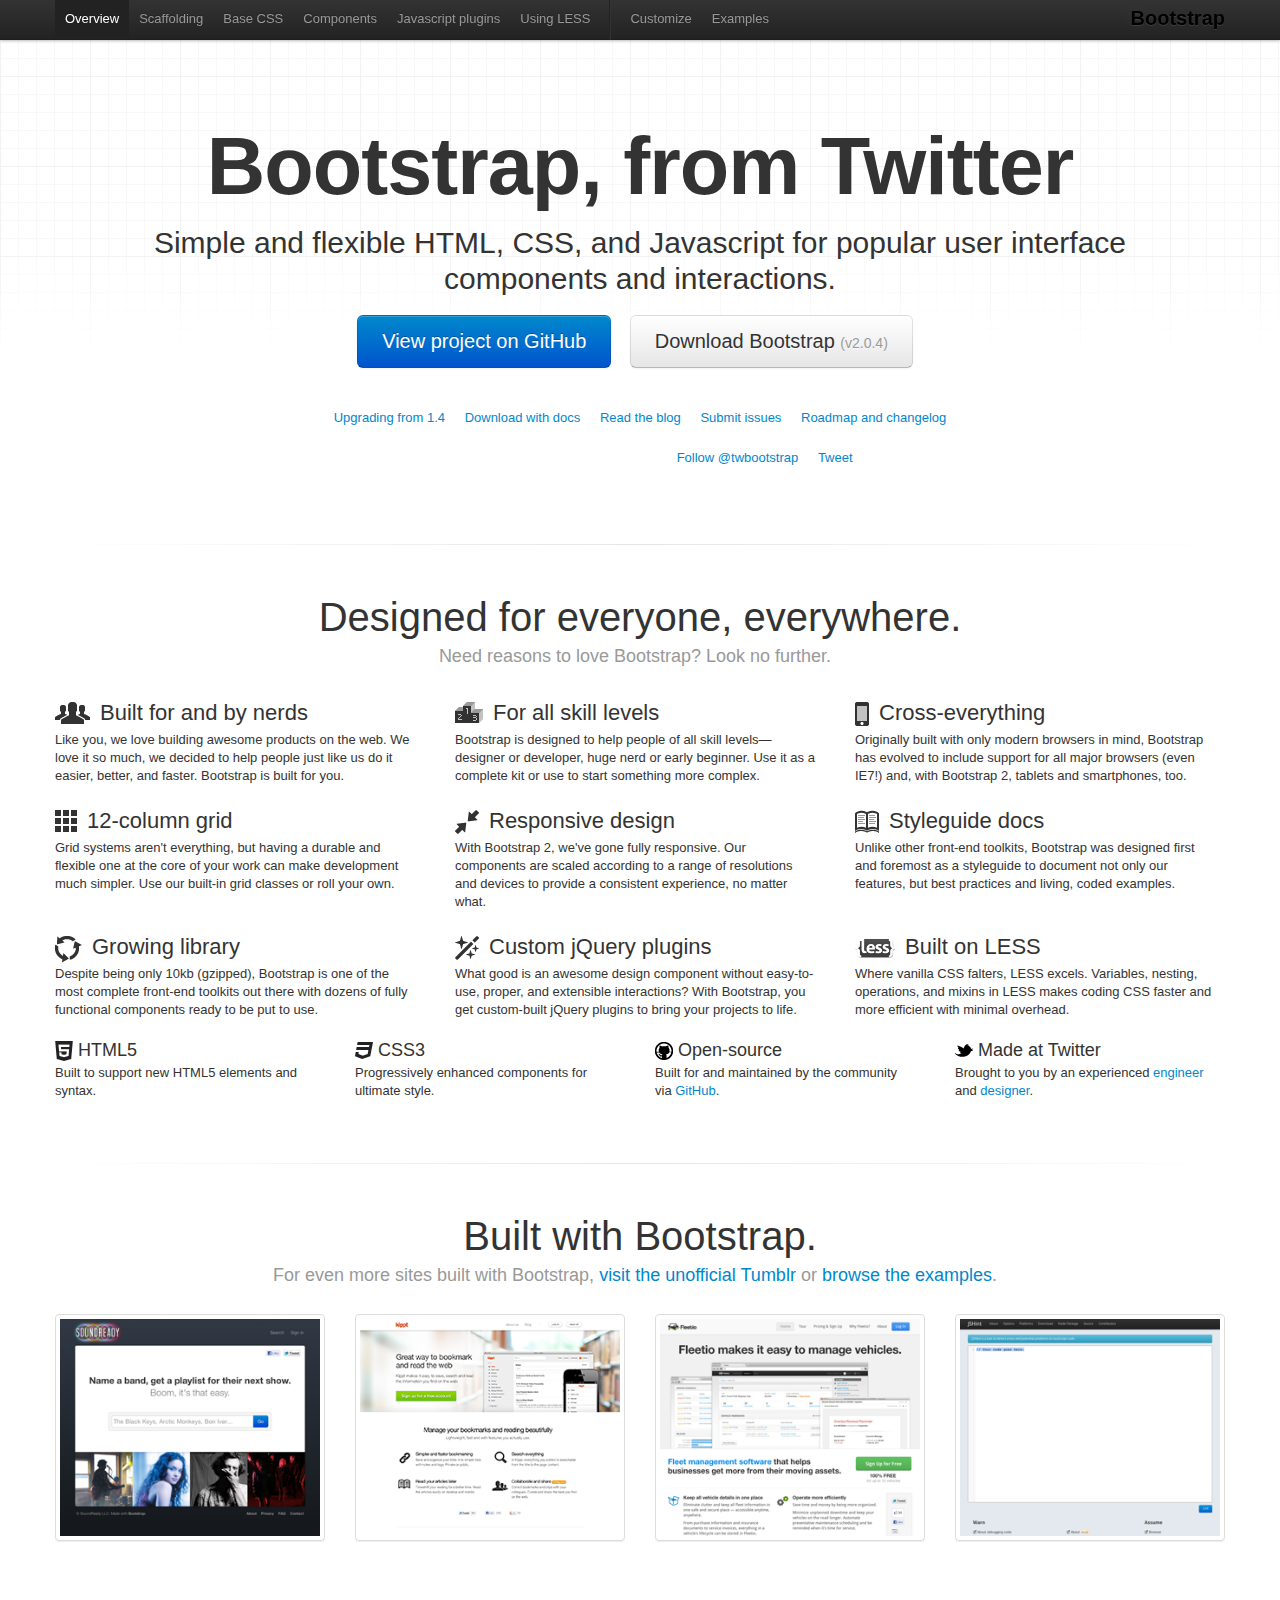
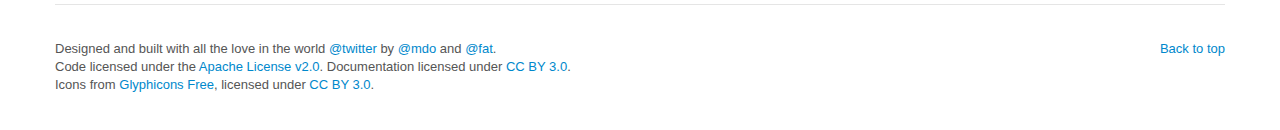
<file: bootstrap/docs/index.html>
<!DOCTYPE html>
<html lang="en">
  <head>
    <meta charset="utf-8">
    <title>Twitter Bootstrap</title>
    <meta name="viewport" content="width=device-width, initial-scale=1.0">
    <meta name="description" content="">
    <meta name="author" content="">

    <!-- Le styles -->
    <link href="assets/css/bootstrap.css" rel="stylesheet">
    <link href="assets/css/bootstrap-responsive.css" rel="stylesheet">
    <link href="assets/css/docs.css" rel="stylesheet">
    <link href="assets/js/google-code-prettify/prettify.css" rel="stylesheet">

    <!-- Le HTML5 shim, for IE6-8 support of HTML5 elements -->
    <!--[if lt IE 9]>
      <script src="http://html5shim.googlecode.com/svn/trunk/html5.js"></script>
    <![endif]-->

    <!-- Le fav and touch icons -->
    <link rel="shortcut icon" href="assets/ico/favicon.ico">
    <link rel="apple-touch-icon-precomposed" sizes="144x144" href="assets/ico/apple-touch-icon-144-precomposed.png">
    <link rel="apple-touch-icon-precomposed" sizes="114x114" href="assets/ico/apple-touch-icon-114-precomposed.png">
    <link rel="apple-touch-icon-precomposed" sizes="72x72" href="assets/ico/apple-touch-icon-72-precomposed.png">
    <link rel="apple-touch-icon-precomposed" href="assets/ico/apple-touch-icon-57-precomposed.png">

  </head>

  <body data-spy="scroll" data-target=".subnav" data-offset="50">


  <!-- Navbar
    ================================================== -->
    <div class="navbar navbar-fixed-top">
      <div class="navbar-inner">
        <div class="container">
          <button type="button"class="btn btn-navbar" data-toggle="collapse" data-target=".nav-collapse">
            <span class="icon-bar"></span>
            <span class="icon-bar"></span>
            <span class="icon-bar"></span>
          </button>
          <a class="brand" href="./index.html">Bootstrap</a>
          <div class="nav-collapse collapse">
            <ul class="nav">
              <li class="active">
                <a href="./index.html">Overview</a>
              </li>
              <li class="">
                <a href="./scaffolding.html">Scaffolding</a>
              </li>
              <li class="">
                <a href="./base-css.html">Base CSS</a>
              </li>
              <li class="">
                <a href="./components.html">Components</a>
              </li>
              <li class="">
                <a href="./javascript.html">Javascript plugins</a>
              </li>
              <li class="">
                <a href="./less.html">Using LESS</a>
              </li>
              <li class="divider-vertical"></li>
              <li class="">
                <a href="./download.html">Customize</a>
              </li>
              <li class="">
                <a href="./examples.html">Examples</a>
              </li>
            </ul>
          </div>
        </div>
      </div>
    </div>

    <div class="container">

<!-- Masthead
================================================== -->
<header class="jumbotron masthead">
  <div class="inner">
    <h1>Bootstrap, from Twitter</h1>
    <p>Simple and flexible HTML, CSS, and Javascript for popular user interface components and interactions.</p>
    <p class="download-info">
      <a href="https://github.com/twitter/bootstrap/" class="btn btn-primary btn-large" >View project on GitHub</a>
      <a href="assets/bootstrap.zip" class="btn btn-large" >Download Bootstrap <small>(v2.0.4)</small></a>
    </p>
  </div>

  <div class="bs-links">
    <ul class="quick-links">
      <li><a href="./upgrading.html">Upgrading from 1.4</a></li>
      <li><a href="https://github.com/twitter/bootstrap/zipball/master">Download with docs</a></li>
      <li><a href="http://blog.getbootstrap.com">Read the blog</a></li>
      <li><a href="https://github.com/twitter/bootstrap/issues?state=open">Submit issues</a></li>
      <li><a href="https://github.com/twitter/bootstrap/wiki">Roadmap and changelog</a></li>
    </ul>
    <ul class="quick-links">
      <li>
        <iframe class="github-btn" src="http://markdotto.github.com/github-buttons/github-btn.html?user=twitter&repo=bootstrap&type=watch&count=true" allowtransparency="true" frameborder="0" scrolling="0" width="112px" height="20px"></iframe>
      </li>
      <li>
        <iframe class="github-btn" src="http://markdotto.github.com/github-buttons/github-btn.html?user=twitter&repo=bootstrap&type=fork&count=true" allowtransparency="true" frameborder="0" scrolling="0" width="98px" height="20px"></iframe>
      </li>
      <li class="follow-btn">
        <a href="https://twitter.com/twbootstrap" class="twitter-follow-button" data-link-color="#0069D6" data-show-count="true">Follow @twbootstrap</a>
      </li>
      <li class="tweet-btn">
        <a href="https://twitter.com/share" class="twitter-share-button" data-url="http://twitter.github.com/bootstrap/" data-count="horizontal" data-via="twbootstrap" data-related="mdo:Creator of Twitter Bootstrap">Tweet</a>
      </li>
    </ul>
  </div>
</header>

<hr class="soften">

<div class="marketing">
  <h1>Designed for everyone, everywhere.</h1>
  <p class="marketing-byline">Need reasons to love Bootstrap? Look no further.</p>
  <div class="row">
    <div class="span4">
      <img class="bs-icon" src="assets/img/glyphicons/glyphicons_042_group.png">
      <h2>Built for and by nerds</h2>
      <p>Like you, we love building awesome products on the web. We love it so much, we decided to help people just like us do it easier, better, and faster. Bootstrap is built for you.</p>
    </div>
    <div class="span4">
      <img class="bs-icon" src="assets/img/glyphicons/glyphicons_079_podium.png">
      <h2>For all skill levels</h2>
      <p>Bootstrap is designed to help people of all skill levels&mdash;designer or developer, huge nerd or early beginner. Use it as a complete kit or use to start something more complex.</p>
    </div>
    <div class="span4">
      <img class="bs-icon" src="assets/img/glyphicons/glyphicons_163_iphone.png">
      <h2>Cross-everything</h2>
      <p>Originally built with only modern browsers in mind, Bootstrap has evolved to include support for all major browsers (even IE7!) and, with Bootstrap 2, tablets and smartphones, too.</p>
    </div>
  </div><!--/row-->
  <div class="row">
    <div class="span4">
      <img class="bs-icon" src="assets/img/glyphicons/glyphicons_155_show_thumbnails.png">
      <h2>12-column grid</h2>
      <p>Grid systems aren't everything, but having a durable and flexible one at the core of your work can make development much simpler. Use our built-in grid classes or roll your own.</p>
    </div>
    <div class="span4">
      <img class="bs-icon" src="assets/img/glyphicons/glyphicons_214_resize_small.png">
      <h2>Responsive design</h2>
      <p>With Bootstrap 2, we've gone fully responsive. Our components are scaled according to a range of resolutions and devices to provide a consistent experience, no matter what.</p>
    </div>
    <div class="span4">
      <img class="bs-icon" src="assets/img/glyphicons/glyphicons_266_book_open.png">
      <h2>Styleguide docs</h2>
      <p>Unlike other front-end toolkits, Bootstrap was designed first and foremost as a styleguide to document not only our features, but best practices and living, coded examples.</p>
    </div>
  </div><!--/row-->
  <div class="row">
    <div class="span4">
      <img class="bs-icon" src="assets/img/glyphicons/glyphicons_082_roundabout.png">
      <h2>Growing library</h2>
      <p>Despite being only 10kb (gzipped), Bootstrap is one of the most complete front-end toolkits out there with dozens of fully functional components ready to be put to use.</p>
    </div>
    <div class="span4">
      <img class="bs-icon" src="assets/img/glyphicons/glyphicons_009_magic.png">
      <h2>Custom jQuery plugins</h2>
      <p>What good is an awesome design component without easy-to-use, proper, and extensible interactions? With Bootstrap, you get custom-built jQuery plugins to bring your projects to life.</p>
    </div>
    <div class="span4">
      <img class="bs-icon" src="assets/img/less-small.png">
      <h2>Built on LESS</h2>
      <p>Where vanilla CSS falters, LESS excels. Variables, nesting, operations, and mixins in LESS makes coding CSS faster and more efficient with minimal overhead.</p>
    </div>
  </div><!--/row-->
  <div class="row">
    <div class="span3">
      <img class="small-bs-icon" src="assets/img/icon-html5.png">
      <h3>HTML5</h3>
      <p>Built to support new HTML5 elements and syntax.</p>
    </div>
    <div class="span3">
      <img class="small-bs-icon" src="assets/img/icon-css3.png">
      <h3>CSS3</h3>
      <p>Progressively enhanced components for ultimate style.</p>
    </div>
    <div class="span3">
      <img class="small-bs-icon" src="assets/img/icon-github.png">
      <h3>Open-source</h3>
      <p>Built for and maintained by the community via <a href="https://github.com">GitHub</a>.</p>
    </div>
    <div class="span3">
      <img class="small-bs-icon" src="assets/img/icon-twitter.png">
      <h3>Made at Twitter</h3>
      <p>Brought to you by an experienced <a href="http://twitter.com/fat">engineer</a> and <a href="http://twitter.com/mdo">designer</a>.</p>
    </div>
  </div><!--/row-->

  <hr class="soften">

  <h1>Built with Bootstrap.</h1>
  <p class="marketing-byline">For even more sites built with Bootstrap, <a href="http://builtwithbootstrap.tumblr.com/" target="_blank">visit the unofficial Tumblr</a> or <a href="./examples.html">browse the examples</a>.</p>
  <ul class="thumbnails example-sites">
    <li class="span3">
      <a class="thumbnail" href="http://soundready.fm/" target="_blank">
        <img src="assets/img/example-sites/soundready.png" alt="SoundReady.fm">
      </a>
    </li>
    <li class="span3">
      <a class="thumbnail" href="http://kippt.com/" target="_blank">
        <img src="assets/img/example-sites/kippt.png" alt="Kippt">
      </a>
    </li>
    <li class="span3">
      <a class="thumbnail" href="http://www.fleetio.com/" target="_blank">
        <img src="assets/img/example-sites/fleetio.png" alt="Fleetio">
      </a>
    </li>
    <li class="span3">
      <a class="thumbnail" href="http://www.jshint.com/" target="_blank">
        <img src="assets/img/example-sites/jshint.png" alt="JS Hint">
      </a>
    </li>
  </ul>

</div><!-- /.marketing -->

     <!-- Footer
      ================================================== -->
      <footer class="footer">
        <p class="pull-right"><a href="#">Back to top</a></p>
        <p>Designed and built with all the love in the world <a href="http://twitter.com/twitter" target="_blank">@twitter</a> by <a href="http://twitter.com/mdo" target="_blank">@mdo</a> and <a href="http://twitter.com/fat" target="_blank">@fat</a>.</p>
        <p>Code licensed under the <a href="http://www.apache.org/licenses/LICENSE-2.0" target="_blank">Apache License v2.0</a>. Documentation licensed under <a href="http://creativecommons.org/licenses/by/3.0/">CC BY 3.0</a>.</p>
        <p>Icons from <a href="http://glyphicons.com">Glyphicons Free</a>, licensed under <a href="http://creativecommons.org/licenses/by/3.0/">CC BY 3.0</a>.</p>
      </footer>

    </div><!-- /container -->



    <!-- Le javascript
    ================================================== -->
    <!-- Placed at the end of the document so the pages load faster -->
    <script type="text/javascript" src="http://platform.twitter.com/widgets.js"></script>
    <script src="assets/js/jquery.js"></script>
    <script src="assets/js/google-code-prettify/prettify.js"></script>
    <script src="assets/js/bootstrap-transition.js"></script>
    <script src="assets/js/bootstrap-alert.js"></script>
    <script src="assets/js/bootstrap-modal.js"></script>
    <script src="assets/js/bootstrap-dropdown.js"></script>
    <script src="assets/js/bootstrap-scrollspy.js"></script>
    <script src="assets/js/bootstrap-tab.js"></script>
    <script src="assets/js/bootstrap-tooltip.js"></script>
    <script src="assets/js/bootstrap-popover.js"></script>
    <script src="assets/js/bootstrap-button.js"></script>
    <script src="assets/js/bootstrap-collapse.js"></script>
    <script src="assets/js/bootstrap-carousel.js"></script>
    <script src="assets/js/bootstrap-typeahead.js"></script>
    <script src="assets/js/application.js"></script>


  </body>
</html>
</file>
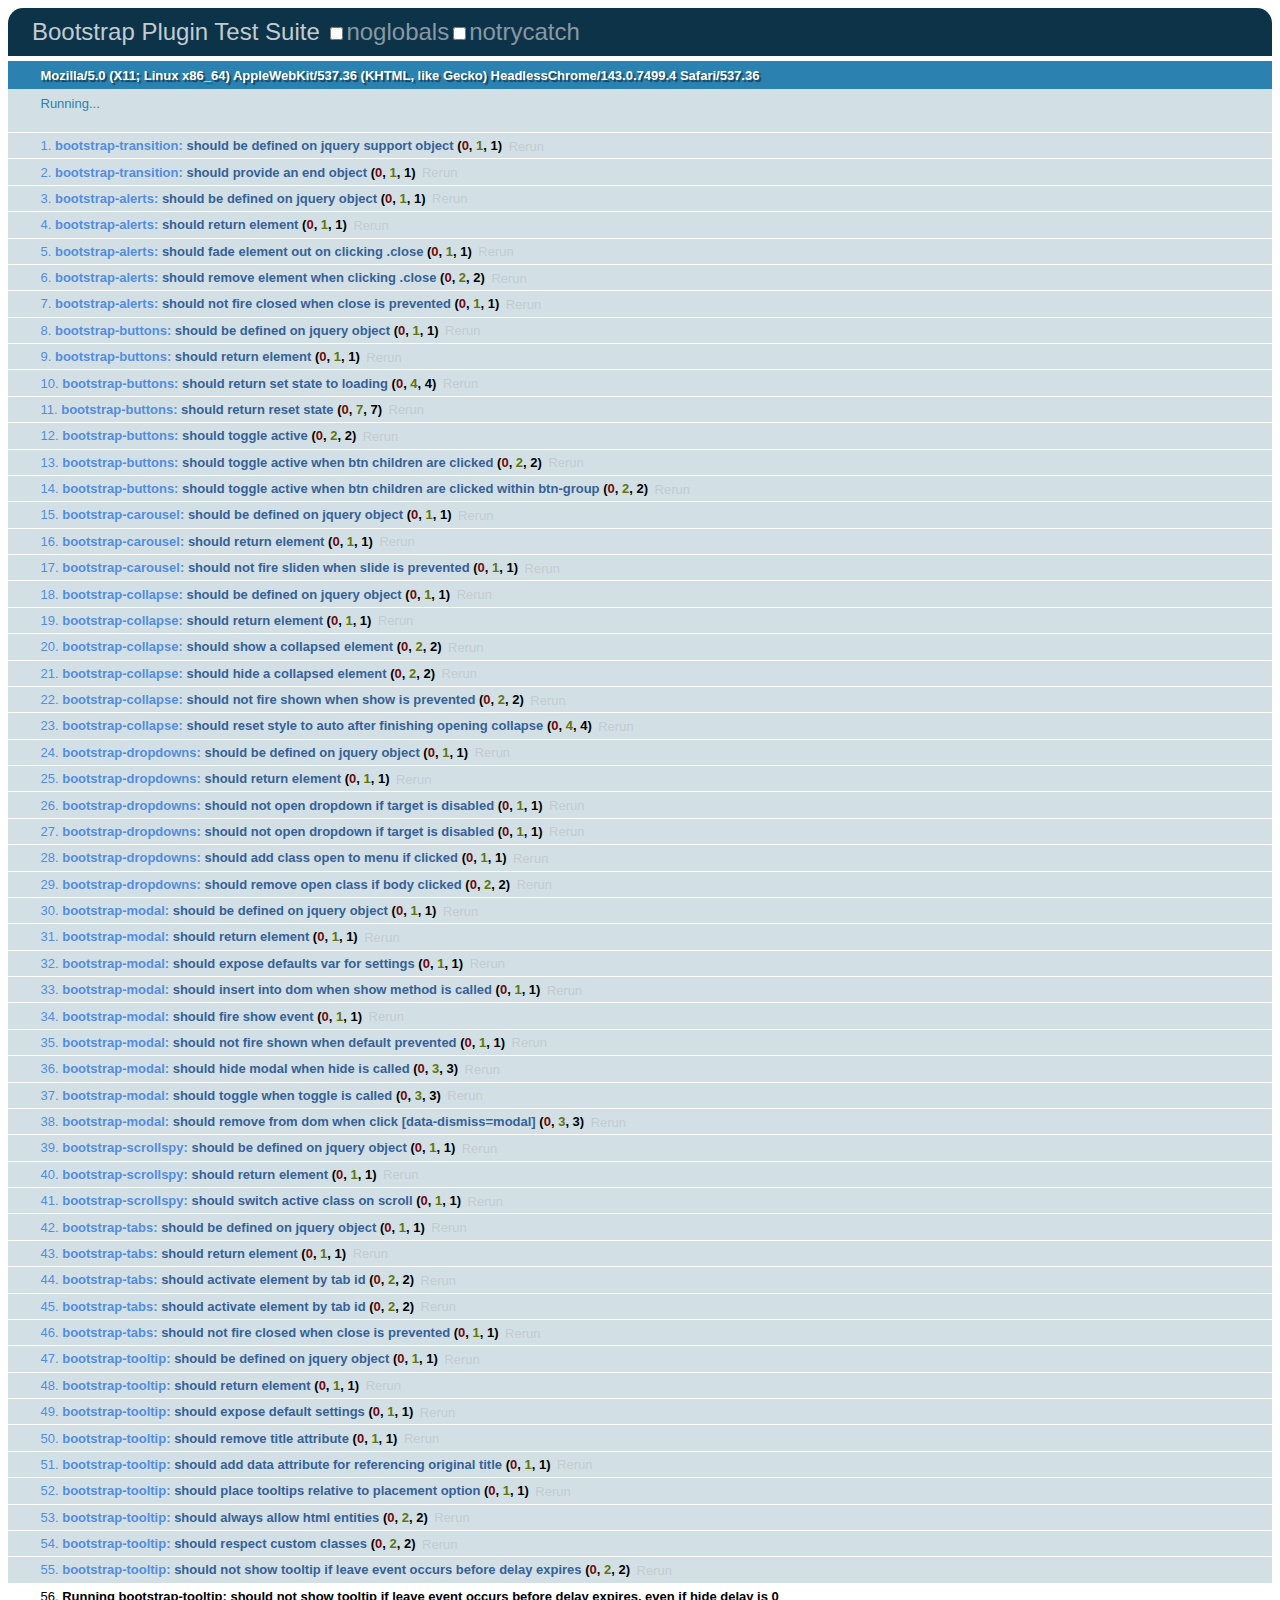
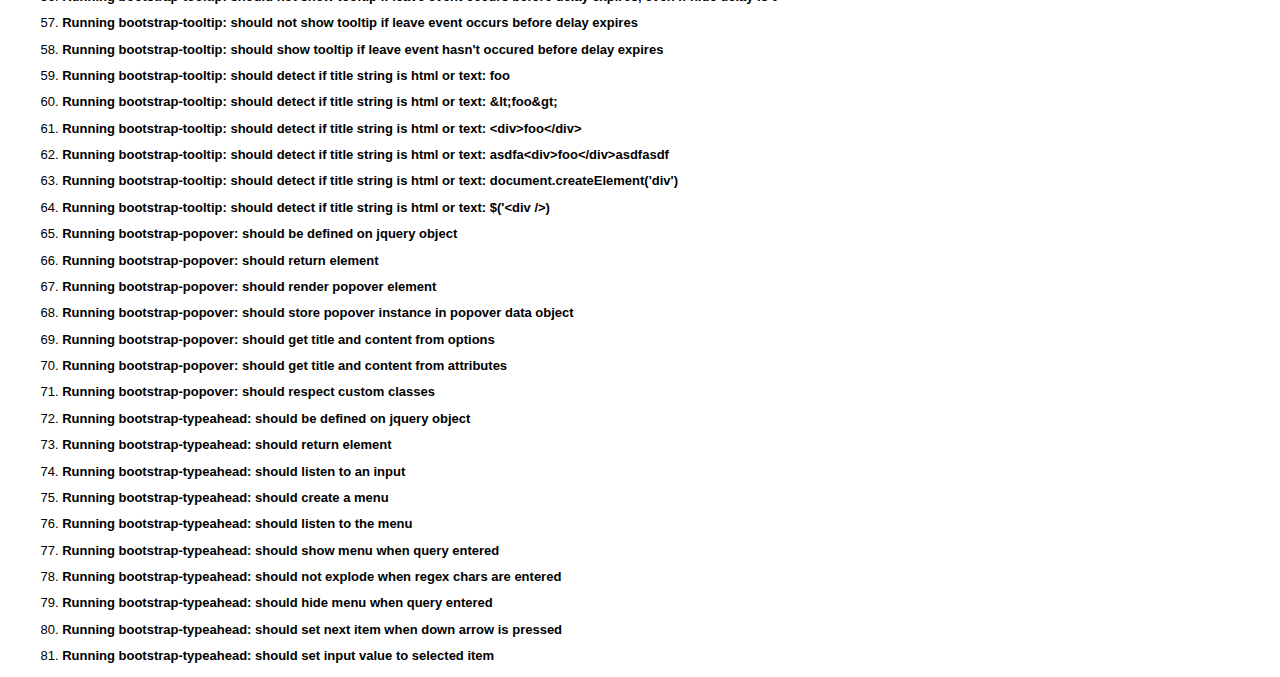
<file: bootstrap/js/tests/index.html>
<!DOCTYPE HTML>
<html>
<head>
  <title>Bootstrap Plugin Test Suite</title>

  <!-- jquery -->
  <!--<script src="http://code.jquery.com/jquery-1.7.min.js"></script>-->
  <script src="vendor/jquery.js"></script>

  <!-- qunit -->
  <link rel="stylesheet" href="vendor/qunit.css" type="text/css" media="screen" />
  <script src="vendor/qunit.js"></script>

  <!-- phantomjs logging script-->
  <script src="unit/bootstrap-phantom.js"></script>

  <!--  plugin sources -->
  <script src="../../js/bootstrap-transition.js"></script>
  <script src="../../js/bootstrap-alert.js"></script>
  <script src="../../js/bootstrap-button.js"></script>
  <script src="../../js/bootstrap-carousel.js"></script>
  <script src="../../js/bootstrap-collapse.js"></script>
  <script src="../../js/bootstrap-dropdown.js"></script>
  <script src="../../js/bootstrap-modal.js"></script>
  <script src="../../js/bootstrap-scrollspy.js"></script>
  <script src="../../js/bootstrap-tab.js"></script>
  <script src="../../js/bootstrap-tooltip.js"></script>
  <script src="../../js/bootstrap-popover.js"></script>
  <script src="../../js/bootstrap-typeahead.js"></script>

  <!-- unit tests -->
  <script src="unit/bootstrap-transition.js"></script>
  <script src="unit/bootstrap-alert.js"></script>
  <script src="unit/bootstrap-button.js"></script>
  <script src="unit/bootstrap-carousel.js"></script>
  <script src="unit/bootstrap-collapse.js"></script>
  <script src="unit/bootstrap-dropdown.js"></script>
  <script src="unit/bootstrap-modal.js"></script>
  <script src="unit/bootstrap-scrollspy.js"></script>
  <script src="unit/bootstrap-tab.js"></script>
  <script src="unit/bootstrap-tooltip.js"></script>
  <script src="unit/bootstrap-popover.js"></script>
  <script src="unit/bootstrap-typeahead.js"></script>
</head>
<body>
  <div>
    <h1 id="qunit-header">Bootstrap Plugin Test Suite</h1>
    <h2 id="qunit-banner"></h2>
    <h2 id="qunit-userAgent"></h2>
    <ol id="qunit-tests"></ol>
    <div id="qunit-fixture"></div>
  </div>
</body>
</html>
</file>
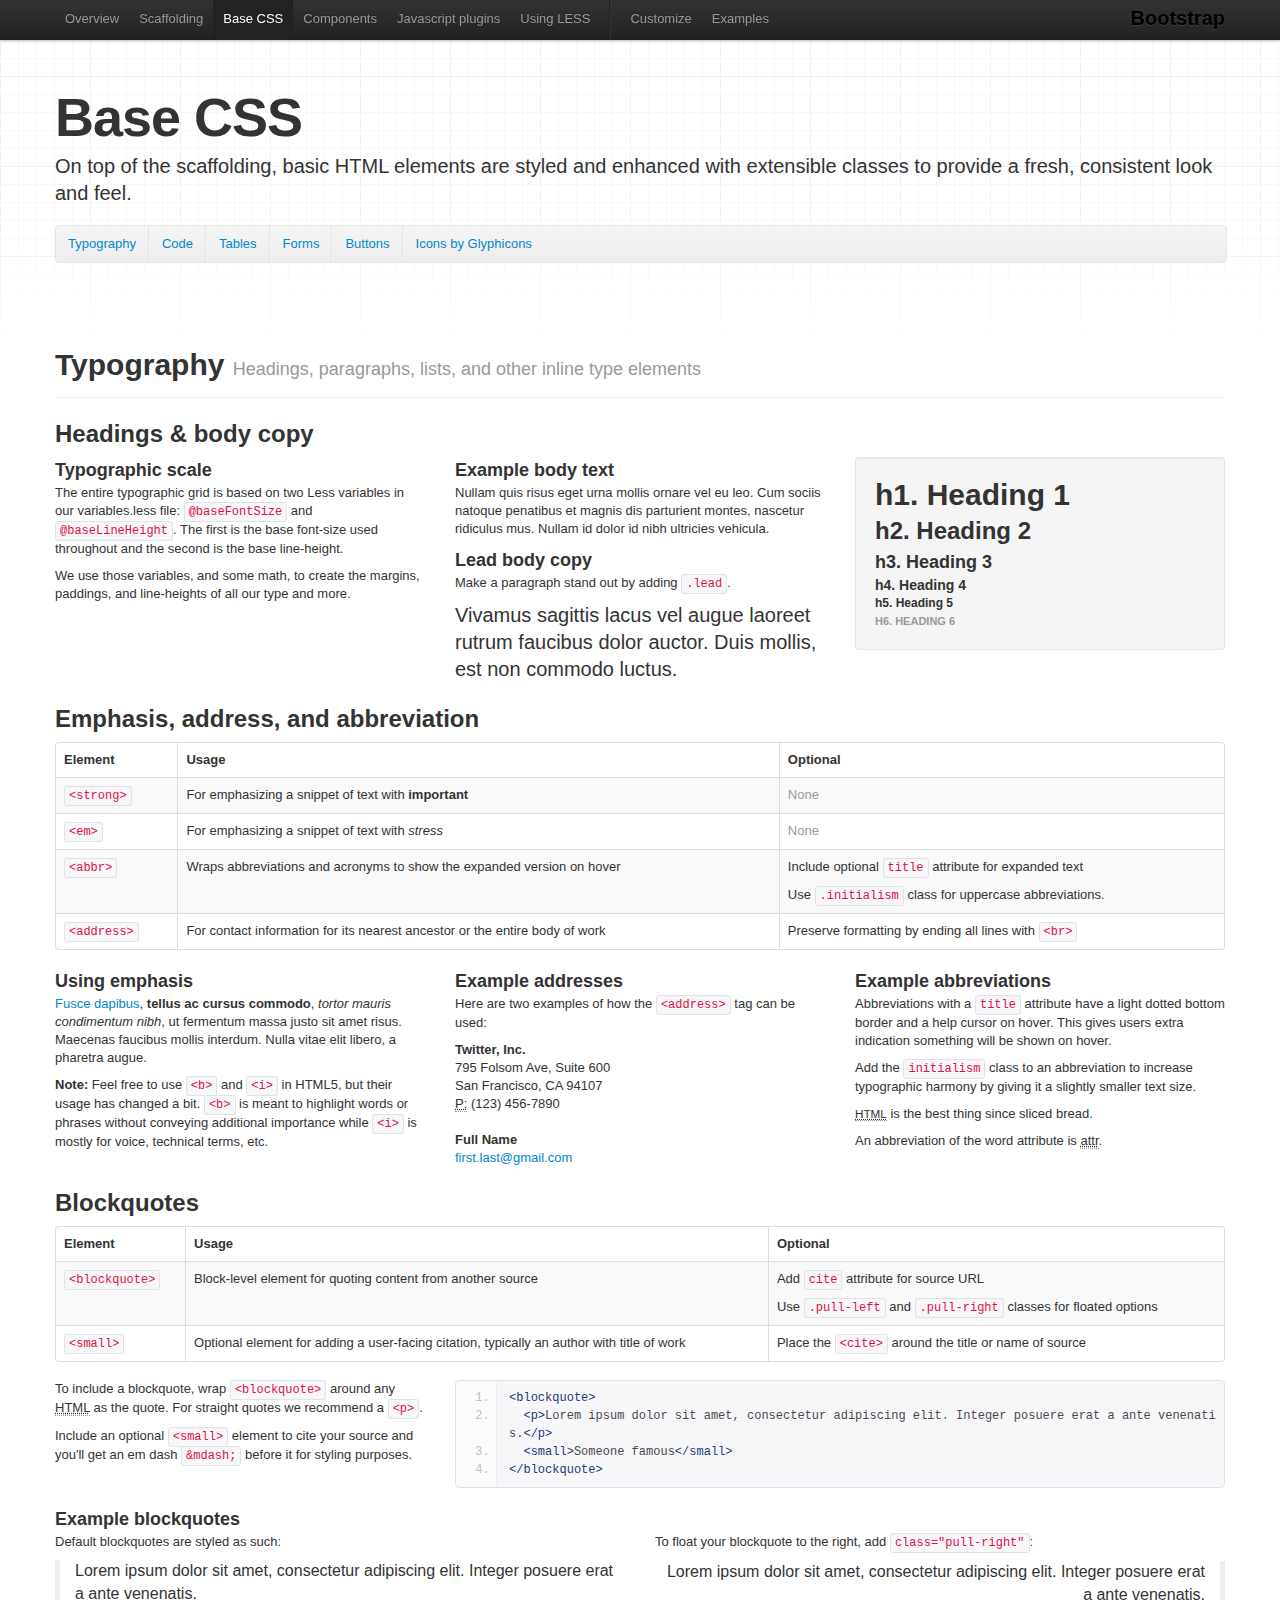
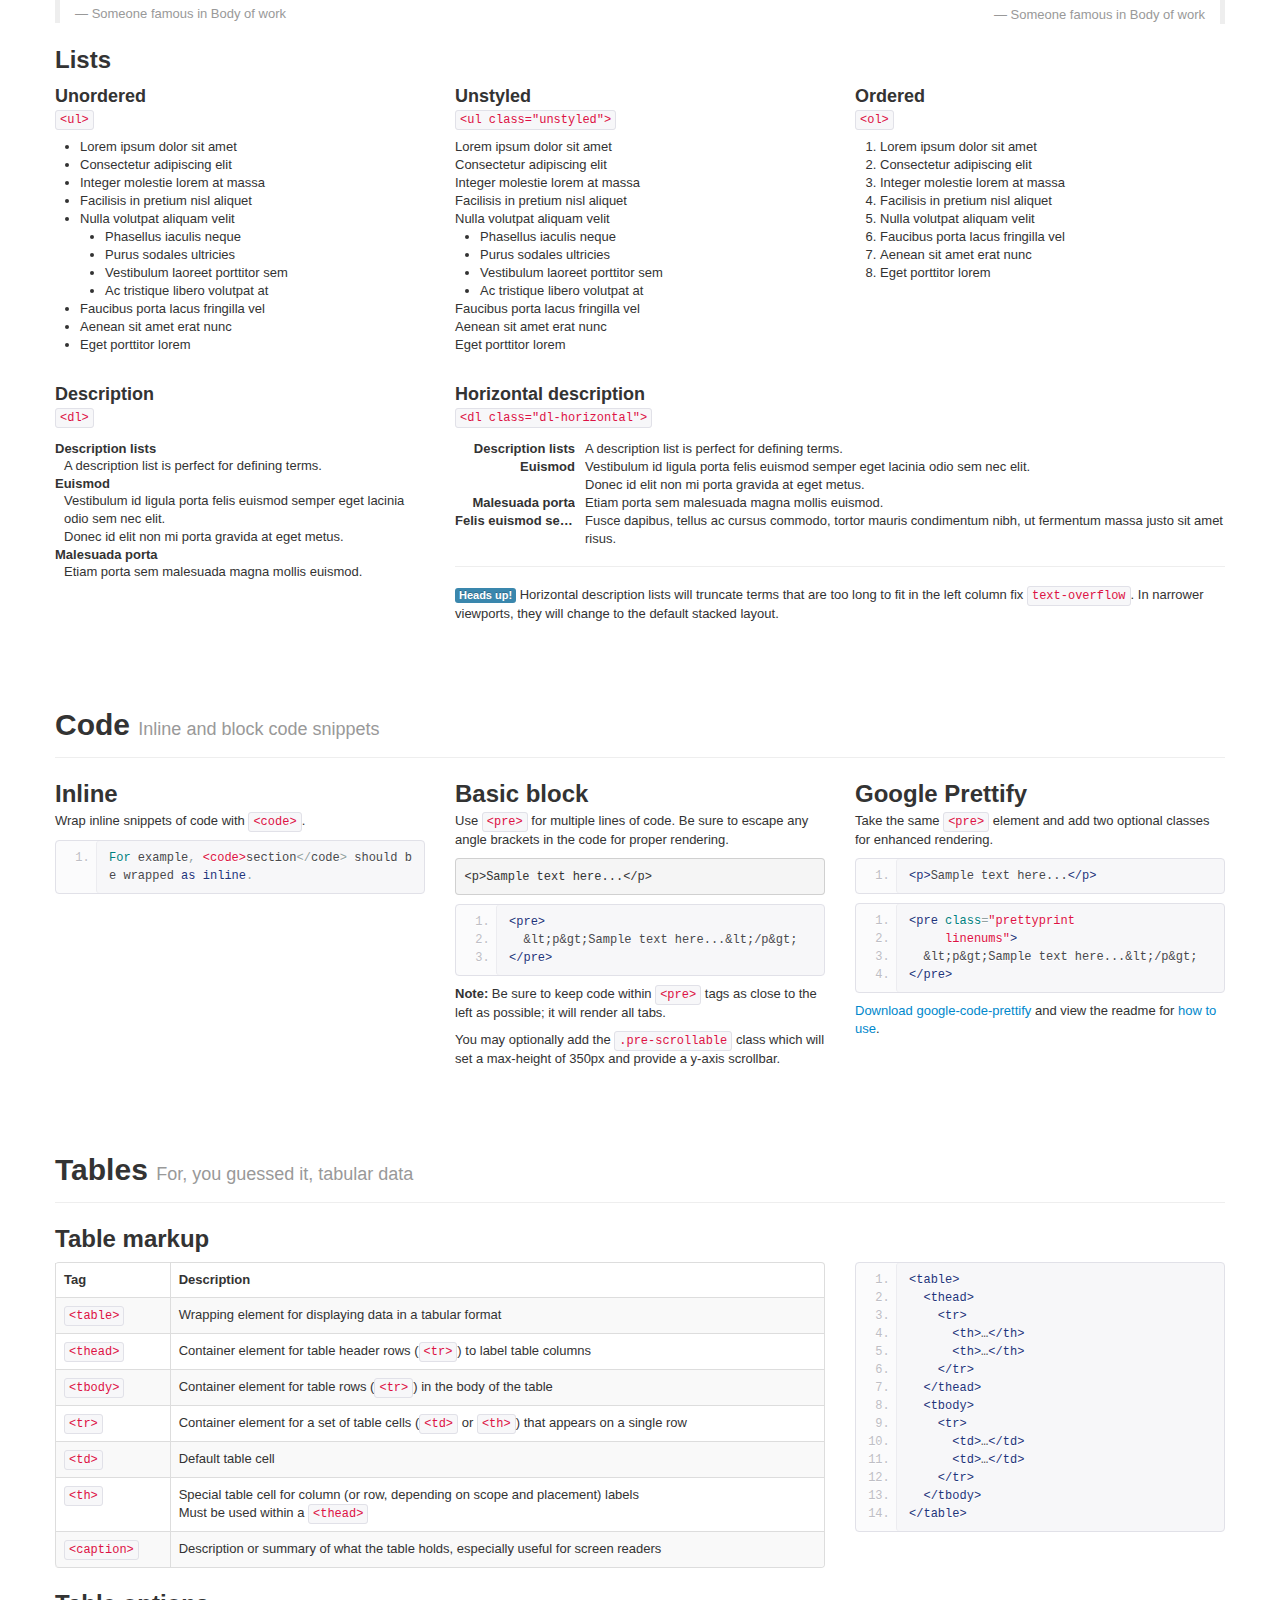
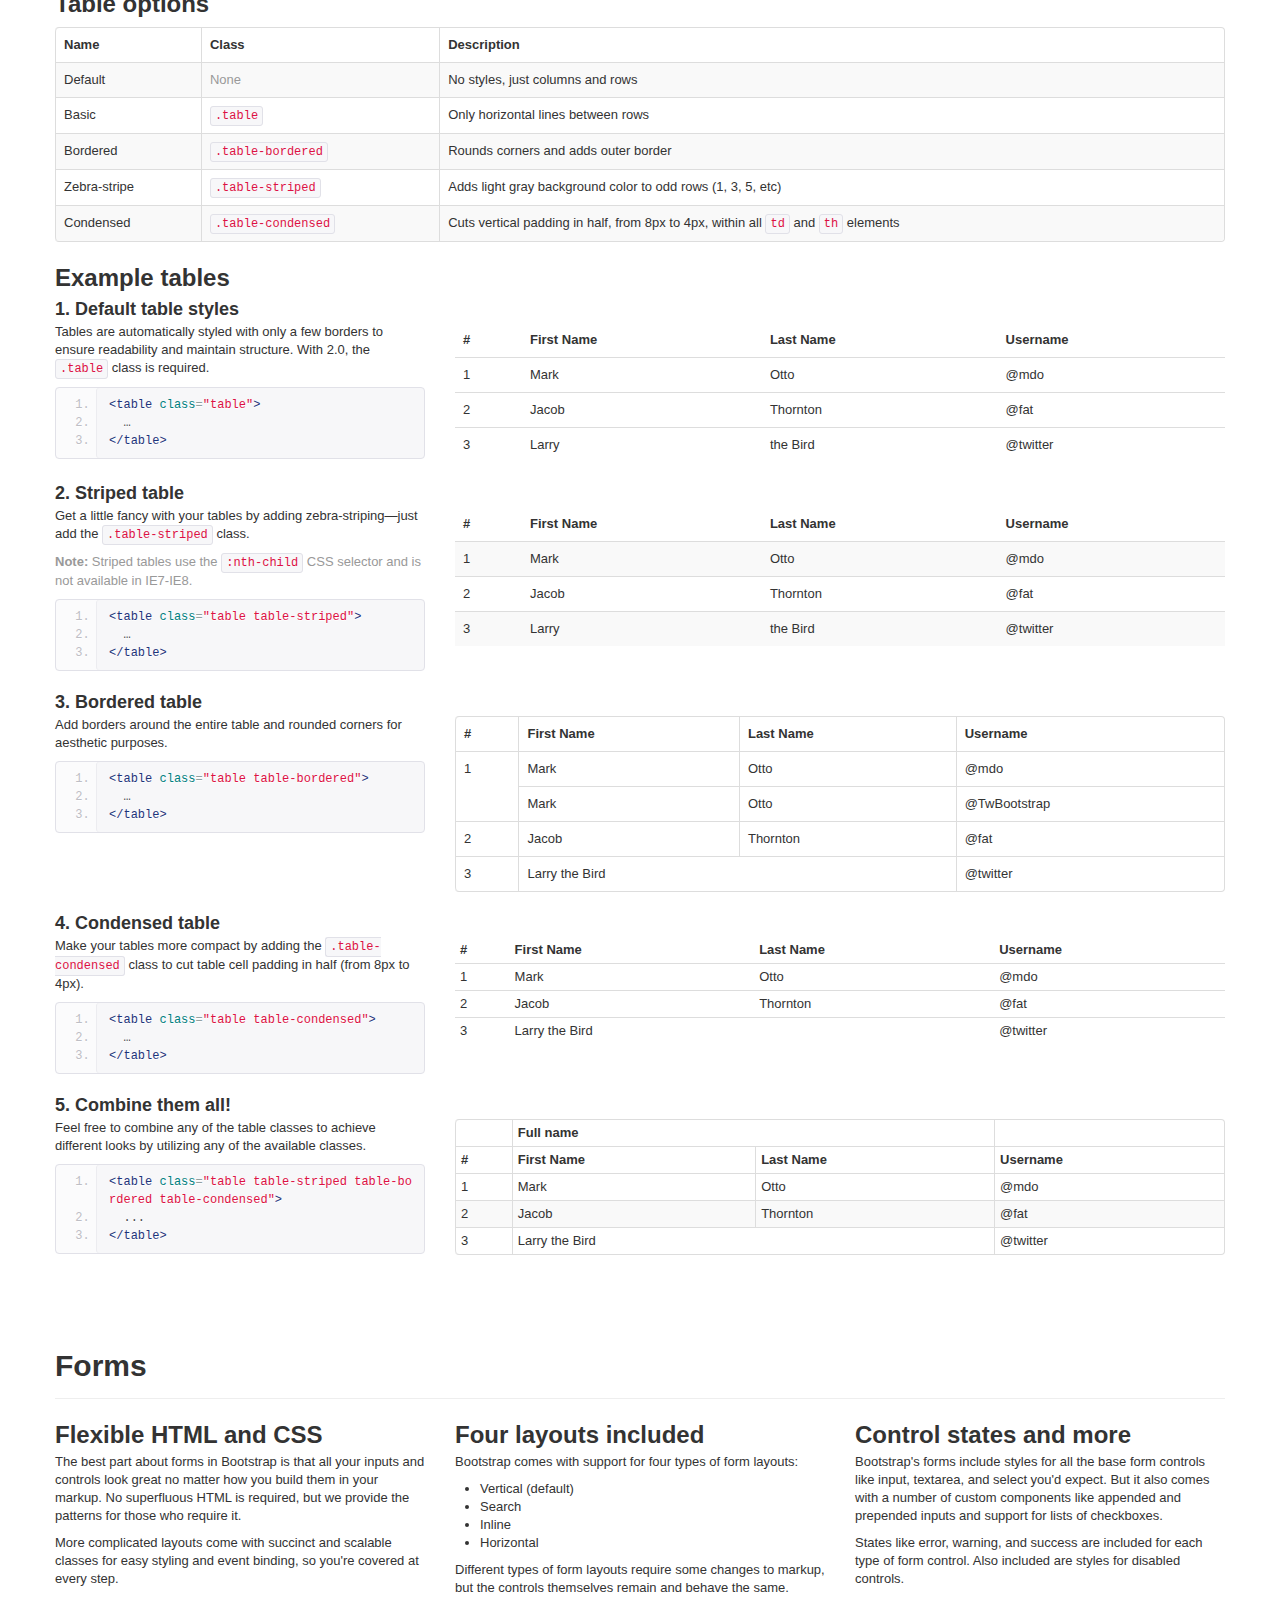
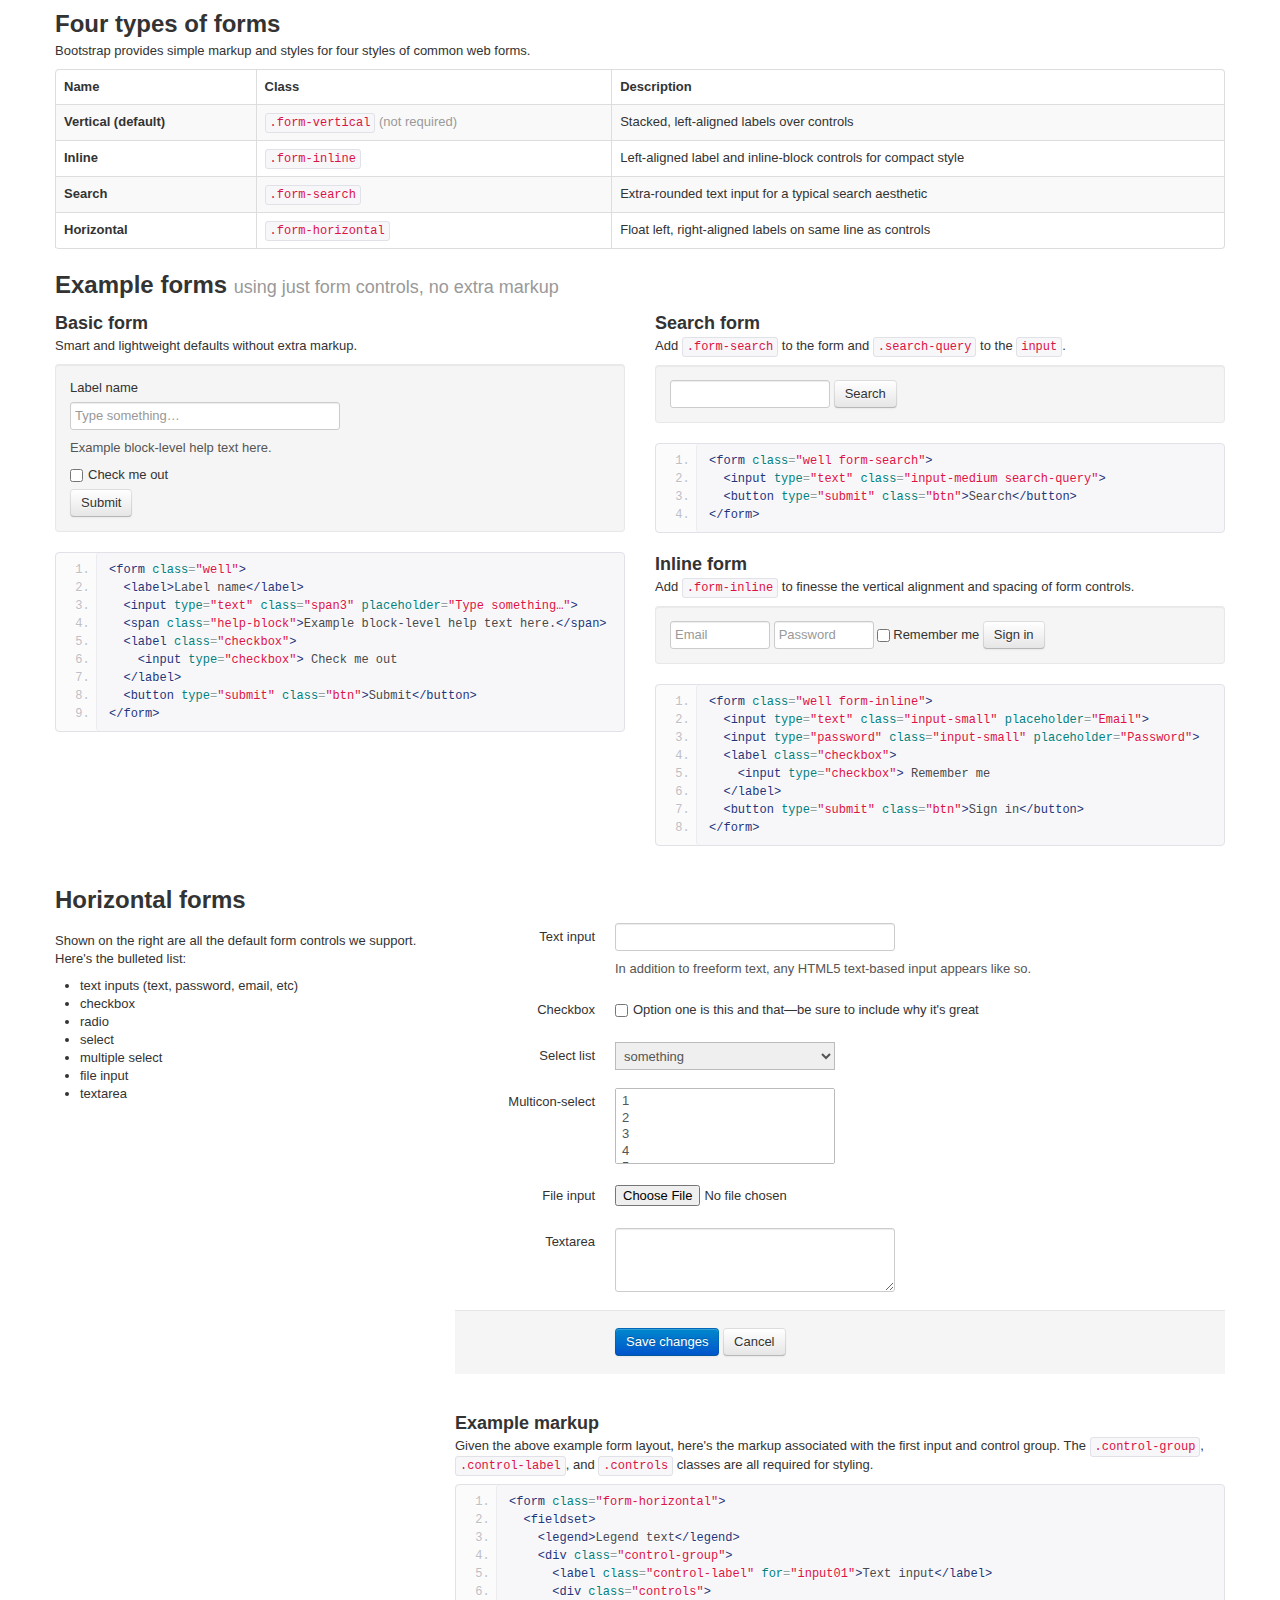
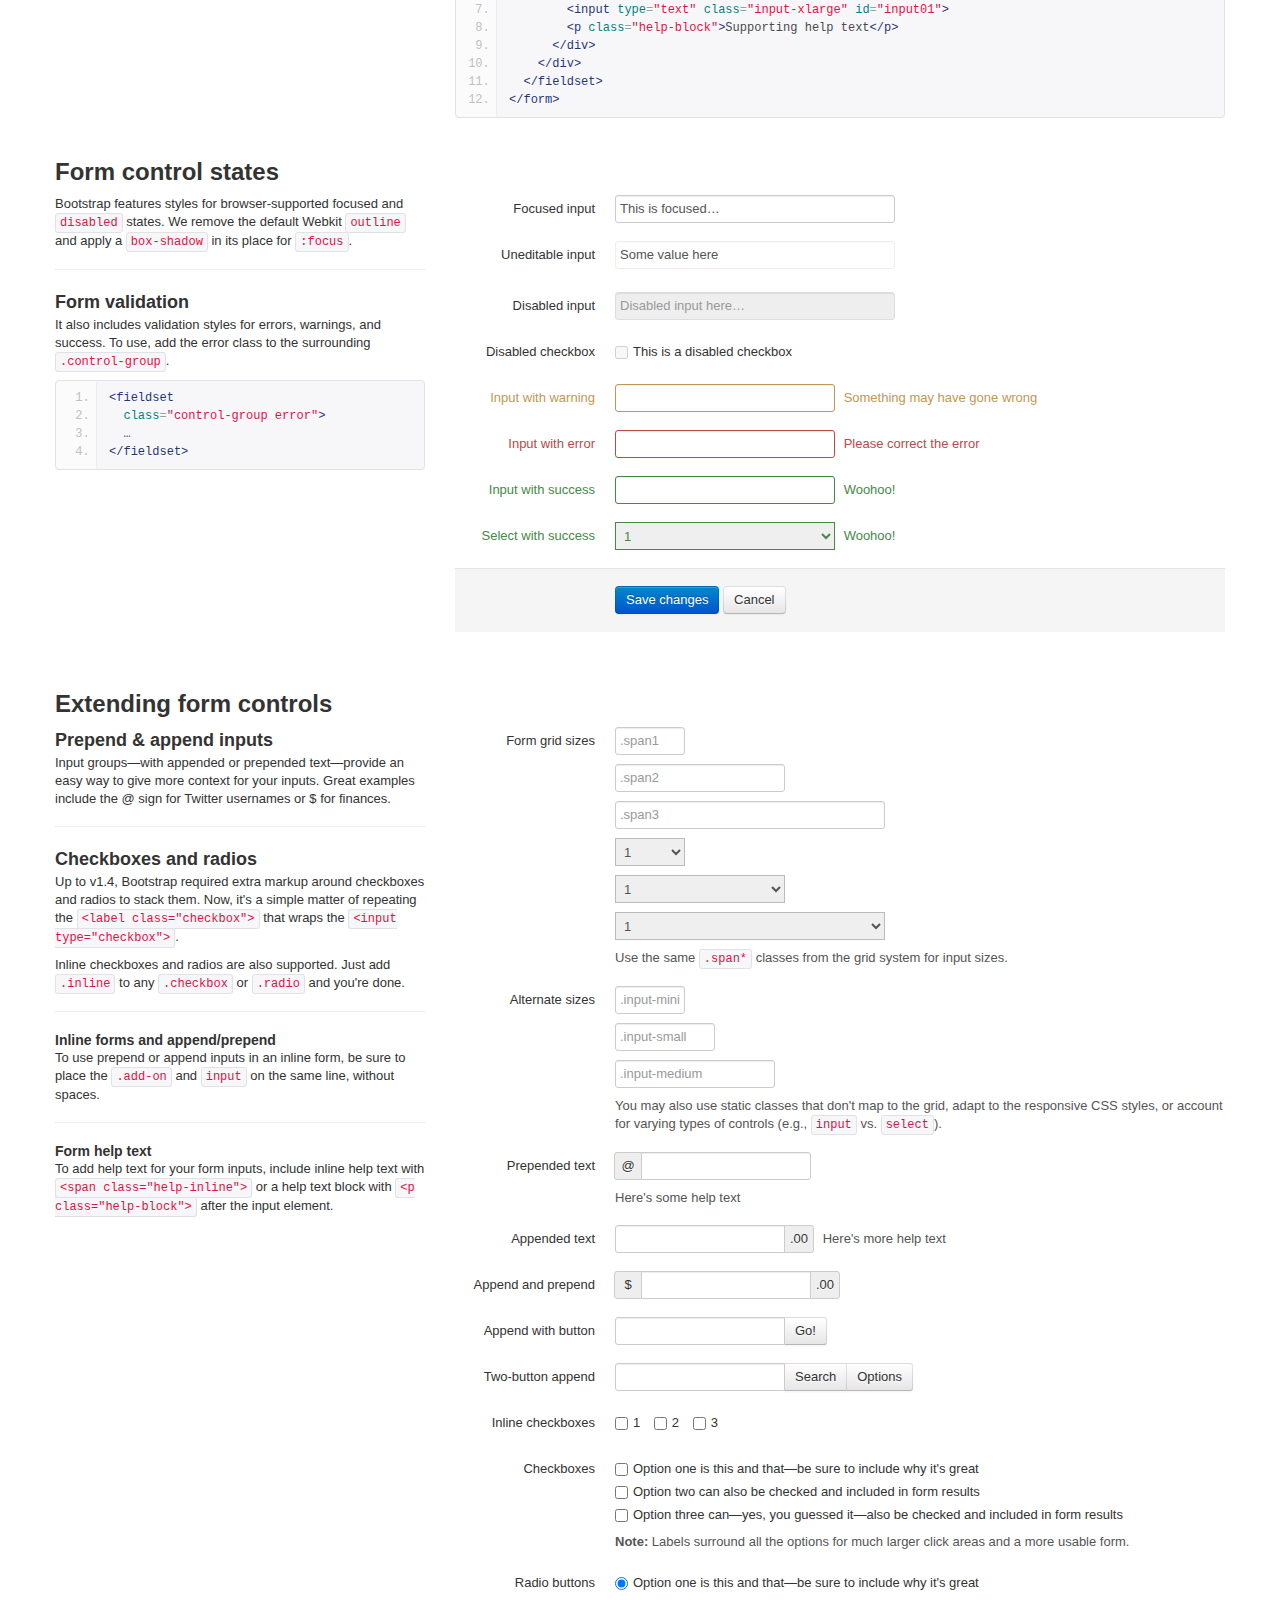
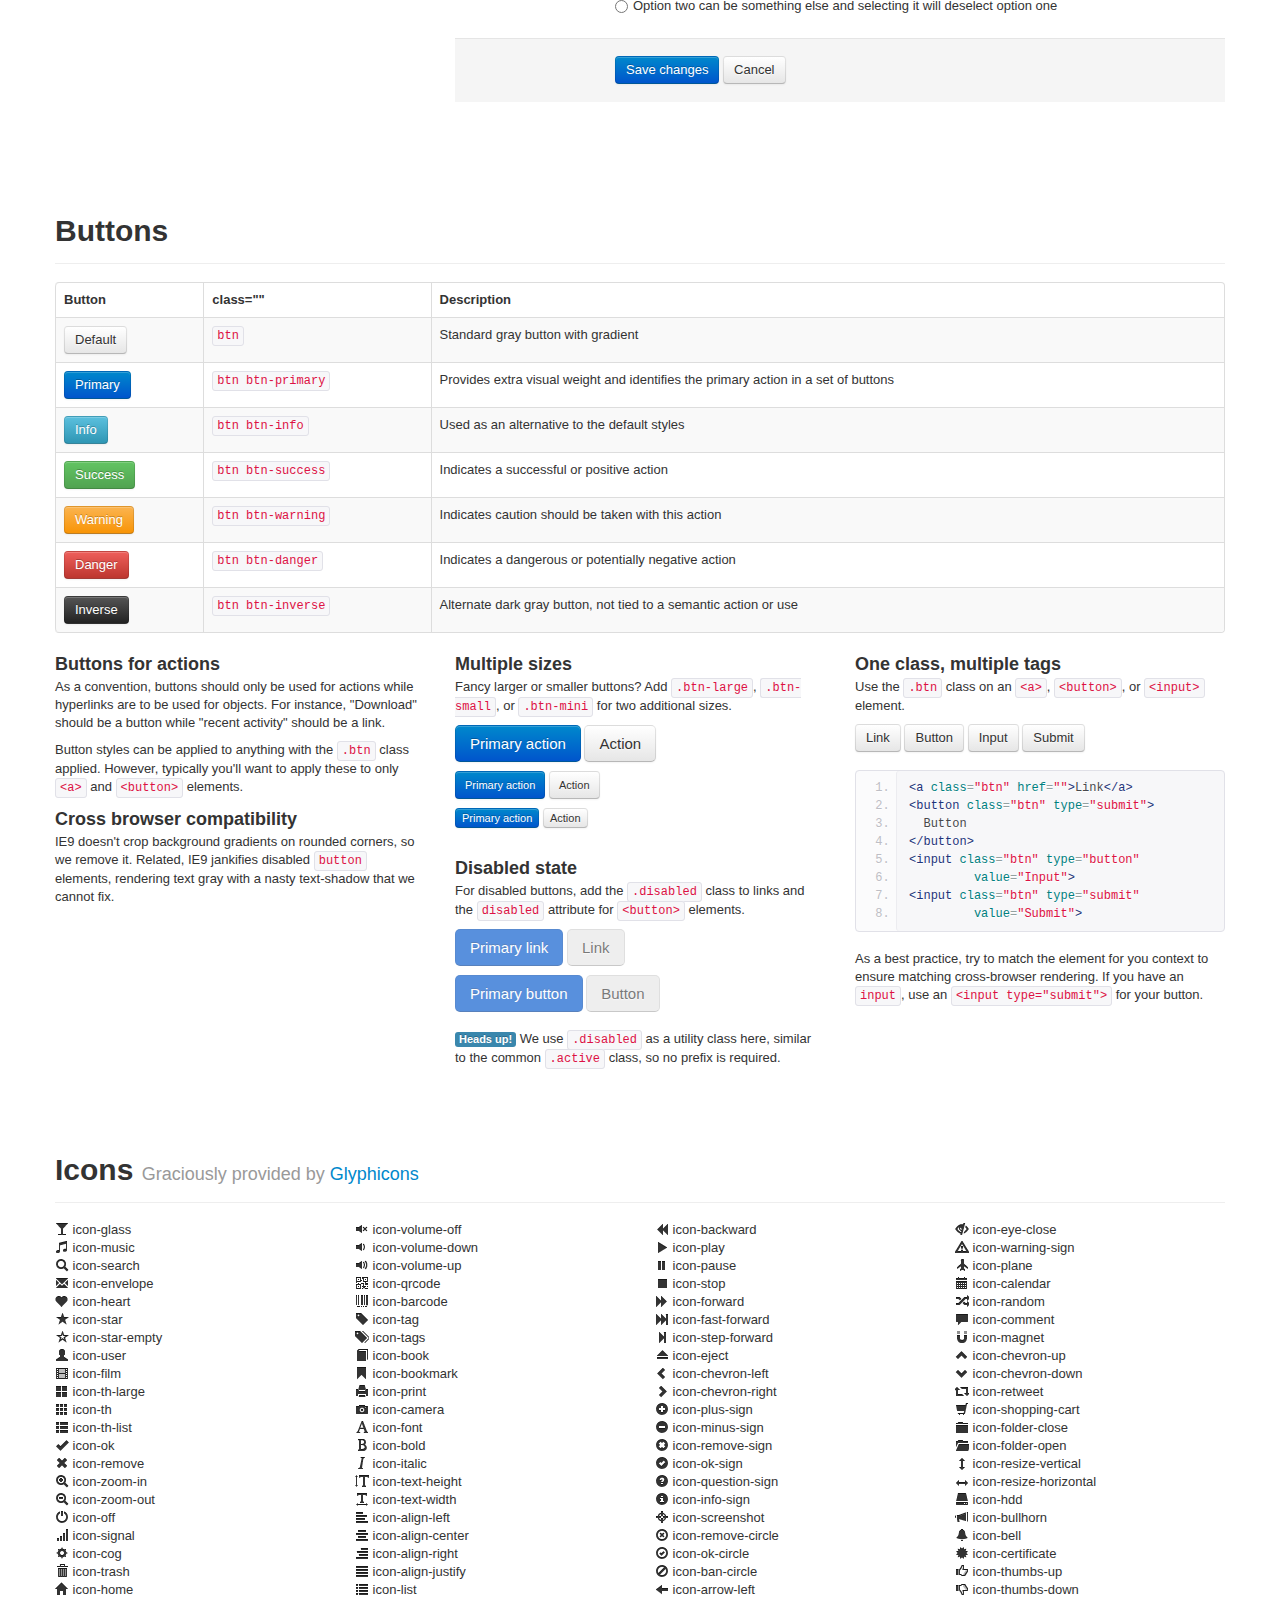
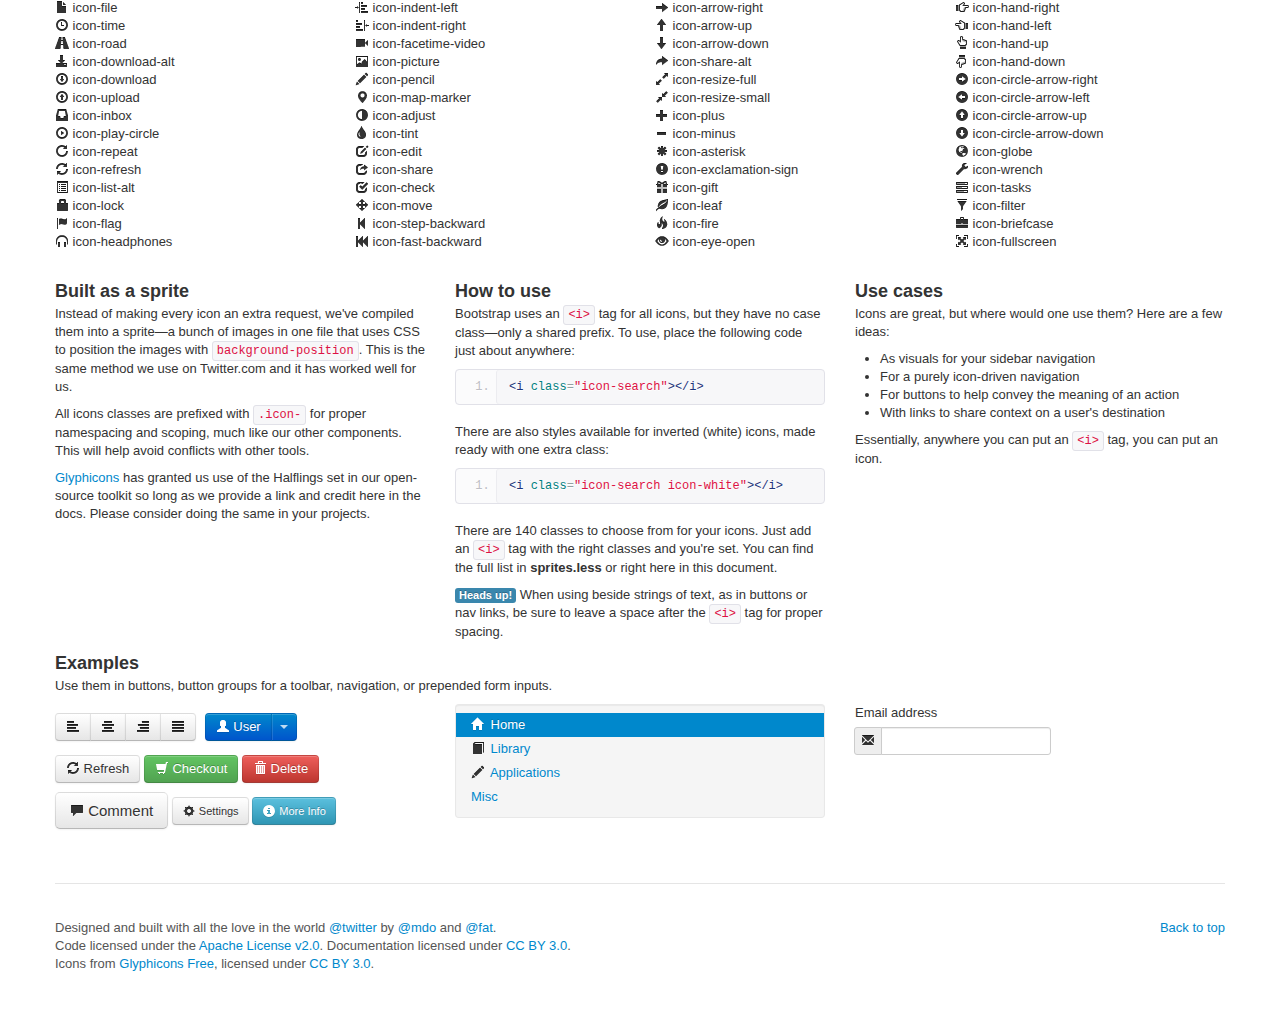
<file: bootstrap/docs/base-css.html>
<!DOCTYPE html>
<html lang="en">
  <head>
    <meta charset="utf-8">
    <title>Base · Twitter Bootstrap</title>
    <meta name="viewport" content="width=device-width, initial-scale=1.0">
    <meta name="description" content="">
    <meta name="author" content="">

    <!-- Le styles -->
    <link href="assets/css/bootstrap.css" rel="stylesheet">
    <link href="assets/css/bootstrap-responsive.css" rel="stylesheet">
    <link href="assets/css/docs.css" rel="stylesheet">
    <link href="assets/js/google-code-prettify/prettify.css" rel="stylesheet">

    <!-- Le HTML5 shim, for IE6-8 support of HTML5 elements -->
    <!--[if lt IE 9]>
      <script src="http://html5shim.googlecode.com/svn/trunk/html5.js"></script>
    <![endif]-->

    <!-- Le fav and touch icons -->
    <link rel="shortcut icon" href="assets/ico/favicon.ico">
    <link rel="apple-touch-icon-precomposed" sizes="144x144" href="assets/ico/apple-touch-icon-144-precomposed.png">
    <link rel="apple-touch-icon-precomposed" sizes="114x114" href="assets/ico/apple-touch-icon-114-precomposed.png">
    <link rel="apple-touch-icon-precomposed" sizes="72x72" href="assets/ico/apple-touch-icon-72-precomposed.png">
    <link rel="apple-touch-icon-precomposed" href="assets/ico/apple-touch-icon-57-precomposed.png">

  </head>

  <body data-spy="scroll" data-target=".subnav" data-offset="50">


  <!-- Navbar
    ================================================== -->
    <div class="navbar navbar-fixed-top">
      <div class="navbar-inner">
        <div class="container">
          <button type="button"class="btn btn-navbar" data-toggle="collapse" data-target=".nav-collapse">
            <span class="icon-bar"></span>
            <span class="icon-bar"></span>
            <span class="icon-bar"></span>
          </button>
          <a class="brand" href="./index.html">Bootstrap</a>
          <div class="nav-collapse collapse">
            <ul class="nav">
              <li class="">
                <a href="./index.html">Overview</a>
              </li>
              <li class="">
                <a href="./scaffolding.html">Scaffolding</a>
              </li>
              <li class="active">
                <a href="./base-css.html">Base CSS</a>
              </li>
              <li class="">
                <a href="./components.html">Components</a>
              </li>
              <li class="">
                <a href="./javascript.html">Javascript plugins</a>
              </li>
              <li class="">
                <a href="./less.html">Using LESS</a>
              </li>
              <li class="divider-vertical"></li>
              <li class="">
                <a href="./download.html">Customize</a>
              </li>
              <li class="">
                <a href="./examples.html">Examples</a>
              </li>
            </ul>
          </div>
        </div>
      </div>
    </div>

    <div class="container">

<!-- Masthead
================================================== -->
<header class="jumbotron subhead" id="overview">
  <h1>Base CSS</h1>
  <p class="lead">On top of the scaffolding, basic HTML elements are styled and enhanced with extensible classes to provide a fresh, consistent look and feel.</p>
  <div class="subnav">
    <ul class="nav nav-pills">
      <li><a href="#typography">Typography</a></li>
      <li><a href="#code">Code</a></li>
      <li><a href="#tables">Tables</a></li>
      <li><a href="#forms">Forms</a></li>
      <li><a href="#buttons">Buttons</a></li>
      <li><a href="#icons">Icons by Glyphicons</a></li>
    </ul>
  </div>
</header>


<!-- Typography
================================================== -->
<section id="typography">
  <div class="page-header">
    <h1>Typography <small>Headings, paragraphs, lists, and other inline type elements</small></h1>
  </div>

  <h2>Headings &amp; body copy</h2>

  <!-- Headings & Paragraph Copy -->
  <div class="row">
    <div class="span4">
      <h3>Typographic scale</h3>
      <p>The entire typographic grid is based on two Less variables in our variables.less file: <code>@baseFontSize</code> and <code>@baseLineHeight</code>. The first is the base font-size used throughout and the second is the base line-height.</p>
      <p>We use those variables, and some math, to create the margins, paddings, and line-heights of all our type and more.</p>
    </div>
    <div class="span4">
      <h3>Example body text</h3>
      <p>Nullam quis risus eget urna mollis ornare vel eu leo. Cum sociis natoque penatibus et magnis dis parturient montes, nascetur ridiculus mus. Nullam id dolor id nibh ultricies vehicula.</p>
      <h3>Lead body copy</h3>
      <p>Make a paragraph stand out by adding <code>.lead</code>.</p>
      <p class="lead">Vivamus sagittis lacus vel augue laoreet rutrum faucibus dolor auctor. Duis mollis, est non commodo luctus.</p>
    </div>
    <div class="span4">
      <div class="well">
        <h1>h1. Heading 1</h1>
        <h2>h2. Heading 2</h2>
        <h3>h3. Heading 3</h3>
        <h4>h4. Heading 4</h4>
        <h5>h5. Heading 5</h5>
        <h6>h6. Heading 6</h6>
      </div>
    </div>
  </div>

  <!-- Misc Elements -->
  <h2>Emphasis, address, and abbreviation</h2>
  <table class="table table-bordered table-striped">
    <thead>
      <tr>
        <th>Element</th>
        <th>Usage</th>
        <th>Optional</th>
      </tr>
    </thead>
    <tbody>
      <tr>
        <td>
          <code>&lt;strong&gt;</code>
        </td>
        <td>
          For emphasizing a snippet of text with <strong>important</strong>
        </td>
        <td>
          <span class="muted">None</span>
        </td>
      </tr>
      <tr>
        <td>
          <code>&lt;em&gt;</code>
        </td>
        <td>
          For emphasizing a snippet of text with <em>stress</em>
        </td>
        <td>
          <span class="muted">None</span>
        </td>
      </tr>
      <tr>
        <td>
          <code>&lt;abbr&gt;</code>
        </td>
        <td>
          Wraps abbreviations and acronyms to show the expanded version on hover
        </td>
        <td>
          <p>Include optional <code>title</code> attribute for expanded text</p>
          Use <code>.initialism</code> class for uppercase abbreviations.
        </td>
      </tr>
      <tr>
        <td>
          <code>&lt;address&gt;</code>
        </td>
        <td>
          For contact information for its nearest ancestor or the entire body of work
        </td>
        <td>
          Preserve formatting by ending all lines with <code>&lt;br&gt;</code>
        </td>
      </tr>
    </tbody>
  </table>

  <div class="row">
    <div class="span4">
      <h3>Using emphasis</h3>
      <p><a href="#">Fusce dapibus</a>, <strong>tellus ac cursus commodo</strong>, <em>tortor mauris condimentum nibh</em>, ut fermentum massa justo sit amet risus. Maecenas faucibus mollis interdum. Nulla vitae elit libero, a pharetra augue.</p>
      <p><strong>Note:</strong> Feel free to use <code>&lt;b&gt;</code> and <code>&lt;i&gt;</code> in HTML5, but their usage has changed a bit. <code>&lt;b&gt;</code> is meant to highlight words or phrases without conveying additional importance while <code>&lt;i&gt;</code> is mostly for voice, technical terms, etc.</p>
    </div>
    <div class="span4">
      <h3>Example addresses</h3>
      <p>Here are two examples of how the <code>&lt;address&gt;</code> tag can be used:</p>
      <address>
        <strong>Twitter, Inc.</strong><br>
        795 Folsom Ave, Suite 600<br>
        San Francisco, CA 94107<br>
        <abbr title="Phone">P:</abbr> (123) 456-7890
      </address>
      <address>
        <strong>Full Name</strong><br>
        <a href="mailto:#">first.last@gmail.com</a>
      </address>
    </div>
    <div class="span4">
      <h3>Example abbreviations</h3>
      <p>Abbreviations with a <code>title</code> attribute have a light dotted bottom border and a help cursor on hover. This gives users extra indication something will be shown on hover.</p>
      <p>Add the <code>initialism</code> class to an abbreviation to increase typographic harmony by giving it a slightly smaller text size.</p>
      <p><abbr title="HyperText Markup Language" class="initialism">HTML</abbr> is the best thing since sliced bread.</p>
      <p>An abbreviation of the word attribute is <abbr title="attribute">attr</abbr>.</p>
    </div>
  </div>


  <!-- Blockquotes -->
  <h2>Blockquotes</h2>
  <table class="table table-bordered table-striped">
    <thead>
      <tr>
        <th>Element</th>
        <th>Usage</th>
        <th>Optional</th>
      </tr>
    </thead>
    <tbody>
      <tr>
        <td>
          <code>&lt;blockquote&gt;</code>
        </td>
        <td>
          Block-level element for quoting content from another source
        </td>
        <td>
          <p>Add <code>cite</code> attribute for source URL</p>
          Use <code>.pull-left</code> and <code>.pull-right</code> classes for floated options
        </td>
      </tr>
      <tr>
        <td>
          <code>&lt;small&gt;</code>
        </td>
        <td>
          Optional element for adding a user-facing citation, typically an author with title of work
        </td>
        <td>
          Place the <code>&lt;cite&gt;</code> around the title or name of source
        </td>
      </tr>
    </tbody>
  </table>
  <div class="row">
    <div class="span4">
      <p>To include a blockquote, wrap <code>&lt;blockquote&gt;</code> around any <abbr title="HyperText Markup Language">HTML</abbr> as the quote. For straight quotes we recommend a <code>&lt;p&gt;</code>.</p>
      <p>Include an optional <code>&lt;small&gt;</code> element to cite your source and you'll get an em dash <code>&amp;mdash;</code> before it for styling purposes.</p>
    </div>
    <div class="span8">
<pre class="prettyprint linenums">
&lt;blockquote&gt;
  &lt;p&gt;Lorem ipsum dolor sit amet, consectetur adipiscing elit. Integer posuere erat a ante venenatis.&lt;/p&gt;
  &lt;small&gt;Someone famous&lt;/small&gt;
&lt;/blockquote&gt;
</pre>
    </div>
  </div><!--/row-->

  <h3>Example blockquotes</h3>
  <div class="row">
    <div class="span6">
      <p>Default blockquotes are styled as such:</p>
      <blockquote>
        <p>Lorem ipsum dolor sit amet, consectetur adipiscing elit. Integer posuere erat a ante venenatis.</p>
        <small>Someone famous in <cite title="">Body of work</cite></small>
      </blockquote>
    </div>
    <div class="span6">
      <p>To float your blockquote to the right, add <code>class="pull-right"</code>:</p>
      <blockquote class="pull-right">
        <p>Lorem ipsum dolor sit amet, consectetur adipiscing elit. Integer posuere erat a ante venenatis.</p>
        <small>Someone famous in <cite title="">Body of work</cite></small>
      </blockquote>
    </div>
  </div>


  <!-- Lists -->
  <h2>Lists</h2>
  <div class="row">
    <div class="span4">
      <h3>Unordered</h3>
      <p><code>&lt;ul&gt;</code></p>
      <ul>
        <li>Lorem ipsum dolor sit amet</li>
        <li>Consectetur adipiscing elit</li>
        <li>Integer molestie lorem at massa</li>
        <li>Facilisis in pretium nisl aliquet</li>
        <li>Nulla volutpat aliquam velit
          <ul>
            <li>Phasellus iaculis neque</li>
            <li>Purus sodales ultricies</li>
            <li>Vestibulum laoreet porttitor sem</li>
            <li>Ac tristique libero volutpat at</li>
          </ul>
        </li>
        <li>Faucibus porta lacus fringilla vel</li>
        <li>Aenean sit amet erat nunc</li>
        <li>Eget porttitor lorem</li>
      </ul>
    </div>
    <div class="span4">
      <h3>Unstyled</h3>
      <p><code>&lt;ul class="unstyled"&gt;</code></p>
      <ul class="unstyled">
        <li>Lorem ipsum dolor sit amet</li>
        <li>Consectetur adipiscing elit</li>
        <li>Integer molestie lorem at massa</li>
        <li>Facilisis in pretium nisl aliquet</li>
        <li>Nulla volutpat aliquam velit
          <ul>
            <li>Phasellus iaculis neque</li>
            <li>Purus sodales ultricies</li>
            <li>Vestibulum laoreet porttitor sem</li>
            <li>Ac tristique libero volutpat at</li>
          </ul>
        </li>
        <li>Faucibus porta lacus fringilla vel</li>
        <li>Aenean sit amet erat nunc</li>
        <li>Eget porttitor lorem</li>
      </ul>
    </div>
    <div class="span4">
      <h3>Ordered</h3>
      <p><code>&lt;ol&gt;</code></p>
      <ol>
        <li>Lorem ipsum dolor sit amet</li>
        <li>Consectetur adipiscing elit</li>
        <li>Integer molestie lorem at massa</li>
        <li>Facilisis in pretium nisl aliquet</li>
        <li>Nulla volutpat aliquam velit</li>
        <li>Faucibus porta lacus fringilla vel</li>
        <li>Aenean sit amet erat nunc</li>
        <li>Eget porttitor lorem</li>
      </ol>
    </div>
  </div><!-- /row -->
  <br>
  <div class="row">
    <div class="span4">
      <h3>Description</h3>
      <p><code>&lt;dl&gt;</code></p>
      <dl>
        <dt>Description lists</dt>
        <dd>A description list is perfect for defining terms.</dd>
        <dt>Euismod</dt>
        <dd>Vestibulum id ligula porta felis euismod semper eget lacinia odio sem nec elit.</dd>
        <dd>Donec id elit non mi porta gravida at eget metus.</dd>
        <dt>Malesuada porta</dt>
        <dd>Etiam porta sem malesuada magna mollis euismod.</dd>
      </dl>
    </div>
    <div class="span8">
      <h3>Horizontal description</h3>
      <p><code>&lt;dl class="dl-horizontal"&gt;</code></p>
      <dl class="dl-horizontal">
        <dt>Description lists</dt>
        <dd>A description list is perfect for defining terms.</dd>
        <dt>Euismod</dt>
        <dd>Vestibulum id ligula porta felis euismod semper eget lacinia odio sem nec elit.</dd>
        <dd>Donec id elit non mi porta gravida at eget metus.</dd>
        <dt>Malesuada porta</dt>
        <dd>Etiam porta sem malesuada magna mollis euismod.</dd>
        <dt>Felis euismod semper eget lacinia</dt>
        <dd>Fusce dapibus, tellus ac cursus commodo, tortor mauris condimentum nibh, ut fermentum massa justo sit amet risus.</dd>
      </dl>
      <hr>
      <p>
        <span class="label label-info">Heads up!</span>
        Horizontal description lists will truncate terms that are too long to fit in the left column fix <code>text-overflow</code>. In narrower viewports, they will change to the default stacked layout.
      </p>
    </div>
  </div><!-- /row -->
</section>



<!-- Code
================================================== -->
<section id="code">
  <div class="page-header">
    <h1>Code <small>Inline and block code snippets</small></h1>
  </div>
  <div class="row">
    <div class="span4">
      <h2>Inline</h2>
      <p>Wrap inline snippets of code with <code>&lt;code&gt;</code>.</p>
<pre class="prettyprint linenums">
For example, &lt;code&gt;section&lt;/code&gt; should be wrapped as inline.
</pre>
    </div><!--/span-->
    <div class="span4">
      <h2>Basic block</h2>
      <p>Use <code>&lt;pre&gt;</code> for multiple lines of code. Be sure to escape any angle brackets in the code for proper rendering.</p>
<pre>
&lt;p&gt;Sample text here...&lt;/p&gt;
</pre>
<pre class="prettyprint linenums" style="margin-bottom: 9px;">
&lt;pre&gt;
  &amp;lt;p&amp;gt;Sample text here...&amp;lt;/p&amp;gt;
&lt;/pre&gt;
</pre>
      <p><strong>Note:</strong> Be sure to keep code within <code>&lt;pre&gt;</code> tags as close to the left as possible; it will render all tabs.</p>
      <p>You may optionally add the <code>.pre-scrollable</code> class which will set a max-height of 350px and provide a y-axis scrollbar.</p>
    </div><!--/span-->
    <div class="span4">
      <h2>Google Prettify</h2>
      <p>Take the same <code>&lt;pre&gt;</code> element and add two optional classes for enhanced rendering.</p>
<pre class="prettyprint linenums" style="margin-bottom: 9px;">
&lt;p&gt;Sample text here...&lt;/p&gt;
</pre>
<pre class="prettyprint linenums" style="margin-bottom: 9px;">
&lt;pre class="prettyprint
     linenums"&gt;
  &amp;lt;p&amp;gt;Sample text here...&amp;lt;/p&amp;gt;
&lt;/pre&gt;
</pre>
      <p><a href="http://code.google.com/p/google-code-prettify/">Download google-code-prettify</a> and view the readme for <a href="http://google-code-prettify.googlecode.com/svn/trunk/README.html">how to use</a>.</p>
    </div><!--/span-->
  </div><!--/row-->
</section>



<!-- Tables
================================================== -->
<section id="tables">
  <div class="page-header">
    <h1>Tables <small>For, you guessed it, tabular data</small></h1>
  </div>

  <h2>Table markup</h2>
  <div class="row">
    <div class="span8">
      <table class="table table-bordered table-striped">
        <colgroup>
          <col class="span1">
          <col class="span7">
        </colgroup>
        <thead>
          <tr>
            <th>Tag</th>
            <th>Description</th>
          </tr>
        </thead>
        <tbody>
          <tr>
            <td>
              <code>&lt;table&gt;</code>
            </td>
            <td>
              Wrapping element for displaying data in a tabular format
            </td>
          </tr>
          <tr>
            <td>
              <code>&lt;thead&gt;</code>
            </td>
            <td>
              Container element for table header rows (<code>&lt;tr&gt;</code>) to label table columns
            </td>
          </tr>
          <tr>
            <td>
              <code>&lt;tbody&gt;</code>
            </td>
            <td>
              Container element for table rows (<code>&lt;tr&gt;</code>) in the body of the table
            </td>
          </tr>
          <tr>
            <td>
              <code>&lt;tr&gt;</code>
            </td>
            <td>
              Container element for a set of table cells (<code>&lt;td&gt;</code> or <code>&lt;th&gt;</code>) that appears on a single row
            </td>
          </tr>
          <tr>
            <td>
              <code>&lt;td&gt;</code>
            </td>
            <td>
              Default table cell
            </td>
          </tr>
          <tr>
            <td>
              <code>&lt;th&gt;</code>
            </td>
            <td>
              Special table cell for column (or row, depending on scope and placement) labels<br>
              Must be used within a <code>&lt;thead&gt;</code>
            </td>
          </tr>
          <tr>
            <td>
              <code>&lt;caption&gt;</code>
            </td>
            <td>
              Description or summary of what the table holds, especially useful for screen readers
            </td>
          </tr>
        </tbody>
      </table>
    </div>
    <div class="span4">
<pre class="prettyprint linenums">
&lt;table&gt;
  &lt;thead&gt;
    &lt;tr&gt;
      &lt;th&gt;…&lt;/th&gt;
      &lt;th&gt;…&lt;/th&gt;
    &lt;/tr&gt;
  &lt;/thead&gt;
  &lt;tbody&gt;
    &lt;tr&gt;
      &lt;td&gt;…&lt;/td&gt;
      &lt;td&gt;…&lt;/td&gt;
    &lt;/tr&gt;
  &lt;/tbody&gt;
&lt;/table&gt;
</pre>
    </div>
  </div>

  <h2>Table options</h2>
  <table class="table table-bordered table-striped">
  <thead>
      <tr>
        <th>Name</th>
        <th>Class</th>
        <th>Description</th>
      </tr>
    </thead>
    <tbody>
      <tr>
        <td>Default</td>
        <td class="muted">None</td>
        <td>No styles, just columns and rows</td>
      </tr>
      <tr>
        <td>Basic</td>
        <td>
          <code>.table</code>
        </td>
        <td>Only horizontal lines between rows</td>
      </tr>
      <tr>
        <td>Bordered</td>
        <td>
          <code>.table-bordered</code>
        </td>
        <td>Rounds corners and adds outer border</td>
      </tr>
      <tr>
        <td>Zebra-stripe</td>
        <td>
          <code>.table-striped</code>
        </td>
        <td>Adds light gray background color to odd rows (1, 3, 5, etc)</td>
      </tr>
      <tr>
        <td>Condensed</td>
        <td>
          <code>.table-condensed</code>
        </td>
        <td>Cuts vertical padding in half, from 8px to 4px, within all <code>td</code> and <code>th</code> elements</td>
      </tr>
    </tbody>
  </table>


  <h2>Example tables</h2>

  <h3>1. Default table styles</h3>
  <div class="row">
    <div class="span4">
      <p>Tables are automatically styled with only a few borders to ensure readability and maintain structure. With 2.0, the <code>.table</code> class is required.</p>
<pre class="prettyprint linenums">
&lt;table class="table"&gt;
  …
&lt;/table&gt;</pre>
    </div>
    <div class="span8">
      <table class="table">
        <thead>
          <tr>
            <th>#</th>
            <th>First Name</th>
            <th>Last Name</th>
            <th>Username</th>
          </tr>
        </thead>
        <tbody>
          <tr>
            <td>1</td>
            <td>Mark</td>
            <td>Otto</td>
            <td>@mdo</td>
          </tr>
          <tr>
            <td>2</td>
            <td>Jacob</td>
            <td>Thornton</td>
            <td>@fat</td>
          </tr>
          <tr>
            <td>3</td>
            <td>Larry</td>
            <td>the Bird</td>
            <td>@twitter</td>
          </tr>
        </tbody>
      </table>
    </div>
  </div>


  <h3>2. Striped table</h3>
  <div class="row">
    <div class="span4">
      <p>Get a little fancy with your tables by adding zebra-striping&mdash;just add the <code>.table-striped</code> class.</p>
      <p class="muted"><strong>Note:</strong> Striped tables use the <code>:nth-child</code> CSS selector and is not available in IE7-IE8.</p>
<pre class="prettyprint linenums" style="margin-bottom: 18px;">
&lt;table class="table table-striped"&gt;
  …
&lt;/table&gt;</pre>
    </div>
    <div class="span8">
      <table class="table table-striped">
        <thead>
          <tr>
            <th>#</th>
            <th>First Name</th>
            <th>Last Name</th>
            <th>Username</th>
          </tr>
        </thead>
        <tbody>
          <tr>
            <td>1</td>
            <td>Mark</td>
            <td>Otto</td>
            <td>@mdo</td>
          </tr>
          <tr>
            <td>2</td>
            <td>Jacob</td>
            <td>Thornton</td>
            <td>@fat</td>
          </tr>
          <tr>
            <td>3</td>
            <td>Larry</td>
            <td>the Bird</td>
            <td>@twitter</td>
          </tr>
        </tbody>
      </table>
    </div>
  </div>


  <h3>3. Bordered table</h3>
  <div class="row">
    <div class="span4">
      <p>Add borders around the entire table and rounded corners for aesthetic purposes.</p>
<pre class="prettyprint linenums">
&lt;table class="table table-bordered"&gt;
  …
&lt;/table&gt;</pre>
    </div>
    <div class="span8">
      <table class="table table-bordered">
        <thead>
          <tr>
            <th>#</th>
            <th>First Name</th>
            <th>Last Name</th>
            <th>Username</th>
          </tr>
        </thead>
        <tbody>
          <tr>
            <td rowspan="2">1</td>
            <td>Mark</td>
            <td>Otto</td>
            <td>@mdo</td>
          </tr>
          <tr>
            <td>Mark</td>
            <td>Otto</td>
            <td>@TwBootstrap</td>
          </tr>
          <tr>
            <td>2</td>
            <td>Jacob</td>
            <td>Thornton</td>
            <td>@fat</td>
          </tr>
          <tr>
            <td>3</td>
            <td colspan="2">Larry the Bird</td>
            <td>@twitter</td>
          </tr>
        </tbody>
      </table>
    </div>
  </div>


  <h3>4. Condensed table</h3>
  <div class="row">
    <div class="span4">
      <p>Make your tables more compact by adding the <code>.table-condensed</code> class to cut table cell padding in half (from 8px to 4px).</p>
<pre class="prettyprint linenums" style="margin-bottom: 18px;">
&lt;table class="table table-condensed"&gt;
  …
&lt;/table&gt;</pre>
    </div>
    <div class="span8">
      <table class="table table-condensed">
        <thead>
          <tr>
            <th>#</th>
            <th>First Name</th>
            <th>Last Name</th>
            <th>Username</th>
          </tr>
        </thead>
        <tbody>
          <tr>
            <td>1</td>
            <td>Mark</td>
            <td>Otto</td>
            <td>@mdo</td>
          </tr>
          <tr>
            <td>2</td>
            <td>Jacob</td>
            <td>Thornton</td>
            <td>@fat</td>
          </tr>
          <tr>
            <td>3</td>
            <td colspan="2">Larry the Bird</td>
            <td>@twitter</td>
          </tr>
        </tbody>
      </table>
    </div>
  </div>



  <h3>5. Combine them all!</h3>
  <div class="row">
    <div class="span4">
      <p>Feel free to combine any of the table classes to achieve different looks by utilizing any of the available classes.</p>
<pre class="prettyprint linenums" style="margin-bottom: 18px;">
&lt;table class="table table-striped table-bordered table-condensed"&gt;
  ...
&lt;/table&gt;</pre>
    </div>
    <div class="span8">
      <table class="table table-striped table-bordered table-condensed">
        <thead>
          <tr>
            <th></th>
            <th colspan="2">Full name</th>
            <th></th>
          </tr>
          <tr>
            <th>#</th>
            <th>First Name</th>
            <th>Last Name</th>
            <th>Username</th>
          </tr>
        </thead>
        <tbody>
          <tr>
          <tr>
            <td>1</td>
            <td>Mark</td>
            <td>Otto</td>
            <td>@mdo</td>
          </tr>
          <tr>
            <td>2</td>
            <td>Jacob</td>
            <td>Thornton</td>
            <td>@fat</td>
          </tr>
          <tr>
            <td>3</td>
            <td colspan="2">Larry the Bird</td>
            <td>@twitter</td>
          </tr>
        </tbody>
      </table>
    </div>
  </div>
</section>



<!-- Forms
================================================== -->
<section id="forms">
  <div class="page-header">
    <h1>Forms</h1>
  </div>
  <div class="row">
    <div class="span4">
      <h2>Flexible HTML and CSS</h2>
      <p>The best part about forms in Bootstrap is that all your inputs and controls look great no matter how you build them in your markup. No superfluous HTML is required, but we provide the patterns for those who require it.</p>
      <p>More complicated layouts come with succinct and scalable classes for easy styling and event binding, so you're covered at every step.</p>
    </div>
    <div class="span4">
      <h2>Four layouts included</h2>
      <p>Bootstrap comes with support for four types of form layouts:</p>
      <ul>
        <li>Vertical (default)</li>
        <li>Search</li>
        <li>Inline</li>
        <li>Horizontal</li>
      </ul>
      <p>Different types of form layouts require some changes to markup, but the controls themselves remain and behave the same.</p>
    </div>
    <div class="span4">
      <h2>Control states and more</h2>
      <p>Bootstrap's forms include styles for all the base form controls like input, textarea, and select you'd expect. But it also comes with a number of custom components like appended and prepended inputs and support for lists of checkboxes.</p>
      <p>States like error, warning, and success are included for each type of form control. Also included are styles for disabled controls.</p>
    </div>
  </div>

  <h2>Four types of forms</h2>
  <p>Bootstrap provides simple markup and styles for four styles of common web forms.</p>
  <table class="table table-bordered table-striped">
    <thead>
      <tr>
        <th>Name</th>
        <th>Class</th>
        <th>Description</th>
      </tr>
    </thead>
    <tbody>
      <tr>
        <th>Vertical (default)</th>
        <td><code>.form-vertical</code> <span class="muted">(not required)</span></td>
        <td>Stacked, left-aligned labels over controls</td>
      </tr>
      <tr>
        <th>Inline</th>
        <td><code>.form-inline</code></td>
        <td>Left-aligned label and inline-block controls for compact style</td>
      </tr>
      <tr>
        <th>Search</th>
        <td><code>.form-search</code></td>
        <td>Extra-rounded text input for a typical search aesthetic</td>
      </tr>
      <tr>
        <th>Horizontal</th>
        <td><code>.form-horizontal</code></td>
        <td>Float left, right-aligned labels on same line as controls</td>
      </tr>
    </tbody>
  </table>


  <h2>Example forms <small>using just form controls, no extra markup</small></h2>
  <div class="row">
    <div class="span6">
      <h3>Basic form</h3>
      <p>Smart and lightweight defaults without extra markup.</p>
      <form class="well">
        <label>Label name</label>
        <input type="text" class="span3" placeholder="Type something…">
        <p class="help-block">Example block-level help text here.</p>
        <label class="checkbox">
          <input type="checkbox"> Check me out
        </label>
        <button type="submit" class="btn">Submit</button>
      </form>
<pre class="prettyprint linenums">
&lt;form class="well"&gt;
  &lt;label&gt;Label name&lt;/label&gt;
  &lt;input type="text" class="span3" placeholder="Type something…"&gt;
  &lt;span class="help-block"&gt;Example block-level help text here.&lt;/span&gt;
  &lt;label class="checkbox"&gt;
    &lt;input type="checkbox"&gt; Check me out
  &lt;/label&gt;
  &lt;button type="submit" class="btn"&gt;Submit&lt;/button&gt;
&lt;/form&gt;
</pre>
  </div>
  <div class="span6">
    <h3>Search form</h3>
    <p>Add <code>.form-search</code> to the form and <code>.search-query</code> to the <code>input</code>.</p>
    <form class="well form-search">
      <input type="text" class="input-medium search-query">
      <button type="submit" class="btn">Search</button>
    </form>
<pre class="prettyprint linenums">
&lt;form class="well form-search"&gt;
  &lt;input type="text" class="input-medium search-query"&gt;
  &lt;button type="submit" class="btn"&gt;Search&lt;/button&gt;
&lt;/form&gt;
</pre>

      <h3>Inline form</h3>
      <p>Add <code>.form-inline</code> to finesse the vertical alignment and spacing of form controls.</p>
      <form class="well form-inline">
        <input type="text" class="input-small" placeholder="Email">
        <input type="password" class="input-small" placeholder="Password">
        <label class="checkbox">
          <input type="checkbox"> Remember me
        </label>
        <button type="submit" class="btn">Sign in</button>
      </form>
<pre class="prettyprint linenums">
&lt;form class="well form-inline"&gt;
  &lt;input type="text" class="input-small" placeholder="Email"&gt;
  &lt;input type="password" class="input-small" placeholder="Password"&gt;
  &lt;label class="checkbox"&gt;
    &lt;input type="checkbox"&gt; Remember me
  &lt;/label&gt;
  &lt;button type="submit" class="btn"&gt;Sign in&lt;/button&gt;
&lt;/form&gt;
</pre>
    </div><!-- /.span -->
  </div><!-- /row -->

  <br>

  <h2>Horizontal forms</h2>
  <div class="row">
    <div class="span4">
      <p></p>
      <p>Shown on the right are all the default form controls we support. Here's the bulleted list:</p>
      <ul>
        <li>text inputs (text, password, email, etc)</li>
        <li>checkbox</li>
        <li>radio</li>
        <li>select</li>
        <li>multiple select</li>
        <li>file input</li>
        <li>textarea</li>
      </ul>
    </div><!-- /.span -->
    <div class="span8">
      <form class="form-horizontal">
        <fieldset>
          <div class="control-group">
            <label class="control-label" for="input01">Text input</label>
            <div class="controls">
              <input type="text" class="input-xlarge" id="input01">
              <p class="help-block">In addition to freeform text, any HTML5 text-based input appears like so.</p>
            </div>
          </div>
          <div class="control-group">
            <label class="control-label" for="optionsCheckbox">Checkbox</label>
            <div class="controls">
              <label class="checkbox">
                <input type="checkbox" id="optionsCheckbox" value="option1">
                Option one is this and that&mdash;be sure to include why it's great
              </label>
            </div>
          </div>
          <div class="control-group">
            <label class="control-label" for="select01">Select list</label>
            <div class="controls">
              <select id="select01">
                <option>something</option>
                <option>2</option>
                <option>3</option>
                <option>4</option>
                <option>5</option>
              </select>
            </div>
          </div>
          <div class="control-group">
            <label class="control-label" for="multiSelect">Multicon-select</label>
            <div class="controls">
              <select multiple="multiple" id="multiSelect">
                <option>1</option>
                <option>2</option>
                <option>3</option>
                <option>4</option>
                <option>5</option>
              </select>
            </div>
          </div>
          <div class="control-group">
            <label class="control-label" for="fileInput">File input</label>
            <div class="controls">
              <input class="input-file" id="fileInput" type="file">
            </div>
          </div>
          <div class="control-group">
            <label class="control-label" for="textarea">Textarea</label>
            <div class="controls">
              <textarea class="input-xlarge" id="textarea" rows="3"></textarea>
            </div>
          </div>
          <div class="form-actions">
            <button type="submit" class="btn btn-primary">Save changes</button>
            <button class="btn">Cancel</button>
          </div>
        </fieldset>
      </form>
      <h3>Example markup</h3>
      <p>Given the above example form layout, here's the markup associated with the first input and control group. The <code>.control-group</code>, <code>.control-label</code>, and <code>.controls</code> classes are all required for styling.</p>
<pre class="prettyprint linenums">
&lt;form class="form-horizontal"&gt;
  &lt;fieldset&gt;
    &lt;legend&gt;Legend text&lt;/legend&gt;
    &lt;div class="control-group"&gt;
      &lt;label class="control-label" for="input01"&gt;Text input&lt;/label&gt;
      &lt;div class="controls"&gt;
        &lt;input type="text" class="input-xlarge" id="input01"&gt;
        &lt;p class="help-block"&gt;Supporting help text&lt;/p&gt;
      &lt;/div&gt;
    &lt;/div&gt;
  &lt;/fieldset&gt;
&lt;/form&gt;
</pre>
    </div>
  </div>

  <br>

  <h2>Form control states</h2>
  <div class="row">
    <div class="span4">
      <p>Bootstrap features styles for browser-supported focused and <code>disabled</code> states. We remove the default Webkit <code>outline</code> and apply a <code>box-shadow</code> in its place for <code>:focus</code>.</p>
      <hr>
      <h3>Form validation</h3>
      <p>It also includes validation styles for errors, warnings, and success. To use, add the error class to the surrounding <code>.control-group</code>.</p>
<pre class="prettyprint linenums">
&lt;fieldset
  class="control-group error"&gt;
  …
&lt;/fieldset&gt;
</pre>
    </div>
    <div class="span8">
      <form class="form-horizontal">
        <fieldset>
          <div class="control-group">
            <label class="control-label" for="focusedInput">Focused input</label>
            <div class="controls">
              <input class="input-xlarge focused" id="focusedInput" type="text" value="This is focused…">
            </div>
          </div>
          <div class="control-group">
            <label class="control-label">Uneditable input</label>
            <div class="controls">
              <span class="input-xlarge uneditable-input">Some value here</span>
            </div>
          </div>
          <div class="control-group">
            <label class="control-label" for="disabledInput">Disabled input</label>
            <div class="controls">
              <input class="input-xlarge disabled" id="disabledInput" type="text" placeholder="Disabled input here…" disabled>
            </div>
          </div>
          <div class="control-group">
            <label class="control-label" for="optionsCheckbox2">Disabled checkbox</label>
            <div class="controls">
              <label class="checkbox">
                <input type="checkbox" id="optionsCheckbox2" value="option1" disabled>
                This is a disabled checkbox
              </label>
            </div>
          </div>
          <div class="control-group warning">
            <label class="control-label" for="inputWarning">Input with warning</label>
            <div class="controls">
              <input type="text" id="inputWarning">
              <span class="help-inline">Something may have gone wrong</span>
            </div>
          </div>
          <div class="control-group error">
            <label class="control-label" for="inputError">Input with error</label>
            <div class="controls">
              <input type="text" id="inputError">
              <span class="help-inline">Please correct the error</span>
            </div>
          </div>
          <div class="control-group success">
            <label class="control-label" for="inputSuccess">Input with success</label>
            <div class="controls">
              <input type="text" id="inputSuccess">
              <span class="help-inline">Woohoo!</span>
            </div>
          </div>
          <div class="control-group success">
            <label class="control-label" for="selectError">Select with success</label>
            <div class="controls">
              <select id="selectError">
                <option>1</option>
                <option>2</option>
                <option>3</option>
                <option>4</option>
                <option>5</option>
              </select>
              <span class="help-inline">Woohoo!</span>
            </div>
          </div>
          <div class="form-actions">
            <button type="submit" class="btn btn-primary">Save changes</button>
            <button class="btn">Cancel</button>
          </div>
        </fieldset>
      </form>
    </div>
  </div>

  <br>

  <h2>Extending form controls</h2>
  <div class="row">
    <div class="span4">
      <h3>Prepend &amp; append inputs</h3>
      <p>Input groups&mdash;with appended or prepended text&mdash;provide an easy way to give more context for your inputs. Great examples include the @ sign for Twitter usernames or $ for finances.</p>
      <hr>
      <h3>Checkboxes and radios</h3>
      <p>Up to v1.4, Bootstrap required extra markup around checkboxes and radios to stack them. Now, it's a simple matter of repeating the <code>&lt;label class="checkbox"&gt;</code> that wraps the <code>&lt;input type="checkbox"&gt;</code>.</p>
      <p>Inline checkboxes and radios are also supported. Just add <code>.inline</code> to any <code>.checkbox</code> or <code>.radio</code> and you're done.</p>
      <hr>
      <h4>Inline forms and append/prepend</h4>
      <p>To use prepend or append inputs in an inline form, be sure to place the <code>.add-on</code> and <code>input</code> on the same line, without spaces.</p>
      <hr>
      <h4>Form help text</h4>
      <p>To add help text for your form inputs, include inline help text with <code>&lt;span class="help-inline"&gt;</code> or a help text block with <code>&lt;p class="help-block"&gt;</code> after the input element.</p>
    </div>
    <div class="span8">
      <form class="form-horizontal">
        <fieldset>
          <div class="control-group">
            <label class="control-label">Form grid sizes</label>
            <div class="controls docs-input-sizes">
              <input class="span1" type="text" placeholder=".span1">
              <input class="span2" type="text" placeholder=".span2">
              <input class="span3" type="text" placeholder=".span3">
              <select class="span1">
                <option>1</option>
                <option>2</option>
                <option>3</option>
                <option>4</option>
                <option>5</option>
              </select>
              <select class="span2">
                <option>1</option>
                <option>2</option>
                <option>3</option>
                <option>4</option>
                <option>5</option>
              </select>
              <select class="span3">
                <option>1</option>
                <option>2</option>
                <option>3</option>
                <option>4</option>
                <option>5</option>
              </select>
              <p class="help-block">Use the same <code>.span*</code> classes from the grid system for input sizes.</p>
            </div>
          </div>
          <div class="control-group">
            <label class="control-label">Alternate sizes</label>
            <div class="controls docs-input-sizes">
              <input class="input-mini" type="text" placeholder=".input-mini">
              <input class="input-small" type="text" placeholder=".input-small">
              <input class="input-medium" type="text" placeholder=".input-medium">
              <p class="help-block">You may also use static classes that don't map to the grid, adapt to the responsive CSS styles, or account for varying types of controls (e.g., <code>input</code> vs. <code>select</code>).</p>
            </div>
          </div>
          <div class="control-group">
            <label class="control-label" for="prependedInput">Prepended text</label>
            <div class="controls">
              <div class="input-prepend">
                <span class="add-on">@</span><input class="span2" id="prependedInput" size="16" type="text">
              </div>
              <p class="help-block">Here's some help text</p>
            </div>
          </div>
          <div class="control-group">
            <label class="control-label" for="appendedInput">Appended text</label>
            <div class="controls">
              <div class="input-append">
                <input class="span2" id="appendedInput" size="16" type="text"><span class="add-on">.00</span>
              </div>
              <span class="help-inline">Here's more help text</span>
            </div>
          </div>
          <div class="control-group">
            <label class="control-label" for="appendedPrependedInput">Append and prepend</label>
            <div class="controls">
              <div class="input-prepend input-append">
                <span class="add-on">$</span><input class="span2" id="appendedPrependedInput" size="16" type="text"><span class="add-on">.00</span>
              </div>
            </div>
          </div>
          <div class="control-group">
            <label class="control-label" for="appendedInputButton">Append with button</label>
            <div class="controls">
              <div class="input-append">
                <input class="span2" id="appendedInputButton" size="16" type="text"><button class="btn" type="button">Go!</button>
              </div>
            </div>
          </div>
          <div class="control-group">
            <label class="control-label" for="appendedInputButtons">Two-button append</label>
            <div class="controls">
              <div class="input-append">
                <input class="span2" id="appendedInputButtons" size="16" type="text"><button class="btn" type="button">Search</button><button class="btn" type="button">Options</button>
              </div>
            </div>
          </div>
          <div class="control-group">
            <label class="control-label" for="inlineCheckboxes">Inline checkboxes</label>
            <div class="controls">
              <label class="checkbox inline">
                <input type="checkbox" id="inlineCheckbox1" value="option1"> 1
              </label>
              <label class="checkbox inline">
                <input type="checkbox" id="inlineCheckbox2" value="option2"> 2
              </label>
              <label class="checkbox inline">
                <input type="checkbox" id="inlineCheckbox3" value="option3"> 3
              </label>
            </div>
          </div>
          <div class="control-group">
            <label class="control-label" for="optionsCheckboxList">Checkboxes</label>
            <div class="controls">
              <label class="checkbox">
                <input type="checkbox" name="optionsCheckboxList1" value="option1">
                Option one is this and that&mdash;be sure to include why it's great
              </label>
              <label class="checkbox">
                <input type="checkbox" name="optionsCheckboxList2" value="option2">
                Option two can also be checked and included in form results
              </label>
              <label class="checkbox">
                <input type="checkbox" name="optionsCheckboxList3" value="option3">
                Option three can&mdash;yes, you guessed it&mdash;also be checked and included in form results
              </label>
              <p class="help-block"><strong>Note:</strong> Labels surround all the options for much larger click areas and a more usable form.</p>
            </div>
          </div>
          <div class="control-group">
            <label class="control-label">Radio buttons</label>
            <div class="controls">
              <label class="radio">
                <input type="radio" name="optionsRadios" id="optionsRadios1" value="option1" checked>
                Option one is this and that&mdash;be sure to include why it's great
              </label>
              <label class="radio">
                <input type="radio" name="optionsRadios" id="optionsRadios2" value="option2">
                Option two can be something else and selecting it will deselect option one
              </label>
            </div>
          </div>
          <div class="form-actions">
            <button type="submit" class="btn btn-primary">Save changes</button>
            <button class="btn">Cancel</button>
          </div>
        </fieldset>
      </form>
    </div>
  </div><!-- /row -->
</section>



<!-- Buttons
================================================== -->
<section id="buttons">
  <div class="page-header">
    <h1>Buttons</h1>
  </div>
  <table class="table table-bordered table-striped">
    <thead>
      <tr>
        <th>Button</th>
        <th>class=""</th>
        <th>Description</th>
      </tr>
    </thead>
    <tbody>
      <tr>
        <td><button class="btn" href="#">Default</button></td>
        <td><code>btn</code></td>
        <td>Standard gray button with gradient</td>
      </tr>
      <tr>
        <td><button class="btn btn-primary" href="#">Primary</button></td>
        <td><code>btn btn-primary</code></td>
        <td>Provides extra visual weight and identifies the primary action in a set of buttons</td>
      </tr>
      <tr>
        <td><button class="btn btn-info" href="#">Info</button></td>
        <td><code>btn btn-info</code></td>
        <td>Used as an alternative to the default styles</td>
      </tr>
      <tr>
        <td><button class="btn btn-success" href="#">Success</button></td>
        <td><code>btn btn-success</code></td>
        <td>Indicates a successful or positive action</td>
      </tr>
      <tr>
        <td><button class="btn btn-warning" href="#">Warning</button></td>
        <td><code>btn btn-warning</code></td>
        <td>Indicates caution should be taken with this action</td>
      </tr>
      <tr>
        <td><button class="btn btn-danger" href="#">Danger</button></td>
        <td><code>btn btn-danger</code></td>
        <td>Indicates a dangerous or potentially negative action</td>
      </tr>
      <tr>
        <td><button class="btn btn-inverse" href="#">Inverse</button></td>
        <td><code>btn btn-inverse</code></td>
        <td>Alternate dark gray button, not tied to a semantic action or use</td>
      </tr>
    </tbody>
  </table>

  <div class="row">
    <div class="span4">
      <h3>Buttons for actions</h3>
      <p>As a convention, buttons should only be used for actions while hyperlinks are to be used for objects. For instance, "Download" should be a button while "recent activity" should be a link.</p>
      <p>Button styles can be applied to anything with the <code>.btn</code> class applied. However, typically you'll want to apply these to only <code>&lt;a&gt;</code> and <code>&lt;button&gt;</code> elements.</p>
      <h3>Cross browser compatibility</h3>
      <p>IE9 doesn't crop background gradients on rounded corners, so we remove it. Related, IE9 jankifies disabled <code>button</code> elements, rendering text gray with a nasty text-shadow that we cannot fix.</p>
    </div>
    <div class="span4">
      <h3>Multiple sizes</h3>
      <p>Fancy larger or smaller buttons? Add <code>.btn-large</code>, <code>.btn-small</code>, or <code>.btn-mini</code> for two additional sizes.</p>
      <p>
        <button class="btn btn-large btn-primary">Primary action</button>
        <button class="btn btn-large">Action</button>
      </p>
      <p>
        <button class="btn btn-small btn-primary">Primary action</button>
        <button class="btn btn-small">Action</button>
      </p>
      <p>
        <button class="btn btn-mini btn-primary">Primary action</button>
        <button class="btn btn-mini">Action</button>
      </p>
      <br>
      <h3>Disabled state</h3>
      <p>For disabled buttons, add the <code>.disabled</code> class to links and the <code>disabled</code> attribute for <code>&lt;button&gt;</code> elements.</p>
      <p>
        <a href="#" class="btn btn-large btn-primary disabled">Primary link</a>
        <a href="#" class="btn btn-large disabled">Link</a>
      </p>
      <p style="margin-bottom: 18px;">
        <button class="btn btn-large btn-primary disabled" disabled="disabled">Primary button</button>
        <button class="btn btn-large" disabled>Button</button>
      </p>
      <p>
        <span class="label label-info">Heads up!</span>
        We use <code>.disabled</code> as a utility class here, similar to the common <code>.active</code> class, so no prefix is required.
      </p>
    </div>
    <div class="span4">
      <h3>One class, multiple tags</h3>
      <p>Use the <code>.btn</code> class on an <code>&lt;a&gt;</code>, <code>&lt;button&gt;</code>, or <code>&lt;input&gt;</code> element.</p>
<form>
<a class="btn" href="">Link</a>
<button class="btn" type="submit">Button</button>
<input class="btn" type="button" value="Input">
<input class="btn" type="submit" value="Submit">
</form>
<pre class="prettyprint linenums">
&lt;a class="btn" href=""&gt;Link&lt;/a&gt;
&lt;button class="btn" type="submit"&gt;
  Button
&lt;/button&gt;
&lt;input class="btn" type="button"
         value="Input"&gt;
&lt;input class="btn" type="submit"
         value="Submit"&gt;
</pre>
      <p>As a best practice, try to match the element for you context to ensure matching cross-browser rendering. If you have an <code>input</code>, use an <code>&lt;input type="submit"&gt;</code> for your button.</p>
    </div>
  </div>
</section>



<!-- Icons
================================================== -->
<section id="icons">
  <div class="page-header">
    <h1>Icons <small>Graciously provided by <a href="http://glyphicons.com" target="_blank">Glyphicons</a></small></h1>
  </div>
  <div class="row">
    <div class="span3">
      <ul class="the-icons">
        <li><i class="icon-glass"></i> icon-glass</li>
        <li><i class="icon-music"></i> icon-music</li>
        <li><i class="icon-search"></i> icon-search</li>
        <li><i class="icon-envelope"></i> icon-envelope</li>
        <li><i class="icon-heart"></i> icon-heart</li>
        <li><i class="icon-star"></i> icon-star</li>
        <li><i class="icon-star-empty"></i> icon-star-empty</li>
        <li><i class="icon-user"></i> icon-user</li>
        <li><i class="icon-film"></i> icon-film</li>
        <li><i class="icon-th-large"></i> icon-th-large</li>
        <li><i class="icon-th"></i> icon-th</li>
        <li><i class="icon-th-list"></i> icon-th-list</li>
        <li><i class="icon-ok"></i> icon-ok</li>
        <li><i class="icon-remove"></i> icon-remove</li>
        <li><i class="icon-zoom-in"></i> icon-zoom-in</li>
        <li><i class="icon-zoom-out"></i> icon-zoom-out</li>
        <li><i class="icon-off"></i> icon-off</li>
        <li><i class="icon-signal"></i> icon-signal</li>
        <li><i class="icon-cog"></i> icon-cog</li>
        <li><i class="icon-trash"></i> icon-trash</li>
        <li><i class="icon-home"></i> icon-home</li>
        <li><i class="icon-file"></i> icon-file</li>
        <li><i class="icon-time"></i> icon-time</li>
        <li><i class="icon-road"></i> icon-road</li>
        <li><i class="icon-download-alt"></i> icon-download-alt</li>
        <li><i class="icon-download"></i> icon-download</li>
        <li><i class="icon-upload"></i> icon-upload</li>
        <li><i class="icon-inbox"></i> icon-inbox</li>
        <li><i class="icon-play-circle"></i> icon-play-circle</li>
        <li><i class="icon-repeat"></i> icon-repeat</li>
        <li><i class="icon-refresh"></i> icon-refresh</li>
        <li><i class="icon-list-alt"></i> icon-list-alt</li>
        <li><i class="icon-lock"></i> icon-lock</li>
        <li><i class="icon-flag"></i> icon-flag</li>
        <li><i class="icon-headphones"></i> icon-headphones</li>
      </ul>
    </div>
    <div class="span3">
      <ul class="the-icons">
        <li><i class="icon-volume-off"></i> icon-volume-off</li>
        <li><i class="icon-volume-down"></i> icon-volume-down</li>
        <li><i class="icon-volume-up"></i> icon-volume-up</li>
        <li><i class="icon-qrcode"></i> icon-qrcode</li>
        <li><i class="icon-barcode"></i> icon-barcode</li>
        <li><i class="icon-tag"></i> icon-tag</li>
        <li><i class="icon-tags"></i> icon-tags</li>
        <li><i class="icon-book"></i> icon-book</li>
        <li><i class="icon-bookmark"></i> icon-bookmark</li>
        <li><i class="icon-print"></i> icon-print</li>
        <li><i class="icon-camera"></i> icon-camera</li>
        <li><i class="icon-font"></i> icon-font</li>
        <li><i class="icon-bold"></i> icon-bold</li>
        <li><i class="icon-italic"></i> icon-italic</li>
        <li><i class="icon-text-height"></i> icon-text-height</li>
        <li><i class="icon-text-width"></i> icon-text-width</li>
        <li><i class="icon-align-left"></i> icon-align-left</li>
        <li><i class="icon-align-center"></i> icon-align-center</li>
        <li><i class="icon-align-right"></i> icon-align-right</li>
        <li><i class="icon-align-justify"></i> icon-align-justify</li>
        <li><i class="icon-list"></i> icon-list</li>
        <li><i class="icon-indent-left"></i> icon-indent-left</li>
        <li><i class="icon-indent-right"></i> icon-indent-right</li>
        <li><i class="icon-facetime-video"></i> icon-facetime-video</li>
        <li><i class="icon-picture"></i> icon-picture</li>
        <li><i class="icon-pencil"></i> icon-pencil</li>
        <li><i class="icon-map-marker"></i> icon-map-marker</li>
        <li><i class="icon-adjust"></i> icon-adjust</li>
        <li><i class="icon-tint"></i> icon-tint</li>
        <li><i class="icon-edit"></i> icon-edit</li>
        <li><i class="icon-share"></i> icon-share</li>
        <li><i class="icon-check"></i> icon-check</li>
        <li><i class="icon-move"></i> icon-move</li>
        <li><i class="icon-step-backward"></i> icon-step-backward</li>
        <li><i class="icon-fast-backward"></i> icon-fast-backward</li>
      </ul>
    </div>
    <div class="span3">
      <ul class="the-icons">
        <li><i class="icon-backward"></i> icon-backward</li>
        <li><i class="icon-play"></i> icon-play</li>
        <li><i class="icon-pause"></i> icon-pause</li>
        <li><i class="icon-stop"></i> icon-stop</li>
        <li><i class="icon-forward"></i> icon-forward</li>
        <li><i class="icon-fast-forward"></i> icon-fast-forward</li>
        <li><i class="icon-step-forward"></i> icon-step-forward</li>
        <li><i class="icon-eject"></i> icon-eject</li>
        <li><i class="icon-chevron-left"></i> icon-chevron-left</li>
        <li><i class="icon-chevron-right"></i> icon-chevron-right</li>
        <li><i class="icon-plus-sign"></i> icon-plus-sign</li>
        <li><i class="icon-minus-sign"></i> icon-minus-sign</li>
        <li><i class="icon-remove-sign"></i> icon-remove-sign</li>
        <li><i class="icon-ok-sign"></i> icon-ok-sign</li>
        <li><i class="icon-question-sign"></i> icon-question-sign</li>
        <li><i class="icon-info-sign"></i> icon-info-sign</li>
        <li><i class="icon-screenshot"></i> icon-screenshot</li>
        <li><i class="icon-remove-circle"></i> icon-remove-circle</li>
        <li><i class="icon-ok-circle"></i> icon-ok-circle</li>
        <li><i class="icon-ban-circle"></i> icon-ban-circle</li>
        <li><i class="icon-arrow-left"></i> icon-arrow-left</li>
        <li><i class="icon-arrow-right"></i> icon-arrow-right</li>
        <li><i class="icon-arrow-up"></i> icon-arrow-up</li>
        <li><i class="icon-arrow-down"></i> icon-arrow-down</li>
        <li><i class="icon-share-alt"></i> icon-share-alt</li>
        <li><i class="icon-resize-full"></i> icon-resize-full</li>
        <li><i class="icon-resize-small"></i> icon-resize-small</li>
        <li><i class="icon-plus"></i> icon-plus</li>
        <li><i class="icon-minus"></i> icon-minus</li>
        <li><i class="icon-asterisk"></i> icon-asterisk</li>
        <li><i class="icon-exclamation-sign"></i> icon-exclamation-sign</li>
        <li><i class="icon-gift"></i> icon-gift</li>
        <li><i class="icon-leaf"></i> icon-leaf</li>
        <li><i class="icon-fire"></i> icon-fire</li>
        <li><i class="icon-eye-open"></i> icon-eye-open</li>
      </ul>
    </div>
    <div class="span3">
      <ul class="the-icons">
        <li><i class="icon-eye-close"></i> icon-eye-close</li>
        <li><i class="icon-warning-sign"></i> icon-warning-sign</li>
        <li><i class="icon-plane"></i> icon-plane</li>
        <li><i class="icon-calendar"></i> icon-calendar</li>
        <li><i class="icon-random"></i> icon-random</li>
        <li><i class="icon-comment"></i> icon-comment</li>
        <li><i class="icon-magnet"></i> icon-magnet</li>
        <li><i class="icon-chevron-up"></i> icon-chevron-up</li>
        <li><i class="icon-chevron-down"></i> icon-chevron-down</li>
        <li><i class="icon-retweet"></i> icon-retweet</li>
        <li><i class="icon-shopping-cart"></i> icon-shopping-cart</li>
        <li><i class="icon-folder-close"></i> icon-folder-close</li>
        <li><i class="icon-folder-open"></i> icon-folder-open</li>
        <li><i class="icon-resize-vertical"></i> icon-resize-vertical</li>
        <li><i class="icon-resize-horizontal"></i> icon-resize-horizontal</li>
        <li><i class="icon-hdd"></i> icon-hdd</li>
        <li><i class="icon-bullhorn"></i> icon-bullhorn</li>
        <li><i class="icon-bell"></i> icon-bell</li>
        <li><i class="icon-certificate"></i> icon-certificate</li>
        <li><i class="icon-thumbs-up"></i> icon-thumbs-up</li>
        <li><i class="icon-thumbs-down"></i> icon-thumbs-down</li>
        <li><i class="icon-hand-right"></i> icon-hand-right</li>
        <li><i class="icon-hand-left"></i> icon-hand-left</li>
        <li><i class="icon-hand-up"></i> icon-hand-up</li>
        <li><i class="icon-hand-down"></i> icon-hand-down</li>
        <li><i class="icon-circle-arrow-right"></i> icon-circle-arrow-right</li>
        <li><i class="icon-circle-arrow-left"></i> icon-circle-arrow-left</li>
        <li><i class="icon-circle-arrow-up"></i> icon-circle-arrow-up</li>
        <li><i class="icon-circle-arrow-down"></i> icon-circle-arrow-down</li>
        <li><i class="icon-globe"></i> icon-globe</li>
        <li><i class="icon-wrench"></i> icon-wrench</li>
        <li><i class="icon-tasks"></i> icon-tasks</li>
        <li><i class="icon-filter"></i> icon-filter</li>
        <li><i class="icon-briefcase"></i> icon-briefcase</li>
        <li><i class="icon-fullscreen"></i> icon-fullscreen</li>
      </ul>
    </div>
  </div>

  <br>

  <div class="row">
    <div class="span4">
      <h3>Built as a sprite</h3>
      <p>Instead of making every icon an extra request, we've compiled them into a sprite&mdash;a bunch of images in one file that uses CSS to position the images with <code>background-position</code>. This is the same method we use on Twitter.com and it has worked well for us.</p>
      <p>All icons classes are prefixed with <code>.icon-</code> for proper namespacing and scoping, much like our other components. This will help avoid conflicts with other tools.</p>
      <p><a href="http://glyphicons.com" target="_blank">Glyphicons</a> has granted us use of the Halflings set in our open-source toolkit so long as we provide a link and credit here in the docs. Please consider doing the same in your projects.</p>
    </div>
    <div class="span4">
      <h3>How to use</h3>
      <p>Bootstrap uses an <code>&lt;i&gt;</code> tag for all icons, but they have no case class&mdash;only a shared prefix. To use, place the following code just about anywhere:</p>
<pre class="prettyprint linenums">
&lt;i class="icon-search"&gt;&lt;/i&gt;
</pre>
      <p>There are also styles available for inverted (white) icons, made ready with one extra class:</p>
<pre class="prettyprint linenums">
&lt;i class="icon-search icon-white"&gt;&lt;/i&gt;
</pre>
      <p>There are 140 classes to choose from for your icons. Just add an <code>&lt;i&gt;</code> tag with the right classes and you're set. You can find the full list in <strong>sprites.less</strong> or right here in this document.</p>
      <p>
        <span class="label label-info">Heads up!</span>
        When using beside strings of text, as in buttons or nav links, be sure to leave a space after the <code>&lt;i&gt;</code> tag for proper spacing.
      </p>
    </div>
    <div class="span4">
      <h3>Use cases</h3>
      <p>Icons are great, but where would one use them? Here are a few ideas:</p>
      <ul>
        <li>As visuals for your sidebar navigation</li>
        <li>For a purely icon-driven navigation</li>
        <li>For buttons to help convey the meaning of an action</li>
        <li>With links to share context on a user's destination</li>
      </ul>
      <p>Essentially, anywhere you can put an <code>&lt;i&gt;</code> tag, you can put an icon.</p>
    </div>
  </div>

  <h3>Examples</h3>
  <p>Use them in buttons, button groups for a toolbar, navigation, or prepended form inputs.</p>
  <div class="row">
    <div class="span4">
      <div class="btn-toolbar" style="margin-bottom: 9px">
        <div class="btn-group">
          <a class="btn" href="#"><i class="icon-align-left"></i></a>
          <a class="btn" href="#"><i class="icon-align-center"></i></a>
          <a class="btn" href="#"><i class="icon-align-right"></i></a>
          <a class="btn" href="#"><i class="icon-align-justify"></i></a>
        </div>
        <div class="btn-group">
          <a class="btn btn-primary" href="#"><i class="icon-user icon-white"></i> User</a>
          <a class="btn btn-primary dropdown-toggle" data-toggle="dropdown" href="#"><span class="caret"></span></a>
          <ul class="dropdown-menu">
            <li><a href="#"><i class="icon-pencil"></i> Edit</a></li>
            <li><a href="#"><i class="icon-trash"></i> Delete</a></li>
            <li><a href="#"><i class="icon-ban-circle"></i> Ban</a></li>
            <li class="divider"></li>
            <li><a href="#"><i class="i"></i> Make admin</a></li>
          </ul>
        </div>
      </div>
      <p>
        <a class="btn" href="#"><i class="icon-refresh"></i> Refresh</a>
        <a class="btn btn-success" href="#"><i class="icon-shopping-cart icon-white"></i> Checkout</a>
        <a class="btn btn-danger" href="#"><i class="icon-trash icon-white"></i> Delete</a>
      </p>
      <p>
        <a class="btn btn-large" href="#"><i class="icon-comment"></i> Comment</a>
        <a class="btn btn-small" href="#"><i class="icon-cog"></i> Settings</a>
        <a class="btn btn-small btn-info" href="#"><i class="icon-info-sign icon-white"></i> More Info</a>
      </p>
    </div>
    <div class="span4">
      <div class="well" style="padding: 8px 0;">
        <ul class="nav nav-list">
          <li class="active"><a href="#"><i class="icon-home icon-white"></i> Home</a></li>
          <li><a href="#"><i class="icon-book"></i> Library</a></li>
          <li><a href="#"><i class="icon-pencil"></i> Applications</a></li>
          <li><a href="#"><i class="i"></i> Misc</a></li>
        </ul>
      </div> <!-- /well -->
    </div>
    <div class="span4">
      <form>
        <div class="control-group">
          <label class="control-label" for="inputIcon">Email address</label>
          <div class="controls">
            <div class="input-prepend">
              <span class="add-on"><i class="icon-envelope"></i></span><input class="span2" id="inputIcon" type="text">
            </div>
          </div>
        </div>
      </form>
    </div>
  </div>
</section>


     <!-- Footer
      ================================================== -->
      <footer class="footer">
        <p class="pull-right"><a href="#">Back to top</a></p>
        <p>Designed and built with all the love in the world <a href="http://twitter.com/twitter" target="_blank">@twitter</a> by <a href="http://twitter.com/mdo" target="_blank">@mdo</a> and <a href="http://twitter.com/fat" target="_blank">@fat</a>.</p>
        <p>Code licensed under the <a href="http://www.apache.org/licenses/LICENSE-2.0" target="_blank">Apache License v2.0</a>. Documentation licensed under <a href="http://creativecommons.org/licenses/by/3.0/">CC BY 3.0</a>.</p>
        <p>Icons from <a href="http://glyphicons.com">Glyphicons Free</a>, licensed under <a href="http://creativecommons.org/licenses/by/3.0/">CC BY 3.0</a>.</p>
      </footer>

    </div><!-- /container -->



    <!-- Le javascript
    ================================================== -->
    <!-- Placed at the end of the document so the pages load faster -->
    <script type="text/javascript" src="http://platform.twitter.com/widgets.js"></script>
    <script src="assets/js/jquery.js"></script>
    <script src="assets/js/google-code-prettify/prettify.js"></script>
    <script src="assets/js/bootstrap-transition.js"></script>
    <script src="assets/js/bootstrap-alert.js"></script>
    <script src="assets/js/bootstrap-modal.js"></script>
    <script src="assets/js/bootstrap-dropdown.js"></script>
    <script src="assets/js/bootstrap-scrollspy.js"></script>
    <script src="assets/js/bootstrap-tab.js"></script>
    <script src="assets/js/bootstrap-tooltip.js"></script>
    <script src="assets/js/bootstrap-popover.js"></script>
    <script src="assets/js/bootstrap-button.js"></script>
    <script src="assets/js/bootstrap-collapse.js"></script>
    <script src="assets/js/bootstrap-carousel.js"></script>
    <script src="assets/js/bootstrap-typeahead.js"></script>
    <script src="assets/js/application.js"></script>


  </body>
</html>
</file>
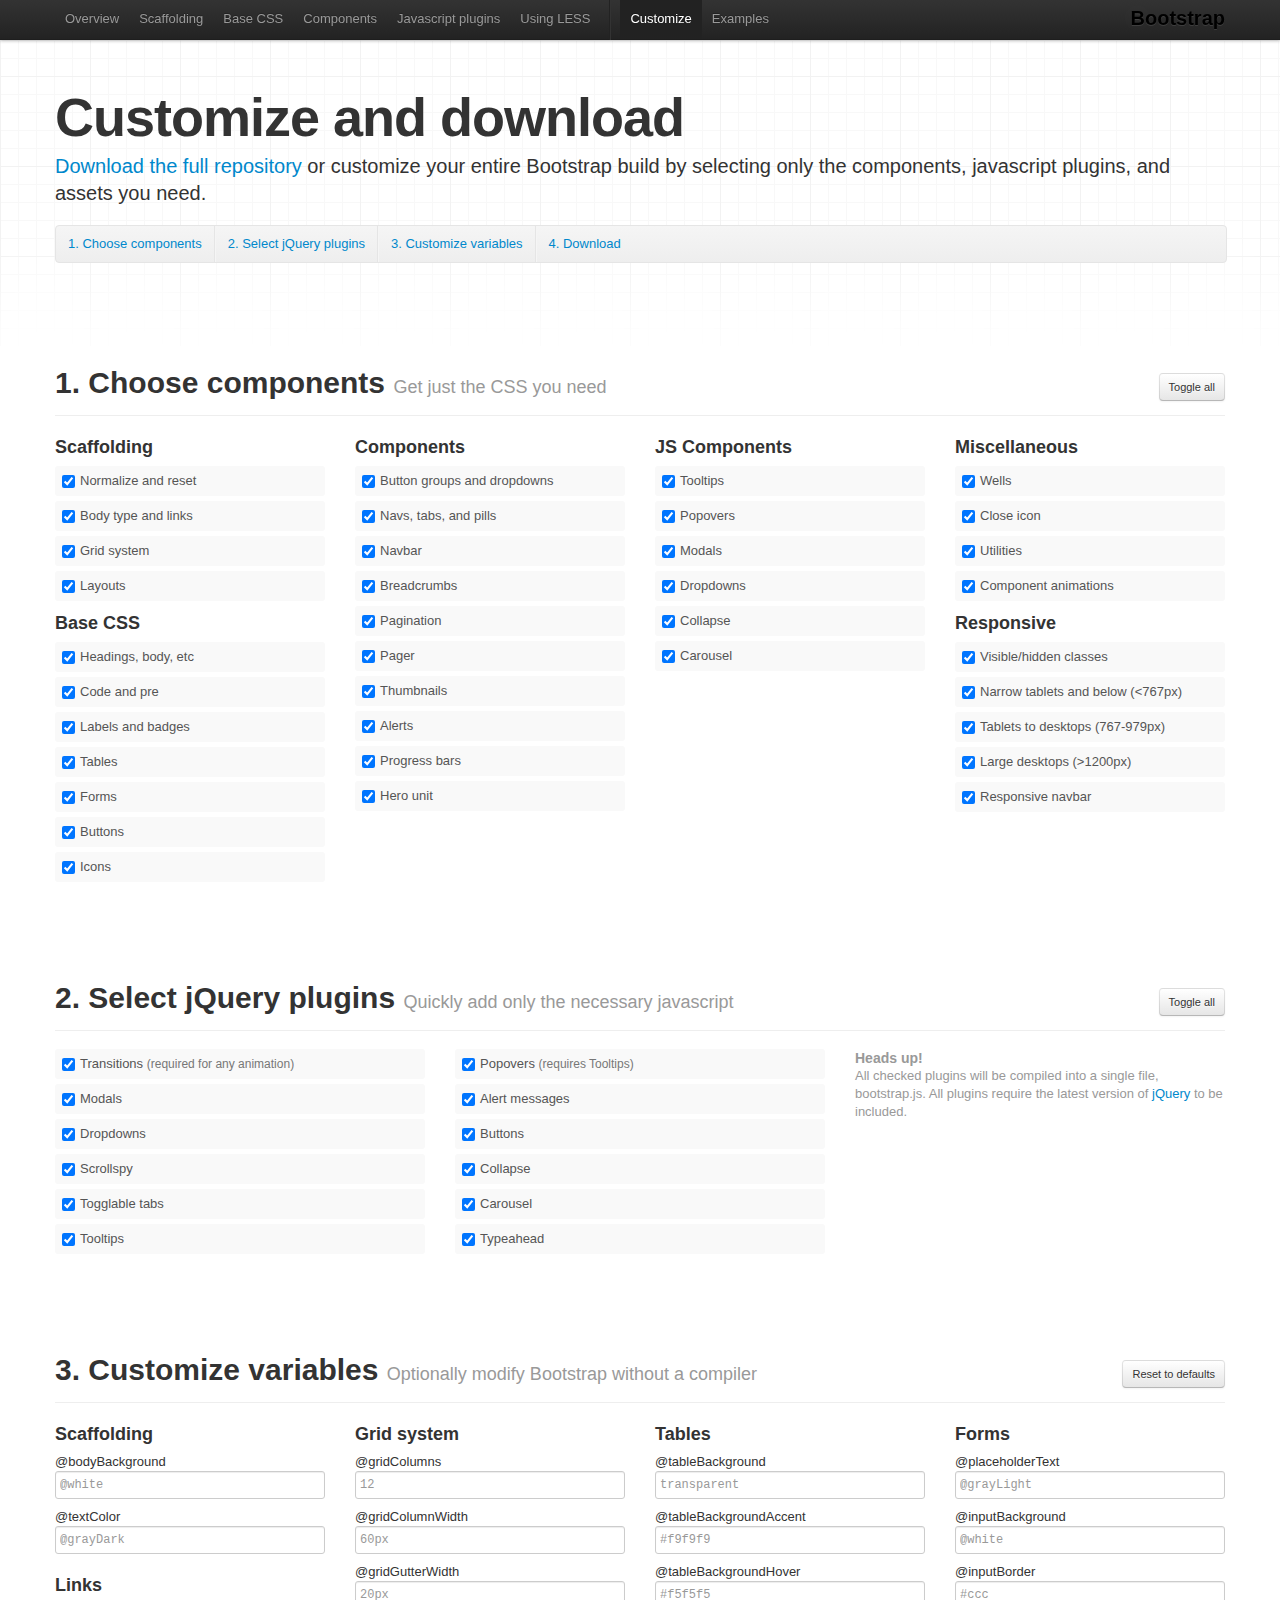
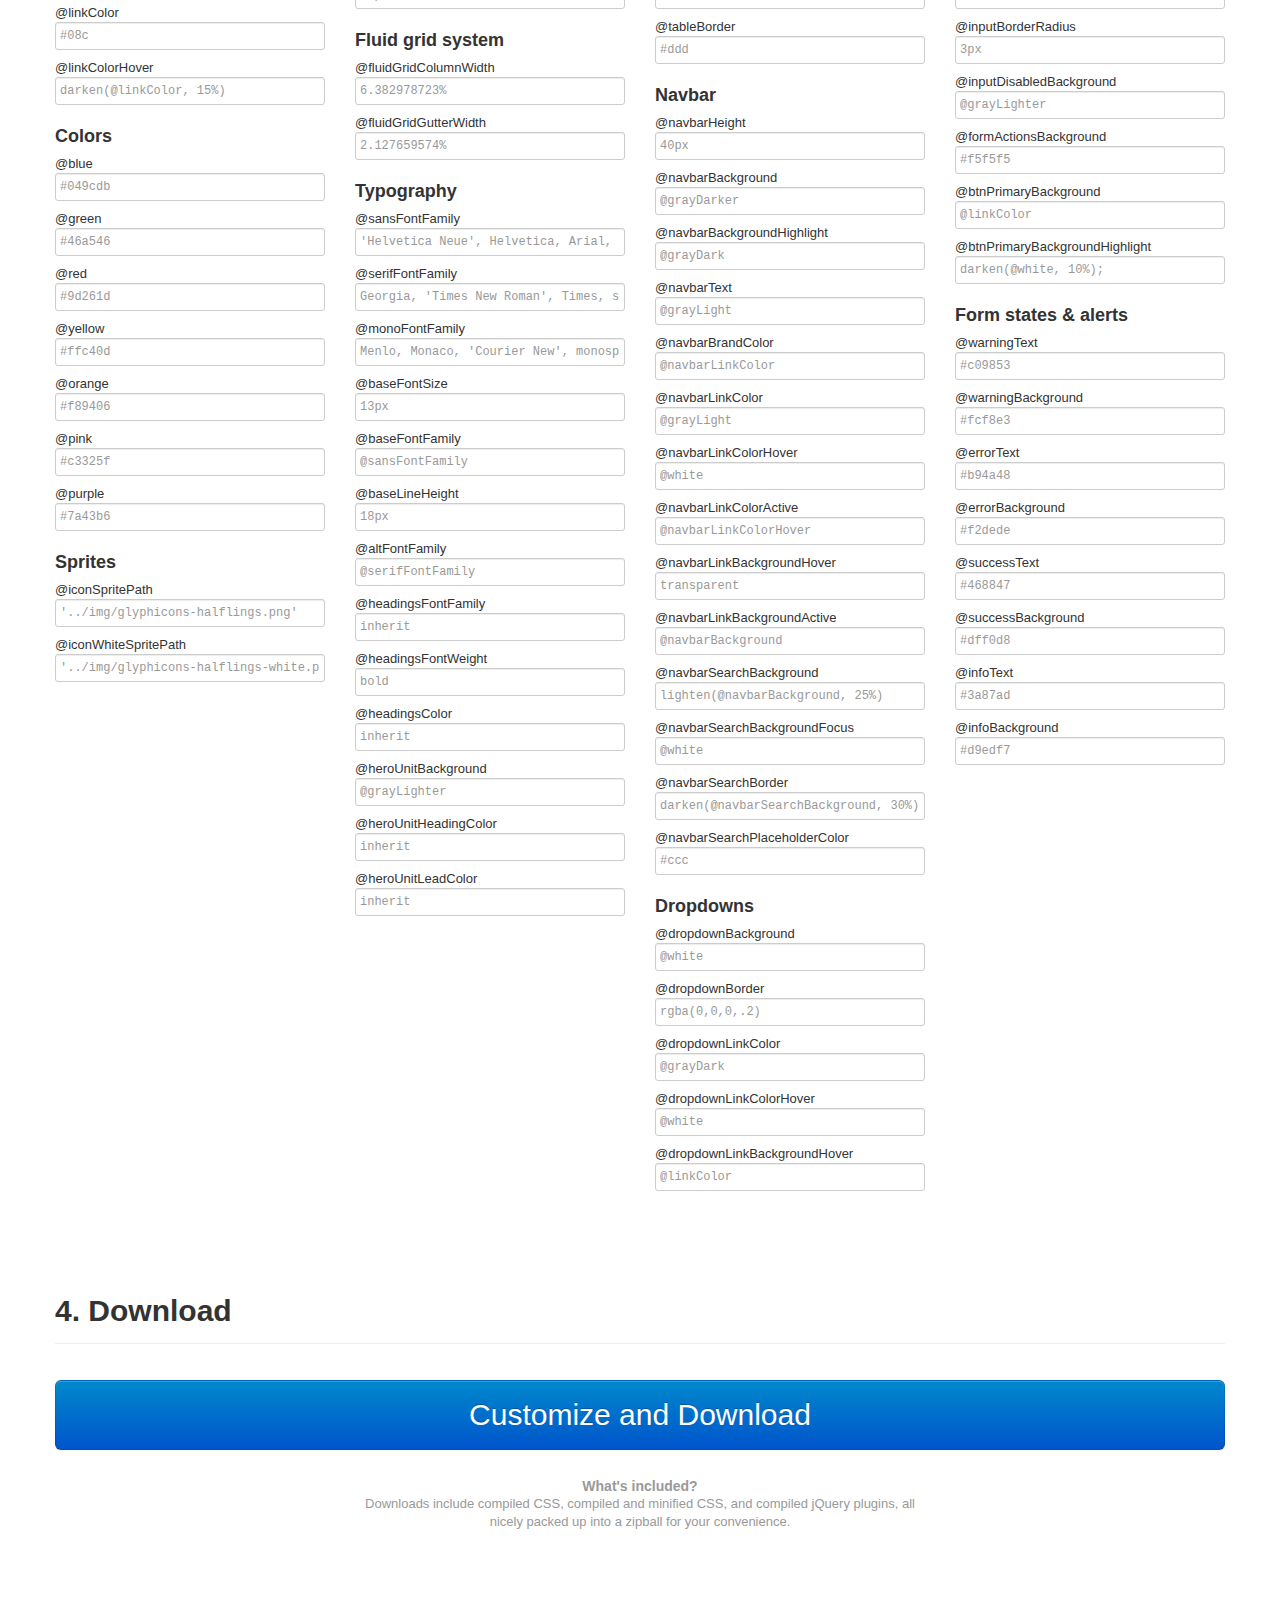
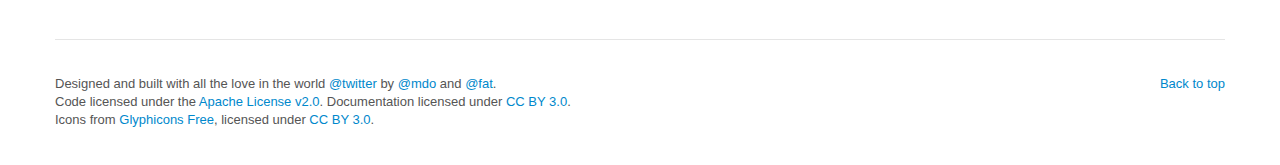
<file: bootstrap/docs/download.html>
<!DOCTYPE html>
<html lang="en">
  <head>
    <meta charset="utf-8">
    <title>Download · Twitter Bootstrap</title>
    <meta name="viewport" content="width=device-width, initial-scale=1.0">
    <meta name="description" content="">
    <meta name="author" content="">

    <!-- Le styles -->
    <link href="assets/css/bootstrap.css" rel="stylesheet">
    <link href="assets/css/bootstrap-responsive.css" rel="stylesheet">
    <link href="assets/css/docs.css" rel="stylesheet">
    <link href="assets/js/google-code-prettify/prettify.css" rel="stylesheet">

    <!-- Le HTML5 shim, for IE6-8 support of HTML5 elements -->
    <!--[if lt IE 9]>
      <script src="http://html5shim.googlecode.com/svn/trunk/html5.js"></script>
    <![endif]-->

    <!-- Le fav and touch icons -->
    <link rel="shortcut icon" href="assets/ico/favicon.ico">
    <link rel="apple-touch-icon-precomposed" sizes="144x144" href="assets/ico/apple-touch-icon-144-precomposed.png">
    <link rel="apple-touch-icon-precomposed" sizes="114x114" href="assets/ico/apple-touch-icon-114-precomposed.png">
    <link rel="apple-touch-icon-precomposed" sizes="72x72" href="assets/ico/apple-touch-icon-72-precomposed.png">
    <link rel="apple-touch-icon-precomposed" href="assets/ico/apple-touch-icon-57-precomposed.png">

  </head>

  <body data-spy="scroll" data-target=".subnav" data-offset="50">


  <!-- Navbar
    ================================================== -->
    <div class="navbar navbar-fixed-top">
      <div class="navbar-inner">
        <div class="container">
          <button type="button"class="btn btn-navbar" data-toggle="collapse" data-target=".nav-collapse">
            <span class="icon-bar"></span>
            <span class="icon-bar"></span>
            <span class="icon-bar"></span>
          </button>
          <a class="brand" href="./index.html">Bootstrap</a>
          <div class="nav-collapse collapse">
            <ul class="nav">
              <li class="">
                <a href="./index.html">Overview</a>
              </li>
              <li class="">
                <a href="./scaffolding.html">Scaffolding</a>
              </li>
              <li class="">
                <a href="./base-css.html">Base CSS</a>
              </li>
              <li class="">
                <a href="./components.html">Components</a>
              </li>
              <li class="">
                <a href="./javascript.html">Javascript plugins</a>
              </li>
              <li class="">
                <a href="./less.html">Using LESS</a>
              </li>
              <li class="divider-vertical"></li>
              <li class="active">
                <a href="./download.html">Customize</a>
              </li>
              <li class="">
                <a href="./examples.html">Examples</a>
              </li>
            </ul>
          </div>
        </div>
      </div>
    </div>

    <div class="container">

<!-- Masthead
================================================== -->
<header class="jumbotron subhead" id="overview">
  <h1>Customize and download</h1>
  <p class="lead"><a href="https://github.com/twitter/bootstrap/zipball/master">Download the full repository</a> or customize your entire Bootstrap build by selecting only the components, javascript plugins, and assets you need.</p>
  <div class="subnav">
    <ul class="nav nav-pills">
      <li><a href="#components">1. Choose components</a></li>
      <li><a href="#plugins">2. Select jQuery plugins</a></li>
      <li><a href="#variables">3. Customize variables</a></li>
      <li><a href="#download">4. Download</a></li>
    </ul>
  </div>
</header>

<section class="download" id="components">
  <div class="page-header">
    <a class="btn btn-small pull-right toggle-all" href="#">Toggle all</a>
    <h1>
      1. Choose components
      <small>Get just the CSS you need</small>
    </h1>
  </div>
  <div class="row download-builder">
    <div class="span3">
      <h3>Scaffolding</h3>
      <label class="checkbox"><input checked="checked" type="checkbox" value="reset.less"> Normalize and reset</label>
      <label class="checkbox"><input checked="checked" type="checkbox" value="scaffolding.less"> Body type and links</label>
      <label class="checkbox"><input checked="checked" type="checkbox" value="grid.less"> Grid system</label>
      <label class="checkbox"><input checked="checked" type="checkbox" value="layouts.less"> Layouts</label>
      <h3>Base CSS</h3>
      <label class="checkbox"><input checked="checked" type="checkbox" value="type.less"> Headings, body, etc</label>
      <label class="checkbox"><input checked="checked" type="checkbox" value="code.less"> Code and pre</label>
      <label class="checkbox"><input checked="checked" type="checkbox" value="labels-badges.less"> Labels and badges</label>
      <label class="checkbox"><input checked="checked" type="checkbox" value="tables.less"> Tables</label>
      <label class="checkbox"><input checked="checked" type="checkbox" value="forms.less"> Forms</label>
      <label class="checkbox"><input checked="checked" type="checkbox" value="buttons.less"> Buttons</label>
      <label class="checkbox"><input checked="checked" type="checkbox" value="sprites.less"> Icons</label>
    </div><!-- /span -->
    <div class="span3">
      <h3>Components</h3>
      <label class="checkbox"><input checked="checked" type="checkbox" value="button-groups.less"> Button groups and dropdowns</label>
      <label class="checkbox"><input checked="checked" type="checkbox" value="navs.less"> Navs, tabs, and pills</label>
      <label class="checkbox"><input checked="checked" type="checkbox" value="navbar.less"> Navbar</label>
      <label class="checkbox"><input checked="checked" type="checkbox" value="breadcrumbs.less"> Breadcrumbs</label>
      <label class="checkbox"><input checked="checked" type="checkbox" value="pagination.less"> Pagination</label>
      <label class="checkbox"><input checked="checked" type="checkbox" value="pager.less"> Pager</label>
      <label class="checkbox"><input checked="checked" type="checkbox" value="thumbnails.less"> Thumbnails</label>
      <label class="checkbox"><input checked="checked" type="checkbox" value="alerts.less"> Alerts</label>
      <label class="checkbox"><input checked="checked" type="checkbox" value="progress-bars.less"> Progress bars</label>
      <label class="checkbox"><input checked="checked" type="checkbox" value="hero-unit.less"> Hero unit</label>
    </div><!-- /span -->
    <div class="span3">
      <h3>JS Components</h3>
      <label class="checkbox"><input checked="checked" type="checkbox" value="tooltip.less"> Tooltips</label>
      <label class="checkbox"><input checked="checked" type="checkbox" value="popovers.less"> Popovers</label>
      <label class="checkbox"><input checked="checked" type="checkbox" value="modals.less"> Modals</label>
      <label class="checkbox"><input checked="checked" type="checkbox" value="dropdowns.less"> Dropdowns</label>
      <label class="checkbox"><input checked="checked" type="checkbox" value="accordion.less"> Collapse</label>
      <label class="checkbox"><input checked="checked" type="checkbox" value="carousel.less"> Carousel</label>
    </div><!-- /span -->
    <div class="span3">
      <h3>Miscellaneous</h3>
      <label class="checkbox"><input checked="checked" type="checkbox" value="wells.less"> Wells</label>
      <label class="checkbox"><input checked="checked" type="checkbox" value="close.less"> Close icon</label>
      <label class="checkbox"><input checked="checked" type="checkbox" value="utilities.less"> Utilities</label>
      <label class="checkbox"><input checked="checked" type="checkbox" value="component-animations.less"> Component animations</label>
      <h3>Responsive</h3>
      <label class="checkbox"><input checked="checked" type="checkbox" value="responsive-utilities.less"> Visible/hidden classes</label>
      <label class="checkbox"><input checked="checked" type="checkbox" value="responsive-767px-max.less"> Narrow tablets and below (<767px)</label>
      <label class="checkbox"><input checked="checked" type="checkbox" value="responsive-768px-979px.less"> Tablets to desktops (767-979px)</label>
      <label class="checkbox"><input checked="checked" type="checkbox" value="responsive-1200px-min.less"> Large desktops (>1200px)</label>
      <label class="checkbox"><input checked="checked" type="checkbox" value="responsive-navbar.less"> Responsive navbar</label>
    </div><!-- /span -->
  </div><!-- /row -->
</section>

<section class="download" id="plugins">
  <div class="page-header">
    <a class="btn btn-small pull-right toggle-all" href="#">Toggle all</a>
    <h1>
      2. Select jQuery plugins
      <small>Quickly add only the necessary javascript</small>
    </h1>
  </div>
  <div class="row download-builder">
    <div class="span4">
      <label class="checkbox">
        <input type="checkbox" checked="true" value="bootstrap-transition.js">
        Transitions <small>(required for any animation)</small>
      </label>
      <label class="checkbox">
        <input type="checkbox" checked="true" value="bootstrap-modal.js">
        Modals
      </label>
      <label class="checkbox">
        <input type="checkbox" checked="true" value="bootstrap-dropdown.js">
        Dropdowns
      </label>
      <label class="checkbox">
        <input type="checkbox" checked="true" value="bootstrap-scrollspy.js">
        Scrollspy
      </label>
      <label class="checkbox">
        <input type="checkbox" checked="true" value="bootstrap-tab.js">
        Togglable tabs
      </label>
      <label class="checkbox">
        <input type="checkbox" checked="true" value="bootstrap-tooltip.js">
        Tooltips
      </label>
    </div><!-- /span -->
    <div class="span4">
      <label class="checkbox">
        <input type="checkbox" checked="true" value="bootstrap-popover.js">
        Popovers <small>(requires Tooltips)</small>
      </label>
      <label class="checkbox">
        <input type="checkbox" checked="true" value="bootstrap-alert.js">
        Alert messages
      </label>
      <label class="checkbox">
        <input type="checkbox" checked="true" value="bootstrap-button.js">
        Buttons
      </label>
      <label class="checkbox">
        <input type="checkbox" checked="true" value="bootstrap-collapse.js">
        Collapse
      </label>
      <label class="checkbox">
        <input type="checkbox" checked="true" value="bootstrap-carousel.js">
        Carousel
      </label>
      <label class="checkbox">
        <input type="checkbox" checked="true" value="bootstrap-typeahead.js">
        Typeahead
      </label>
    </div><!-- /span -->
    <div class="span4">
      <h4 class="muted">Heads up!</h4>
      <p class="muted">All checked plugins will be compiled into a single file, bootstrap.js. All plugins require the latest version of <a href="http://jquery.com/" target="_blank">jQuery</a> to be included.</p>
    </div><!-- /span -->
  </div><!-- /row -->
</section>


<section class="download" id="variables">
  <div class="page-header">
    <a class="btn btn-small pull-right toggle-all" href="#">Reset to defaults</a>
    <h1>
      3. Customize variables
      <small>Optionally modify Bootstrap without a compiler</small>
    </h1>
  </div>
  <div class="row download-builder">
    <div class="span3">
      <h3>Scaffolding</h3>
      <label>@bodyBackground</label>
      <input type="text" class="span3" placeholder="@white">
      <label>@textColor</label>
      <input type="text" class="span3" placeholder="@grayDark">

      <h3>Links</h3>
      <label>@linkColor</label>
      <input type="text" class="span3" placeholder="#08c">
      <label>@linkColorHover</label>
      <input type="text" class="span3" placeholder="darken(@linkColor, 15%)">
      <h3>Colors</h3>
      <label>@blue</label>
      <input type="text" class="span3" placeholder="#049cdb">
      <label>@green</label>
      <input type="text" class="span3" placeholder="#46a546">
      <label>@red</label>
      <input type="text" class="span3" placeholder="#9d261d">
      <label>@yellow</label>
      <input type="text" class="span3" placeholder="#ffc40d">
      <label>@orange</label>
      <input type="text" class="span3" placeholder="#f89406">
      <label>@pink</label>
      <input type="text" class="span3" placeholder="#c3325f">
      <label>@purple</label>
      <input type="text" class="span3" placeholder="#7a43b6">

      <h3>Sprites</h3>
      <label>@iconSpritePath</label>
      <input type="text" class="span3" placeholder="'../img/glyphicons-halflings.png'">
      <label>@iconWhiteSpritePath</label>
      <input type="text" class="span3" placeholder="'../img/glyphicons-halflings-white.png'">

    </div><!-- /span -->
    <div class="span3">
      <h3>Grid system</h3>
      <label>@gridColumns</label>
      <input type="text" class="span3" placeholder="12">
      <label>@gridColumnWidth</label>
      <input type="text" class="span3" placeholder="60px">
      <label>@gridGutterWidth</label>
      <input type="text" class="span3" placeholder="20px">
      <h3>Fluid grid system</h3>
      <label>@fluidGridColumnWidth</label>
      <input type="text" class="span3" placeholder="6.382978723%">
      <label>@fluidGridGutterWidth</label>
      <input type="text" class="span3" placeholder="2.127659574%">

      <h3>Typography</h3>
      <label>@sansFontFamily</label>
      <input type="text" class="span3" placeholder="'Helvetica Neue', Helvetica, Arial, sans-serif">
      <label>@serifFontFamily</label>
      <input type="text" class="span3" placeholder="Georgia, 'Times New Roman', Times, serif">
      <label>@monoFontFamily</label>
      <input type="text" class="span3" placeholder="Menlo, Monaco, 'Courier New', monospace">
      <label>@baseFontSize</label>
      <input type="text" class="span3" placeholder="13px">
      <label>@baseFontFamily</label>
      <input type="text" class="span3" placeholder="@sansFontFamily">
      <label>@baseLineHeight</label>
      <input type="text" class="span3" placeholder="18px">
      <label>@altFontFamily</label>
      <input type="text" class="span3" placeholder="@serifFontFamily">
      <label>@headingsFontFamily</label>
      <input type="text" class="span3" placeholder="inherit">
      <label>@headingsFontWeight</label>
      <input type="text" class="span3" placeholder="bold">
      <label>@headingsColor</label>
      <input type="text" class="span3" placeholder="inherit">
      <label>@heroUnitBackground</label>
      <input type="text" class="span3" placeholder="@grayLighter">
      <label>@heroUnitHeadingColor</label>
      <input type="text" class="span3" placeholder="inherit">
      <label>@heroUnitLeadColor</label>
      <input type="text" class="span3" placeholder="inherit">
    </div><!-- /span -->
    <div class="span3">
      <h3>Tables</h3>
      <label>@tableBackground</label>
      <input type="text" class="span3" placeholder="transparent">
      <label>@tableBackgroundAccent</label>
      <input type="text" class="span3" placeholder="#f9f9f9">
      <label>@tableBackgroundHover</label>
      <input type="text" class="span3" placeholder="#f5f5f5">
      <label>@tableBorder</label>
      <input type="text" class="span3" placeholder="#ddd">

      <h3>Navbar</h3>
      <label>@navbarHeight</label>
      <input type="text" class="span3" placeholder="40px">
      <label>@navbarBackground</label>
      <input type="text" class="span3" placeholder="@grayDarker">
      <label>@navbarBackgroundHighlight</label>
      <input type="text" class="span3" placeholder="@grayDark">
      <label>@navbarText</label>
      <input type="text" class="span3" placeholder="@grayLight">
      <label>@navbarBrandColor</label>
      <input type="text" class="span3" placeholder="@navbarLinkColor">
      <label>@navbarLinkColor</label>
      <input type="text" class="span3" placeholder="@grayLight">
      <label>@navbarLinkColorHover</label>
      <input type="text" class="span3" placeholder="@white">
      <label>@navbarLinkColorActive</label>
      <input type="text" class="span3" placeholder="@navbarLinkColorHover">
      <label>@navbarLinkBackgroundHover</label>
      <input type="text" class="span3" placeholder="transparent">
      <label>@navbarLinkBackgroundActive</label>
      <input type="text" class="span3" placeholder="@navbarBackground">
      <label>@navbarSearchBackground</label>
      <input type="text" class="span3" placeholder="lighten(@navbarBackground, 25%)">
      <label>@navbarSearchBackgroundFocus</label>
      <input type="text" class="span3" placeholder="@white">
      <label>@navbarSearchBorder</label>
      <input type="text" class="span3" placeholder="darken(@navbarSearchBackground, 30%)">
      <label>@navbarSearchPlaceholderColor</label>
      <input type="text" class="span3" placeholder="#ccc">

      <h3>Dropdowns</h3>
      <label>@dropdownBackground</label>
      <input type="text" class="span3" placeholder="@white">
      <label>@dropdownBorder</label>
      <input type="text" class="span3" placeholder="rgba(0,0,0,.2)">
      <label>@dropdownLinkColor</label>
      <input type="text" class="span3" placeholder="@grayDark">
      <label>@dropdownLinkColorHover</label>
      <input type="text" class="span3" placeholder="@white">
      <label>@dropdownLinkBackgroundHover</label>
      <input type="text" class="span3" placeholder="@linkColor">
    </div><!-- /span -->
    <div class="span3">
      <h3>Forms</h3>
      <label>@placeholderText</label>
      <input type="text" class="span3" placeholder="@grayLight">
      <label>@inputBackground</label>
      <input type="text" class="span3" placeholder="@white">
      <label>@inputBorder</label>
      <input type="text" class="span3" placeholder="#ccc">
      <label>@inputBorderRadius</label>
      <input type="text" class="span3" placeholder="3px">
      <label>@inputDisabledBackground</label>
      <input type="text" class="span3" placeholder="@grayLighter">
      <label>@formActionsBackground</label>
      <input type="text" class="span3" placeholder="#f5f5f5">

      <label>@btnPrimaryBackground</label>
      <input type="text" class="span3" placeholder="@linkColor">
      <label>@btnPrimaryBackgroundHighlight</label>
      <input type="text" class="span3" placeholder="darken(@white, 10%);">

      <h3>Form states &amp; alerts</h3>
      <label>@warningText</label>
      <input type="text" class="span3" placeholder="#c09853">
      <label>@warningBackground</label>
      <input type="text" class="span3" placeholder="#fcf8e3">
      <label>@errorText</label>
      <input type="text" class="span3" placeholder="#b94a48">
      <label>@errorBackground</label>
      <input type="text" class="span3" placeholder="#f2dede">
      <label>@successText</label>
      <input type="text" class="span3" placeholder="#468847">
      <label>@successBackground</label>
      <input type="text" class="span3" placeholder="#dff0d8">
      <label>@infoText</label>
      <input type="text" class="span3" placeholder="#3a87ad">
      <label>@infoBackground</label>
      <input type="text" class="span3" placeholder="#d9edf7">
    </div><!-- /span -->
  </div><!-- /row -->
</section>

<section class="download" id="download">
  <div class="page-header">
    <h1>
      4. Download
    </h1>
  </div>
  <div class="download-btn">
    <a class="btn btn-primary" href="#" >Customize and Download</a>
    <h4>What's included?</h4>
    <p>Downloads include compiled CSS, compiled and minified CSS, and compiled jQuery plugins, all nicely packed up into a zipball for your convenience.</p>
  </div>
</section><!-- /download -->


     <!-- Footer
      ================================================== -->
      <footer class="footer">
        <p class="pull-right"><a href="#">Back to top</a></p>
        <p>Designed and built with all the love in the world <a href="http://twitter.com/twitter" target="_blank">@twitter</a> by <a href="http://twitter.com/mdo" target="_blank">@mdo</a> and <a href="http://twitter.com/fat" target="_blank">@fat</a>.</p>
        <p>Code licensed under the <a href="http://www.apache.org/licenses/LICENSE-2.0" target="_blank">Apache License v2.0</a>. Documentation licensed under <a href="http://creativecommons.org/licenses/by/3.0/">CC BY 3.0</a>.</p>
        <p>Icons from <a href="http://glyphicons.com">Glyphicons Free</a>, licensed under <a href="http://creativecommons.org/licenses/by/3.0/">CC BY 3.0</a>.</p>
      </footer>

    </div><!-- /container -->



    <!-- Le javascript
    ================================================== -->
    <!-- Placed at the end of the document so the pages load faster -->
    <script type="text/javascript" src="http://platform.twitter.com/widgets.js"></script>
    <script src="assets/js/jquery.js"></script>
    <script src="assets/js/google-code-prettify/prettify.js"></script>
    <script src="assets/js/bootstrap-transition.js"></script>
    <script src="assets/js/bootstrap-alert.js"></script>
    <script src="assets/js/bootstrap-modal.js"></script>
    <script src="assets/js/bootstrap-dropdown.js"></script>
    <script src="assets/js/bootstrap-scrollspy.js"></script>
    <script src="assets/js/bootstrap-tab.js"></script>
    <script src="assets/js/bootstrap-tooltip.js"></script>
    <script src="assets/js/bootstrap-popover.js"></script>
    <script src="assets/js/bootstrap-button.js"></script>
    <script src="assets/js/bootstrap-collapse.js"></script>
    <script src="assets/js/bootstrap-carousel.js"></script>
    <script src="assets/js/bootstrap-typeahead.js"></script>
    <script src="assets/js/application.js"></script>


  </body>
</html>
</file>
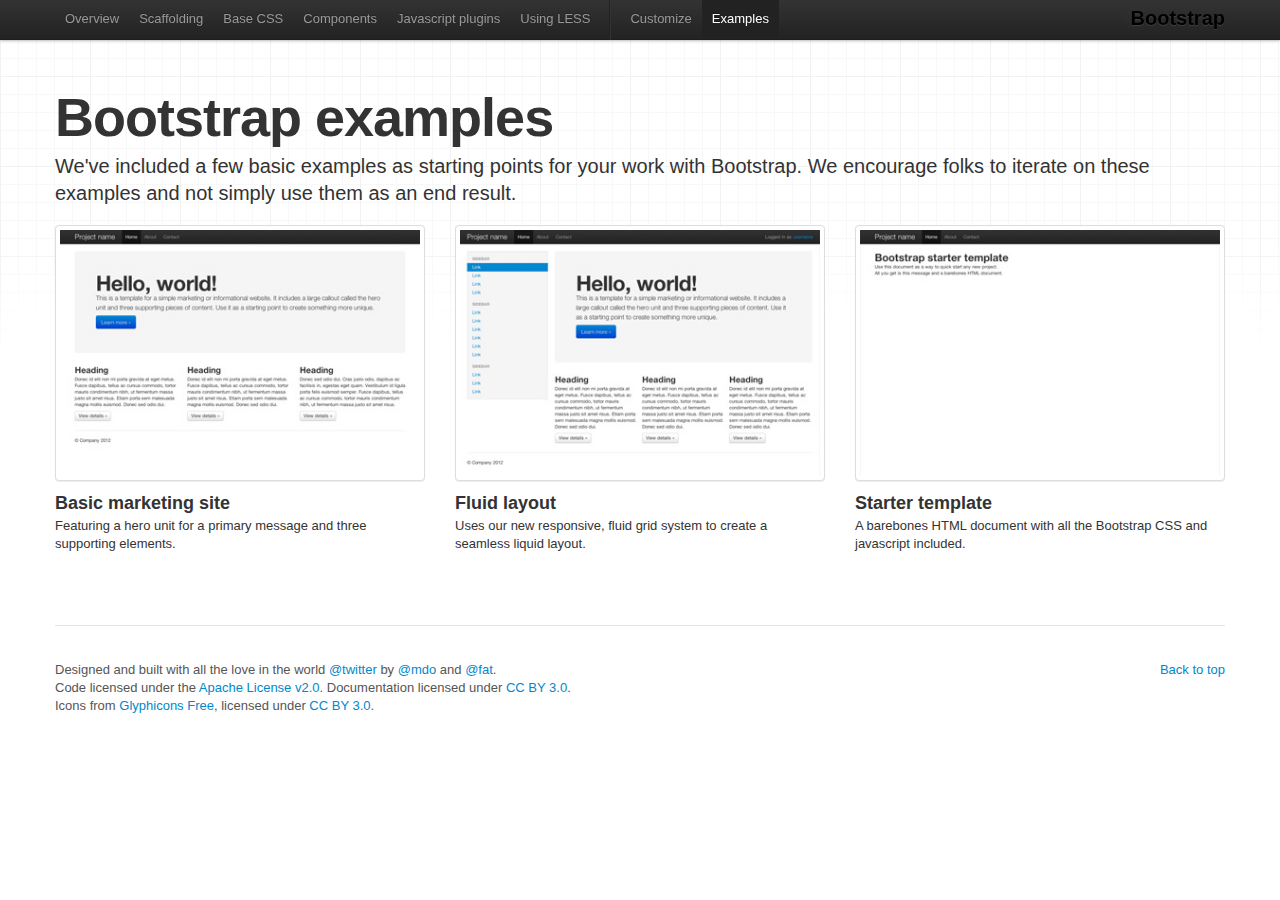
<file: bootstrap/docs/examples.html>
<!DOCTYPE html>
<html lang="en">
  <head>
    <meta charset="utf-8">
    <title>Examples · Twitter Bootstrap</title>
    <meta name="viewport" content="width=device-width, initial-scale=1.0">
    <meta name="description" content="">
    <meta name="author" content="">

    <!-- Le styles -->
    <link href="assets/css/bootstrap.css" rel="stylesheet">
    <link href="assets/css/bootstrap-responsive.css" rel="stylesheet">
    <link href="assets/css/docs.css" rel="stylesheet">
    <link href="assets/js/google-code-prettify/prettify.css" rel="stylesheet">

    <!-- Le HTML5 shim, for IE6-8 support of HTML5 elements -->
    <!--[if lt IE 9]>
      <script src="http://html5shim.googlecode.com/svn/trunk/html5.js"></script>
    <![endif]-->

    <!-- Le fav and touch icons -->
    <link rel="shortcut icon" href="assets/ico/favicon.ico">
    <link rel="apple-touch-icon-precomposed" sizes="144x144" href="assets/ico/apple-touch-icon-144-precomposed.png">
    <link rel="apple-touch-icon-precomposed" sizes="114x114" href="assets/ico/apple-touch-icon-114-precomposed.png">
    <link rel="apple-touch-icon-precomposed" sizes="72x72" href="assets/ico/apple-touch-icon-72-precomposed.png">
    <link rel="apple-touch-icon-precomposed" href="assets/ico/apple-touch-icon-57-precomposed.png">

  </head>

  <body data-spy="scroll" data-target=".subnav" data-offset="50">


  <!-- Navbar
    ================================================== -->
    <div class="navbar navbar-fixed-top">
      <div class="navbar-inner">
        <div class="container">
          <button type="button"class="btn btn-navbar" data-toggle="collapse" data-target=".nav-collapse">
            <span class="icon-bar"></span>
            <span class="icon-bar"></span>
            <span class="icon-bar"></span>
          </button>
          <a class="brand" href="./index.html">Bootstrap</a>
          <div class="nav-collapse collapse">
            <ul class="nav">
              <li class="">
                <a href="./index.html">Overview</a>
              </li>
              <li class="">
                <a href="./scaffolding.html">Scaffolding</a>
              </li>
              <li class="">
                <a href="./base-css.html">Base CSS</a>
              </li>
              <li class="">
                <a href="./components.html">Components</a>
              </li>
              <li class="">
                <a href="./javascript.html">Javascript plugins</a>
              </li>
              <li class="">
                <a href="./less.html">Using LESS</a>
              </li>
              <li class="divider-vertical"></li>
              <li class="">
                <a href="./download.html">Customize</a>
              </li>
              <li class="active">
                <a href="./examples.html">Examples</a>
              </li>
            </ul>
          </div>
        </div>
      </div>
    </div>

    <div class="container">

<!-- Masthead
================================================== -->
<header class="jumbotron subhead" id="overview">
  <h1>Bootstrap examples</h1>
  <p class="lead">We've included a few basic examples as starting points for your work with Bootstrap. We encourage folks to iterate on these examples and not simply use them as an end result.</p>
</header>


<ul class="thumbnails bootstrap-examples">
  <li class="span4">
    <a class="thumbnail" href="examples/hero.html">
      <img src="assets/img/examples/bootstrap-example-hero.jpg" alt="">
    </a>
    <h3>Basic marketing site</h3>
    <p>Featuring a hero unit for a primary message and three supporting elements.</p>
  </li>
  <li class="span4">
    <a class="thumbnail" href="examples/fluid.html">
      <img src="assets/img/examples/bootstrap-example-fluid.jpg" alt="">
    </a>
    <h3>Fluid layout</h3>
    <p>Uses our new responsive, fluid grid system to create a seamless liquid layout.</p>
  </li>
  <li class="span4">
    <a class="thumbnail" href="examples/starter-template.html">
      <img src="assets/img/examples/bootstrap-example-starter.jpg" alt="">
    </a>
    <h3>Starter template</h3>
    <p>A barebones HTML document with all the Bootstrap CSS and javascript included.</p>
  </li>
</ul>


     <!-- Footer
      ================================================== -->
      <footer class="footer">
        <p class="pull-right"><a href="#">Back to top</a></p>
        <p>Designed and built with all the love in the world <a href="http://twitter.com/twitter" target="_blank">@twitter</a> by <a href="http://twitter.com/mdo" target="_blank">@mdo</a> and <a href="http://twitter.com/fat" target="_blank">@fat</a>.</p>
        <p>Code licensed under the <a href="http://www.apache.org/licenses/LICENSE-2.0" target="_blank">Apache License v2.0</a>. Documentation licensed under <a href="http://creativecommons.org/licenses/by/3.0/">CC BY 3.0</a>.</p>
        <p>Icons from <a href="http://glyphicons.com">Glyphicons Free</a>, licensed under <a href="http://creativecommons.org/licenses/by/3.0/">CC BY 3.0</a>.</p>
      </footer>

    </div><!-- /container -->



    <!-- Le javascript
    ================================================== -->
    <!-- Placed at the end of the document so the pages load faster -->
    <script type="text/javascript" src="http://platform.twitter.com/widgets.js"></script>
    <script src="assets/js/jquery.js"></script>
    <script src="assets/js/google-code-prettify/prettify.js"></script>
    <script src="assets/js/bootstrap-transition.js"></script>
    <script src="assets/js/bootstrap-alert.js"></script>
    <script src="assets/js/bootstrap-modal.js"></script>
    <script src="assets/js/bootstrap-dropdown.js"></script>
    <script src="assets/js/bootstrap-scrollspy.js"></script>
    <script src="assets/js/bootstrap-tab.js"></script>
    <script src="assets/js/bootstrap-tooltip.js"></script>
    <script src="assets/js/bootstrap-popover.js"></script>
    <script src="assets/js/bootstrap-button.js"></script>
    <script src="assets/js/bootstrap-collapse.js"></script>
    <script src="assets/js/bootstrap-carousel.js"></script>
    <script src="assets/js/bootstrap-typeahead.js"></script>
    <script src="assets/js/application.js"></script>


  </body>
</html>
</file>
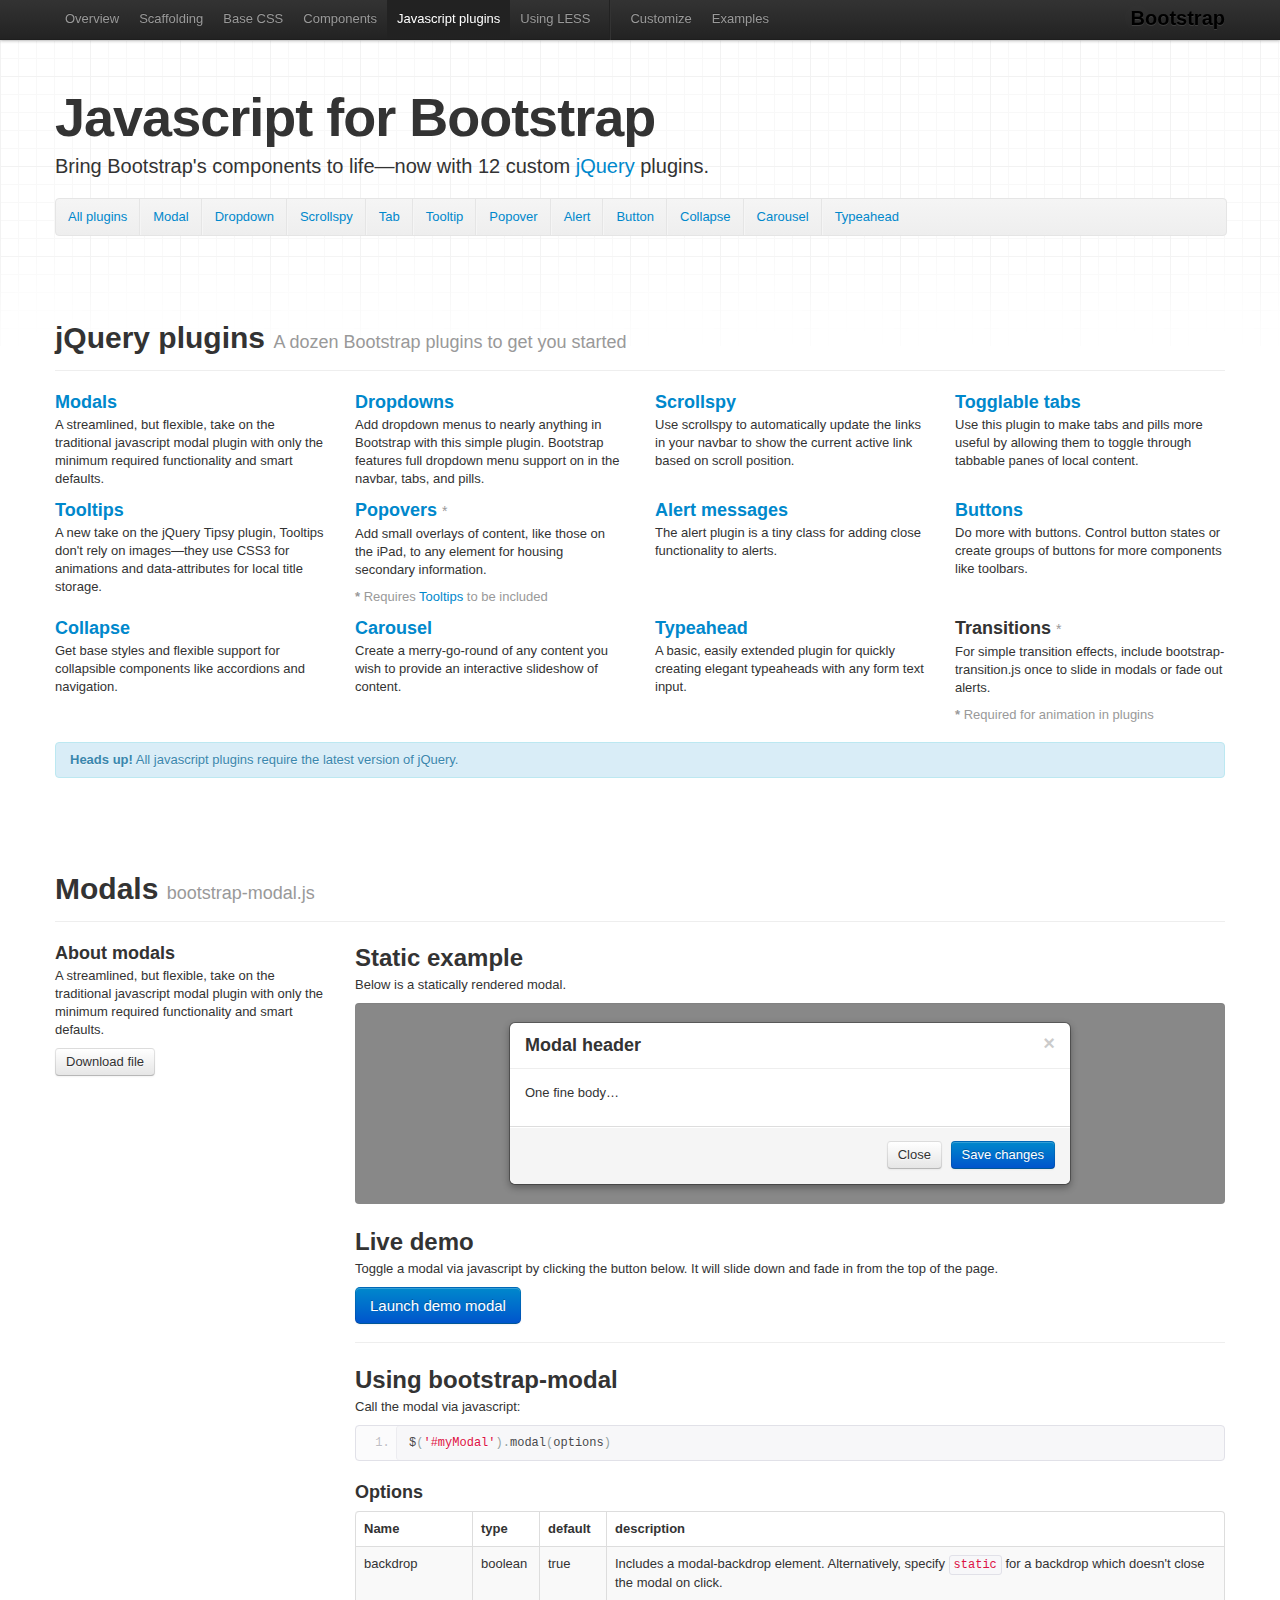
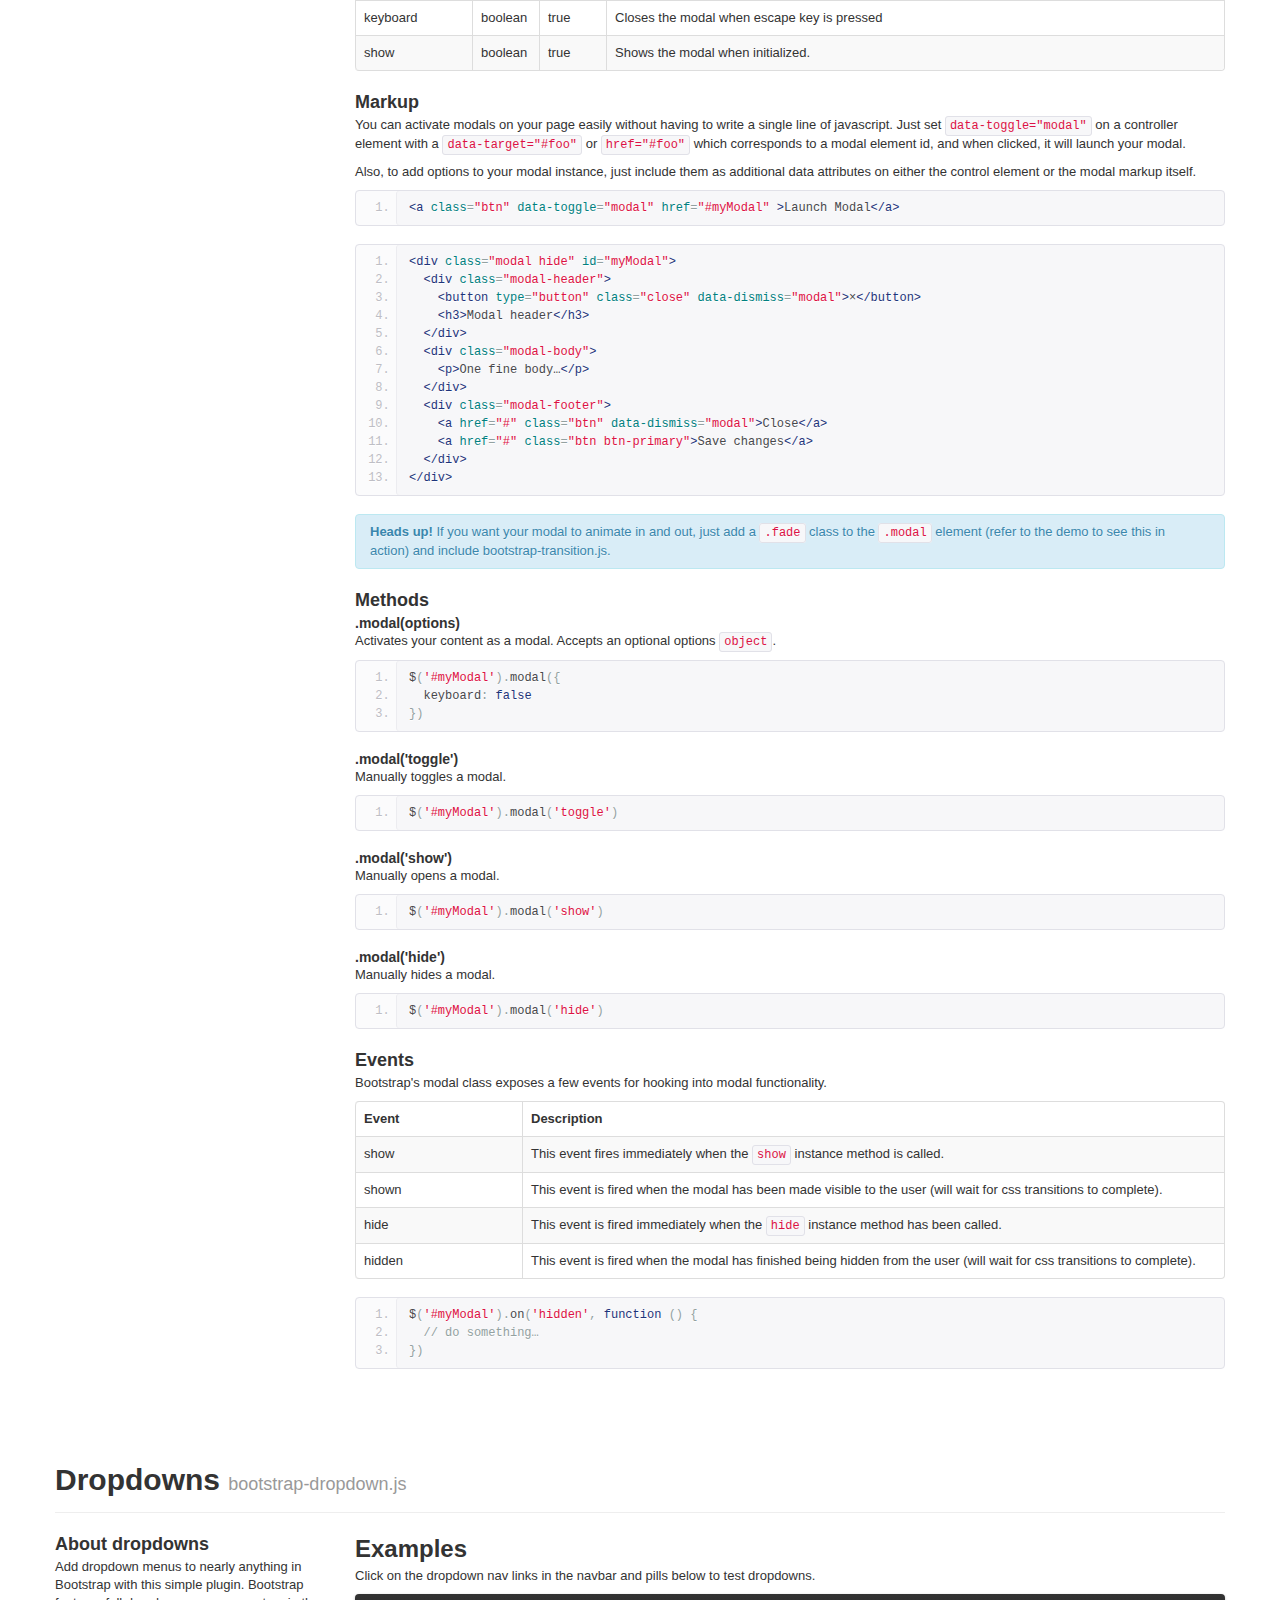
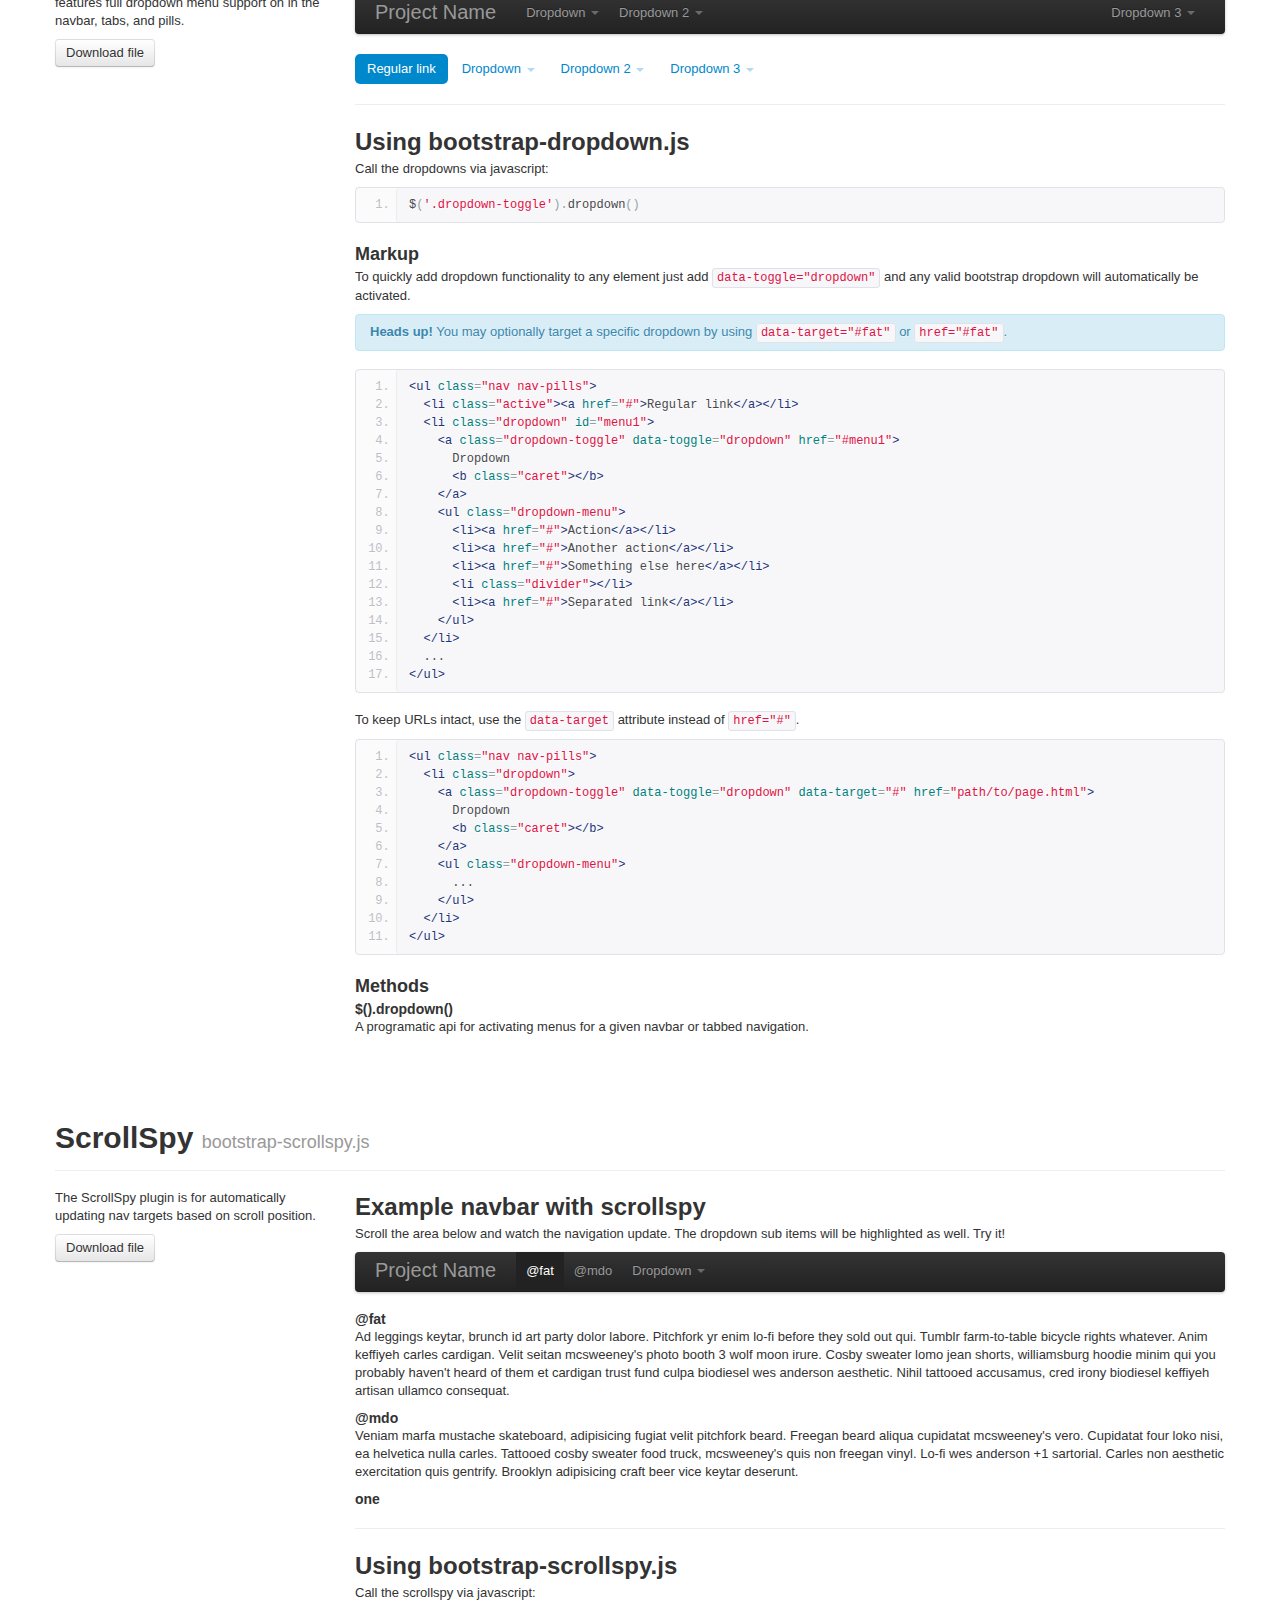
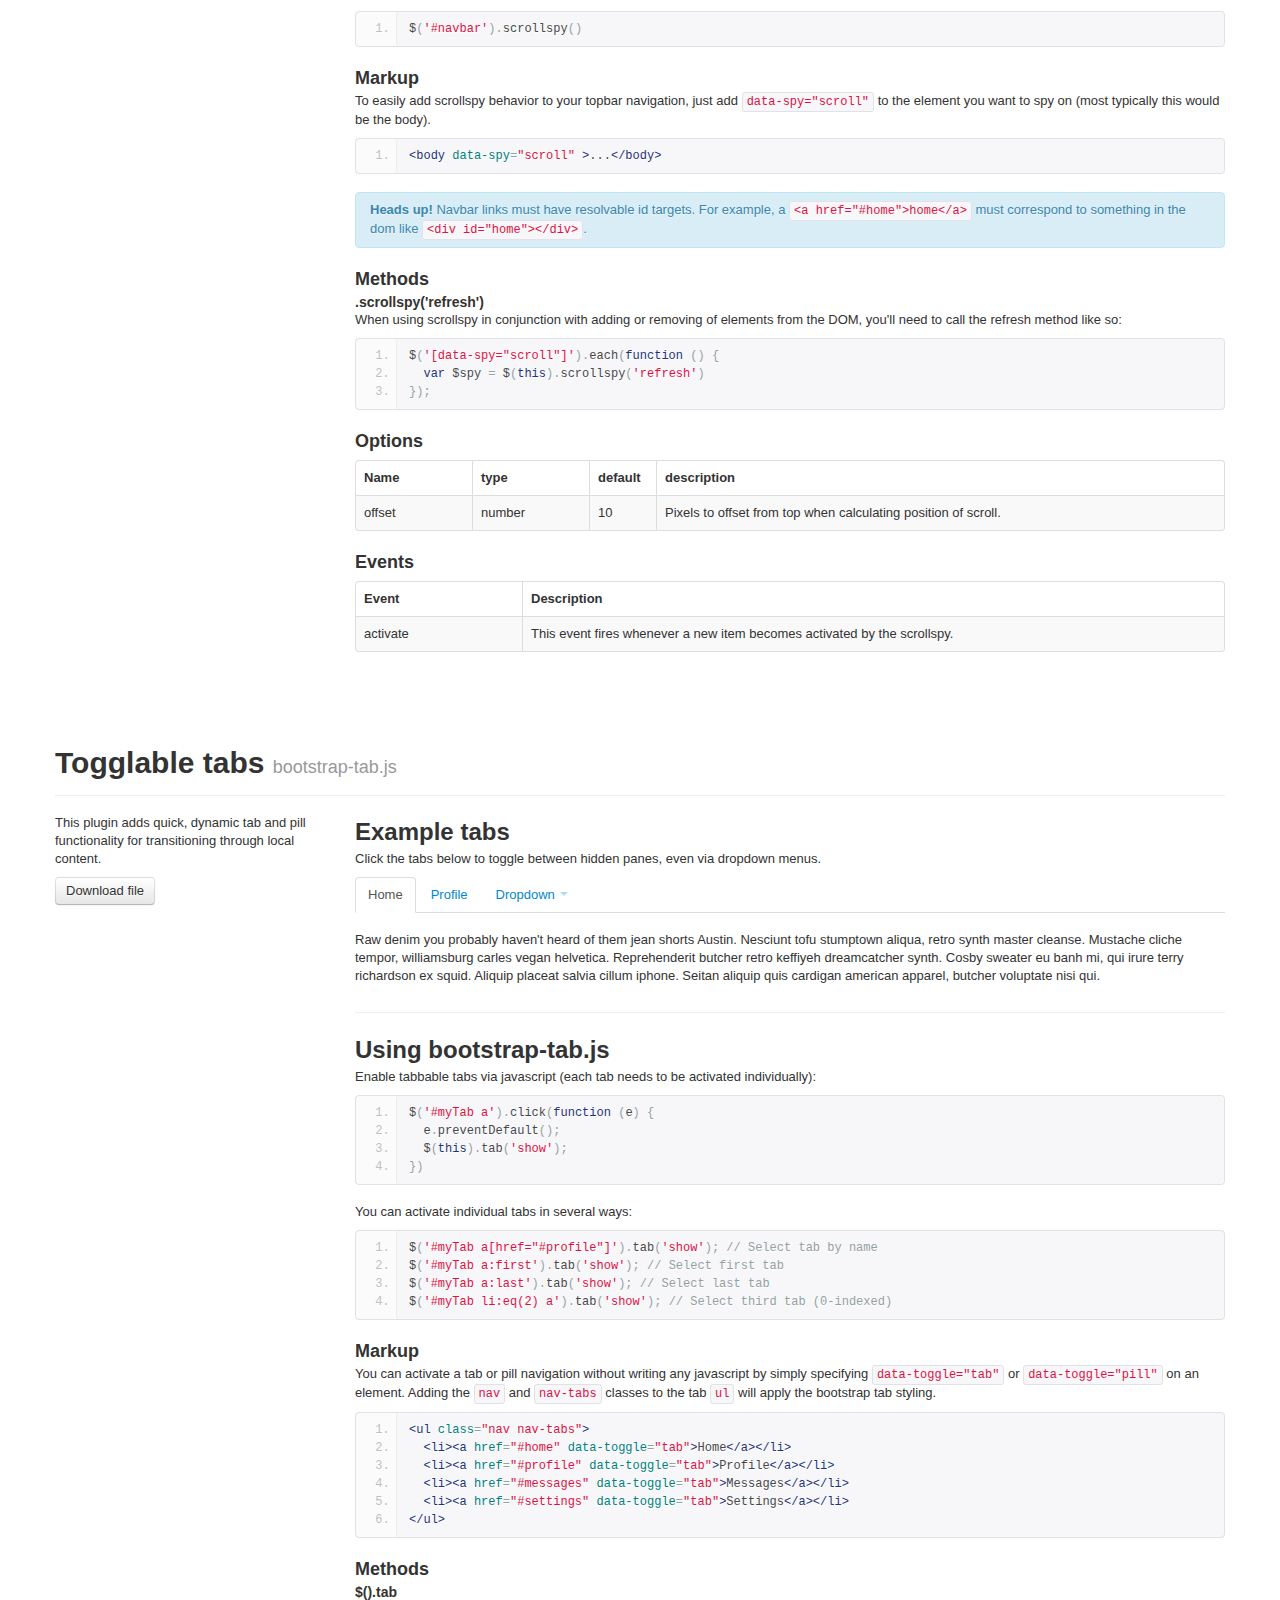
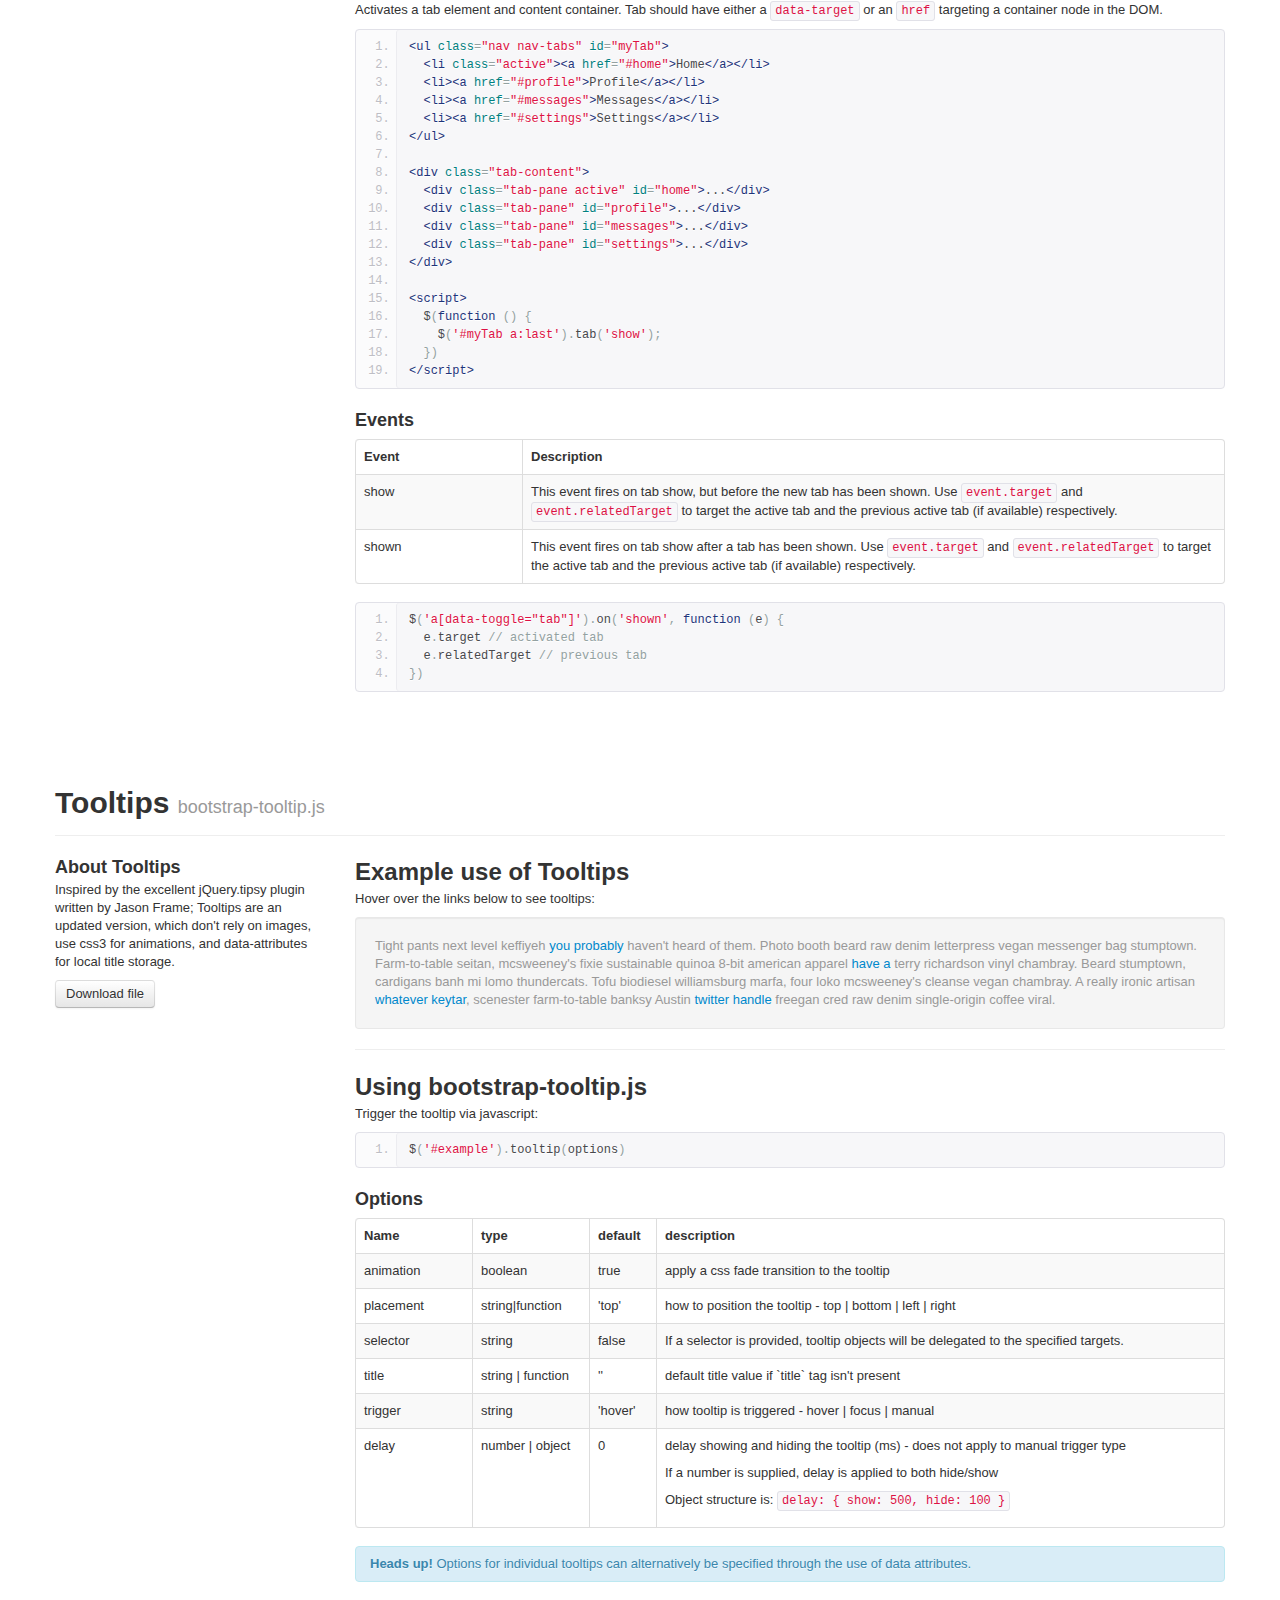
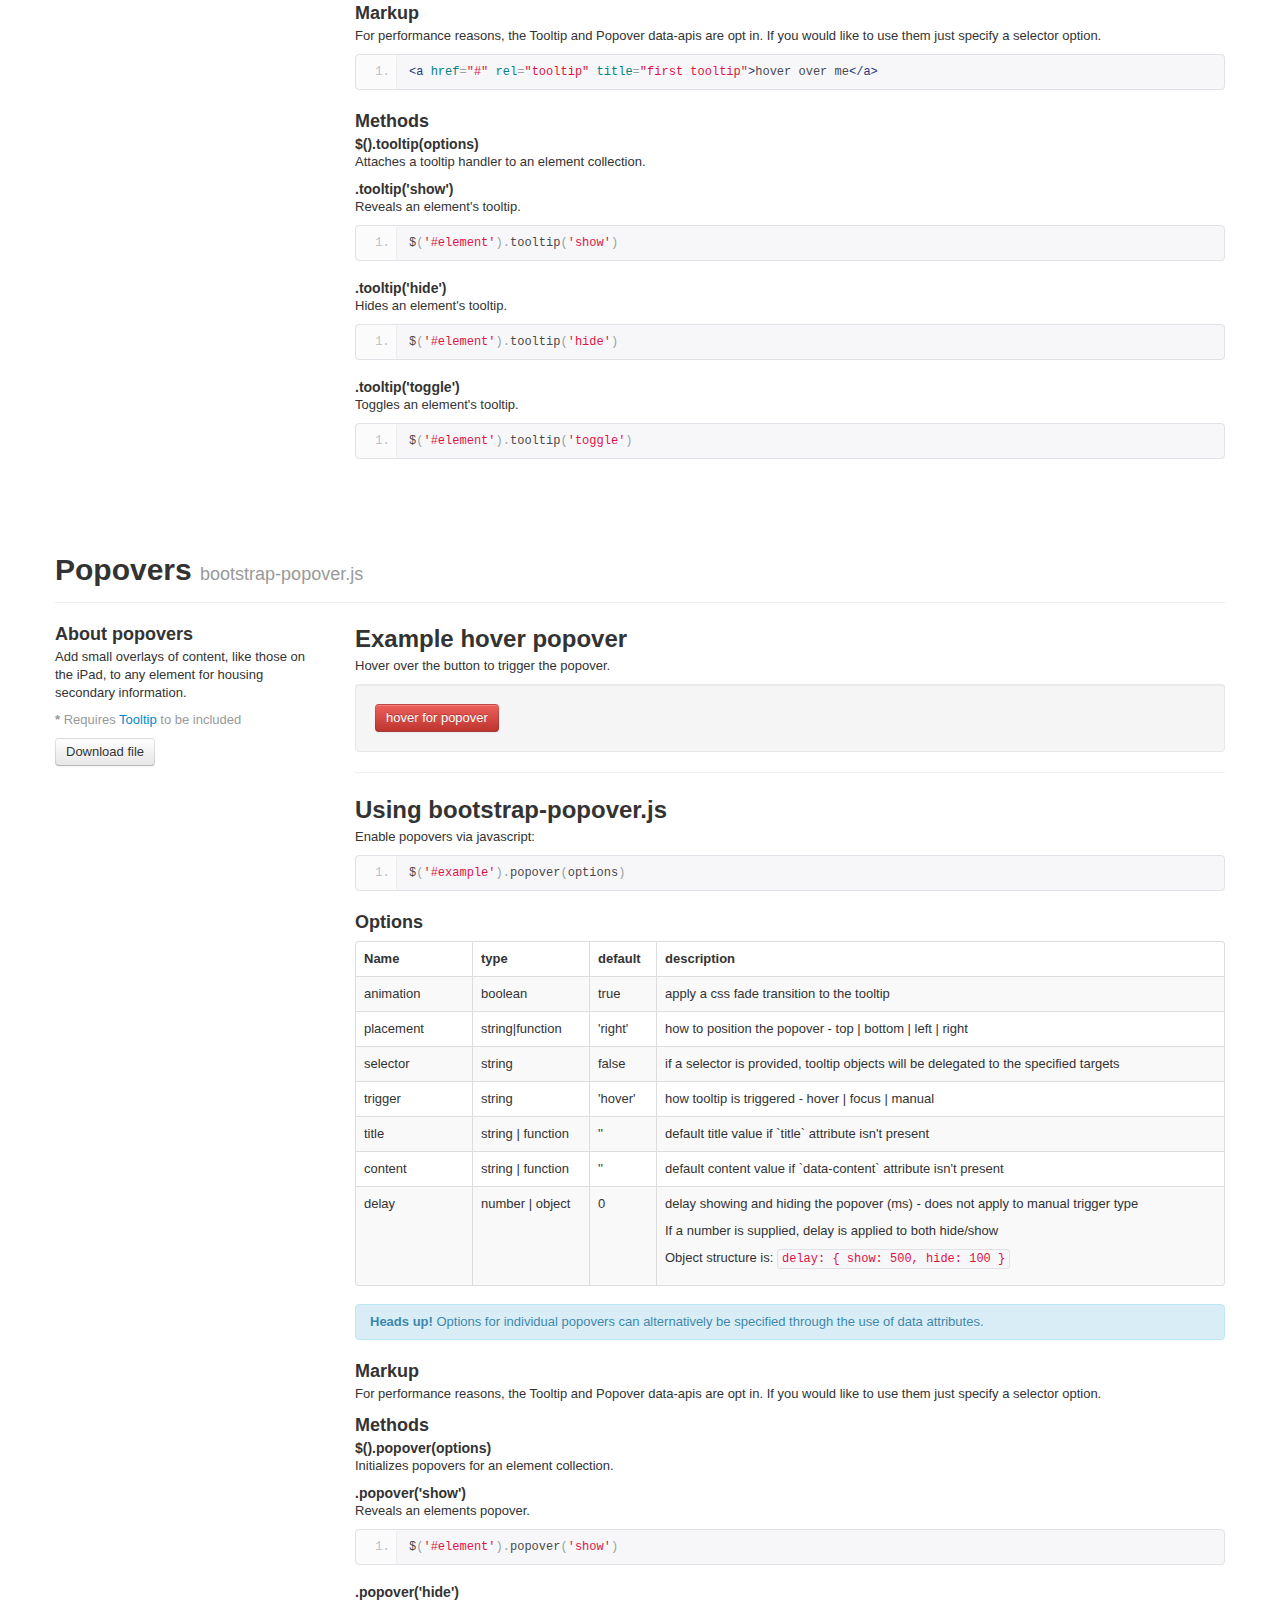
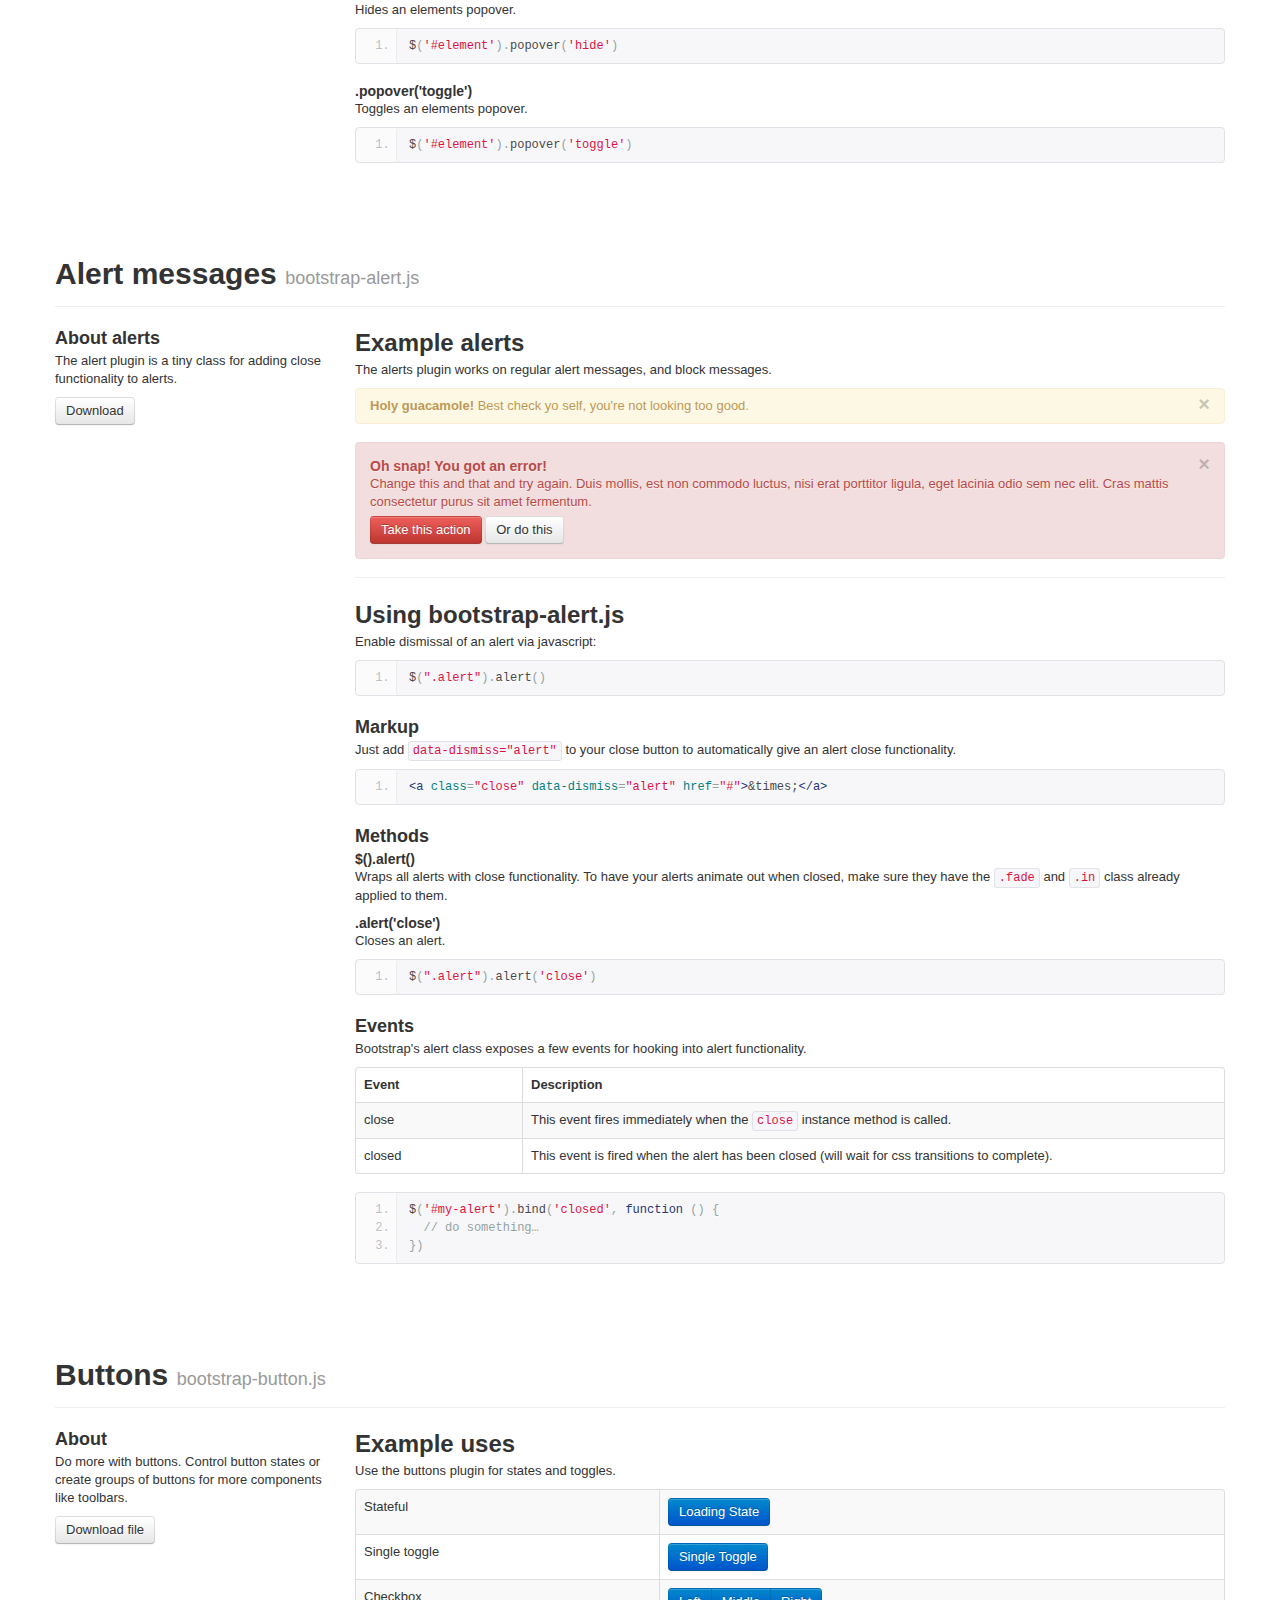
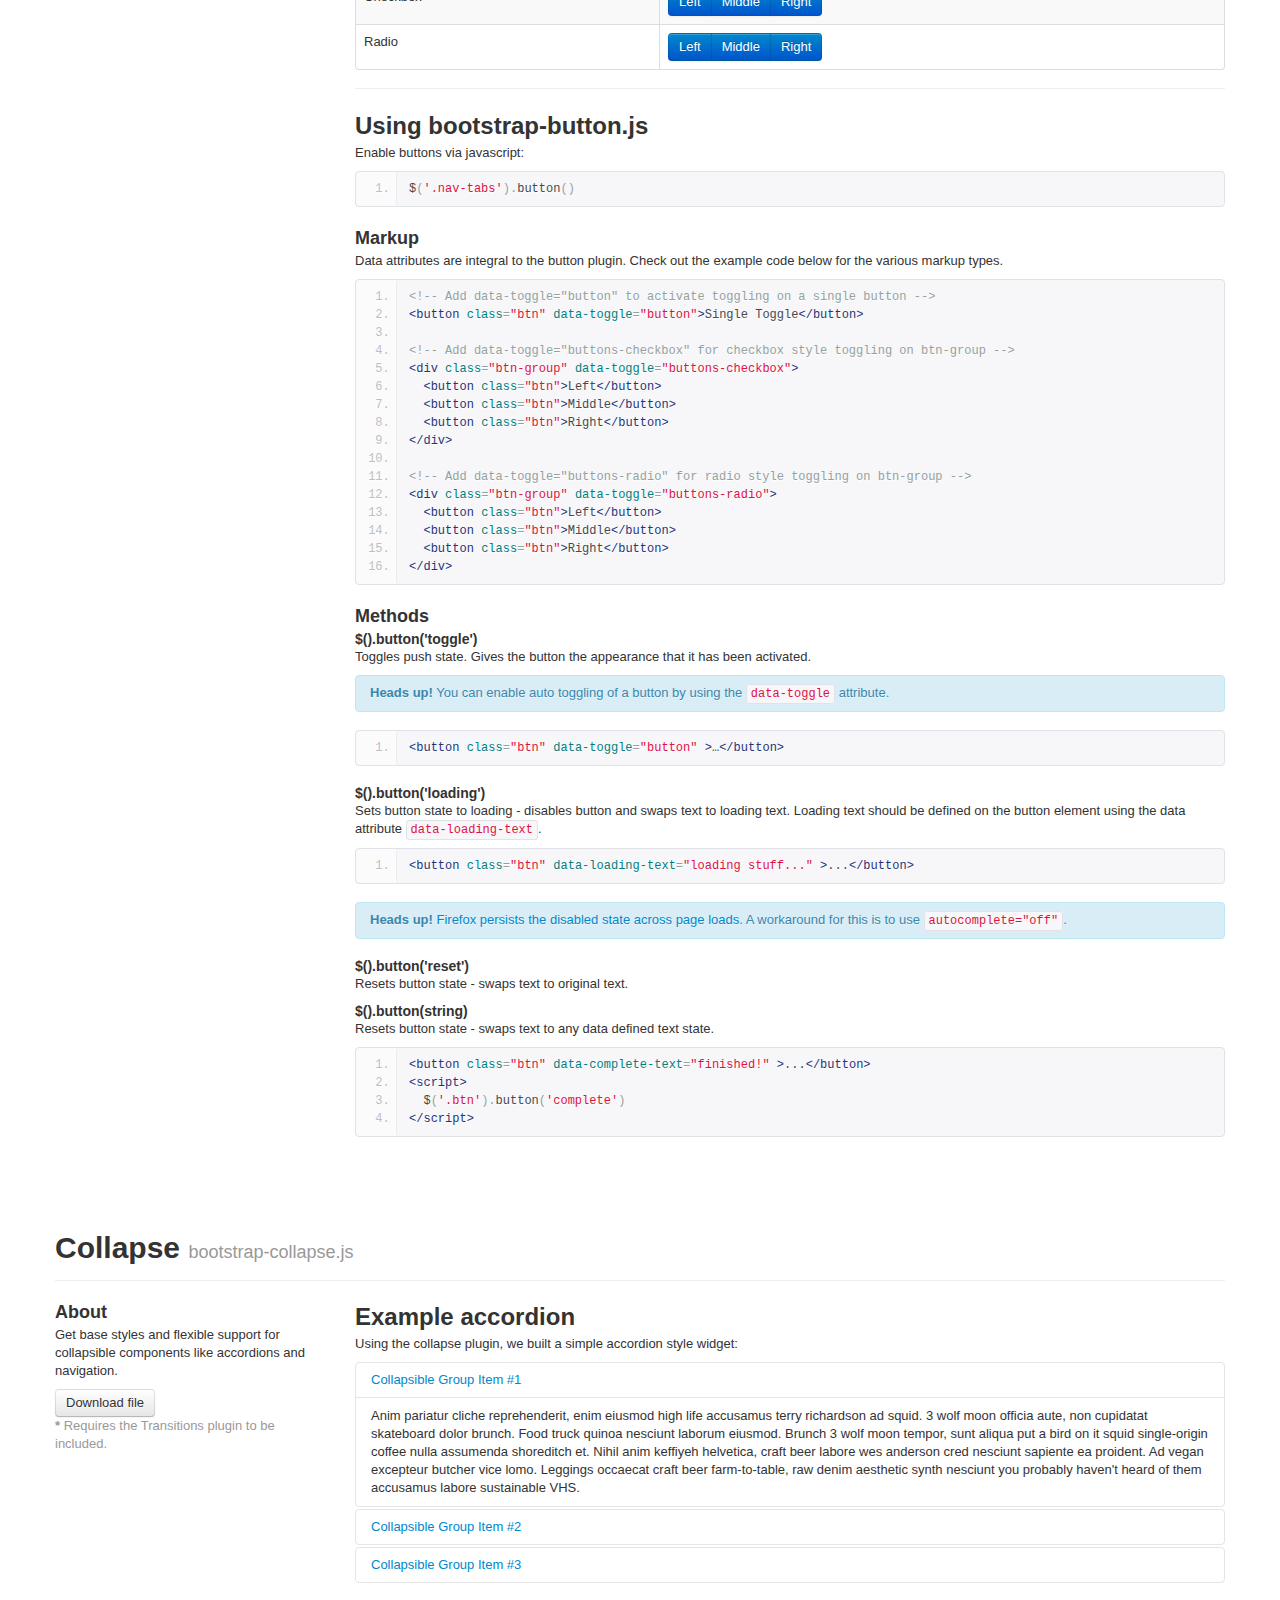
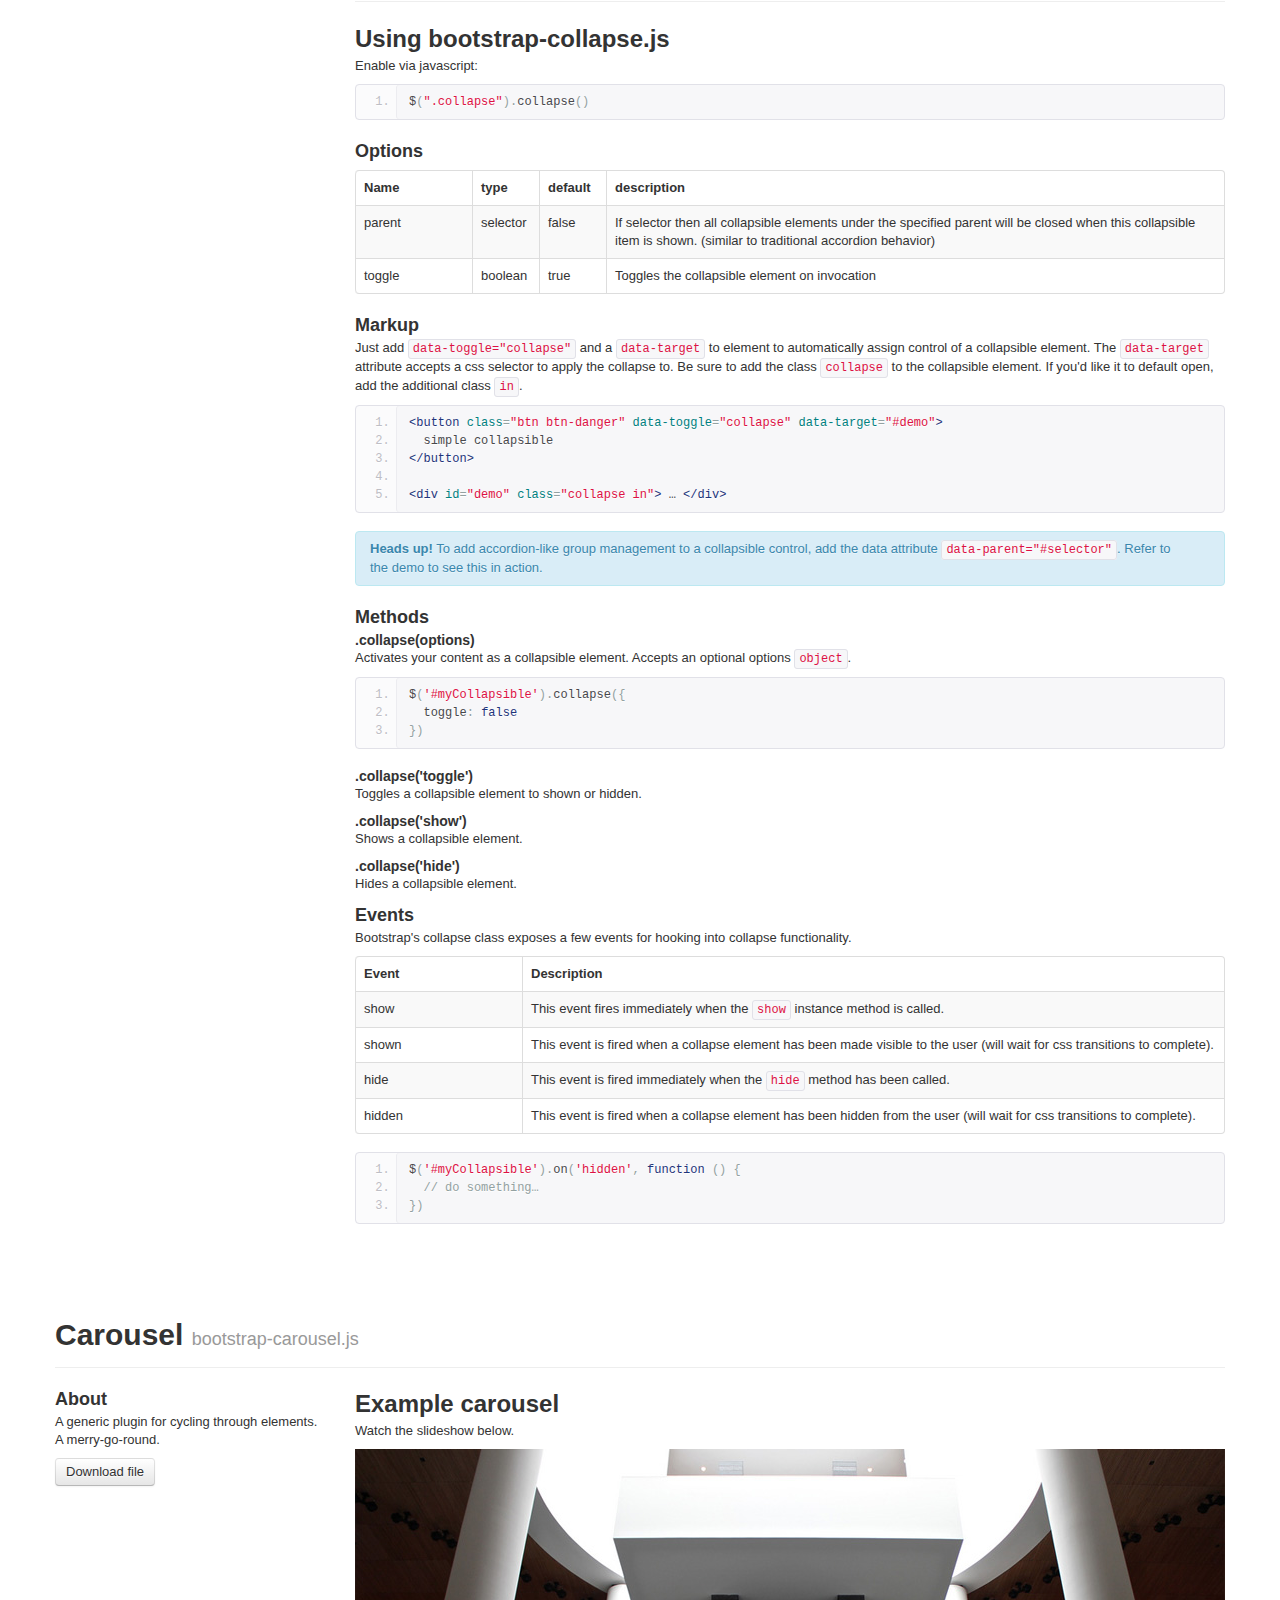
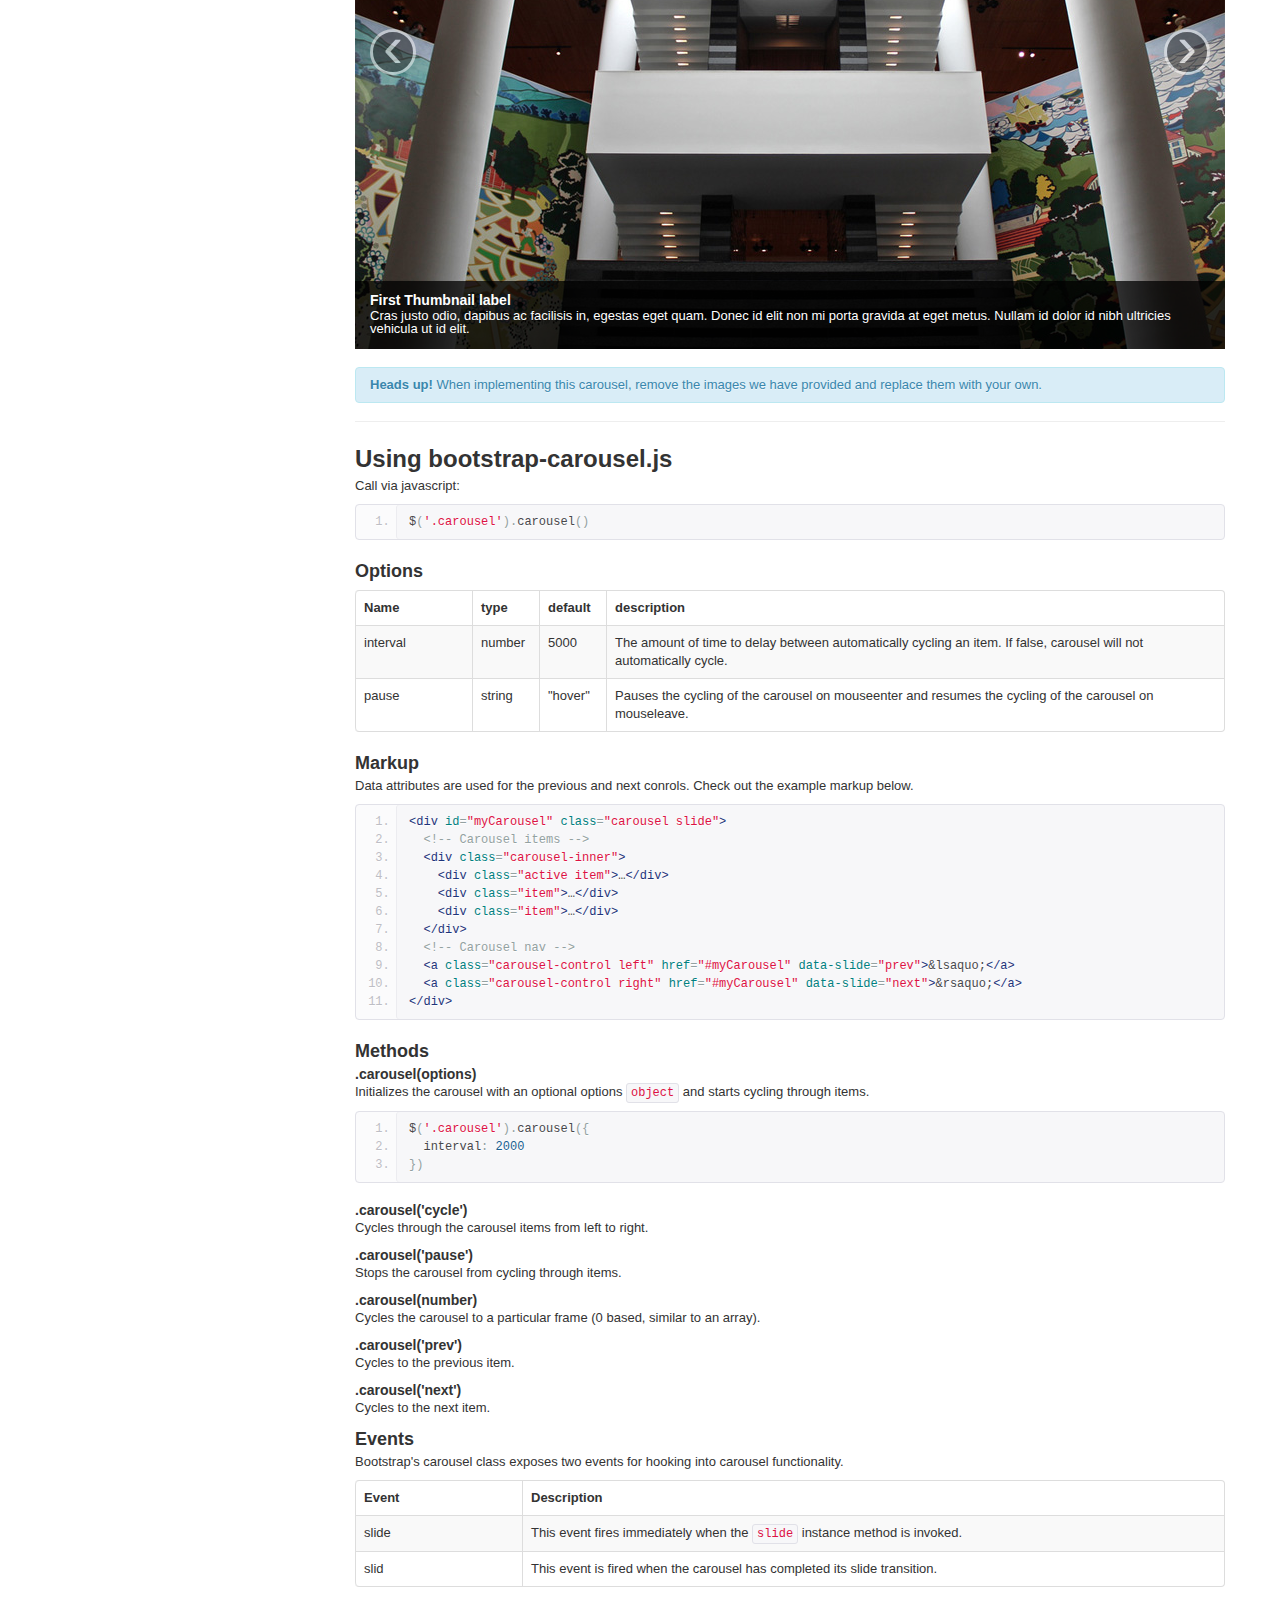
<file: bootstrap/docs/javascript.html>
<!DOCTYPE html>
<html lang="en">
  <head>
    <meta charset="utf-8">
    <title>Javascript · Twitter Bootstrap</title>
    <meta name="viewport" content="width=device-width, initial-scale=1.0">
    <meta name="description" content="">
    <meta name="author" content="">

    <!-- Le styles -->
    <link href="assets/css/bootstrap.css" rel="stylesheet">
    <link href="assets/css/bootstrap-responsive.css" rel="stylesheet">
    <link href="assets/css/docs.css" rel="stylesheet">
    <link href="assets/js/google-code-prettify/prettify.css" rel="stylesheet">

    <!-- Le HTML5 shim, for IE6-8 support of HTML5 elements -->
    <!--[if lt IE 9]>
      <script src="http://html5shim.googlecode.com/svn/trunk/html5.js"></script>
    <![endif]-->

    <!-- Le fav and touch icons -->
    <link rel="shortcut icon" href="assets/ico/favicon.ico">
    <link rel="apple-touch-icon-precomposed" sizes="144x144" href="assets/ico/apple-touch-icon-144-precomposed.png">
    <link rel="apple-touch-icon-precomposed" sizes="114x114" href="assets/ico/apple-touch-icon-114-precomposed.png">
    <link rel="apple-touch-icon-precomposed" sizes="72x72" href="assets/ico/apple-touch-icon-72-precomposed.png">
    <link rel="apple-touch-icon-precomposed" href="assets/ico/apple-touch-icon-57-precomposed.png">

  </head>

  <body data-spy="scroll" data-target=".subnav" data-offset="50">


  <!-- Navbar
    ================================================== -->
    <div class="navbar navbar-fixed-top">
      <div class="navbar-inner">
        <div class="container">
          <button type="button"class="btn btn-navbar" data-toggle="collapse" data-target=".nav-collapse">
            <span class="icon-bar"></span>
            <span class="icon-bar"></span>
            <span class="icon-bar"></span>
          </button>
          <a class="brand" href="./index.html">Bootstrap</a>
          <div class="nav-collapse collapse">
            <ul class="nav">
              <li class="">
                <a href="./index.html">Overview</a>
              </li>
              <li class="">
                <a href="./scaffolding.html">Scaffolding</a>
              </li>
              <li class="">
                <a href="./base-css.html">Base CSS</a>
              </li>
              <li class="">
                <a href="./components.html">Components</a>
              </li>
              <li class="active">
                <a href="./javascript.html">Javascript plugins</a>
              </li>
              <li class="">
                <a href="./less.html">Using LESS</a>
              </li>
              <li class="divider-vertical"></li>
              <li class="">
                <a href="./download.html">Customize</a>
              </li>
              <li class="">
                <a href="./examples.html">Examples</a>
              </li>
            </ul>
          </div>
        </div>
      </div>
    </div>

    <div class="container">

      <!-- Masthead
      ================================================== -->
      <header class="jumbotron subhead" id="overview">
        <h1>Javascript for Bootstrap</h1>
        <p class="lead">Bring Bootstrap's components to life&mdash;now with 12 custom <a href="http://jquery.com/" target="_blank">jQuery</a> plugins.
        <div class="subnav">
          <ul class="nav nav-pills">
            <li><a href="#javascript">All plugins</a></li>
            <li><a href="#modals">Modal</a></li>
            <li><a href="#dropdowns">Dropdown</a></li>
            <li><a href="#scrollspy">Scrollspy</a></li>
            <li><a href="#tabs">Tab</a></li>
            <li><a href="#tooltips">Tooltip</a></li>
            <li><a href="#popovers">Popover</a></li>
            <li><a href="#alerts">Alert</a></li>
            <li><a href="#buttons">Button</a></li>
            <li><a href="#collapse">Collapse</a></li>
            <li><a href="#carousel">Carousel</a></li>
            <li><a href="#typeahead">Typeahead</a></li>
          </ul>
        </div>
      </header>


      <!-- Using Javascript w/ Bootstrap
      ================================================== -->
      <section id="javascript">
        <div class="page-header">
          <h1>jQuery plugins <small>A dozen Bootstrap plugins to get you started</small></h1>
        </div>
      <div class="row">
        <div class="span3">
          <h3><a href="./javascript.html#modals">Modals</a></h3>
          <p>A streamlined, but flexible, take on the traditional javascript modal plugin with only the minimum required functionality and smart defaults.</p>
        </div>
        <div class="span3">
          <h3><a href="./javascript.html#dropdowns">Dropdowns</a></h3>
          <p>Add dropdown menus to nearly anything in Bootstrap with this simple plugin. Bootstrap features full dropdown menu support on in the navbar, tabs, and pills.</p>
        </div>
        <div class="span3">
          <h3><a href="./javascript.html#scrollspy">Scrollspy</a></h3>
          <p>Use scrollspy to automatically update the links in your navbar to show the current active link based on scroll position.</p>
        </div>
        <div class="span3">
          <h3><a href="./javascript.html#tabs">Togglable tabs</a></h3>
          <p>Use this plugin to make tabs and pills more useful by allowing them to toggle through tabbable panes of local content.</p>
        </div>
      </div> <!-- /row -->
      <div class="row">
        <div class="span3">
          <h3><a href="./javascript.html#tooltips">Tooltips</a></h3>
          <p>A new take on the jQuery Tipsy plugin, Tooltips don't rely on images&mdash;they use CSS3 for animations and data-attributes for local title storage.</p>
        </div>
        <div class="span3">
          <h3><a href="./javascript.html#popovers">Popovers</a> <small class="muted">*</small></h3>
          <p>Add small overlays of content, like those on the iPad, to any element for housing secondary information.</p>
          <p class="muted"><strong>*</strong> Requires <a href="#tooltips">Tooltips</a> to be included</p>
        </div>
        <div class="span3">
          <h3><a href="./javascript.html#alerts">Alert messages</a></h3>
          <p>The alert plugin is a tiny class for adding close functionality to alerts.</p>
        </div>
        <div class="span3">
          <h3><a href="./javascript.html#buttons">Buttons</a></h3>
          <p>Do more with buttons. Control button states or create groups of buttons for more components like toolbars.</p>
        </div>
      </div> <!-- /row -->
      <div class="row" style="margin-bottom: 9px;">
        <div class="span3">
          <h3><a href="./javascript.html#collapse">Collapse</a></h3>
          <p>Get base styles and flexible support for collapsible components like accordions and navigation.</p>
        </div>
        <div class="span3">
          <h3><a href="./javascript.html#carousel">Carousel</a></h3>
          <p>Create a merry-go-round of any content you wish to provide an interactive slideshow of content.</p>
        </div>
        <div class="span3">
          <h3><a href="./javascript.html#typeahead">Typeahead</a></h3>
          <p>A basic, easily extended plugin for quickly creating elegant typeaheads with any form text input.</p>
        </div>
        <div class="span3">
          <h3>Transitions <small class="muted">*</small></h3>
          <p>For simple transition effects, include bootstrap-transition.js once to slide in modals or fade out alerts.</p>
          <p class="muted"><strong>*</strong> Required for animation in plugins</p>
        </div>
      </div> <!-- /row -->
      <div class="alert alert-info"><strong>Heads up!</strong> All javascript plugins require the latest version of jQuery.</div>
    </section>



    <!-- Modal
    ================================================== -->
    <section id="modals">
      <div class="page-header">
        <h1>Modals <small>bootstrap-modal.js</small></h1>
      </div>
      <div class="row">
        <div class="span3 columns">
          <h3>About modals</h3>
          <p>A streamlined, but flexible, take on the traditional javascript modal plugin with only the minimum required functionality and smart defaults.</p>
          <a href="assets/js/bootstrap-modal.js" target="_blank" class="btn">Download file</a>
        </div>
        <div class="span9 columns">
          <h2>Static example</h2>
          <p>Below is a statically rendered modal.</p>
          <div class="well modal-example" style="background-color: #888; border: none;">
            <div class="modal" style="position: relative; top: auto; left: auto; margin: 0 auto; z-index: 1; max-width: 100%;">
              <div class="modal-header">
                <button type="button" class="close" data-dismiss="modal">&times;</button>
                <h3>Modal header</h3>
              </div>
              <div class="modal-body">
                <p>One fine body…</p>
              </div>
              <div class="modal-footer">
                <a href="#" class="btn">Close</a>
                <a href="#" class="btn btn-primary">Save changes</a>
              </div>
            </div>
          </div> <!-- /well -->

          <h2>Live demo</h2>
          <p>Toggle a modal via javascript by clicking the button below. It will slide down and fade in from the top of the page.</p>
          <!-- sample modal content -->
          <div id="myModal" class="modal hide fade">
            <div class="modal-header">
              <button type="button" class="close" data-dismiss="modal">&times;</button>
              <h3>Modal Heading</h3>
            </div>
            <div class="modal-body">
              <h4>Text in a modal</h4>
              <p>Duis mollis, est non commodo luctus, nisi erat porttitor ligula, eget lacinia odio sem.</p>

              <h4>Popover in a modal</h4>
              <p>This <a href="#" class="btn popover-test" title="A Title" data-content="And here's some amazing content. It's very engaging. right?">button</a> should trigger a popover on hover.</p>

              <h4>Tooltips in a modal</h4>
              <p><a href="#" class="tooltip-test" title="Tooltip">This link</a> and <a href="#" class="tooltip-test" title="Tooltip">that link</a> should have tooltips on hover.</p>

              <hr>

              <h4>Overflowing text to show optional scrollbar</h4>
              <p>We set a fixed <code>max-height</code> on the <code>.modal-body</code>. Watch it overflow with all this extra lorem ipsum text we've included.</p>
              <p>Cras mattis consectetur purus sit amet fermentum. Cras justo odio, dapibus ac facilisis in, egestas eget quam. Morbi leo risus, porta ac consectetur ac, vestibulum at eros.</p>
              <p>Praesent commodo cursus magna, vel scelerisque nisl consectetur et. Vivamus sagittis lacus vel augue laoreet rutrum faucibus dolor auctor.</p>
              <p>Aenean lacinia bibendum nulla sed consectetur. Praesent commodo cursus magna, vel scelerisque nisl consectetur et. Donec sed odio dui. Donec ullamcorper nulla non metus auctor fringilla.</p>
              <p>Cras mattis consectetur purus sit amet fermentum. Cras justo odio, dapibus ac facilisis in, egestas eget quam. Morbi leo risus, porta ac consectetur ac, vestibulum at eros.</p>
              <p>Praesent commodo cursus magna, vel scelerisque nisl consectetur et. Vivamus sagittis lacus vel augue laoreet rutrum faucibus dolor auctor.</p>
              <p>Aenean lacinia bibendum nulla sed consectetur. Praesent commodo cursus magna, vel scelerisque nisl consectetur et. Donec sed odio dui. Donec ullamcorper nulla non metus auctor fringilla.</p>
            </div>
            <div class="modal-footer">
              <a href="#" class="btn" data-dismiss="modal" >Close</a>
              <a href="#" class="btn btn-primary">Save changes</a>
            </div>
          </div>
          <a data-toggle="modal" href="#myModal" class="btn btn-primary btn-large">Launch demo modal</a>

          <hr>

          <h2>Using bootstrap-modal</h2>
          <p>Call the modal via javascript:</p>
          <pre class="prettyprint linenums">$('#myModal').modal(options)</pre>
          <h3>Options</h3>
          <table class="table table-bordered table-striped">
            <thead>
             <tr>
               <th style="width: 100px;">Name</th>
               <th style="width: 50px;">type</th>
               <th style="width: 50px;">default</th>
               <th>description</th>
             </tr>
            </thead>
            <tbody>
             <tr>
               <td>backdrop</td>
               <td>boolean</td>
               <td>true</td>
               <td>Includes a modal-backdrop element. Alternatively, specify <code>static</code> for a backdrop which doesn't close the modal on click.</td>
             </tr>
             <tr>
               <td>keyboard</td>
               <td>boolean</td>
               <td>true</td>
               <td>Closes the modal when escape key is pressed</td>
             </tr>
             <tr>
               <td>show</td>
               <td>boolean</td>
               <td>true</td>
               <td>Shows the modal when initialized.</td>
             </tr>
            </tbody>
          </table>
          <h3>Markup</h3>
          <p>You can activate modals on your page easily without having to write a single line of javascript. Just set <code>data-toggle="modal"</code> on a controller element with a <code>data-target="#foo"</code> or <code>href="#foo"</code> which corresponds to a modal element id, and when clicked, it will launch your modal.</p>
          <p>Also, to add options to your modal instance, just include them as additional data attributes on either the control element or the modal markup itself.</p>
<pre class="prettyprint linenums">
&lt;a class="btn" data-toggle="modal" href="#myModal" &gt;Launch Modal&lt;/a&gt;
</pre>

<pre class="prettyprint linenums">
&lt;div class="modal hide" id="myModal"&gt;
  &lt;div class="modal-header"&gt;
    &lt;button type="button" class="close" data-dismiss="modal"&gt;&times;&lt;/button&gt;
    &lt;h3&gt;Modal header&lt;/h3&gt;
  &lt;/div&gt;
  &lt;div class="modal-body"&gt;
    &lt;p&gt;One fine body…&lt;/p&gt;
  &lt;/div&gt;
  &lt;div class="modal-footer"&gt;
    &lt;a href="#" class="btn" data-dismiss="modal"&gt;Close&lt;/a&gt;
    &lt;a href="#" class="btn btn-primary"&gt;Save changes&lt;/a&gt;
  &lt;/div&gt;
&lt;/div&gt;
</pre>
          <div class="alert alert-info">
            <strong>Heads up!</strong> If you want your modal to animate in and out, just add a <code>.fade</code> class to the <code>.modal</code> element (refer to the demo to see this in action) and include bootstrap-transition.js.
          </div>
          <h3>Methods</h3>
          <h4>.modal(options)</h4>
          <p>Activates your content as a modal. Accepts an optional options <code>object</code>.</p>
<pre class="prettyprint linenums">
$('#myModal').modal({
  keyboard: false
})</pre>
          <h4>.modal('toggle')</h4>
          <p>Manually toggles a modal.</p>
          <pre class="prettyprint linenums">$('#myModal').modal('toggle')</pre>
          <h4>.modal('show')</h4>
          <p>Manually opens a modal.</p>
          <pre class="prettyprint linenums">$('#myModal').modal('show')</pre>
          <h4>.modal('hide')</h4>
          <p>Manually hides a modal.</p>
          <pre class="prettyprint linenums">$('#myModal').modal('hide')</pre>
          <h3>Events</h3>
          <p>Bootstrap's modal class exposes a few events for hooking into modal functionality.</p>
          <table class="table table-bordered table-striped">
            <thead>
             <tr>
               <th style="width: 150px;">Event</th>
               <th>Description</th>
             </tr>
            </thead>
            <tbody>
             <tr>
               <td>show</td>
               <td>This event fires immediately when the <code>show</code> instance method is called.</td>
             </tr>
             <tr>
               <td>shown</td>
               <td>This event is fired when the modal has been made visible to the user (will wait for css transitions to complete).</td>
             </tr>
             <tr>
               <td>hide</td>
               <td>This event is fired immediately when the <code>hide</code> instance method has been called.</td>
             </tr>
             <tr>
               <td>hidden</td>
               <td>This event is fired when the modal has finished being hidden from the user (will wait for css transitions to complete).</td>
             </tr>
            </tbody>
          </table>

<pre class="prettyprint linenums">
$('#myModal').on('hidden', function () {
  // do something…
})</pre>
        </div>
      </div>
    </section>



    <!-- Dropdown
    ================================================== -->
    <section id="dropdowns">
      <div class="page-header">
        <h1>Dropdowns <small>bootstrap-dropdown.js</small></h1>
      </div>
      <div class="row">
        <div class="span3 columns">
          <h3>About dropdowns</h3>
          <p>Add dropdown menus to nearly anything in Bootstrap with this simple plugin. Bootstrap features full dropdown menu support on in the navbar, tabs, and pills.</p>
          <a href="assets/js/bootstrap-dropdown.js" target="_blank" class="btn">Download file</a>
        </div>
        <div class="span9 columns">
          <h2>Examples</h2>
          <p>Click on the dropdown nav links in the navbar and pills below to test dropdowns.</p>
          <div id="navbar-example" class="navbar navbar-static">
            <div class="navbar-inner">
              <div class="container" style="width: auto;">
                <a class="brand" href="#">Project Name</a>
                <ul class="nav">
                  <li class="dropdown">
                    <a href="#" class="dropdown-toggle" data-toggle="dropdown">Dropdown <b class="caret"></b></a>
                    <ul class="dropdown-menu">
                      <li><a href="#">Action</a></li>
                      <li><a href="#">Another action</a></li>
                      <li><a href="#">Something else here</a></li>
                      <li class="divider"></li>
                      <li><a href="#">Separated link</a></li>
                    </ul>
                  </li>
                  <li class="dropdown">
                    <a href="#" class="dropdown-toggle" data-toggle="dropdown">Dropdown 2 <b class="caret"></b></a>
                    <ul class="dropdown-menu">
                      <li><a href="#">Action</a></li>
                      <li><a href="#">Another action</a></li>
                      <li><a href="#">Something else here</a></li>
                      <li class="divider"></li>
                      <li><a href="#">Separated link</a></li>
                    </ul>
                  </li>
                </ul>
                <ul class="nav pull-right">
                  <li id="fat-menu" class="dropdown">
                    <a href="#" class="dropdown-toggle" data-toggle="dropdown">Dropdown 3 <b class="caret"></b></a>
                    <ul class="dropdown-menu">
                      <li><a href="#">Action</a></li>
                      <li><a href="#">Another action</a></li>
                      <li><a href="#">Something else here</a></li>
                      <li class="divider"></li>
                      <li><a href="#">Separated link</a></li>
                    </ul>
                  </li>
                </ul>
              </div>
            </div>
          </div> <!-- /navbar-example -->

          <ul class="nav nav-pills">
            <li class="active"><a href="#">Regular link</a></li>
            <li class="dropdown">
              <a class="dropdown-toggle" data-toggle="dropdown" href="#">Dropdown <b class="caret"></b></a>
              <ul id="menu1" class="dropdown-menu">
                <li><a href="#">Action</a></li>
                <li><a href="#">Another action</a></li>
                <li><a href="#">Something else here</a></li>
                <li class="divider"></li>
                <li><a href="#">Separated link</a></li>
              </ul>
            </li>
            <li class="dropdown">
              <a class="dropdown-toggle" data-toggle="dropdown" href="#">Dropdown 2 <b class="caret"></b></a>
              <ul id="menu2" class="dropdown-menu">
                <li><a href="#">Action</a></li>
                <li><a href="#">Another action</a></li>
                <li><a href="#">Something else here</a></li>
                <li class="divider"></li>
                <li><a href="#">Separated link</a></li>
              </ul>
            </li>
            <li class="dropdown">
              <a class="dropdown-toggle" data-toggle="dropdown" href="#">Dropdown 3 <b class="caret"></b></a>
              <ul id="menu3" class="dropdown-menu">
                <li><a href="#">Action</a></li>
                <li><a href="#">Another action</a></li>
                <li><a href="#">Something else here</a></li>
                <li class="divider"></li>
                <li><a href="#">Separated link</a></li>
              </ul>
            </li>
          </ul> <!-- /tabs -->

          <hr>

          <h2>Using bootstrap-dropdown.js</h2>
          <p>Call the dropdowns via javascript:</p>
          <pre class="prettyprint linenums">$('.dropdown-toggle').dropdown()</pre>
          <h3>Markup</h3>
          <p>To quickly add dropdown functionality to any element just add <code>data-toggle="dropdown"</code> and any valid bootstrap dropdown will automatically be activated.</p>
          <div class="alert alert-info">
            <strong>Heads up!</strong> You may optionally target a specific dropdown by using <code>data-target="#fat"</code> or <code>href="#fat"</code>.
          </div>

<pre class="prettyprint linenums">
&lt;ul class="nav nav-pills"&gt;
  &lt;li class="active"&gt;&lt;a href="#"&gt;Regular link&lt;/a&gt;&lt;/li&gt;
  &lt;li class="dropdown" id="menu1"&gt;
    &lt;a class="dropdown-toggle" data-toggle="dropdown" href="#menu1"&gt;
      Dropdown
      &lt;b class="caret"&gt;&lt;/b&gt;
    &lt;/a&gt;
    &lt;ul class="dropdown-menu"&gt;
      &lt;li&gt;&lt;a href="#"&gt;Action&lt;/a&gt;&lt;/li&gt;
      &lt;li&gt;&lt;a href="#"&gt;Another action&lt;/a&gt;&lt;/li&gt;
      &lt;li&gt;&lt;a href="#"&gt;Something else here&lt;/a&gt;&lt;/li&gt;
      &lt;li class="divider"&gt;&lt;/li&gt;
      &lt;li&gt;&lt;a href="#"&gt;Separated link&lt;/a&gt;&lt;/li&gt;
    &lt;/ul&gt;
  &lt;/li&gt;
  ...
&lt;/ul&gt;</pre>
          <p>To keep URLs intact, use the <code>data-target</code> attribute instead of <code>href="#"</code>.</p>
<pre class="prettyprint linenums">
&lt;ul class="nav nav-pills"&gt;
  &lt;li class="dropdown"&gt;
    &lt;a class="dropdown-toggle" data-toggle="dropdown" data-target="#" href="path/to/page.html"&gt;
      Dropdown
      &lt;b class="caret"&gt;&lt;/b&gt;
    &lt;/a&gt;
    &lt;ul class="dropdown-menu"&gt;
      ...
    &lt;/ul&gt;
  &lt;/li&gt;
&lt;/ul&gt;
</pre>
          <h3>Methods</h3>
          <h4>$().dropdown()</h4>
          <p>A programatic api for activating menus for a given navbar or tabbed navigation.</p>
        </div>
      </div>
    </section>



   <!-- ScrollSpy
    ================================================== -->
    <section id="scrollspy">
      <div class="page-header">
        <h1>ScrollSpy <small>bootstrap-scrollspy.js</small></h1>
      </div>
      <div class="row">
        <div class="span3 columns">
          <p>The ScrollSpy plugin is for automatically updating nav targets based on scroll position.</p>
          <a href="assets/js/bootstrap-scrollspy.js" target="_blank" class="btn">Download file</a>
        </div>
        <div class="span9 columns">
          <h2>Example navbar with scrollspy</h2>
          <p>Scroll the area below and watch the navigation update. The dropdown sub items will be highlighted as well. Try it!</p>
          <div id="navbarExample" class="navbar navbar-static">
            <div class="navbar-inner">
              <div class="container" style="width: auto;">
                <a class="brand" href="#">Project Name</a>
                <ul class="nav">
                  <li><a href="#fat">@fat</a></li>
                  <li><a href="#mdo">@mdo</a></li>
                  <li class="dropdown">
                    <a href="#" class="dropdown-toggle" data-toggle="dropdown">Dropdown <b class="caret"></b></a>
                    <ul class="dropdown-menu">
                      <li><a href="#one">one</a></li>
                      <li><a href="#two">two</a></li>
                      <li class="divider"></li>
                      <li><a href="#three">three</a></li>
                    </ul>
                  </li>
                </ul>
              </div>
            </div>
          </div>
          <div data-spy="scroll" data-target="#navbarExample" data-offset="0" class="scrollspy-example">
            <h4 id="fat">@fat</h4>
            <p>
            Ad leggings keytar, brunch id art party dolor labore. Pitchfork yr enim lo-fi before they sold out qui. Tumblr farm-to-table bicycle rights whatever. Anim keffiyeh carles cardigan. Velit seitan mcsweeney's photo booth 3 wolf moon irure. Cosby sweater lomo jean shorts, williamsburg hoodie minim qui you probably haven't heard of them et cardigan trust fund culpa biodiesel wes anderson aesthetic. Nihil tattooed accusamus, cred irony biodiesel keffiyeh artisan ullamco consequat.
            </p>
            <h4 id="mdo">@mdo</h4>
            <p>
            Veniam marfa mustache skateboard, adipisicing fugiat velit pitchfork beard. Freegan beard aliqua cupidatat mcsweeney's vero. Cupidatat four loko nisi, ea helvetica nulla carles. Tattooed cosby sweater food truck, mcsweeney's quis non freegan vinyl. Lo-fi wes anderson +1 sartorial. Carles non aesthetic exercitation quis gentrify. Brooklyn adipisicing craft beer vice keytar deserunt.
            </p>
            <h4 id="one">one</h4>
            <p>
            Occaecat commodo aliqua delectus. Fap craft beer deserunt skateboard ea. Lomo bicycle rights adipisicing banh mi, velit ea sunt next level locavore single-origin coffee in magna veniam. High life id vinyl, echo park consequat quis aliquip banh mi pitchfork. Vero VHS est adipisicing. Consectetur nisi DIY minim messenger bag. Cred ex in, sustainable delectus consectetur fanny pack iphone.
            </p>
            <h4 id="two">two</h4>
            <p>
            In incididunt echo park, officia deserunt mcsweeney's proident master cleanse thundercats sapiente veniam. Excepteur VHS elit, proident shoreditch +1 biodiesel laborum craft beer. Single-origin coffee wayfarers irure four loko, cupidatat terry richardson master cleanse. Assumenda you probably haven't heard of them art party fanny pack, tattooed nulla cardigan tempor ad. Proident wolf nesciunt sartorial keffiyeh eu banh mi sustainable. Elit wolf voluptate, lo-fi ea portland before they sold out four loko. Locavore enim nostrud mlkshk brooklyn nesciunt.
            </p>
            <h4 id="three">three</h4>
            <p>
            Ad leggings keytar, brunch id art party dolor labore. Pitchfork yr enim lo-fi before they sold out qui. Tumblr farm-to-table bicycle rights whatever. Anim keffiyeh carles cardigan. Velit seitan mcsweeney's photo booth 3 wolf moon irure. Cosby sweater lomo jean shorts, williamsburg hoodie minim qui you probably haven't heard of them et cardigan trust fund culpa biodiesel wes anderson aesthetic. Nihil tattooed accusamus, cred irony biodiesel keffiyeh artisan ullamco consequat.
            </p>
            <p>Keytar twee blog, culpa messenger bag marfa whatever delectus food truck. Sapiente synth id assumenda. Locavore sed helvetica cliche irony, thundercats you probably haven't heard of them consequat hoodie gluten-free lo-fi fap aliquip. Labore elit placeat before they sold out, terry richardson proident brunch nesciunt quis cosby sweater pariatur keffiyeh ut helvetica artisan. Cardigan craft beer seitan readymade velit. VHS chambray laboris tempor veniam. Anim mollit minim commodo ullamco thundercats.
            </p>
          </div>
          <hr>
          <h2>Using bootstrap-scrollspy.js</h2>
          <p>Call the scrollspy via javascript:</p>
          <pre class="prettyprint linenums">$('#navbar').scrollspy()</pre>
          <h3>Markup</h3>
          <p>To easily add scrollspy behavior to your topbar navigation, just add <code>data-spy="scroll"</code> to the element you want to spy on (most typically this would be the body).</p>
          <pre class="prettyprint linenums">&lt;body data-spy="scroll" &gt;...&lt;/body&gt;</pre>
          <div class="alert alert-info">
            <strong>Heads up!</strong>
            Navbar links must have resolvable id targets. For example, a <code>&lt;a href="#home"&gt;home&lt;/a&gt;</code> must correspond to something in the dom like <code>&lt;div id="home"&gt;&lt;/div&gt;</code>.
          </div>
          <h3>Methods</h3>
          <h4>.scrollspy('refresh')</h4>
          <p>When using scrollspy in conjunction with adding or removing of elements from the DOM, you'll need to call the refresh method like so:</p>
<pre class="prettyprint linenums">
$('[data-spy="scroll"]').each(function () {
  var $spy = $(this).scrollspy('refresh')
});
</pre>
          <h3>Options</h3>
          <table class="table table-bordered table-striped">
            <thead>
             <tr>
               <th style="width: 100px;">Name</th>
               <th style="width: 100px;">type</th>
               <th style="width: 50px;">default</th>
               <th>description</th>
             </tr>
            </thead>
            <tbody>
             <tr>
               <td>offset</td>
               <td>number</td>
               <td>10</td>
               <td>Pixels to offset from top when calculating position of scroll.</td>
             </tr>
            </tbody>
          </table>
           <h3>Events</h3>
          <table class="table table-bordered table-striped">
            <thead>
             <tr>
               <th style="width: 150px;">Event</th>
               <th>Description</th>
             </tr>
            </thead>
            <tbody>
             <tr>
               <td>activate</td>
               <td>This event fires whenever a new item becomes activated by the scrollspy.</td>
            </tr>
            </tbody>
          </table>
        </div>
      </div>
    </section>



    <!-- Tabs
    ================================================== -->
    <section id="tabs">
      <div class="page-header">
        <h1>Togglable tabs <small>bootstrap-tab.js</small></h1>
      </div>
      <div class="row">
        <div class="span3 columns">
          <p>This plugin adds quick, dynamic tab and pill functionality for transitioning through local content.</p>
          <a href="assets/js/bootstrap-tab.js" target="_blank" class="btn">Download file</a>
        </div>
        <div class="span9 columns">
          <h2>Example tabs</h2>
          <p>Click the tabs below to toggle between hidden panes, even via dropdown menus.</p>
          <ul id="myTab" class="nav nav-tabs">
            <li class="active"><a href="#home" data-toggle="tab">Home</a></li>
            <li><a href="#profile" data-toggle="tab">Profile</a></li>
            <li class="dropdown">
              <a href="#" class="dropdown-toggle" data-toggle="dropdown">Dropdown <b class="caret"></b></a>
              <ul class="dropdown-menu">
                <li><a href="#dropdown1" data-toggle="tab">@fat</a></li>
                <li><a href="#dropdown2" data-toggle="tab">@mdo</a></li>
              </ul>
            </li>
          </ul>
          <div id="myTabContent" class="tab-content">
            <div class="tab-pane fade in active" id="home">
              <p>Raw denim you probably haven't heard of them jean shorts Austin. Nesciunt tofu stumptown aliqua, retro synth master cleanse. Mustache cliche tempor, williamsburg carles vegan helvetica. Reprehenderit butcher retro keffiyeh dreamcatcher synth. Cosby sweater eu banh mi, qui irure terry richardson ex squid. Aliquip placeat salvia cillum iphone. Seitan aliquip quis cardigan american apparel, butcher voluptate nisi qui.</p>
            </div>
            <div class="tab-pane fade" id="profile">
              <p>Food truck fixie locavore, accusamus mcsweeney's marfa nulla single-origin coffee squid. Exercitation +1 labore velit, blog sartorial PBR leggings next level wes anderson artisan four loko farm-to-table craft beer twee. Qui photo booth letterpress, commodo enim craft beer mlkshk aliquip jean shorts ullamco ad vinyl cillum PBR. Homo nostrud organic, assumenda labore aesthetic magna delectus mollit. Keytar helvetica VHS salvia yr, vero magna velit sapiente labore stumptown. Vegan fanny pack odio cillum wes anderson 8-bit, sustainable jean shorts beard ut DIY ethical culpa terry richardson biodiesel. Art party scenester stumptown, tumblr butcher vero sint qui sapiente accusamus tattooed echo park.</p>
            </div>
            <div class="tab-pane fade" id="dropdown1">
              <p>Etsy mixtape wayfarers, ethical wes anderson tofu before they sold out mcsweeney's organic lomo retro fanny pack lo-fi farm-to-table readymade. Messenger bag gentrify pitchfork tattooed craft beer, iphone skateboard locavore carles etsy salvia banksy hoodie helvetica. DIY synth PBR banksy irony. Leggings gentrify squid 8-bit cred pitchfork. Williamsburg banh mi whatever gluten-free, carles pitchfork biodiesel fixie etsy retro mlkshk vice blog. Scenester cred you probably haven't heard of them, vinyl craft beer blog stumptown. Pitchfork sustainable tofu synth chambray yr.</p>
            </div>
            <div class="tab-pane fade" id="dropdown2">
              <p>Trust fund seitan letterpress, keytar raw denim keffiyeh etsy art party before they sold out master cleanse gluten-free squid scenester freegan cosby sweater. Fanny pack portland seitan DIY, art party locavore wolf cliche high life echo park Austin. Cred vinyl keffiyeh DIY salvia PBR, banh mi before they sold out farm-to-table VHS viral locavore cosby sweater. Lomo wolf viral, mustache readymade thundercats keffiyeh craft beer marfa ethical. Wolf salvia freegan, sartorial keffiyeh echo park vegan.</p>
            </div>
          </div>
          <hr>
          <h2>Using bootstrap-tab.js</h2>
          <p>Enable tabbable tabs via javascript (each tab needs to be activated individually):</p>
          <pre class="prettyprint linenums">
$('#myTab a').click(function (e) {
  e.preventDefault();
  $(this).tab('show');
})</pre>
          <p>You can activate individual tabs in several ways:</p>
<pre class="prettyprint linenums">
$('#myTab a[href="#profile"]').tab('show'); // Select tab by name
$('#myTab a:first').tab('show'); // Select first tab
$('#myTab a:last').tab('show'); // Select last tab
$('#myTab li:eq(2) a').tab('show'); // Select third tab (0-indexed)
</pre>
          <h3>Markup</h3>
          <p>You can activate a tab or pill navigation without writing any javascript by simply specifying <code>data-toggle="tab"</code> or <code>data-toggle="pill"</code> on an element. Adding the <code>nav</code> and <code>nav-tabs</code> classes to the tab <code>ul</code> will apply the bootstrap tab styling.</p>
<pre class="prettyprint linenums">
&lt;ul class="nav nav-tabs"&gt;
  &lt;li&gt;&lt;a href="#home" data-toggle="tab"&gt;Home&lt;/a&gt;&lt;/li&gt;
  &lt;li&gt;&lt;a href="#profile" data-toggle="tab"&gt;Profile&lt;/a&gt;&lt;/li&gt;
  &lt;li&gt;&lt;a href="#messages" data-toggle="tab"&gt;Messages&lt;/a&gt;&lt;/li&gt;
  &lt;li&gt;&lt;a href="#settings" data-toggle="tab"&gt;Settings&lt;/a&gt;&lt;/li&gt;
&lt;/ul&gt;</pre>
          <h3>Methods</h3>
          <h4>$().tab</h4>
          <p>
            Activates a tab element and content container. Tab should have either a <code>data-target</code> or an <code>href</code> targeting a container node in the DOM.
          </p>
<pre class="prettyprint linenums">
&lt;ul class="nav nav-tabs" id="myTab"&gt;
  &lt;li class="active"&gt;&lt;a href="#home"&gt;Home&lt;/a&gt;&lt;/li&gt;
  &lt;li&gt;&lt;a href="#profile"&gt;Profile&lt;/a&gt;&lt;/li&gt;
  &lt;li&gt;&lt;a href="#messages"&gt;Messages&lt;/a&gt;&lt;/li&gt;
  &lt;li&gt;&lt;a href="#settings"&gt;Settings&lt;/a&gt;&lt;/li&gt;
&lt;/ul&gt;

&lt;div class="tab-content"&gt;
  &lt;div class="tab-pane active" id="home"&gt;...&lt;/div&gt;
  &lt;div class="tab-pane" id="profile"&gt;...&lt;/div&gt;
  &lt;div class="tab-pane" id="messages"&gt;...&lt;/div&gt;
  &lt;div class="tab-pane" id="settings"&gt;...&lt;/div&gt;
&lt;/div&gt;

&lt;script&gt;
  $(function () {
    $('#myTab a:last').tab('show');
  })
&lt;/script&gt;</pre>
          <h3>Events</h3>
          <table class="table table-bordered table-striped">
            <thead>
             <tr>
               <th style="width: 150px;">Event</th>
               <th>Description</th>
             </tr>
            </thead>
            <tbody>
             <tr>
               <td>show</td>
               <td>This event fires on tab show, but before the new tab has been shown. Use <code>event.target</code> and <code>event.relatedTarget</code> to target the active tab and the previous active tab (if available) respectively.</td>
            </tr>
            <tr>
               <td>shown</td>
               <td>This event fires on tab show after a tab has been shown. Use <code>event.target</code> and <code>event.relatedTarget</code> to target the active tab and the previous active tab (if available) respectively.</td>
             </tr>
            </tbody>
          </table>

          <pre class="prettyprint linenums">
$('a[data-toggle="tab"]').on('shown', function (e) {
  e.target // activated tab
  e.relatedTarget // previous tab
})</pre>
       </div>
      </div>
    </section>


    <!-- Tooltips
    ================================================== -->
    <section id="tooltips">
      <div class="page-header">
        <h1>Tooltips <small>bootstrap-tooltip.js</small></h1>
      </div>
      <div class="row">
        <div class="span3 columns">
          <h3>About Tooltips</h3>
          <p>Inspired by the excellent jQuery.tipsy plugin written by Jason Frame; Tooltips are an updated version, which don't rely on images, use css3 for animations, and data-attributes for local title storage.</p>
          <a href="assets/js/bootstrap-tooltip.js" target="_blank" class="btn">Download file</a>
        </div>
        <div class="span9 columns">
          <h2>Example use of Tooltips</h2>
          <p>Hover over the links below to see tooltips:</p>
          <div class="tooltip-demo well">
            <p class="muted" style="margin-bottom: 0;">Tight pants next level keffiyeh <a href="#" rel="tooltip" title="first tooltip">you probably</a> haven't heard of them. Photo booth beard raw denim letterpress vegan messenger bag stumptown. Farm-to-table seitan, mcsweeney's fixie sustainable quinoa 8-bit american apparel <a href="#" rel="tooltip" title="Another tooltip">have a</a> terry richardson vinyl chambray. Beard stumptown, cardigans banh mi lomo thundercats. Tofu biodiesel williamsburg marfa, four loko mcsweeney's cleanse vegan chambray. A really ironic artisan <a href="#" rel="tooltip" title="Another one here too">whatever keytar</a>, scenester farm-to-table banksy Austin <a href="#" rel="tooltip" title="The last tip!">twitter handle</a> freegan cred raw denim single-origin coffee viral.
            </p>
          </div>
          <hr>
          <h2>Using bootstrap-tooltip.js</h2>
          <p>Trigger the tooltip via javascript:</p>
          <pre class="prettyprint linenums">$('#example').tooltip(options)</pre>
          <h3>Options</h3>
          <table class="table table-bordered table-striped">
            <thead>
             <tr>
               <th style="width: 100px;">Name</th>
               <th style="width: 100px;">type</th>
               <th style="width: 50px;">default</th>
               <th>description</th>
             </tr>
            </thead>
            <tbody>
             <tr>
               <td>animation</td>
               <td>boolean</td>
               <td>true</td>
               <td>apply a css fade transition to the tooltip</td>
             </tr>
             <tr>
               <td>placement</td>
               <td>string|function</td>
               <td>'top'</td>
               <td>how to position the tooltip - top | bottom | left | right</td>
             </tr>
             <tr>
               <td>selector</td>
               <td>string</td>
               <td>false</td>
               <td>If a selector is provided, tooltip objects will be delegated to the specified targets.</td>
             </tr>
             <tr>
               <td>title</td>
               <td>string | function</td>
               <td>''</td>
               <td>default title value if `title` tag isn't present</td>
             </tr>
             <tr>
               <td>trigger</td>
               <td>string</td>
               <td>'hover'</td>
               <td>how tooltip is triggered - hover | focus | manual</td>
             </tr>
             <tr>
               <td>delay</td>
               <td>number | object</td>
               <td>0</td>
               <td>
                <p>delay showing and hiding the tooltip (ms) - does not apply to manual trigger type</p>
                <p>If a number is supplied, delay is applied to both hide/show</p>
                <p>Object structure is: <code>delay: { show: 500, hide: 100 }</code></p>
               </td>
             </tr>
            </tbody>
          </table>
          <div class="alert alert-info">
            <strong>Heads up!</strong>
            Options for individual tooltips can alternatively be specified through the use of data attributes.
          </div>
          <h3>Markup</h3>
          <p>For performance reasons, the Tooltip and Popover data-apis are opt in. If you would like to use them just specify a selector option.</p>
<pre class="prettyprint linenums">
&lt;a href="#" rel="tooltip" title="first tooltip"&gt;hover over me&lt;/a&gt;
</pre>
          <h3>Methods</h3>
          <h4>$().tooltip(options)</h4>
          <p>Attaches a tooltip handler to an element collection.</p>
          <h4>.tooltip('show')</h4>
          <p>Reveals an element's tooltip.</p>
          <pre class="prettyprint linenums">$('#element').tooltip('show')</pre>
          <h4>.tooltip('hide')</h4>
          <p>Hides an element's tooltip.</p>
          <pre class="prettyprint linenums">$('#element').tooltip('hide')</pre>
          <h4>.tooltip('toggle')</h4>
          <p>Toggles an element's tooltip.</p>
          <pre class="prettyprint linenums">$('#element').tooltip('toggle')</pre>
        </div>
      </div>
    </section>



    <!-- Popovers
    ================================================== -->
    <section id="popovers">
      <div class="page-header">
        <h1>Popovers <small>bootstrap-popover.js</small></h1>
      </div>
      <div class="row">
        <div class="span3 columns">
          <h3>About popovers</h3>
          <p>Add small overlays of content, like those on the iPad, to any element for housing secondary information.</p>
          <p class="muted"><strong>*</strong> Requires <a href="#tooltips">Tooltip</a> to be included</p>
          <a href="assets/js/bootstrap-popover.js" target="_blank" class="btn">Download file</a>
        </div>
        <div class="span9 columns">
          <h2>Example hover popover</h2>
          <p>Hover over the button to trigger the popover.</p>
          <div class="well">
            <a href="#" class="btn btn-danger" rel="popover" title="A Title" data-content="And here's some amazing content. It's very engaging. right?">hover for popover</a>
          </div>
          <hr>
          <h2>Using bootstrap-popover.js</h2>
          <p>Enable popovers via javascript:</p>
          <pre class="prettyprint linenums">$('#example').popover(options)</pre>
          <h3>Options</h3>
          <table class="table table-bordered table-striped">
            <thead>
             <tr>
               <th style="width: 100px;">Name</th>
               <th style="width: 100px;">type</th>
               <th style="width: 50px;">default</th>
               <th>description</th>
             </tr>
            </thead>
            <tbody>
             <tr>
               <td>animation</td>
               <td>boolean</td>
               <td>true</td>
               <td>apply a css fade transition to the tooltip</td>
             </tr>
             <tr>
               <td>placement</td>
               <td>string|function</td>
               <td>'right'</td>
               <td>how to position the popover - top | bottom | left | right</td>
             </tr>
             <tr>
               <td>selector</td>
               <td>string</td>
               <td>false</td>
               <td>if a selector is provided, tooltip objects will be delegated to the specified targets</td>
             </tr>
             <tr>
               <td>trigger</td>
               <td>string</td>
               <td>'hover'</td>
               <td>how tooltip is triggered - hover | focus | manual</td>
             </tr>
             <tr>
               <td>title</td>
               <td>string | function</td>
               <td>''</td>
               <td>default title value if `title` attribute isn't present</td>
             </tr>
             <tr>
               <td>content</td>
               <td>string | function</td>
               <td>''</td>
               <td>default content value if `data-content` attribute isn't present</td>
             </tr>
             <tr>
               <td>delay</td>
               <td>number | object</td>
               <td>0</td>
               <td>
                <p>delay showing and hiding the popover (ms) - does not apply to manual trigger type</p>
                <p>If a number is supplied, delay is applied to both hide/show</p>
                <p>Object structure is: <code>delay: { show: 500, hide: 100 }</code></p>
               </td>
             </tr>
            </tbody>
          </table>
          <div class="alert alert-info">
            <strong>Heads up!</strong>
            Options for individual popovers can alternatively be specified through the use of data attributes.
          </div>
          <h3>Markup</h3>
          <p>
          For performance reasons, the Tooltip and Popover data-apis are opt in. If you would like to use them just specify a selector option.
          </p>
          <h3>Methods</h3>
          <h4>$().popover(options)</h4>
          <p>Initializes popovers for an element collection.</p>
          <h4>.popover('show')</h4>
          <p>Reveals an elements popover.</p>
          <pre class="prettyprint linenums">$('#element').popover('show')</pre>
          <h4>.popover('hide')</h4>
          <p>Hides an elements popover.</p>
          <pre class="prettyprint linenums">$('#element').popover('hide')</pre>
          <h4>.popover('toggle')</h4>
          <p>Toggles an elements popover.</p>
          <pre class="prettyprint linenums">$('#element').popover('toggle')</pre>
        </div>
      </div>
    </section>



    <!-- Alert
    ================================================== -->
    <section id="alerts">
      <div class="page-header">
        <h1>Alert messages <small>bootstrap-alert.js</small></h1>
      </div>
      <div class="row">
        <div class="span3 columns">
          <h3>About alerts</h3>
          <p>The alert plugin is a tiny class for adding close functionality to alerts.</p>
          <a href="assets/js/bootstrap-alert.js" target="_blank" class="btn">Download</a>
        </div>
        <div class="span9 columns">
          <h2>Example alerts</h2>
          <p>The alerts plugin works on regular alert messages, and block messages.</p>
          <div class="alert fade in">
            <button type="button" class="close" data-dismiss="alert">&times;</button>
            <strong>Holy guacamole!</strong> Best check yo self, you're not looking too good.
          </div>
          <div class="alert alert-block alert-error fade in">
            <button type="button" class="close" data-dismiss="alert">&times;</button>
            <h4 class="alert-heading">Oh snap! You got an error!</h4>
            <p>Change this and that and try again. Duis mollis, est non commodo luctus, nisi erat porttitor ligula, eget lacinia odio sem nec elit. Cras mattis consectetur purus sit amet fermentum.</p>
            <p>
              <a class="btn btn-danger" href="#">Take this action</a> <a class="btn" href="#">Or do this</a>
            </p>
          </div>
          <hr>
          <h2>Using bootstrap-alert.js</h2>
          <p>Enable dismissal of an alert via javascript:</p>
          <pre class="prettyprint linenums">$(".alert").alert()</pre>
          <h3>Markup</h3>
          <p>Just add <code>data-dismiss="alert"</code> to your close button to automatically give an alert close functionality.</p>
          <pre class="prettyprint linenums">&lt;a class="close" data-dismiss="alert" href="#"&gt;&amp;times;&lt;/a&gt;</pre>
          <h3>Methods</h3>
          <h4>$().alert()</h4>
          <p>Wraps all alerts with close functionality. To have your alerts animate out when closed, make sure they have the <code>.fade</code> and <code>.in</code> class already applied to them.</p>
          <h4>.alert('close')</h4>
          <p>Closes an alert.</p>
          <pre class="prettyprint linenums">$(".alert").alert('close')</pre>
          <h3>Events</h3>
          <p>Bootstrap's alert class exposes a few events for hooking into alert functionality.</p>
          <table class="table table-bordered table-striped">
            <thead>
             <tr>
               <th style="width: 150px;">Event</th>
               <th>Description</th>
             </tr>
            </thead>
            <tbody>
             <tr>
               <td>close</td>
               <td>This event fires immediately when the <code>close</code> instance method is called.</td>
             </tr>
             <tr>
               <td>closed</td>
               <td>This event is fired when the alert has been closed (will wait for css transitions to complete).</td>
             </tr>
            </tbody>
          </table>
<pre class="prettyprint linenums">
$('#my-alert').bind('closed', function () {
  // do something…
})</pre>
        </div>
      </div>
    </section>



    <!-- Buttons
    ================================================== -->
    <section id="buttons">
      <div class="page-header">
        <h1>Buttons <small>bootstrap-button.js</small></h1>
      </div>
      <div class="row">
        <div class="span3 columns">
          <h3>About</h3>
          <p>Do more with buttons. Control button states or create groups of buttons for more components like toolbars.</p>
          <a href="assets/js/bootstrap-button.js" target="_blank" class="btn">Download file</a>
        </div>
        <div class="span9 columns">
          <h2>Example uses</h2>
          <p>Use the buttons plugin for states and toggles.</p>
          <table class="table table-bordered table-striped">
            <tbody>
             <tr>
               <td>Stateful</td>
               <td>
                  <button id="fat-btn" data-loading-text="loading..." class="btn btn-primary">
                    Loading State
                  </button>
                </td>
             </tr>
             <tr>
               <td>Single toggle</td>
               <td>
                  <button class="btn btn-primary" data-toggle="button">Single Toggle</button>
                </td>
             </tr>
             <tr>
               <td>Checkbox</td>
               <td>
                  <div class="btn-group" data-toggle="buttons-checkbox">
                    <button class="btn btn-primary">Left</button>
                    <button class="btn btn-primary">Middle</button>
                    <button class="btn btn-primary">Right</button>
                  </div>
               </td>
             </tr>
             <tr>
               <td>Radio</td>
               <td>
                  <div class="btn-group" data-toggle="buttons-radio">
                    <button class="btn btn-primary">Left</button>
                    <button class="btn btn-primary">Middle</button>
                    <button class="btn btn-primary">Right</button>
                  </div>
               </td>
             </tr>
            </tbody>
          </table>
          <hr>
          <h2>Using bootstrap-button.js</h2>
          <p>Enable buttons via javascript:</p>
          <pre class="prettyprint linenums">$('.nav-tabs').button()</pre>
            <h3>Markup</h3>
          <p>Data attributes are integral to the button plugin. Check out the example code below for the various markup types.</p>
<pre class="prettyprint linenums">
&lt;!-- Add data-toggle="button" to activate toggling on a single button --&gt;
&lt;button class="btn" data-toggle="button"&gt;Single Toggle&lt;/button&gt;

&lt;!-- Add data-toggle="buttons-checkbox" for checkbox style toggling on btn-group --&gt;
&lt;div class="btn-group" data-toggle="buttons-checkbox"&gt;
  &lt;button class="btn"&gt;Left&lt;/button&gt;
  &lt;button class="btn"&gt;Middle&lt;/button&gt;
  &lt;button class="btn"&gt;Right&lt;/button&gt;
&lt;/div&gt;

&lt;!-- Add data-toggle="buttons-radio" for radio style toggling on btn-group --&gt;
&lt;div class="btn-group" data-toggle="buttons-radio"&gt;
  &lt;button class="btn"&gt;Left&lt;/button&gt;
  &lt;button class="btn"&gt;Middle&lt;/button&gt;
  &lt;button class="btn"&gt;Right&lt;/button&gt;
&lt;/div&gt;
</pre>
          <h3>Methods</h3>
          <h4>$().button('toggle')</h4>
          <p>Toggles push state. Gives the button the appearance that it has been activated.</p>
          <div class="alert alert-info">
            <strong>Heads up!</strong>
            You can enable auto toggling of a button by using the <code>data-toggle</code> attribute.
          </div>
          <pre class="prettyprint linenums">&lt;button class="btn" data-toggle="button" &gt;…&lt;/button&gt;</pre>
          <h4>$().button('loading')</h4>
          <p>Sets button state to loading - disables button and swaps text to loading text. Loading text should be defined on the button element using the data attribute <code>data-loading-text</code>.
          </p>
          <pre class="prettyprint linenums">&lt;button class="btn" data-loading-text="loading stuff..." &gt;...&lt;/button&gt;</pre>
          <div class="alert alert-info">
            <strong>Heads up!</strong>
            <a href="https://github.com/twitter/bootstrap/issues/793">Firefox persists the disabled state across page loads</a>. A workaround for this is to use <code>autocomplete="off"</code>.
          </div>
          <h4>$().button('reset')</h4>
          <p>Resets button state - swaps text to original text.</p>
          <h4>$().button(string)</h4>
          <p>Resets button state - swaps text to any data defined text state.</p>
<pre class="prettyprint linenums">&lt;button class="btn" data-complete-text="finished!" &gt;...&lt;/button&gt;
&lt;script&gt;
  $('.btn').button('complete')
&lt;/script&gt;</pre>
        </div>
      </div>
    </section>



    <!-- Collapse
    ================================================== -->
    <section id="collapse">
      <div class="page-header">
        <h1>Collapse <small>bootstrap-collapse.js</small></h1>
      </div>
      <div class="row">
        <div class="span3 columns">
          <h3>About</h3>
          <p>Get base styles and flexible support for collapsible components like accordions and navigation.</p>
          <a href="assets/js/bootstrap-collapse.js" target="_blank" class="btn">Download file</a>
          <p class="muted"><strong>*</strong> Requires the Transitions plugin to be included.</p>
       </div>
        <div class="span9 columns">
          <h2>Example accordion</h2>
          <p>Using the collapse plugin, we built a simple accordion style widget:</p>

          <div class="accordion" id="accordion2">
            <div class="accordion-group">
              <div class="accordion-heading">
                <a class="accordion-toggle" data-toggle="collapse" data-parent="#accordion2" href="#collapseOne">
                  Collapsible Group Item #1
                </a>
              </div>
              <div id="collapseOne" class="accordion-body collapse in">
                <div class="accordion-inner">
                  Anim pariatur cliche reprehenderit, enim eiusmod high life accusamus terry richardson ad squid. 3 wolf moon officia aute, non cupidatat skateboard dolor brunch. Food truck quinoa nesciunt laborum eiusmod. Brunch 3 wolf moon tempor, sunt aliqua put a bird on it squid single-origin coffee nulla assumenda shoreditch et. Nihil anim keffiyeh helvetica, craft beer labore wes anderson cred nesciunt sapiente ea proident. Ad vegan excepteur butcher vice lomo. Leggings occaecat craft beer farm-to-table, raw denim aesthetic synth nesciunt you probably haven't heard of them accusamus labore sustainable VHS.
                </div>
              </div>
            </div>
            <div class="accordion-group">
              <div class="accordion-heading">
                <a class="accordion-toggle" data-toggle="collapse" data-parent="#accordion2" href="#collapseTwo">
                  Collapsible Group Item #2
                </a>
              </div>
              <div id="collapseTwo" class="accordion-body collapse">
                <div class="accordion-inner">
                  Anim pariatur cliche reprehenderit, enim eiusmod high life accusamus terry richardson ad squid. 3 wolf moon officia aute, non cupidatat skateboard dolor brunch. Food truck quinoa nesciunt laborum eiusmod. Brunch 3 wolf moon tempor, sunt aliqua put a bird on it squid single-origin coffee nulla assumenda shoreditch et. Nihil anim keffiyeh helvetica, craft beer labore wes anderson cred nesciunt sapiente ea proident. Ad vegan excepteur butcher vice lomo. Leggings occaecat craft beer farm-to-table, raw denim aesthetic synth nesciunt you probably haven't heard of them accusamus labore sustainable VHS.
                </div>
              </div>
            </div>
            <div class="accordion-group">
              <div class="accordion-heading">
                <a class="accordion-toggle" data-toggle="collapse" data-parent="#accordion2" href="#collapseThree">
                  Collapsible Group Item #3
                </a>
              </div>
              <div id="collapseThree" class="accordion-body collapse">
                <div class="accordion-inner">
                  Anim pariatur cliche reprehenderit, enim eiusmod high life accusamus terry richardson ad squid. 3 wolf moon officia aute, non cupidatat skateboard dolor brunch. Food truck quinoa nesciunt laborum eiusmod. Brunch 3 wolf moon tempor, sunt aliqua put a bird on it squid single-origin coffee nulla assumenda shoreditch et. Nihil anim keffiyeh helvetica, craft beer labore wes anderson cred nesciunt sapiente ea proident. Ad vegan excepteur butcher vice lomo. Leggings occaecat craft beer farm-to-table, raw denim aesthetic synth nesciunt you probably haven't heard of them accusamus labore sustainable VHS.
                </div>
              </div>
            </div>
          </div>


          <hr>
          <h2>Using bootstrap-collapse.js</h2>
          <p>Enable via javascript:</p>
          <pre class="prettyprint linenums">$(".collapse").collapse()</pre>
          <h3>Options</h3>
          <table class="table table-bordered table-striped">
            <thead>
             <tr>
               <th style="width: 100px;">Name</th>
               <th style="width: 50px;">type</th>
               <th style="width: 50px;">default</th>
               <th>description</th>
             </tr>
            </thead>
            <tbody>
             <tr>
               <td>parent</td>
               <td>selector</td>
               <td>false</td>
               <td>If selector then all collapsible elements under the specified parent will be closed when this collapsible item is shown. (similar to traditional accordion behavior)</td>
             </tr>
             <tr>
               <td>toggle</td>
               <td>boolean</td>
               <td>true</td>
               <td>Toggles the collapsible element on invocation</td>
             </tr>
            </tbody>
          </table>
          <h3>Markup</h3>
          <p>Just add <code>data-toggle="collapse"</code> and a <code>data-target</code> to element to automatically assign control of a collapsible element. The <code>data-target</code> attribute accepts a css selector to apply the collapse to. Be sure to add the class <code>collapse</code> to the collapsible element. If you'd like it to default open, add the additional class <code>in</code>.</p>
          <pre class="prettyprint linenums">
&lt;button class="btn btn-danger" data-toggle="collapse" data-target="#demo"&gt;
  simple collapsible
&lt;/button&gt;

&lt;div id="demo" class="collapse in"&gt; … &lt;/div&gt;</pre>
          <div class="alert alert-info">
            <strong>Heads up!</strong>
            To add accordion-like group management to a collapsible control, add the data attribute <code>data-parent="#selector"</code>. Refer to the demo to see this in action.
          </div>
          <h3>Methods</h3>
          <h4>.collapse(options)</h4>
          <p>Activates your content as a collapsible element. Accepts an optional options <code>object</code>.
<pre class="prettyprint linenums">
$('#myCollapsible').collapse({
  toggle: false
})</pre>
          <h4>.collapse('toggle')</h4>
          <p>Toggles a collapsible element to shown or hidden.</p>
          <h4>.collapse('show')</h4>
          <p>Shows a collapsible element.</p>
          <h4>.collapse('hide')</h4>
          <p>Hides a collapsible element.</p>
          <h3>Events</h3>
          <p>
            Bootstrap's collapse class exposes a few events for hooking into collapse functionality.
          </p>
          <table class="table table-bordered table-striped">
            <thead>
             <tr>
               <th style="width: 150px;">Event</th>
               <th>Description</th>
             </tr>
            </thead>
            <tbody>
             <tr>
               <td>show</td>
               <td>This event fires immediately when the <code>show</code> instance method is called.</td>
             </tr>
             <tr>
               <td>shown</td>
               <td>This event is fired when a collapse element has been made visible to the user (will wait for css transitions to complete).</td>
             </tr>
             <tr>
               <td>hide</td>
               <td>
                This event is fired immediately when the <code>hide</code> method has been called.
               </td>
             </tr>
             <tr>
               <td>hidden</td>
               <td>This event is fired when a collapse element has been hidden from the user (will wait for css transitions to complete).</td>
             </tr>
            </tbody>
          </table>

<pre class="prettyprint linenums">
$('#myCollapsible').on('hidden', function () {
  // do something…
})</pre>
        </div>
      </div>
    </section>



     <!-- Carousel
    ================================================== -->
    <section id="carousel">
      <div class="page-header">
        <h1>Carousel <small>bootstrap-carousel.js</small></h1>
      </div>
      <div class="row">
        <div class="span3 columns">
          <h3>About</h3>
          <p>A generic plugin for cycling through elements. A merry-go-round.</p>
          <a href="assets/js/bootstrap-carousel.js" target="_blank" class="btn">Download file</a>
        </div>
        <div class="span9 columns">
          <h2>Example carousel</h2>
          <p>Watch the slideshow below.</p>
          <div id="myCarousel" class="carousel slide">
            <div class="carousel-inner">
              <div class="item active">
                <img src="assets/img/bootstrap-mdo-sfmoma-01.jpg" alt="">
                <div class="carousel-caption">
                  <h4>First Thumbnail label</h4>
                  <p>Cras justo odio, dapibus ac facilisis in, egestas eget quam. Donec id elit non mi porta gravida at eget metus. Nullam id dolor id nibh ultricies vehicula ut id elit.</p>
                </div>
              </div>
              <div class="item">
                <img src="assets/img/bootstrap-mdo-sfmoma-02.jpg" alt="">
                <div class="carousel-caption">
                  <h4>Second Thumbnail label</h4>
                  <p>Cras justo odio, dapibus ac facilisis in, egestas eget quam. Donec id elit non mi porta gravida at eget metus. Nullam id dolor id nibh ultricies vehicula ut id elit.</p>
                </div>
              </div>
              <div class="item">
                <img src="assets/img/bootstrap-mdo-sfmoma-03.jpg" alt="">
                <div class="carousel-caption">
                  <h4>Third Thumbnail label</h4>
                  <p>Cras justo odio, dapibus ac facilisis in, egestas eget quam. Donec id elit non mi porta gravida at eget metus. Nullam id dolor id nibh ultricies vehicula ut id elit.</p>
                </div>
              </div>
            </div>
            <a class="left carousel-control" href="#myCarousel" data-slide="prev">&lsaquo;</a>
            <a class="right carousel-control" href="#myCarousel" data-slide="next">&rsaquo;</a>
          </div>
          <div class="alert alert-info">
            <strong>Heads up!</strong>
            When implementing this carousel, remove the images we have provided and replace them with your own.
          </div>
          <hr>
          <h2>Using bootstrap-carousel.js</h2>
          <p>Call via javascript:</p>
          <pre class="prettyprint linenums">$('.carousel').carousel()</pre>
          <h3>Options</h3>
          <table class="table table-bordered table-striped">
            <thead>
             <tr>
               <th style="width: 100px;">Name</th>
               <th style="width: 50px;">type</th>
               <th style="width: 50px;">default</th>
               <th>description</th>
             </tr>
            </thead>
            <tbody>
             <tr>
               <td>interval</td>
               <td>number</td>
               <td>5000</td>
               <td>The amount of time to delay between automatically cycling an item. If false, carousel will not automatically cycle.</td>
             </tr>
             <tr>
               <td>pause</td>
               <td>string</td>
               <td>"hover"</td>
               <td>Pauses the cycling of the carousel on mouseenter and resumes the cycling of the carousel on mouseleave.</td>
             </tr>
            </tbody>
          </table>
          <h3>Markup</h3>
          <p>Data attributes are used for the previous and next conrols. Check out the example markup below.</p>
<pre class="prettyprint linenums">
&lt;div id="myCarousel" class="carousel slide"&gt;
  &lt;!-- Carousel items --&gt;
  &lt;div class="carousel-inner"&gt;
    &lt;div class="active item"&gt;…&lt;/div&gt;
    &lt;div class="item"&gt;…&lt;/div&gt;
    &lt;div class="item"&gt;…&lt;/div&gt;
  &lt;/div&gt;
  &lt;!-- Carousel nav --&gt;
  &lt;a class="carousel-control left" href="#myCarousel" data-slide="prev"&gt;&amp;lsaquo;&lt;/a&gt;
  &lt;a class="carousel-control right" href="#myCarousel" data-slide="next"&gt;&amp;rsaquo;&lt;/a&gt;
&lt;/div&gt;
</pre>
          <h3>Methods</h3>
          <h4>.carousel(options)</h4>
          <p>Initializes the carousel with an optional options <code>object</code> and starts cycling through items.</p>
<pre class="prettyprint linenums">
$('.carousel').carousel({
  interval: 2000
})
</pre>
          <h4>.carousel('cycle')</h4>
          <p>Cycles through the carousel items from left to right.</p>
          <h4>.carousel('pause')</h4>
          <p>Stops the carousel from cycling through items.</p>
          <h4>.carousel(number)</h4>
          <p>Cycles the carousel to a particular frame (0 based, similar to an array).</p>
          <h4>.carousel('prev')</h4>
          <p>Cycles to the previous item.</p>
          <h4>.carousel('next')</h4>
          <p>Cycles to the next item.</p>
          <h3>Events</h3>
          <p>Bootstrap's carousel class exposes two events for hooking into carousel functionality.</p>
          <table class="table table-bordered table-striped">
            <thead>
             <tr>
               <th style="width: 150px;">Event</th>
               <th>Description</th>
             </tr>
            </thead>
            <tbody>
             <tr>
               <td>slide</td>
               <td>This event fires immediately when the <code>slide</code> instance method is invoked.</td>
             </tr>
             <tr>
               <td>slid</td>
               <td>This event is fired when the carousel has completed its slide transition.</td>
             </tr>
            </tbody>
          </table>
        </div>
      </div>
    </section>



    <!-- Typeahead
    ================================================== -->
    <section id="typeahead">
      <div class="page-header">
        <h1>Typeahead <small>bootstrap-typeahead.js</small></h1>
      </div>
      <div class="row">
        <div class="span3 columns">
          <h3>About</h3>
          <p>A basic, easily extended plugin for quickly creating elegant typeaheads with any form text input.</p>
          <a href="assets/js/bootstrap-typeahead.js" target="_blank" class="btn">Download file</a>
        </div>
        <div class="span9 columns">
          <h2>Example</h2>
          <p>Start typing in the field below to show the typeahead results.</p>
          <div class="well">
            <input type="text" class="span3" style="margin: 0 auto;" data-provide="typeahead" data-items="4" data-source='["Alabama","Alaska","Arizona","Arkansas","California","Colorado","Connecticut","Delaware","Florida","Georgia","Hawaii","Idaho","Illinois","Indiana","Iowa","Kansas","Kentucky","Louisiana","Maine","Maryland","Massachusetts","Michigan","Minnesota","Mississippi","Missouri","Montana","Nebraska","Nevada","New Hampshire","New Jersey","New Mexico","New York","North Dakota","North Carolina","Ohio","Oklahoma","Oregon","Pennsylvania","Rhode Island","South Carolina","South Dakota","Tennessee","Texas","Utah","Vermont","Virginia","Washington","West Virginia","Wisconsin","Wyoming"]'>
          </div>
          <hr>
          <h2>Using bootstrap-typeahead.js</h2>
          <p>Call the typeahead via javascript:</p>
          <pre class="prettyprint linenums">$('.typeahead').typeahead()</pre>
          <h3>Options</h3>
          <table class="table table-bordered table-striped">
            <thead>
             <tr>
               <th style="width: 100px;">Name</th>
               <th style="width: 50px;">type</th>
               <th style="width: 100px;">default</th>
               <th>description</th>
             </tr>
            </thead>
            <tbody>
              <tr>
               <td>source</td>
               <td>array</td>
               <td>[ ]</td>
               <td>The data source to query against.</td>
             </tr>
             <tr>
               <td>items</td>
               <td>number</td>
               <td>8</td>
               <td>The max number of items to display in the dropdown.</td>
             </tr>
             <tr>
               <td>matcher</td>
               <td>function</td>
               <td>case insensitive</td>
               <td>The method used to determine if a query matches an item. Accepts a single argument, the <code>item</code> against which to test the query. Access the current query with <code>this.query</code>. Return a boolean <code>true</code> if query is a match.</td>
             </tr>
             <tr>
               <td>sorter</td>
               <td>function</td>
               <td>exact match,<br> case sensitive,<br> case insensitive</td>
               <td>Method used to sort autocomplete results. Accepts a single argument <code>items</code> and has the scope of the typeahead instance. Reference the current query with <code>this.query</code>.</td>
             </tr>
             <tr>
               <td>highlighter</td>
               <td>function</td>
               <td>highlights all default matches</td>
               <td>Method used to highlight autocomplete results. Accepts a single argument <code>item</code> and has the scope of the typeahead instance. Should return html.</td>
             </tr>
            </tbody>
          </table>

          <h3>Markup</h3>
          <p>Add data attributes to register an element with typeahead functionality.</p>
<pre class="prettyprint linenums">
&lt;input type="text" data-provide="typeahead"&gt;
</pre>
          <h3>Methods</h3>
          <h4>.typeahead(options)</h4>
          <p>Initializes an input with a typeahead.</p>
        </div>
      </div>
    </section>

     <!-- Footer
      ================================================== -->
      <footer class="footer">
        <p class="pull-right"><a href="#">Back to top</a></p>
        <p>Designed and built with all the love in the world <a href="http://twitter.com/twitter" target="_blank">@twitter</a> by <a href="http://twitter.com/mdo" target="_blank">@mdo</a> and <a href="http://twitter.com/fat" target="_blank">@fat</a>.</p>
        <p>Code licensed under the <a href="http://www.apache.org/licenses/LICENSE-2.0" target="_blank">Apache License v2.0</a>. Documentation licensed under <a href="http://creativecommons.org/licenses/by/3.0/">CC BY 3.0</a>.</p>
        <p>Icons from <a href="http://glyphicons.com">Glyphicons Free</a>, licensed under <a href="http://creativecommons.org/licenses/by/3.0/">CC BY 3.0</a>.</p>
      </footer>

    </div><!-- /container -->



    <!-- Le javascript
    ================================================== -->
    <!-- Placed at the end of the document so the pages load faster -->
    <script type="text/javascript" src="http://platform.twitter.com/widgets.js"></script>
    <script src="assets/js/jquery.js"></script>
    <script src="assets/js/google-code-prettify/prettify.js"></script>
    <script src="assets/js/bootstrap-transition.js"></script>
    <script src="assets/js/bootstrap-alert.js"></script>
    <script src="assets/js/bootstrap-modal.js"></script>
    <script src="assets/js/bootstrap-dropdown.js"></script>
    <script src="assets/js/bootstrap-scrollspy.js"></script>
    <script src="assets/js/bootstrap-tab.js"></script>
    <script src="assets/js/bootstrap-tooltip.js"></script>
    <script src="assets/js/bootstrap-popover.js"></script>
    <script src="assets/js/bootstrap-button.js"></script>
    <script src="assets/js/bootstrap-collapse.js"></script>
    <script src="assets/js/bootstrap-carousel.js"></script>
    <script src="assets/js/bootstrap-typeahead.js"></script>
    <script src="assets/js/application.js"></script>


  </body>
</html>
</file>
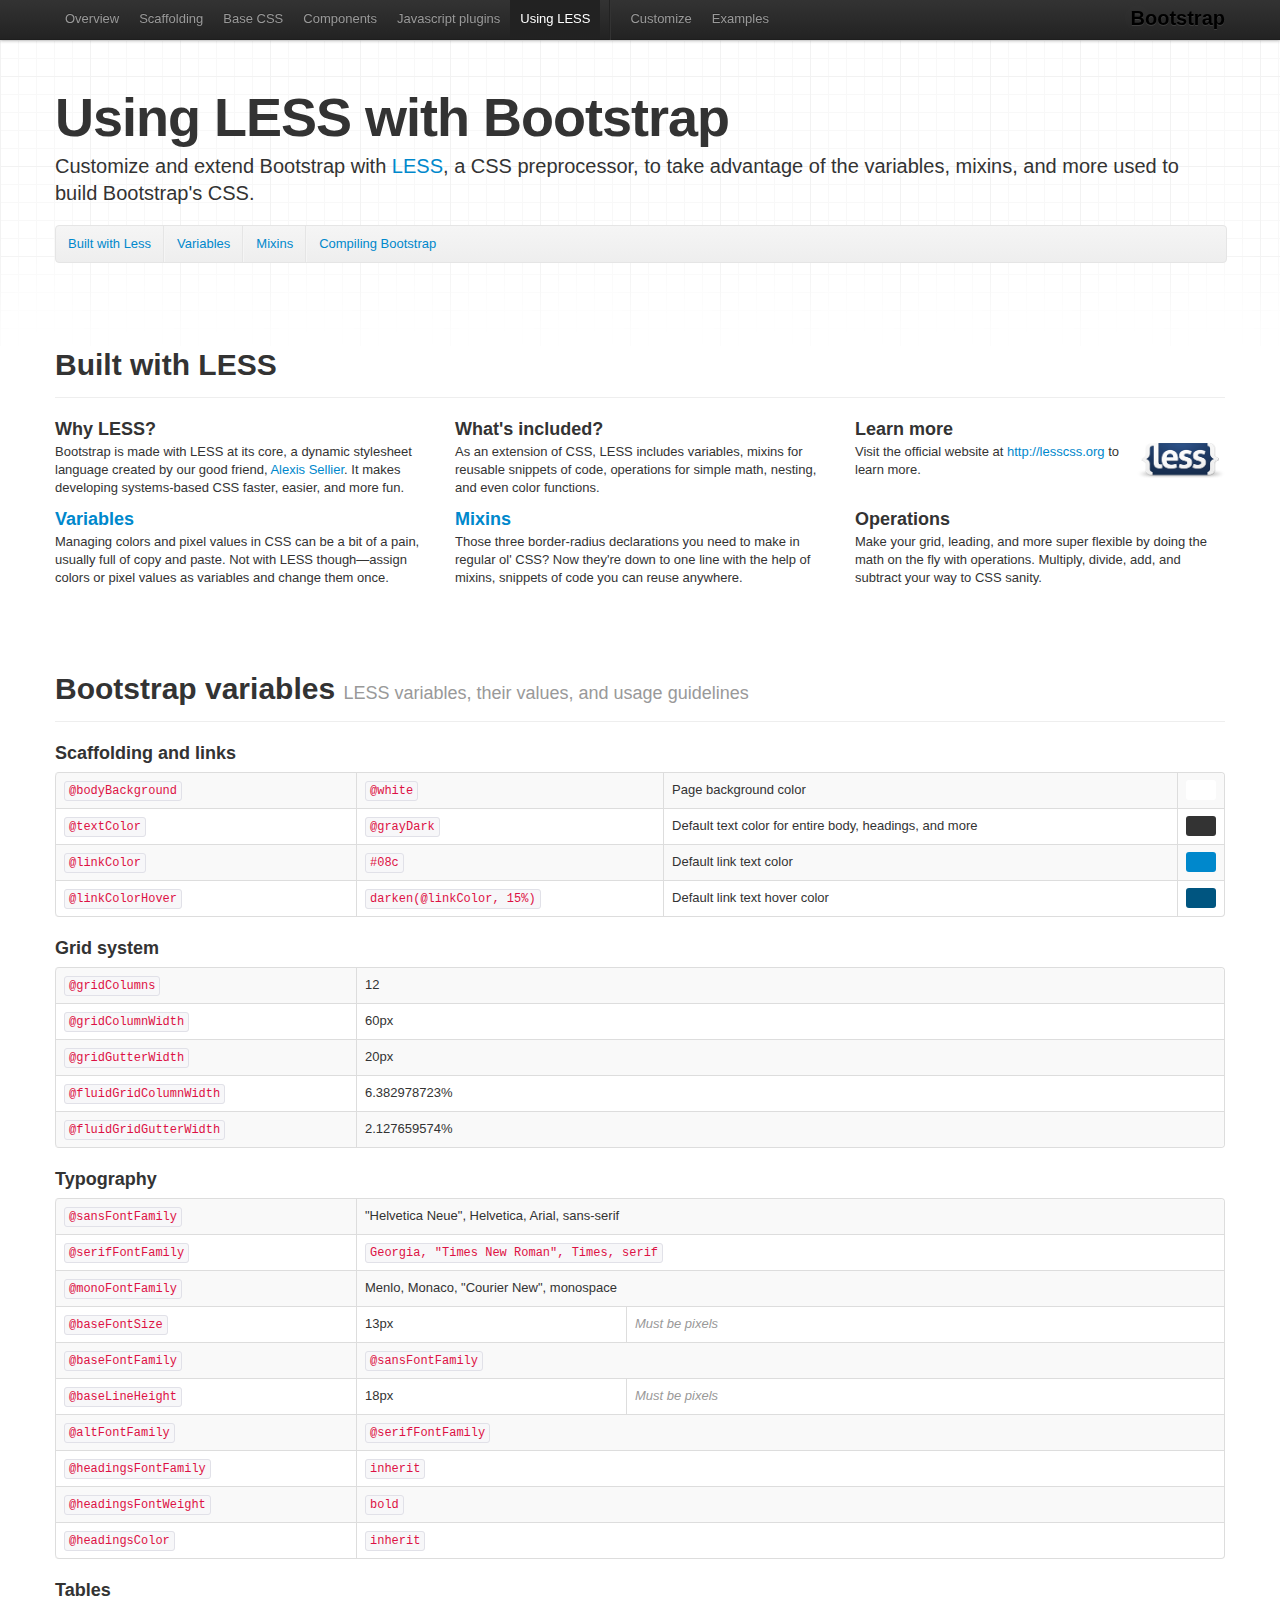
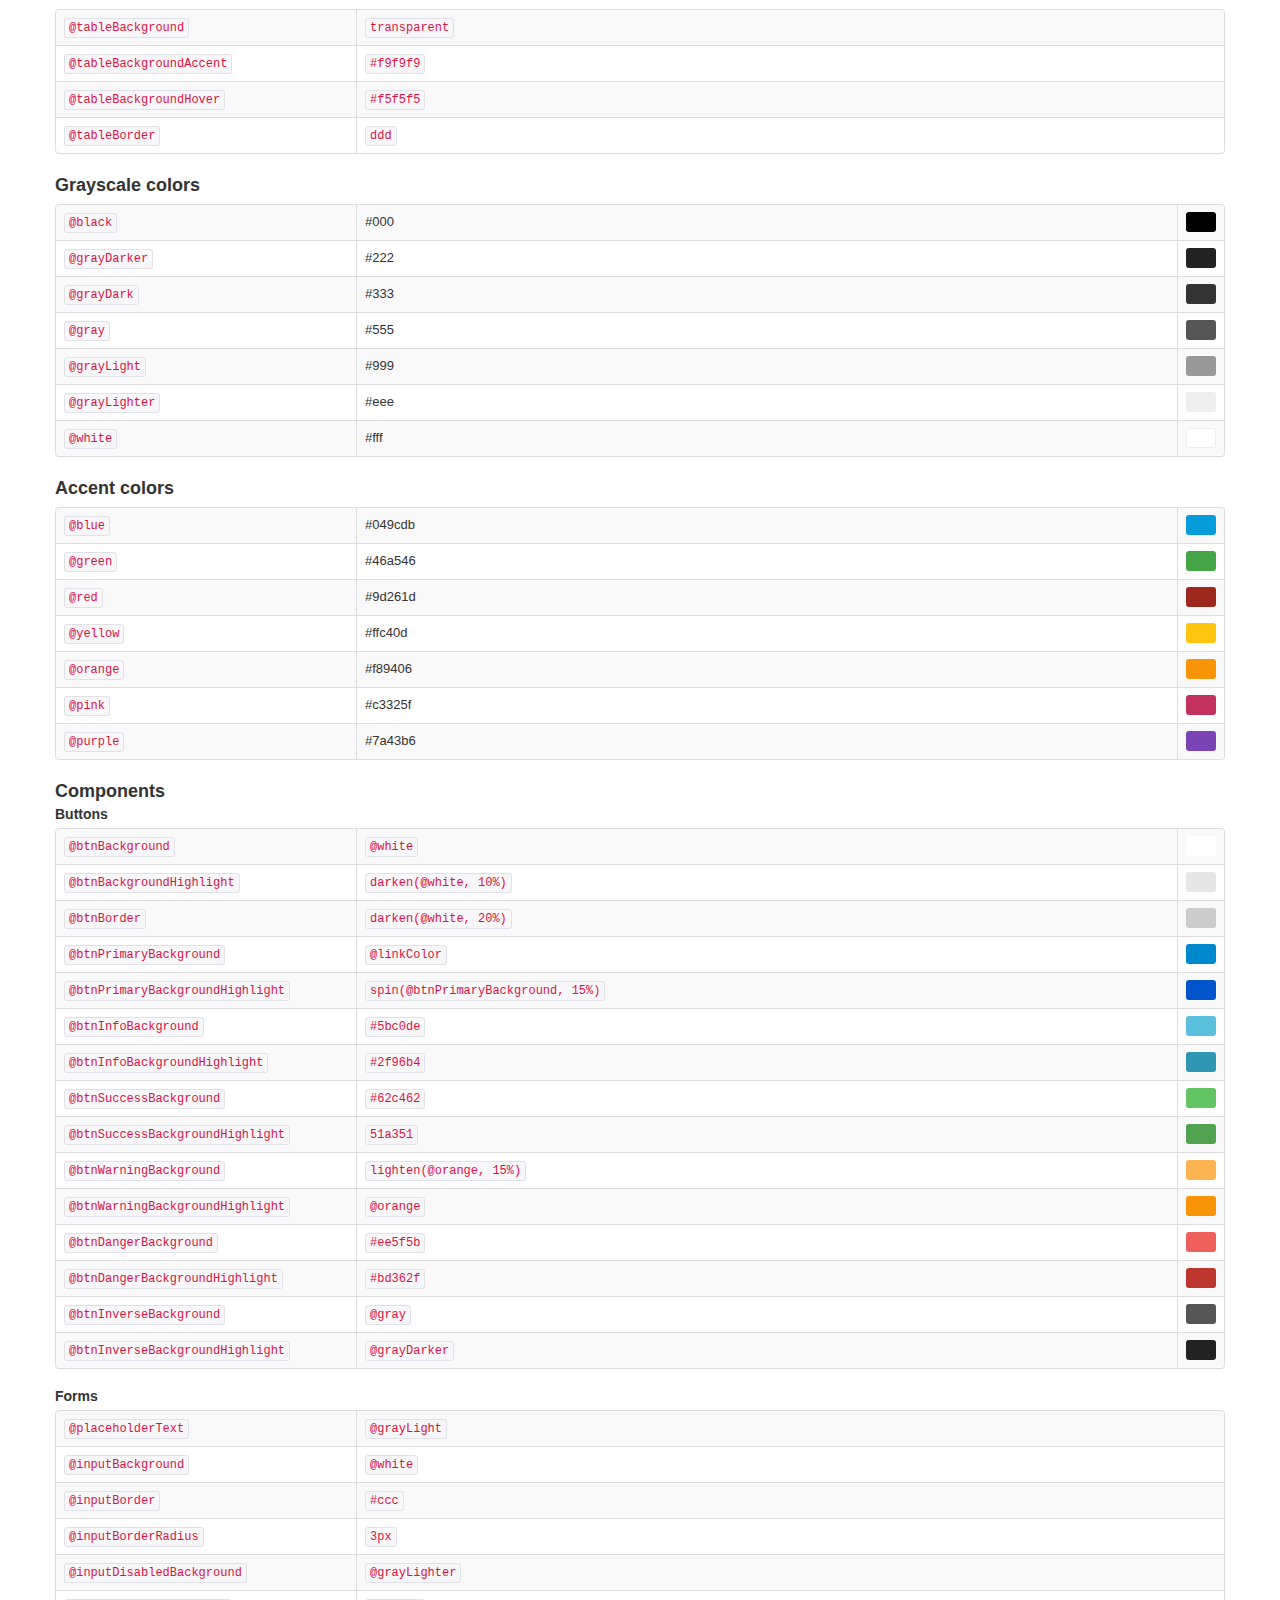
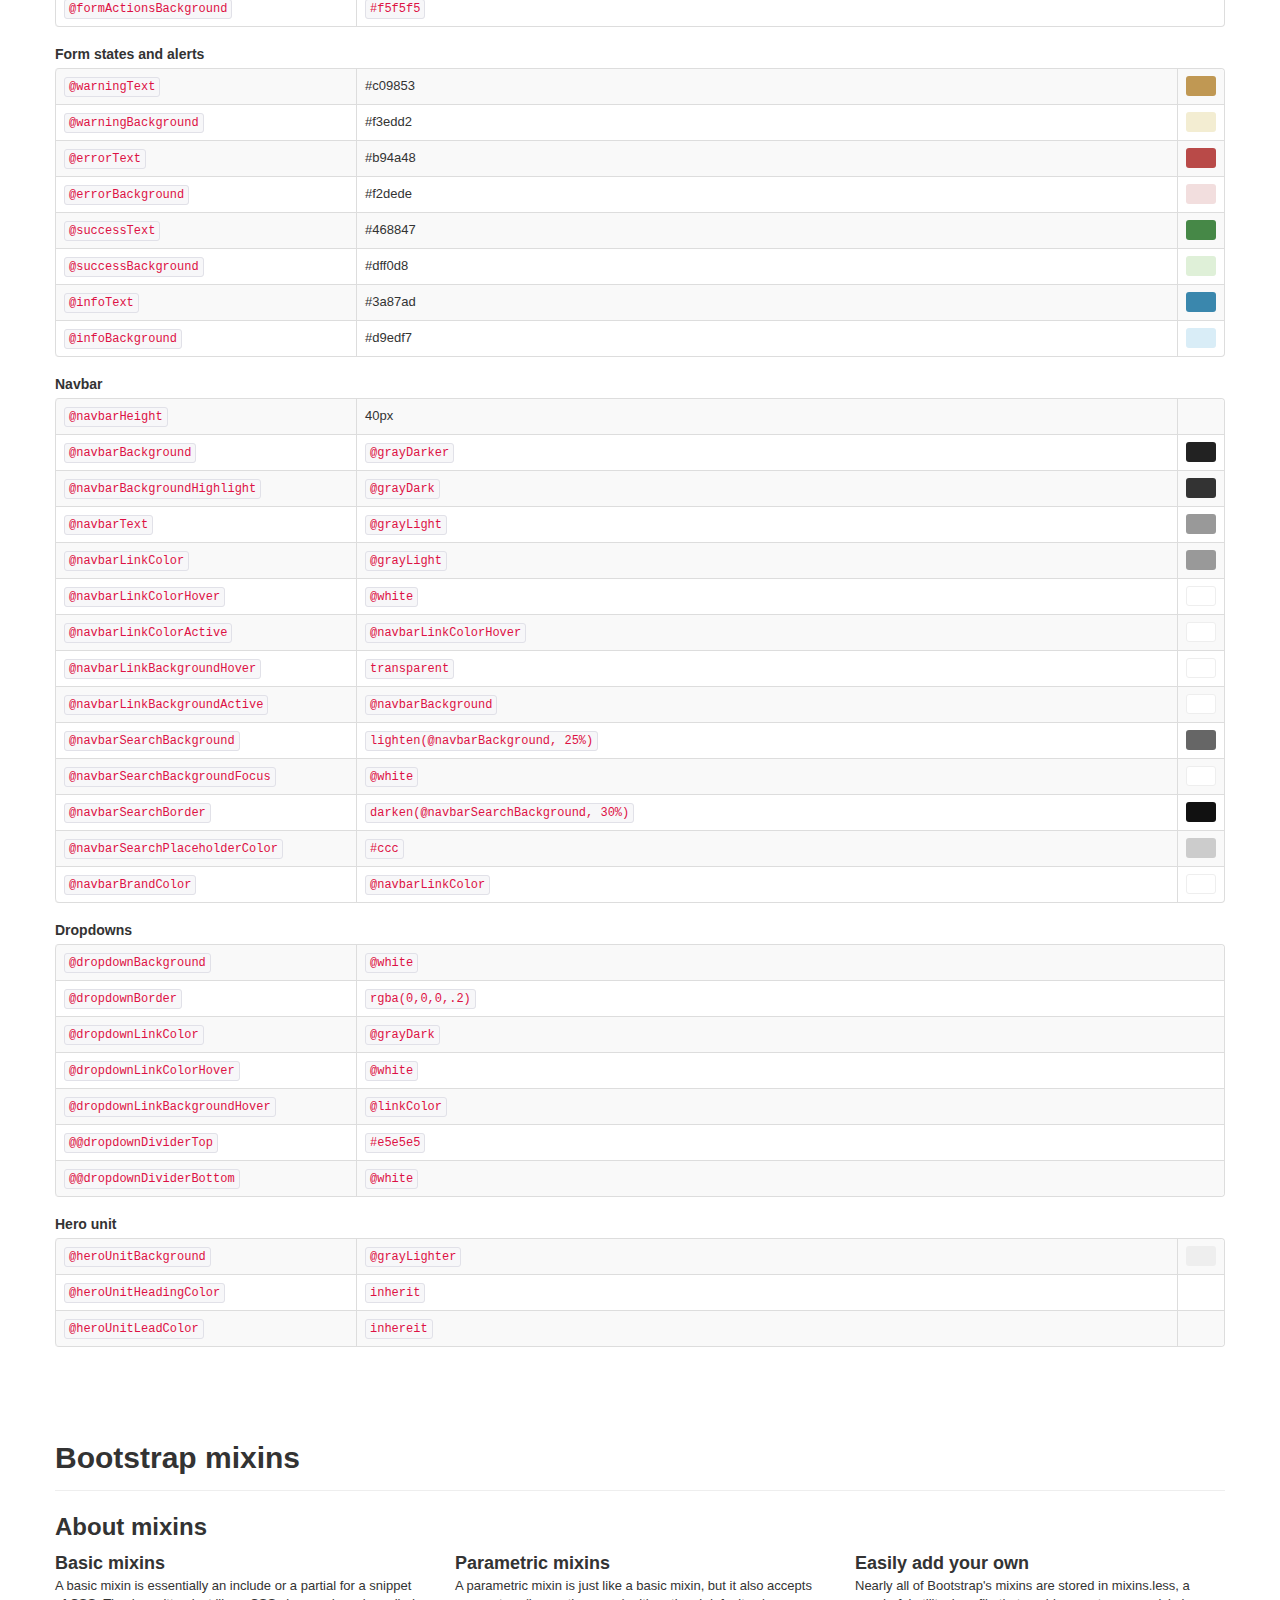
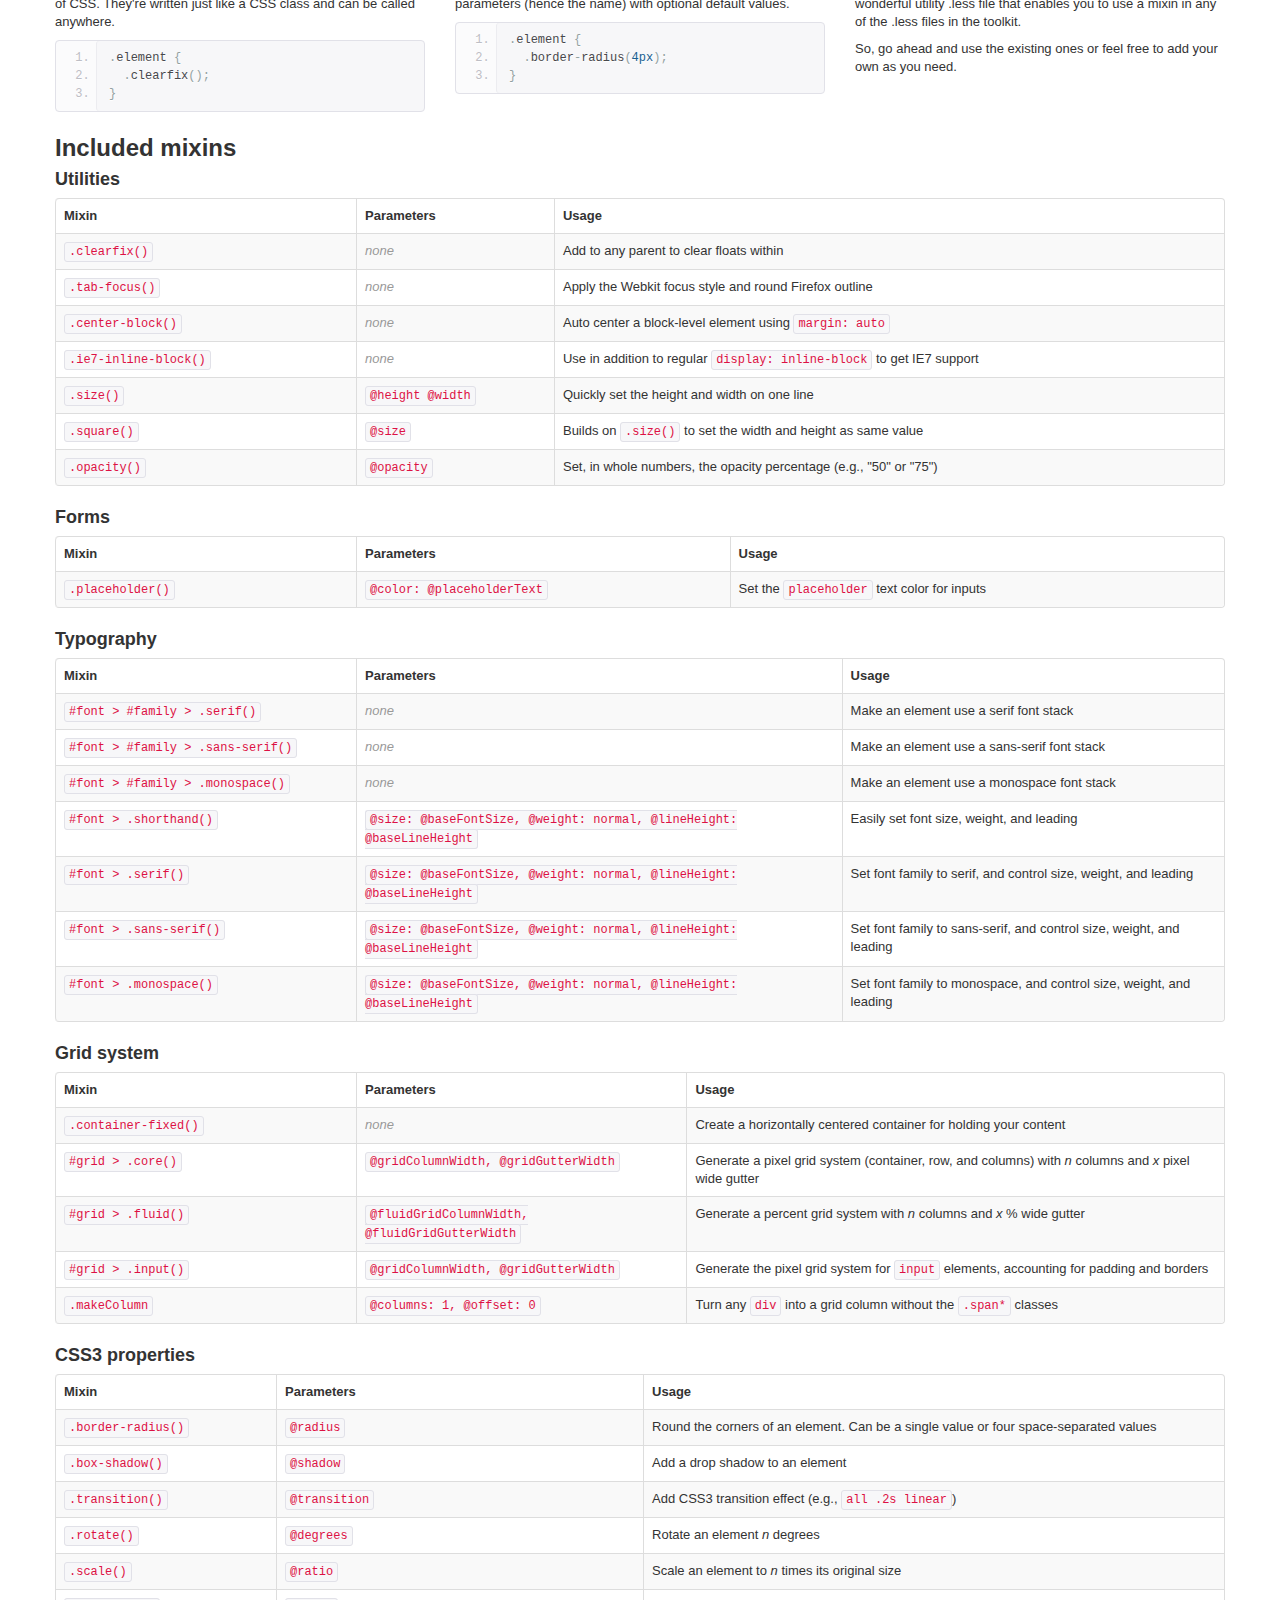
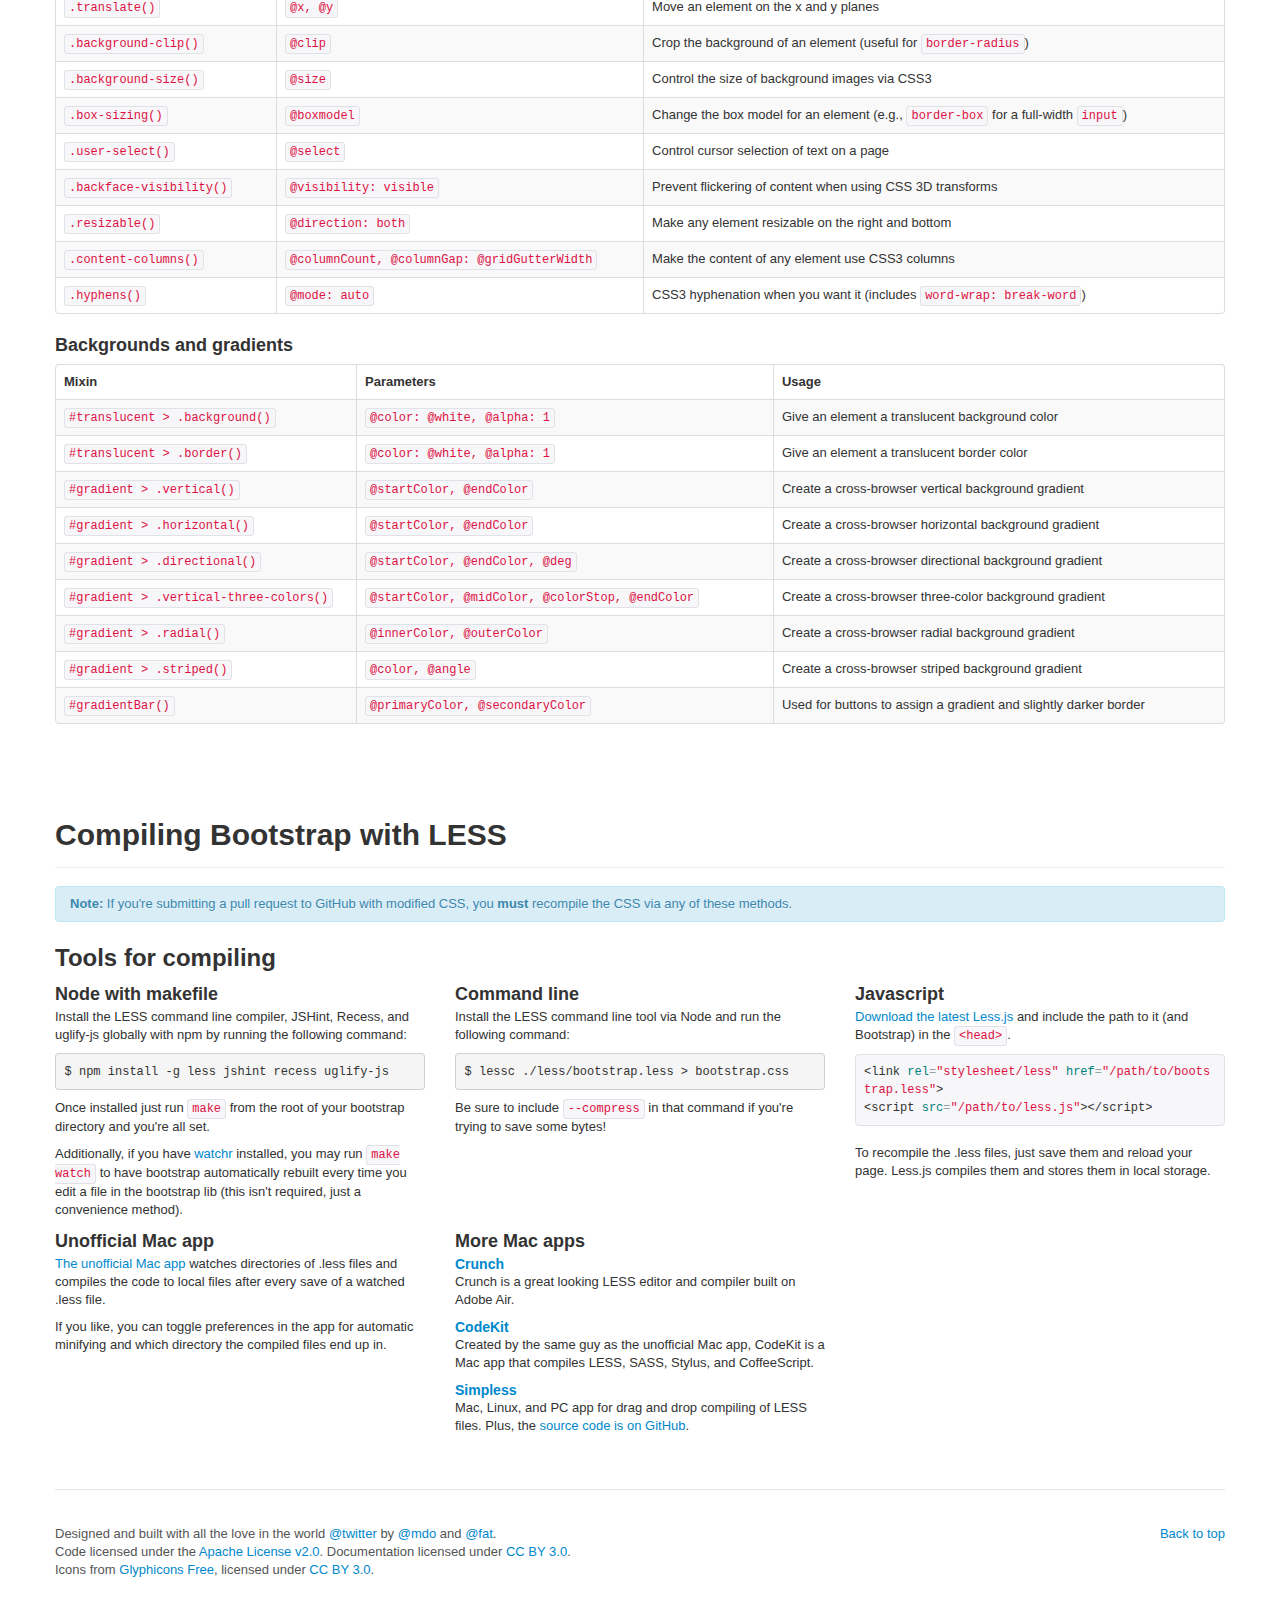
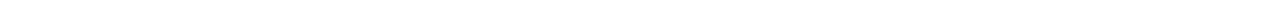
<file: bootstrap/docs/less.html>
<!DOCTYPE html>
<html lang="en">
  <head>
    <meta charset="utf-8">
    <title>Less · Twitter Bootstrap</title>
    <meta name="viewport" content="width=device-width, initial-scale=1.0">
    <meta name="description" content="">
    <meta name="author" content="">

    <!-- Le styles -->
    <link href="assets/css/bootstrap.css" rel="stylesheet">
    <link href="assets/css/bootstrap-responsive.css" rel="stylesheet">
    <link href="assets/css/docs.css" rel="stylesheet">
    <link href="assets/js/google-code-prettify/prettify.css" rel="stylesheet">

    <!-- Le HTML5 shim, for IE6-8 support of HTML5 elements -->
    <!--[if lt IE 9]>
      <script src="http://html5shim.googlecode.com/svn/trunk/html5.js"></script>
    <![endif]-->

    <!-- Le fav and touch icons -->
    <link rel="shortcut icon" href="assets/ico/favicon.ico">
    <link rel="apple-touch-icon-precomposed" sizes="144x144" href="assets/ico/apple-touch-icon-144-precomposed.png">
    <link rel="apple-touch-icon-precomposed" sizes="114x114" href="assets/ico/apple-touch-icon-114-precomposed.png">
    <link rel="apple-touch-icon-precomposed" sizes="72x72" href="assets/ico/apple-touch-icon-72-precomposed.png">
    <link rel="apple-touch-icon-precomposed" href="assets/ico/apple-touch-icon-57-precomposed.png">

  </head>

  <body data-spy="scroll" data-target=".subnav" data-offset="50">


  <!-- Navbar
    ================================================== -->
    <div class="navbar navbar-fixed-top">
      <div class="navbar-inner">
        <div class="container">
          <button type="button"class="btn btn-navbar" data-toggle="collapse" data-target=".nav-collapse">
            <span class="icon-bar"></span>
            <span class="icon-bar"></span>
            <span class="icon-bar"></span>
          </button>
          <a class="brand" href="./index.html">Bootstrap</a>
          <div class="nav-collapse collapse">
            <ul class="nav">
              <li class="">
                <a href="./index.html">Overview</a>
              </li>
              <li class="">
                <a href="./scaffolding.html">Scaffolding</a>
              </li>
              <li class="">
                <a href="./base-css.html">Base CSS</a>
              </li>
              <li class="">
                <a href="./components.html">Components</a>
              </li>
              <li class="">
                <a href="./javascript.html">Javascript plugins</a>
              </li>
              <li class="active">
                <a href="./less.html">Using LESS</a>
              </li>
              <li class="divider-vertical"></li>
              <li class="">
                <a href="./download.html">Customize</a>
              </li>
              <li class="">
                <a href="./examples.html">Examples</a>
              </li>
            </ul>
          </div>
        </div>
      </div>
    </div>

    <div class="container">

<!-- Masthead
================================================== -->
<header class="jumbotron subhead" id="overview">
  <h1>Using LESS with Bootstrap</h1>
  <p class="lead">Customize and extend Bootstrap with <a href="http://lesscss.org" target="_blank">LESS</a>, a CSS preprocessor, to take advantage of the variables, mixins, and more used to build Bootstrap's CSS.</p>
  <div class="subnav">
    <ul class="nav nav-pills">
      <li><a href="#builtWith">Built with Less</a></li>
      <li><a href="#variables">Variables</a></li>
      <li><a href="#mixins">Mixins</a></li>
      <li><a href="#compiling">Compiling Bootstrap</a></li>
    </ul>
  </div>
</header>



<!-- BUILT WITH LESS
================================================== -->
<section id="builtWith">
  <div class="page-header">
    <h1>Built with LESS</h1>
  </div>
  <div class="row">
    <div class="span4">
      <h3>Why LESS?</h3>
      <p>Bootstrap is made with LESS at its core, a dynamic stylesheet language created by our good friend, <a href="http://cloudhead.io">Alexis Sellier</a>. It makes developing systems-based CSS faster, easier, and more fun.</p>
    </div>
    <div class="span4">
      <h3>What's included?</h3>
      <p>As an extension of CSS, LESS includes variables, mixins for reusable snippets of code, operations for simple math, nesting, and even color functions.</p>
    </div>
    <div class="span4">
      <h3>Learn more</h3>
      <img style="float: right; height: 36px;" src="assets/img/less-logo-large.png" alt="LESS CSS">
      <p>Visit the official website at <a href="http://lesscss.org">http://lesscss.org</a> to learn more.</p>
    </div>
  </div>
  <div class="row">
    <div class="span4">
      <h3><a href="#variables">Variables</a></h3>
      <p>Managing colors and pixel values in CSS can be a bit of a pain, usually full of copy and paste. Not with LESS though&mdash;assign colors or pixel values as variables and change them once.</p>
    </div>
    <div class="span4">
      <h3><a href="#mixins">Mixins</a></h3>
      <p>Those three border-radius declarations you need to make in regular ol' CSS? Now they're down to one line with the help of mixins, snippets of code you can reuse anywhere.</p>
    </div>
    <div class="span4">
      <h3>Operations</h3>
      <p>Make your grid, leading, and more super flexible by doing the math on the fly with operations. Multiply, divide, add, and subtract your way to CSS sanity.</p>
    </div>
  </div>
</section>



<!-- VARIABLES
================================================== -->
<section id="variables">
  <div class="page-header">
    <h1>Bootstrap variables <small>LESS variables, their values, and usage guidelines</small></h1>
  </div>

  <h3>Scaffolding and links</h3>
  <table class="table table-bordered table-striped">
    <tbody>
      <tr>
        <td class="span4"><code>@bodyBackground</code></td>
        <td><code>@white</code></td>
        <td>Page background color</td>
        <td class="swatch-col"><span class="swatch" style="background-color: #fff;"></span></td>
      </tr>
      <tr>
        <td><code>@textColor</code></td>
        <td><code>@grayDark</code></td>
        <td>Default text color for entire body, headings, and more</td>
        <td class="swatch-col"><span class="swatch" style="background-color: #333;"></span></td>
      </tr>
      <tr>
        <td><code>@linkColor</code></td>
        <td><code>#08c</code></td>
        <td>Default link text color</td>
        <td class="swatch-col"><span class="swatch" style="background-color: #08c;"></span></td>
      </tr>
      <tr>
        <td><code>@linkColorHover</code></td>
        <td><code>darken(@linkColor, 15%)</code></td>
        <td>Default link text hover color</td>
        <td><span class="swatch" style="background-color: #005580;"></span></td>
      </tr>
    </tbody>
  </table>
  <h3>Grid system</h3>
  <table class="table table-bordered table-striped">
    <tbody>
      <tr>
        <td class="span4"><code>@gridColumns</code></td>
        <td>12</td>
      </tr>
      <tr>
        <td><code>@gridColumnWidth</code></td>
        <td>60px</td>
      </tr>
      <tr>
        <td><code>@gridGutterWidth</code></td>
        <td>20px</td>
      </tr>
      <tr>
        <td><code>@fluidGridColumnWidth</code></td>
        <td>6.382978723%</td>
      </tr>
      <tr>
        <td><code>@fluidGridGutterWidth</code></td>
        <td>2.127659574%</td>
      </tr>
    </tbody>
  </table>
  <h3>Typography</h3>
  <table class="table table-bordered table-striped">
    <tbody>
      <tr>
        <td class="span4"><code>@sansFontFamily</code></td>
        <td colspan="2">"Helvetica Neue", Helvetica, Arial, sans-serif</td>
      </tr>
      <tr>
        <td><code>@serifFontFamily</code></td>
        <td colspan="2"><code>Georgia, "Times New Roman", Times, serif</code></td>
      </tr>
      <tr>
        <td><code>@monoFontFamily</code></td>
        <td colspan="2">Menlo, Monaco, "Courier New", monospace</td>
      </tr>

      <tr>
        <td><code>@baseFontSize</code></td>
        <td>13px</td>
        <td><em class="muted">Must be pixels</em></td>
      </tr>
      <tr>
        <td><code>@baseFontFamily</code></td>
        <td colspan="2"><code>@sansFontFamily</code></td>
      </tr>
      <tr>
        <td><code>@baseLineHeight</code></td>
        <td>18px</td>
        <td><em class="muted">Must be pixels</em></td>
      </tr>
      <tr>
        <td><code>@altFontFamily</code></td>
        <td colspan="2"><code>@serifFontFamily</code></td>
      </tr>

      <tr>
        <td><code>@headingsFontFamily</code></td>
        <td colspan="2"><code>inherit</code></td>
      </tr>
      <tr>
        <td><code>@headingsFontWeight</code></td>
        <td colspan="2"><code>bold</code></td>
      </tr>
      <tr>
        <td><code>@headingsColor</code></td>
        <td colspan="2"><code>inherit</code></td>
      </tr>
    </tbody>
  </table>
  <h3>Tables</h3>
  <table class="table table-bordered table-striped">
    <tbody>
      <tr>
        <td class="span4"><code>@tableBackground</code></td>
        <td><code>transparent</code></td>
      </tr>
      <tr>
        <td><code>@tableBackgroundAccent</code></td>
        <td><code>#f9f9f9</code></td>
      </tr>
      <tr>
        <td><code>@tableBackgroundHover</code></td>
        <td><code>#f5f5f5</code></td>
      </tr>
      <tr>
        <td><code>@tableBorder</code></td>
        <td><code>ddd</code></td>
      </tr>
    </tbody>
  </table>

  <h3>Grayscale colors</h3>
  <table class="table table-bordered table-striped">
    <tbody>
      <tr>
        <td class="span4"><code>@black</code></td>
        <td>#000</td>
        <td class="swatch-col"><span class="swatch" style="background-color: #000;"></span></td>
      </tr>
      <tr>
        <td><code>@grayDarker</code></td>
        <td>#222</td>
        <td><span class="swatch" style="background-color: #222;"></span></td>
      </tr>
      <tr>
        <td><code>@grayDark</code></td>
        <td>#333</td>
        <td><span class="swatch" style="background-color: #333;"></span></td>
      </tr>
      <tr>
        <td><code>@gray</code></td>
        <td>#555</td>
        <td><span class="swatch" style="background-color: #555;"></span></td>
      </tr>
      <tr>
        <td><code>@grayLight</code></td>
        <td>#999</td>
        <td><span class="swatch" style="background-color: #999;"></span></td>
      </tr>
      <tr>
        <td><code>@grayLighter</code></td>
        <td>#eee</td>
        <td><span class="swatch" style="background-color: #eee;"></span></td>
      </tr>
      <tr>
        <td><code>@white</code></td>
        <td>#fff</td>
        <td><span class="swatch swatch-bordered" style="background-color: #fff;"></span></td>
      </tr>
    </tbody>
  </table>
  <h3>Accent colors</h3>
  <table class="table table-bordered table-striped">
    <tbody>
      <tr>
        <td class="span4"><code>@blue</code></td>
        <td>#049cdb</td>
        <td class="swatch-col"><span class="swatch" style="background-color: #049cdb;"></span></td>
      </tr>
      <tr>
        <td><code>@green</code></td>
        <td>#46a546</td>
        <td><span class="swatch" style="background-color: #46a546;"></span></td>
      </tr>
      <tr>
        <td><code>@red</code></td>
        <td>#9d261d</td>
        <td><span class="swatch" style="background-color: #9d261d;"></span></td>
      </tr>
      <tr>
        <td><code>@yellow</code></td>
        <td>#ffc40d</td>
        <td><span class="swatch" style="background-color: #ffc40d;"></span></td>
      </tr>
      <tr>
        <td><code>@orange</code></td>
        <td>#f89406</td>
        <td><span class="swatch" style="background-color: #f89406;"></span></td>
      </tr>
      <tr>
        <td><code>@pink</code></td>
        <td>#c3325f</td>
        <td><span class="swatch" style="background-color: #c3325f;"></span></td>
      </tr>
      <tr>
        <td><code>@purple</code></td>
        <td>#7a43b6</td>
        <td><span class="swatch" style="background-color: #7a43b6;"></span></td>
      </tr>
    </tbody>
  </table>


  <h3>Components</h3>

  <h4>Buttons</h4>
  <table class="table table-bordered table-striped">
    <tbody>
      <tr>
        <td class="span4"><code>@btnBackground</code></td>
        <td><code>@white</code></td>
        <td class="swatch-col"><span class="swatch" style="background-color: #fff;"></span></td>
      </tr>
      <tr>
        <td><code>@btnBackgroundHighlight</code></td>
        <td><code>darken(@white, 10%)</code></td>
        <td class="swatch-col"><span class="swatch" style="background-color: #e6e6e6;"></span></td>
      </tr>
      <tr>
        <td><code>@btnBorder</code></td>
        <td><code>darken(@white, 20%)</code></td>
        <td class="swatch-col"><span class="swatch" style="background-color: #ccc;"></span></td>
      </tr>

      <tr>
        <td><code>@btnPrimaryBackground</code></td>
        <td><code>@linkColor</code></td>
        <td class="swatch-col"><span class="swatch" style="background-color: #08c;"></span></td>
      </tr>
      <tr>
        <td><code>@btnPrimaryBackgroundHighlight</code></td>
        <td><code>spin(@btnPrimaryBackground, 15%)</code></td>
        <td class="swatch-col"><span class="swatch" style="background-color: #05c;"></span></td>
      </tr>

      <tr>
        <td><code>@btnInfoBackground</code></td>
        <td><code>#5bc0de</code></td>
        <td class="swatch-col"><span class="swatch" style="background-color: #5bc0de;"></span></td>
      </tr>
      <tr>
        <td><code>@btnInfoBackgroundHighlight</code></td>
        <td><code>#2f96b4</code></td>
        <td class="swatch-col"><span class="swatch" style="background-color: #2f96b4;"></span></td>
      </tr>

      <tr>
        <td><code>@btnSuccessBackground</code></td>
        <td><code>#62c462</code></td>
        <td class="swatch-col"><span class="swatch" style="background-color: #62c462;"></span></td>
      </tr>
      <tr>
        <td><code>@btnSuccessBackgroundHighlight</code></td>
        <td><code>51a351</code></td>
        <td class="swatch-col"><span class="swatch" style="background-color: #51a351;"></span></td>
      </tr>

      <tr>
        <td><code>@btnWarningBackground</code></td>
        <td><code>lighten(@orange, 15%)</code></td>
        <td class="swatch-col"><span class="swatch" style="background-color: #fbb450;"></span></td>
      </tr>
      <tr>
        <td><code>@btnWarningBackgroundHighlight</code></td>
        <td><code>@orange</code></td>
        <td class="swatch-col"><span class="swatch" style="background-color: #f89406;"></span></td>
      </tr>

      <tr>
        <td><code>@btnDangerBackground</code></td>
        <td><code>#ee5f5b</code></td>
        <td class="swatch-col"><span class="swatch" style="background-color: #ee5f5b;"></span></td>
      </tr>
      <tr>
        <td><code>@btnDangerBackgroundHighlight</code></td>
        <td><code>#bd362f</code></td>
        <td class="swatch-col"><span class="swatch" style="background-color: #bd362f;"></span></td>
      </tr>

      <tr>
        <td><code>@btnInverseBackground</code></td>
        <td><code>@gray</code></td>
        <td class="swatch-col"><span class="swatch" style="background-color: #555;"></span></td>
      </tr>
      <tr>
        <td><code>@btnInverseBackgroundHighlight</code></td>
        <td><code>@grayDarker</code></td>
        <td class="swatch-col"><span class="swatch" style="background-color: #222;"></span></td>
      </tr>
    </tbody>
  </table>
  <h4>Forms</h4>
  <table class="table table-bordered table-striped">
    <tbody>
      <tr>
        <td class="span4"><code>@placeholderText</code></td>
        <td><code>@grayLight</code></td>
      </tr>
      <tr>
        <td><code>@inputBackground</code></td>
        <td><code>@white</code></td>
      </tr>
      <tr>
        <td><code>@inputBorder</code></td>
        <td><code>#ccc</code></td>
      </tr>
      <tr>
        <td><code>@inputBorderRadius</code></td>
        <td><code>3px</code></td>
      </tr>
      <tr>
        <td><code>@inputDisabledBackground</code></td>
        <td><code>@grayLighter</code></td>
      </tr>
      <tr>
        <td><code>@formActionsBackground</code></td>
        <td><code>#f5f5f5</code></td>
      </tr>
    </tbody>
  </table>
  <h4>Form states and alerts</h4>
  <table class="table table-bordered table-striped">
    <tbody>
      <tr>
        <td class="span4"><code>@warningText</code></td>
        <td>#c09853</td>
        <td><span class="swatch" style="background-color: #c09853;"></span></td>
      </tr>
      <tr>
        <td><code>@warningBackground</code></td>
        <td>#f3edd2</td>
        <td class="swatch-col"><span class="swatch" style="background-color: #f3edd2;"></span></td>
      </tr>
      <tr>
        <td><code>@errorText</code></td>
        <td>#b94a48</td>
        <td><span class="swatch" style="background-color: #b94a48;"></span></td>
      </tr>
      <tr>
        <td><code>@errorBackground</code></td>
        <td>#f2dede</td>
        <td><span class="swatch" style="background-color: #f2dede;"></span></td>
      </tr>
      <tr>
        <td><code>@successText</code></td>
        <td>#468847</td>
        <td><span class="swatch" style="background-color: #468847;"></span></td>
      </tr>
      <tr>
        <td><code>@successBackground</code></td>
        <td>#dff0d8</td>
        <td><span class="swatch" style="background-color: #dff0d8;"></span></td>
      </tr>
      <tr>
        <td><code>@infoText</code></td>
        <td>#3a87ad</td>
        <td><span class="swatch" style="background-color: #3a87ad;"></span></td>
      </tr>
      <tr>
        <td><code>@infoBackground</code></td>
        <td>#d9edf7</td>
        <td><span class="swatch" style="background-color: #d9edf7;"></span></td>
      </tr>
    </tbody>
  </table>

  <h4>Navbar</h4>
  <table class="table table-bordered table-striped">
    <tbody>
      <tr>
        <td class="span4"><code>@navbarHeight</code></td>
        <td>40px</td>
        <td class="swatch-col"></td>
      </tr>
      <tr>
        <td><code>@navbarBackground</code></td>
        <td><code>@grayDarker</code></td>
        <td><span class="swatch" style="background-color: #222;"></span></td>
      </tr>
      <tr>
        <td><code>@navbarBackgroundHighlight</code></td>
        <td><code>@grayDark</code></td>
        <td><span class="swatch" style="background-color: #333;"></span></td>
      </tr>

      <tr>
        <td><code>@navbarText</code></td>
        <td><code>@grayLight</code></td>
        <td><span class="swatch" style="background-color: #999;"></span></td>
      </tr>
      <tr>
        <td><code>@navbarLinkColor</code></td>
        <td><code>@grayLight</code></td>
        <td><span class="swatch" style="background-color: #999;"></span></td>
      </tr>
      <tr>
        <td><code>@navbarLinkColorHover</code></td>
        <td><code>@white</code></td>
        <td><span class="swatch swatch-bordered" style="background-color: #fff;"></span></td>
      </tr>
      <tr>
        <td><code>@navbarLinkColorActive</code></td>
        <td><code>@navbarLinkColorHover</code></td>
        <td><span class="swatch swatch-bordered" style="background-color: #fff;"></span></td>
      </tr>
      <tr>
        <td><code>@navbarLinkBackgroundHover</code></td>
        <td><code>transparent</code></td>
        <td><span class="swatch swatch-bordered" style="background-color: transparent;"></span></td>
      </tr>
      <tr>
        <td><code>@navbarLinkBackgroundActive</code></td>
        <td><code>@navbarBackground</code></td>
        <td><span class="swatch swatch-bordered" style="background-color: #fff;"></span></td>
      </tr>

      <tr>
        <td><code>@navbarSearchBackground</code></td>
        <td><code>lighten(@navbarBackground, 25%)</code></td>
        <td><span class="swatch" style="background-color: #666;"></span></td>
      </tr>
      <tr>
        <td><code>@navbarSearchBackgroundFocus</code></td>
        <td><code>@white</code></td>
        <td><span class="swatch swatch-bordered" style="background-color: #fff;"></span></td>
      </tr>
      <tr>
        <td><code>@navbarSearchBorder</code></td>
        <td><code>darken(@navbarSearchBackground, 30%)</code></td>
        <td><span class="swatch" style="background-color: #111;"></span></td>
      </tr>
      <tr>
        <td><code>@navbarSearchPlaceholderColor</code></td>
        <td><code>#ccc</code></td>
        <td><span class="swatch" style="background-color: #ccc;"></span></td>
      </tr>
      <tr>
        <td><code>@navbarBrandColor</code></td>
        <td><code>@navbarLinkColor</code></td>
        <td><span class="swatch swatch-bordered" style="background-color: #fff;"></span></td>
      </tr>
    </tbody>
  </table>
  <h4>Dropdowns</h4>
  <table class="table table-bordered table-striped">
    <tbody>
      <tr>
        <td class="span4"><code>@dropdownBackground</code></td>
        <td><code>@white</code></td>
      </tr>
      <tr>
        <td><code>@dropdownBorder</code></td>
        <td><code>rgba(0,0,0,.2)</code></td>
      </tr>
      <tr>
        <td><code>@dropdownLinkColor</code></td>
        <td><code>@grayDark</code></td>
      </tr>
      <tr>
        <td><code>@dropdownLinkColorHover</code></td>
        <td><code>@white</code></td>
      </tr>
      <tr>
        <td><code>@dropdownLinkBackgroundHover</code></td>
        <td><code>@linkColor</code></td>
      </tr>
      <tr>
        <td><code>@@dropdownDividerTop</code></td>
        <td><code>#e5e5e5</code></td>
      </tr>
      <tr>
        <td><code>@@dropdownDividerBottom</code></td>
        <td><code>@white</code></td>
      </tr>
    </tbody>
  </table>
  <h4>Hero unit</h4>
  <table class="table table-bordered table-striped">
    <tbody>
      <tr>
        <td class="span4"><code>@heroUnitBackground</code></td>
        <td><code>@grayLighter</code></td>
        <td class="swatch-col"><span class="swatch" style="background-color: #eee;"></span></td>
      </tr>
      <tr>
        <td class="span2"><code>@heroUnitHeadingColor</code></td>
        <td><code>inherit</code></td>
        <td></td>
      </tr>
      <tr>
        <td><code>@heroUnitLeadColor</code></td>
        <td><code>inhereit</code></td>
        <td></td>
      </tr>
    </tbody>
  </table>


</section>



<!-- MIXINS
================================================== -->
<section id="mixins">
  <div class="page-header">
    <h1>Bootstrap mixins <small></small></h1>
  </div>
  <h2>About mixins</h2>
  <div class="row">
    <div class="span4">
      <h3>Basic mixins</h3>
      <p>A basic mixin is essentially an include or a partial for a snippet of CSS. They're written just like a CSS class and can be called anywhere.</p>
<pre class="prettyprint linenums">
.element {
  .clearfix();
}
</pre>
    </div><!-- /span4 -->
    <div class="span4">
      <h3>Parametric mixins</h3>
      <p>A parametric mixin is just like a basic mixin, but it also accepts parameters (hence the name) with optional default values.</p>
<pre class="prettyprint linenums">
.element {
  .border-radius(4px);
}
</pre>
    </div><!-- /span4 -->
    <div class="span4">
      <h3>Easily add your own</h3>
      <p>Nearly all of Bootstrap's mixins are stored in mixins.less, a wonderful utility .less file that enables you to use a mixin in any of the .less files in the toolkit.</p>
      <p>So, go ahead and use the existing ones or feel free to add your own as you need.</p>
    </div><!-- /span4 -->
  </div><!-- /row -->
  <h2>Included mixins</h2>
  <h3>Utilities</h3>
  <table class="table table-bordered table-striped">
    <thead>
      <tr>
        <th class="span4">Mixin</th>
        <th>Parameters</th>
        <th>Usage</th>
      </tr>
    </thead>
    <tbody>
      <tr>
        <td><code>.clearfix()</code></td>
        <td><em class="muted">none</em></td>
        <td>Add to any parent to clear floats within</td>
      </tr>
      <tr>
        <td><code>.tab-focus()</code></td>
        <td><em class="muted">none</em></td>
        <td>Apply the Webkit focus style and round Firefox outline</td>
      </tr>
      <tr>
        <td><code>.center-block()</code></td>
        <td><em class="muted">none</em></td>
        <td>Auto center a block-level element using <code>margin: auto</code></td>
      </tr>
      <tr>
        <td><code>.ie7-inline-block()</code></td>
        <td><em class="muted">none</em></td>
        <td>Use in addition to regular <code>display: inline-block</code> to get IE7 support</td>
      </tr>
      <tr>
        <td><code>.size()</code></td>
        <td><code>@height @width</code></td>
        <td>Quickly set the height and width on one line</td>
      </tr>
      <tr>
        <td><code>.square()</code></td>
        <td><code>@size</code></td>
        <td>Builds on <code>.size()</code> to set the width and height as same value</td>
      </tr>
      <tr>
        <td><code>.opacity()</code></td>
        <td><code>@opacity</code></td>
        <td>Set, in whole numbers, the opacity percentage (e.g., "50" or "75")</td>
      </tr>
    </tbody>
  </table>
  <h3>Forms</h3>
  <table class="table table-bordered table-striped">
    <thead>
      <tr>
        <th class="span4">Mixin</th>
        <th>Parameters</th>
        <th>Usage</th>
      </tr>
    </thead>
    <tbody>
      <tr>
        <td><code>.placeholder()</code></td>
        <td><code>@color: @placeholderText</code></td>
        <td>Set the <code>placeholder</code> text color for inputs</td>
      </tr>
    </tbody>
  </table>
  <h3>Typography</h3>
  <table class="table table-bordered table-striped">
    <thead>
      <tr>
        <th class="span4">Mixin</th>
        <th>Parameters</th>
        <th>Usage</th>
      </tr>
    </thead>
    <tbody>
      <tr>
        <td><code>#font > #family > .serif()</code></td>
        <td><em class="muted">none</em></td>
        <td>Make an element use a serif font stack</td>
      </tr>
      <tr>
        <td><code>#font > #family > .sans-serif()</code></td>
        <td><em class="muted">none</em></td>
        <td>Make an element use a sans-serif font stack</td>
      </tr>
      <tr>
        <td><code>#font > #family > .monospace()</code></td>
        <td><em class="muted">none</em></td>
        <td>Make an element use a monospace font stack</td>
      </tr>
      <tr>
        <td><code>#font > .shorthand()</code></td>
        <td><code>@size: @baseFontSize, @weight: normal, @lineHeight: @baseLineHeight</code></td>
        <td>Easily set font size, weight, and leading</td>
      </tr>
      <tr>
        <td><code>#font > .serif()</code></td>
        <td><code>@size: @baseFontSize, @weight: normal, @lineHeight: @baseLineHeight</code></td>
        <td>Set font family to serif, and control size, weight, and leading</td>
      </tr>
      <tr>
        <td><code>#font > .sans-serif()</code></td>
        <td><code>@size: @baseFontSize, @weight: normal, @lineHeight: @baseLineHeight</code></td>
        <td>Set font family to sans-serif, and control size, weight, and leading</td>
      </tr>
      <tr>
        <td><code>#font > .monospace()</code></td>
        <td><code>@size: @baseFontSize, @weight: normal, @lineHeight: @baseLineHeight</code></td>
        <td>Set font family to monospace, and control size, weight, and leading</td>
      </tr>
    </tbody>
  </table>
  <h3>Grid system</h3>
  <table class="table table-bordered table-striped">
    <thead>
      <tr>
        <th class="span4">Mixin</th>
        <th>Parameters</th>
        <th>Usage</th>
      </tr>
    </thead>
    <tbody>
      <tr>
        <td><code>.container-fixed()</code></td>
        <td><em class="muted">none</em></td>
        <td>Create a horizontally centered container for holding your content</td>
      </tr>
      <tr>
        <td><code>#grid > .core()</code></td>
        <td><code>@gridColumnWidth, @gridGutterWidth</code></td>
        <td>Generate a pixel grid system (container, row, and columns) with <em>n</em> columns and <em>x</em> pixel wide gutter</td>
      </tr>
      <tr>
        <td><code>#grid > .fluid()</code></td>
        <td><code>@fluidGridColumnWidth, @fluidGridGutterWidth</code></td>
        <td>Generate a percent grid system with <em>n</em> columns and <em>x</em> % wide gutter</td>
      </tr>
      <tr>
        <td><code>#grid > .input()</code></td>
        <td><code>@gridColumnWidth, @gridGutterWidth</code></td>
        <td>Generate the pixel grid system for <code>input</code> elements, accounting for padding and borders</td>
      </tr>
      <tr>
        <td><code>.makeColumn</code></td>
        <td><code>@columns: 1, @offset: 0</code></td>
        <td>Turn any <code>div</code> into a grid column without the <code>.span*</code> classes</td>
      </tr>
    </tbody>
  </table>
  <h3>CSS3 properties</h3>
  <table class="table table-bordered table-striped">
    <thead>
      <tr>
        <th class="span3">Mixin</th>
        <th>Parameters</th>
        <th>Usage</th>
      </tr>
    </thead>
    <tbody>
      <tr>
        <td><code>.border-radius()</code></td>
        <td><code>@radius</code></td>
        <td>Round the corners of an element. Can be a single value or four space-separated values</td>
      </tr>
      <tr>
        <td><code>.box-shadow()</code></td>
        <td><code>@shadow</code></td>
        <td>Add a drop shadow to an element</td>
      </tr>
      <tr>
        <td><code>.transition()</code></td>
        <td><code>@transition</code></td>
        <td>Add CSS3 transition effect (e.g., <code>all .2s linear</code>)</td>
      </tr>
      <tr>
        <td><code>.rotate()</code></td>
        <td><code>@degrees</code></td>
        <td>Rotate an element <em>n</em> degrees</td>
      </tr>
      <tr>
        <td><code>.scale()</code></td>
        <td><code>@ratio</code></td>
        <td>Scale an element to <em>n</em> times its original size</td>
      </tr>
      <tr>
        <td><code>.translate()</code></td>
        <td><code>@x, @y</code></td>
        <td>Move an element on the x and y planes</td>
      </tr>
      <tr>
        <td><code>.background-clip()</code></td>
        <td><code>@clip</code></td>
        <td>Crop the background of an element (useful for <code>border-radius</code>)</td>
      </tr>
      <tr>
        <td><code>.background-size()</code></td>
        <td><code>@size</code></td>
        <td>Control the size of background images via CSS3</td>
      </tr>
      <tr>
        <td><code>.box-sizing()</code></td>
        <td><code>@boxmodel</code></td>
        <td>Change the box model for an element (e.g., <code>border-box</code> for a full-width <code>input</code>)</td>
      </tr>
      <tr>
        <td><code>.user-select()</code></td>
        <td><code>@select</code></td>
        <td>Control cursor selection of text on a page</td>
      </tr>
      <tr>
        <td><code>.backface-visibility()</code></td>
        <td><code>@visibility: visible</code></td>
        <td>Prevent flickering of content when using CSS 3D transforms</td>
      </tr>
      <tr>
        <td><code>.resizable()</code></td>
        <td><code>@direction: both</code></td>
        <td>Make any element resizable on the right and bottom</td>
      </tr>
      <tr>
        <td><code>.content-columns()</code></td>
        <td><code>@columnCount, @columnGap: @gridGutterWidth</code></td>
        <td>Make the content of any element use CSS3 columns</td>
      </tr>
      <tr>
        <td><code>.hyphens()</code></td>
        <td><code>@mode: auto</code></td>
        <td>CSS3 hyphenation when you want it (includes <code>word-wrap: break-word</code>)</td>
      </tr>
    </tbody>
  </table>
  <h3>Backgrounds and gradients</h3>
  <table class="table table-bordered table-striped">
    <thead>
      <tr>
        <th class="span4">Mixin</th>
        <th>Parameters</th>
        <th>Usage</th>
      </tr>
    </thead>
    <tbody>
      <tr>
        <td><code>#translucent > .background()</code></td>
        <td><code>@color: @white, @alpha: 1</code></td>
        <td>Give an element a translucent background color</td>
      </tr>
      <tr>
        <td><code>#translucent > .border()</code></td>
        <td><code>@color: @white, @alpha: 1</code></td>
        <td>Give an element a translucent border color</td>
      </tr>
      <tr>
        <td><code>#gradient > .vertical()</code></td>
        <td><code>@startColor, @endColor</code></td>
        <td>Create a cross-browser vertical background gradient</td>
      </tr>
      <tr>
        <td><code>#gradient > .horizontal()</code></td>
        <td><code>@startColor, @endColor</code></td>
        <td>Create a cross-browser horizontal background gradient</td>
      </tr>
      <tr>
        <td><code>#gradient > .directional()</code></td>
        <td><code>@startColor, @endColor, @deg</code></td>
        <td>Create a cross-browser directional background gradient</td>
      </tr>
      <tr>
        <td><code>#gradient > .vertical-three-colors()</code></td>
        <td><code>@startColor, @midColor, @colorStop, @endColor</code></td>
        <td>Create a cross-browser three-color background gradient</td>
      </tr>
      <tr>
        <td><code>#gradient > .radial()</code></td>
        <td><code>@innerColor, @outerColor</code></td>
        <td>Create a cross-browser radial background gradient</td>
      </tr>
      <tr>
        <td><code>#gradient > .striped()</code></td>
        <td><code>@color, @angle</code></td>
        <td>Create a cross-browser striped background gradient</td>
      </tr>
      <tr>
        <td><code>#gradientBar()</code></td>
        <td><code>@primaryColor, @secondaryColor</code></td>
        <td>Used for buttons to assign a gradient and slightly darker border</td>
      </tr>
    </tbody>
  </table>
</section>



<!-- COMPILING LESS AND BOOTSTRAP
================================================== -->
<section id="compiling">
  <div class="page-header">
    <h1>Compiling Bootstrap with LESS</h1>
  </div>
  <div class="alert alert-info">
    <strong>Note:</strong> If you're submitting a pull request to GitHub with modified CSS, you <strong>must</strong> recompile the CSS via any of these methods.
  </div>
  <h2>Tools for compiling</h2>
  <div class="row">
    <div class="span4">
      <h3>Node with makefile</h3>
      <p>Install the LESS command line compiler, JSHint, Recess, and uglify-js globally with npm by running the following command:</p>
      <pre>$ npm install -g less jshint recess uglify-js</pre>
      <p>Once installed just run <code>make</code> from the root of your bootstrap directory and you're all set.</p>
      <p>Additionally, if you have <a href="https://github.com/mynyml/watchr">watchr</a> installed, you may run <code>make watch</code> to have bootstrap automatically rebuilt every time you edit a file in the bootstrap lib (this isn't required, just a convenience method).</p>
    </div><!-- /span4 -->
    <div class="span4">
      <h3>Command line</h3>
      <p>Install the LESS command line tool via Node and run the following command:</p>
        <pre>$ lessc ./less/bootstrap.less > bootstrap.css</pre>
      <p>Be sure to include <code>--compress</code> in that command if you're trying to save some bytes!</p>
    </div><!-- /span4 -->
    <div class="span4">
      <h3>Javascript</h3>
      <p><a href="http://lesscss.org/">Download the latest Less.js</a> and include the path to it (and Bootstrap) in the <code>&lt;head&gt;</code>.</p>
<pre class="prettyprint">
&lt;link rel="stylesheet/less" href="/path/to/bootstrap.less"&gt;
&lt;script src="/path/to/less.js"&gt;&lt;/script&gt;
</pre>
      <p>To recompile the .less files, just save them and reload your page. Less.js compiles them and stores them in local storage.</p>
    </div><!-- /span4 -->
  </div><!-- /row -->
  <div class="row">
    <div class="span4">
      <h3>Unofficial Mac app</h3>
      <p><a href="http://incident57.com/less/">The unofficial Mac app</a> watches directories of .less files and compiles the code to local files after every save of a watched .less file.</p>
      <p>If you like, you can toggle preferences in the app for automatic minifying and which directory the compiled files end up in.</p>
    </div><!-- /span4 -->
    <div class="span4">
      <h3>More Mac apps</h3>
      <h4><a href="http://crunchapp.net/" target="_blank">Crunch</a></h4>
      <p>Crunch is a great looking LESS editor and compiler built on Adobe Air.</p>
      <h4><a href="http://incident57.com/codekit/" target="_blank">CodeKit</a></h4>
      <p>Created by the same guy as the unofficial Mac app, CodeKit is a Mac app that compiles LESS, SASS, Stylus, and CoffeeScript.</p>
      <h4><a href="http://wearekiss.com/simpless" target="_blank">Simpless</a></h4>
      <p>Mac, Linux, and PC app for drag and drop compiling of LESS files. Plus, the <a href="https://github.com/Paratron/SimpLESS" target="_blank">source code is on GitHub</a>.</p>
    </div><!-- /span4 -->
  </div><!-- /row -->
</section>


     <!-- Footer
      ================================================== -->
      <footer class="footer">
        <p class="pull-right"><a href="#">Back to top</a></p>
        <p>Designed and built with all the love in the world <a href="http://twitter.com/twitter" target="_blank">@twitter</a> by <a href="http://twitter.com/mdo" target="_blank">@mdo</a> and <a href="http://twitter.com/fat" target="_blank">@fat</a>.</p>
        <p>Code licensed under the <a href="http://www.apache.org/licenses/LICENSE-2.0" target="_blank">Apache License v2.0</a>. Documentation licensed under <a href="http://creativecommons.org/licenses/by/3.0/">CC BY 3.0</a>.</p>
        <p>Icons from <a href="http://glyphicons.com">Glyphicons Free</a>, licensed under <a href="http://creativecommons.org/licenses/by/3.0/">CC BY 3.0</a>.</p>
      </footer>

    </div><!-- /container -->



    <!-- Le javascript
    ================================================== -->
    <!-- Placed at the end of the document so the pages load faster -->
    <script type="text/javascript" src="http://platform.twitter.com/widgets.js"></script>
    <script src="assets/js/jquery.js"></script>
    <script src="assets/js/google-code-prettify/prettify.js"></script>
    <script src="assets/js/bootstrap-transition.js"></script>
    <script src="assets/js/bootstrap-alert.js"></script>
    <script src="assets/js/bootstrap-modal.js"></script>
    <script src="assets/js/bootstrap-dropdown.js"></script>
    <script src="assets/js/bootstrap-scrollspy.js"></script>
    <script src="assets/js/bootstrap-tab.js"></script>
    <script src="assets/js/bootstrap-tooltip.js"></script>
    <script src="assets/js/bootstrap-popover.js"></script>
    <script src="assets/js/bootstrap-button.js"></script>
    <script src="assets/js/bootstrap-collapse.js"></script>
    <script src="assets/js/bootstrap-carousel.js"></script>
    <script src="assets/js/bootstrap-typeahead.js"></script>
    <script src="assets/js/application.js"></script>


  </body>
</html>
</file>
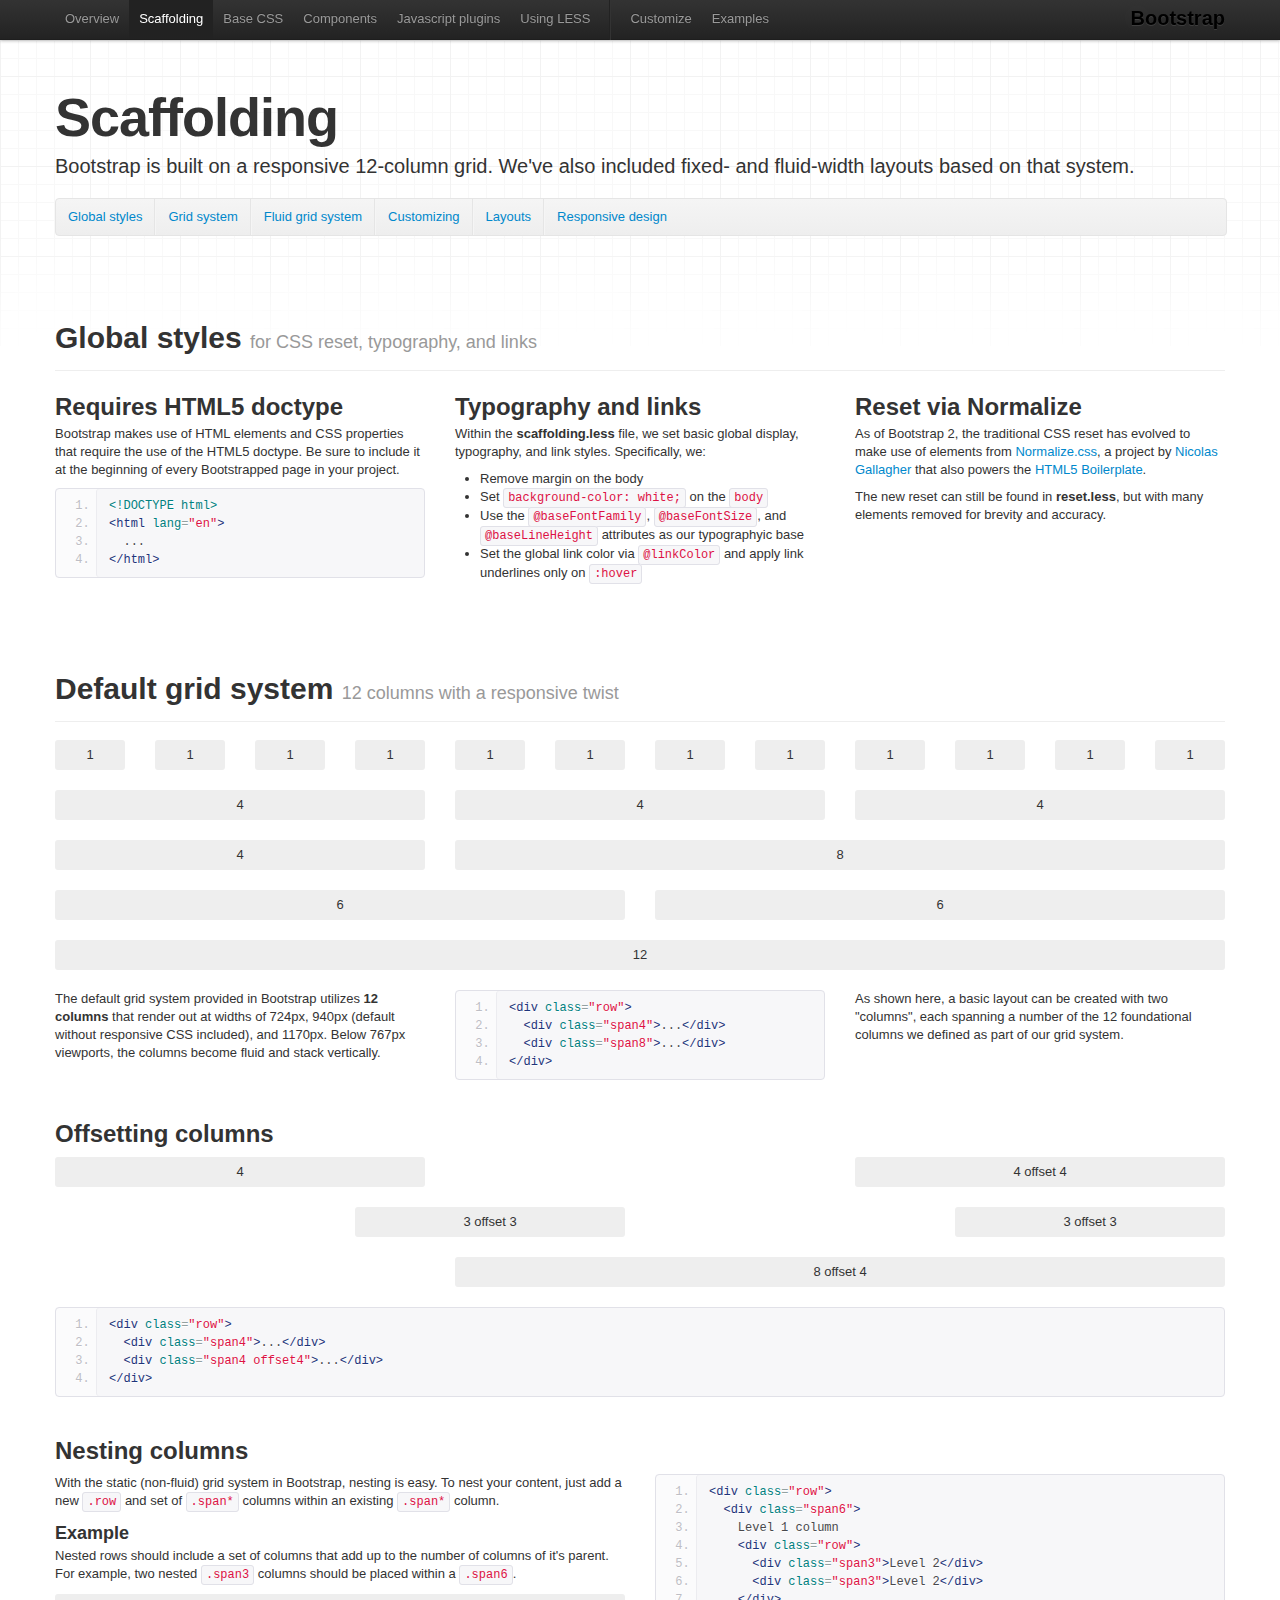
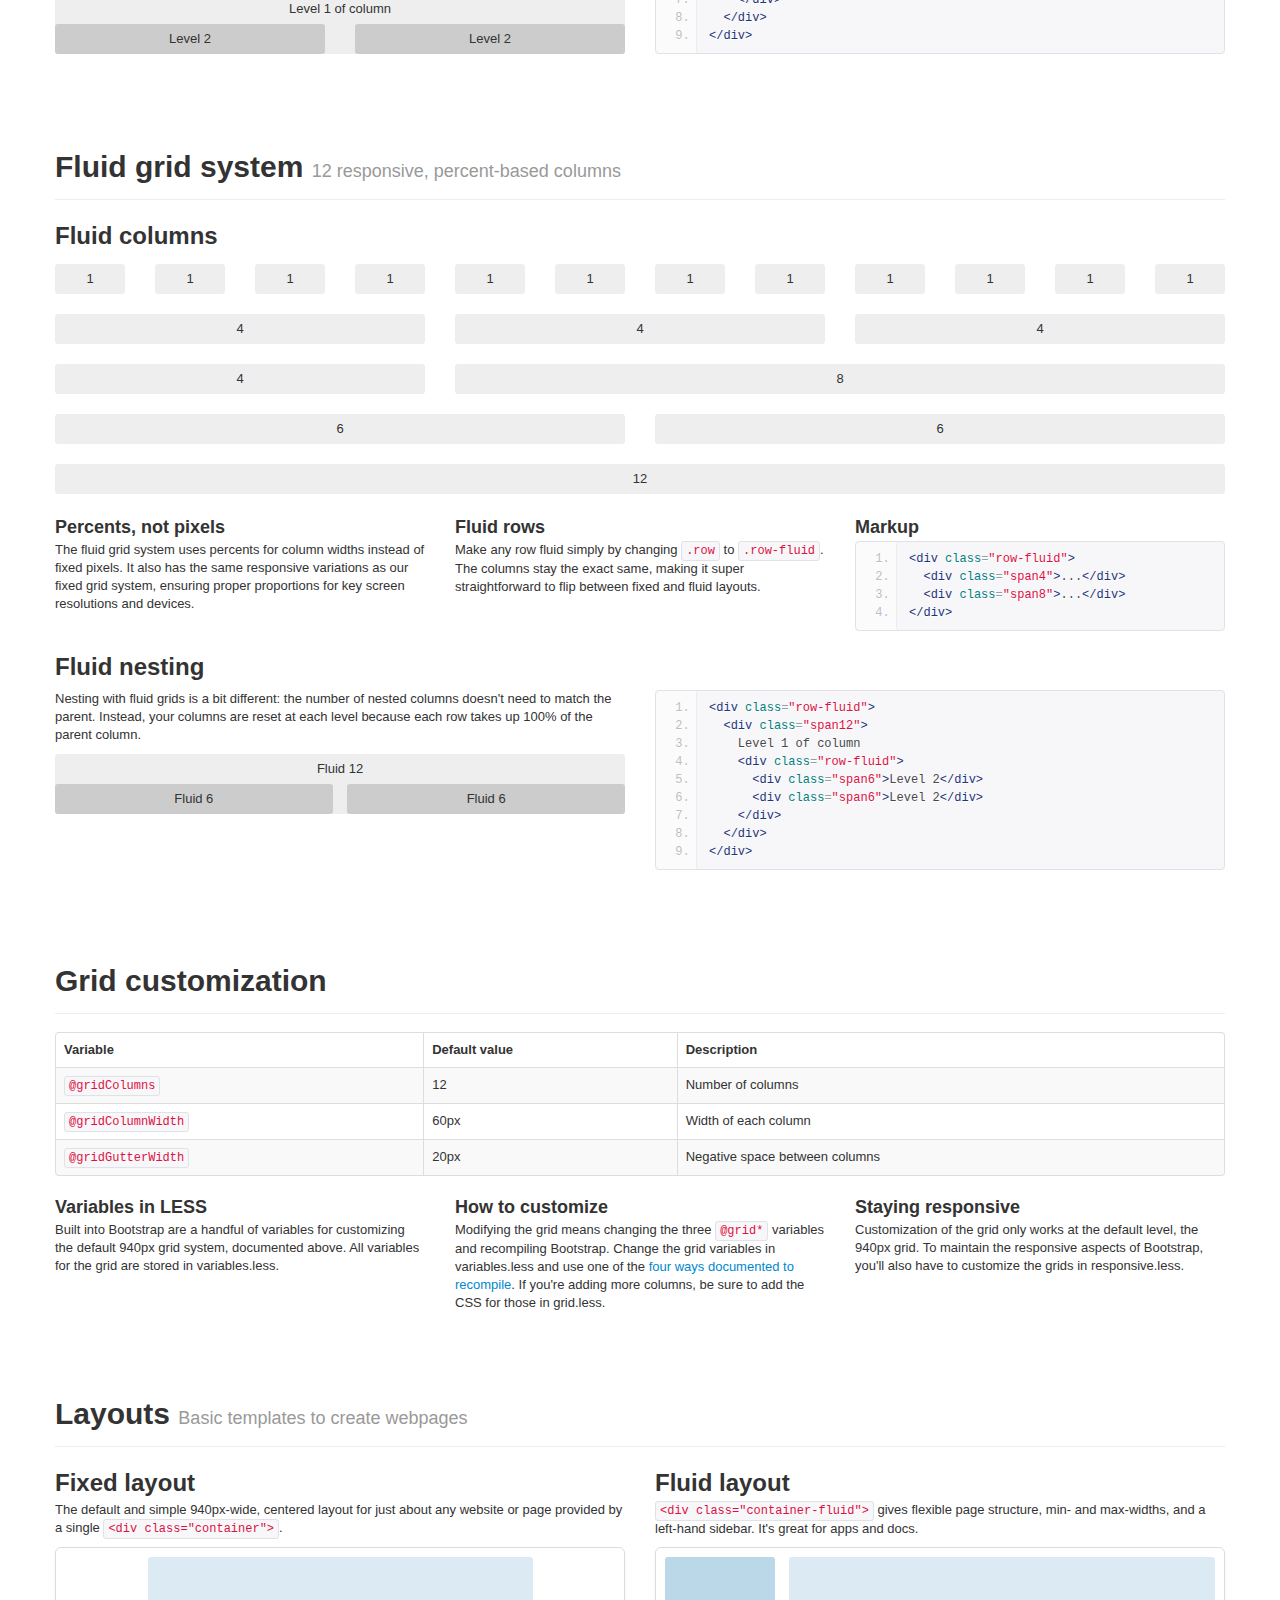
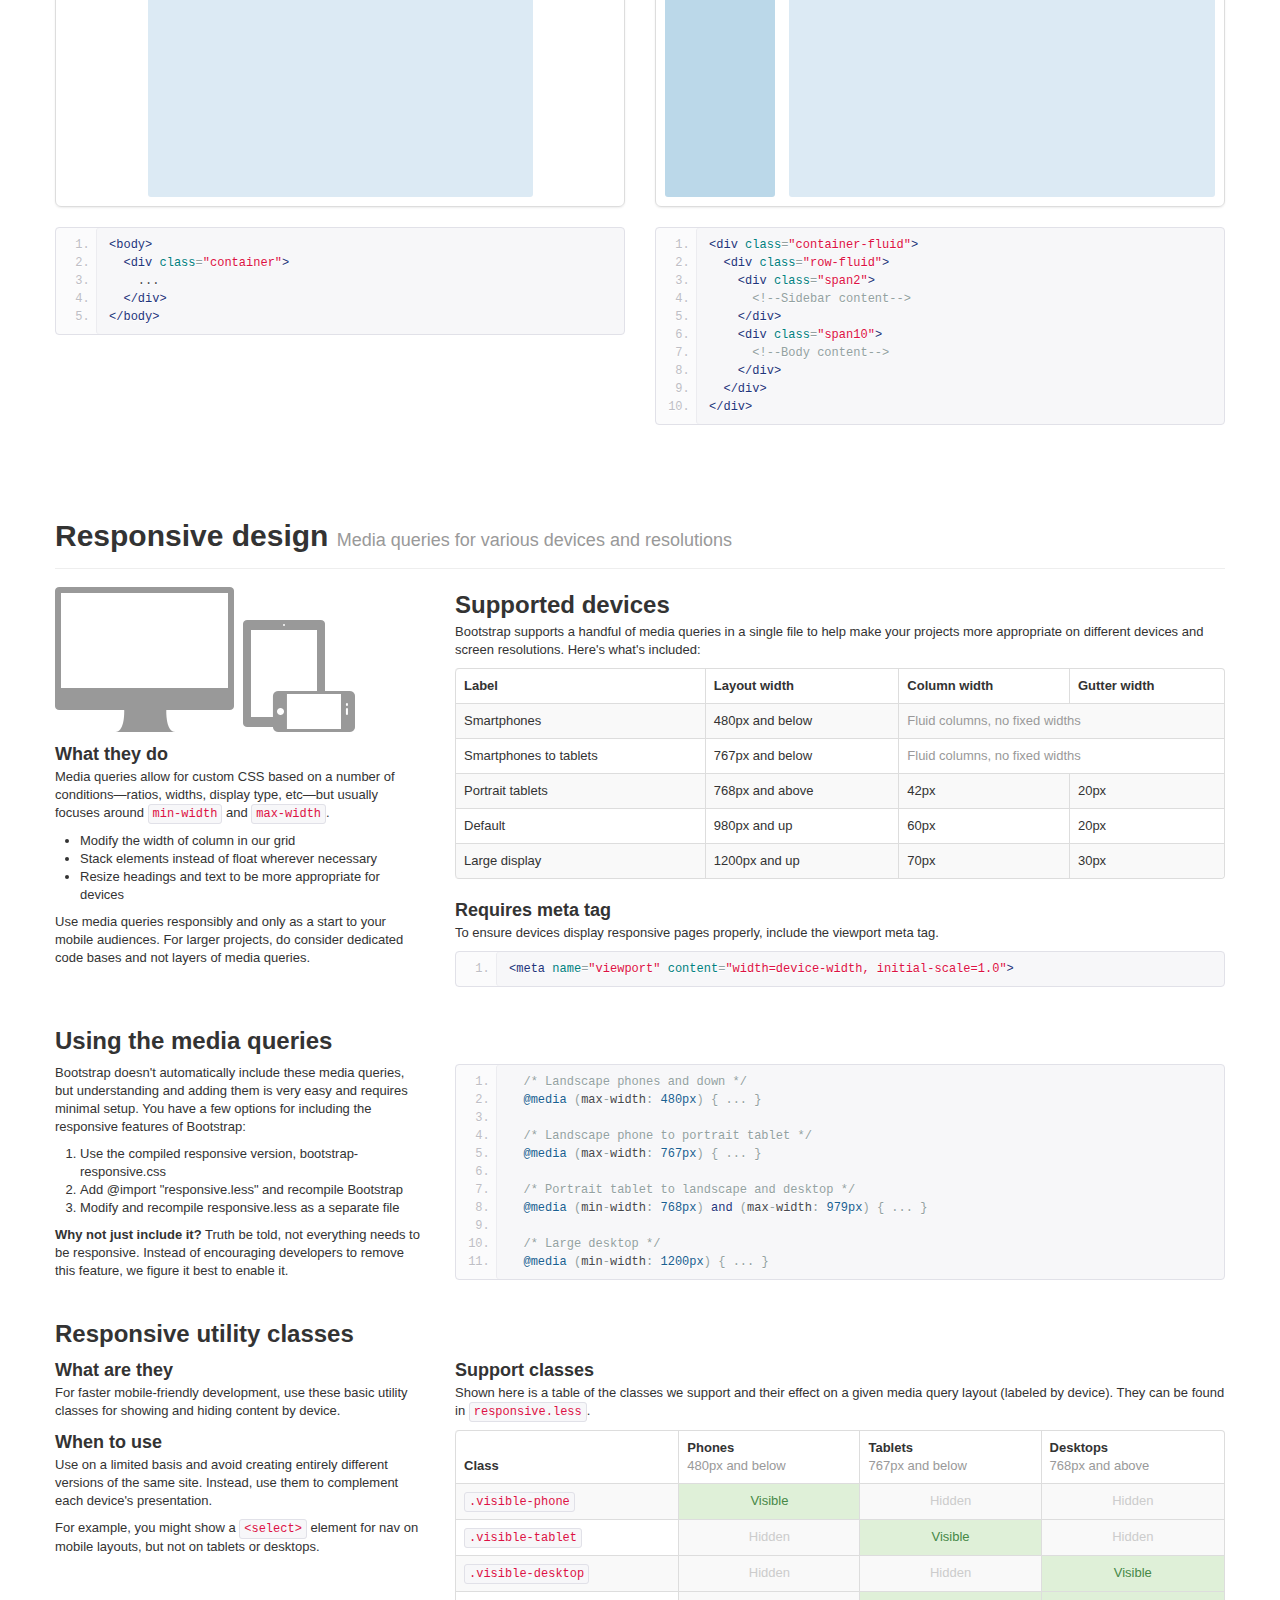
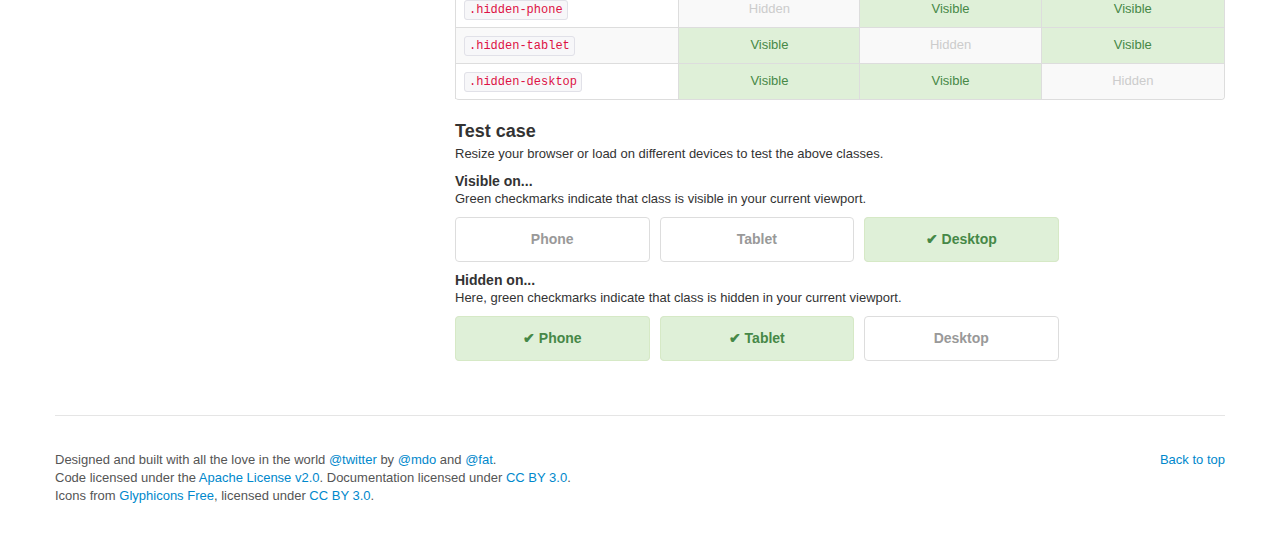
<file: bootstrap/docs/scaffolding.html>
<!DOCTYPE html>
<html lang="en">
  <head>
    <meta charset="utf-8">
    <title>Scaffolding · Twitter Bootstrap</title>
    <meta name="viewport" content="width=device-width, initial-scale=1.0">
    <meta name="description" content="">
    <meta name="author" content="">

    <!-- Le styles -->
    <link href="assets/css/bootstrap.css" rel="stylesheet">
    <link href="assets/css/bootstrap-responsive.css" rel="stylesheet">
    <link href="assets/css/docs.css" rel="stylesheet">
    <link href="assets/js/google-code-prettify/prettify.css" rel="stylesheet">

    <!-- Le HTML5 shim, for IE6-8 support of HTML5 elements -->
    <!--[if lt IE 9]>
      <script src="http://html5shim.googlecode.com/svn/trunk/html5.js"></script>
    <![endif]-->

    <!-- Le fav and touch icons -->
    <link rel="shortcut icon" href="assets/ico/favicon.ico">
    <link rel="apple-touch-icon-precomposed" sizes="144x144" href="assets/ico/apple-touch-icon-144-precomposed.png">
    <link rel="apple-touch-icon-precomposed" sizes="114x114" href="assets/ico/apple-touch-icon-114-precomposed.png">
    <link rel="apple-touch-icon-precomposed" sizes="72x72" href="assets/ico/apple-touch-icon-72-precomposed.png">
    <link rel="apple-touch-icon-precomposed" href="assets/ico/apple-touch-icon-57-precomposed.png">

  </head>

  <body data-spy="scroll" data-target=".subnav" data-offset="50">


  <!-- Navbar
    ================================================== -->
    <div class="navbar navbar-fixed-top">
      <div class="navbar-inner">
        <div class="container">
          <button type="button"class="btn btn-navbar" data-toggle="collapse" data-target=".nav-collapse">
            <span class="icon-bar"></span>
            <span class="icon-bar"></span>
            <span class="icon-bar"></span>
          </button>
          <a class="brand" href="./index.html">Bootstrap</a>
          <div class="nav-collapse collapse">
            <ul class="nav">
              <li class="">
                <a href="./index.html">Overview</a>
              </li>
              <li class="active">
                <a href="./scaffolding.html">Scaffolding</a>
              </li>
              <li class="">
                <a href="./base-css.html">Base CSS</a>
              </li>
              <li class="">
                <a href="./components.html">Components</a>
              </li>
              <li class="">
                <a href="./javascript.html">Javascript plugins</a>
              </li>
              <li class="">
                <a href="./less.html">Using LESS</a>
              </li>
              <li class="divider-vertical"></li>
              <li class="">
                <a href="./download.html">Customize</a>
              </li>
              <li class="">
                <a href="./examples.html">Examples</a>
              </li>
            </ul>
          </div>
        </div>
      </div>
    </div>

    <div class="container">

<!-- Masthead
================================================== -->
<header class="jumbotron subhead" id="overview">
  <h1>Scaffolding</h1>
  <p class="lead">Bootstrap is built on a responsive 12-column grid. We've also included fixed- and fluid-width layouts based on that system.</p>
  <div class="subnav">
    <ul class="nav nav-pills">
      <li><a href="#global">Global styles</a></li>
      <li><a href="#gridSystem">Grid system</a></li>
      <li><a href="#fluidGridSystem">Fluid grid system</a></li>
      <li><a href="#gridCustomization">Customizing</a></li>
      <li><a href="#layouts">Layouts</a></li>
      <li><a href="#responsive">Responsive design</a></li>
    </ul>
  </div>
</header>




<!-- Global Bootstrap settings
================================================== -->
<section id="global">
  <div class="page-header">
    <h1>Global styles <small>for CSS reset, typography, and links</small></h1>
  </div>
  <div class="row">
    <div class="span4">
      <h2>Requires HTML5 doctype</h2>
      <p>Bootstrap makes use of HTML elements and CSS properties that require the use of the HTML5 doctype. Be sure to include it at the beginning of every Bootstrapped page in your project.</p>
<pre class="prettyprint linenums">
&lt;!DOCTYPE html&gt;
&lt;html lang="en"&gt;
  ...
&lt;/html&gt;
</pre>
    </div><!-- /.span -->
    <div class="span4">
      <h2>Typography and links</h2>
      <p>Within the <strong>scaffolding.less</strong> file, we set basic global display, typography, and link styles. Specifically, we:</p>
      <ul>
        <li>Remove margin on the body</li>
        <li>Set <code>background-color: white;</code> on the <code>body</code></li>
        <li>Use the <code>@baseFontFamily</code>, <code>@baseFontSize</code>, and <code>@baseLineHeight</code> attributes as our typographyic base</li>
        <li>Set the global link color via <code>@linkColor</code> and apply link underlines only on <code>:hover</code></li>
      </ul>
    </div><!-- /.span -->
    <div class="span4">
      <h2>Reset via Normalize</h2>
      <p>As of Bootstrap 2, the traditional CSS reset has evolved to make use of elements from <a href="http://necolas.github.com/normalize.css/" target="_blank">Normalize.css</a>, a project by <a href="http://twitter.com/necolas" target="_blank">Nicolas Gallagher</a> that also powers the <a href="http://html5boilerplate.com" target="_blank">HTML5 Boilerplate</a>.</p>
      <p>The new reset can still be found in <strong>reset.less</strong>, but with many elements removed for brevity and accuracy.</p>
    </div><!-- /.span -->
  </div><!-- /.row -->
</section>




<!-- Grid system
================================================== -->
<section id="gridSystem">
  <div class="page-header">
    <h1>Default grid system <small>12 columns with a responsive twist</small></h1>
  </div>

  <div class="row show-grid">
    <div class="span1">1</div>
    <div class="span1">1</div>
    <div class="span1">1</div>
    <div class="span1">1</div>
    <div class="span1">1</div>
    <div class="span1">1</div>
    <div class="span1">1</div>
    <div class="span1">1</div>
    <div class="span1">1</div>
    <div class="span1">1</div>
    <div class="span1">1</div>
    <div class="span1">1</div>
  </div>
  <div class="row show-grid">
    <div class="span4">4</div>
    <div class="span4">4</div>
    <div class="span4">4</div>
  </div>
  <div class="row show-grid">
    <div class="span4">4</div>
    <div class="span8">8</div>
  </div>
  <div class="row show-grid">
    <div class="span6">6</div>
    <div class="span6">6</div>
  </div>
  <div class="row show-grid">
    <div class="span12">12</div>
  </div>
  <div class="row">
    <div class="span4">
      <p>The default grid system provided in Bootstrap utilizes <strong>12 columns</strong> that render out at widths of 724px, 940px (default without responsive CSS included), and 1170px. Below 767px viewports, the columns become fluid and stack vertically. </p>
    </div><!-- /.span -->
    <div class="span4">
<pre class="prettyprint linenums">
&lt;div class="row"&gt;
  &lt;div class="span4"&gt;...&lt;/div&gt;
  &lt;div class="span8"&gt;...&lt;/div&gt;
&lt;/div&gt;
</pre>
    </div><!-- /.span -->
    <div class="span4">
      <p>As shown here, a basic layout can be created with two "columns", each spanning a number of the 12 foundational columns we defined as part of our grid system.</p>
    </div><!-- /.span -->
  </div><!-- /.row -->

  <br>

  <h2>Offsetting columns</h2>
  <div class="row show-grid">
    <div class="span4">4</div>
    <div class="span4 offset4">4 offset 4</div>
  </div><!-- /row -->
  <div class="row show-grid">
    <div class="span3 offset3">3 offset 3</div>
    <div class="span3 offset3">3 offset 3</div>
  </div><!-- /row -->
  <div class="row show-grid">
    <div class="span8 offset4">8 offset 4</div>
  </div><!-- /row -->
<pre class="prettyprint linenums">
&lt;div class="row"&gt;
  &lt;div class="span4"&gt;...&lt;/div&gt;
  &lt;div class="span4 offset4"&gt;...&lt;/div&gt;
&lt;/div&gt;
</pre>

  <br>

  <h2>Nesting columns</h2>
  <div class="row">
    <div class="span6">
      <p>With the static (non-fluid) grid system in Bootstrap, nesting is easy. To nest your content, just add a new <code>.row</code> and set of <code>.span*</code> columns within an existing <code>.span*</code> column.</p>
      <h3>Example</h3>
      <p>Nested rows should include a set of columns that add up to the number of columns of it's parent. For example, two nested <code>.span3</code> columns should be placed within a <code>.span6</code>.</p>
      <div class="row show-grid">
        <div class="span6">
          Level 1 of column
          <div class="row show-grid">
            <div class="span3">
              Level 2
            </div>
            <div class="span3">
              Level 2
            </div>
          </div>
        </div>
      </div>
    </div><!-- /.span -->
    <div class="span6">
<pre class="prettyprint linenums">
&lt;div class="row"&gt;
  &lt;div class="span6"&gt;
    Level 1 column
    &lt;div class="row"&gt;
      &lt;div class="span3"&gt;Level 2&lt;/div&gt;
      &lt;div class="span3"&gt;Level 2&lt;/div&gt;
    &lt;/div&gt;
  &lt;/div&gt;
&lt;/div&gt;
</pre>
    </div><!-- /.span -->
  </div><!-- /.row -->
</section>



<!-- Fluid grid system
================================================== -->
<section id="fluidGridSystem">
  <div class="page-header">
    <h1>Fluid grid system <small>12 responsive, percent-based columns</small></h1>
  </div>

  <h2>Fluid columns</h2>
  <div class="row-fluid show-grid">
    <div class="span1">1</div>
    <div class="span1">1</div>
    <div class="span1">1</div>
    <div class="span1">1</div>
    <div class="span1">1</div>
    <div class="span1">1</div>
    <div class="span1">1</div>
    <div class="span1">1</div>
    <div class="span1">1</div>
    <div class="span1">1</div>
    <div class="span1">1</div>
    <div class="span1">1</div>
  </div>
  <div class="row-fluid show-grid">
    <div class="span4">4</div>
    <div class="span4">4</div>
    <div class="span4">4</div>
  </div>
  <div class="row-fluid show-grid">
    <div class="span4">4</div>
    <div class="span8">8</div>
  </div>
  <div class="row-fluid show-grid">
    <div class="span6">6</div>
    <div class="span6">6</div>
  </div>
  <div class="row-fluid show-grid">
    <div class="span12">12</div>
  </div>

  <div class="row">
    <div class="span4">
      <h3>Percents, not pixels</h3>
      <p>The fluid grid system uses percents for column widths instead of fixed pixels. It also has the same responsive variations as our fixed grid system, ensuring proper proportions for key screen resolutions and devices.</p>
    </div><!-- /.span -->
    <div class="span4">
      <h3>Fluid rows</h3>
      <p>Make any row fluid simply by changing <code>.row</code> to <code>.row-fluid</code>. The columns stay the exact same, making it super straightforward to flip between fixed and fluid layouts.</p>
    </div><!-- /.span -->
    <div class="span4">
      <h3>Markup</h3>
<pre class="prettyprint linenums">
&lt;div class="row-fluid"&gt;
  &lt;div class="span4"&gt;...&lt;/div&gt;
  &lt;div class="span8"&gt;...&lt;/div&gt;
&lt;/div&gt;
</pre>
    </div><!-- /.span -->
  </div><!-- /.row -->

  <h2>Fluid nesting</h2>
  <div class="row">
    <div class="span6">
      <p>Nesting with fluid grids is a bit different: the number of nested columns doesn't need to match the parent. Instead, your columns are reset at each level because each row takes up 100% of the parent column.</p>
      <div class="row-fluid show-grid">
        <div class="span12">
          Fluid 12
          <div class="row-fluid show-grid">
            <div class="span6">
              Fluid 6
            </div>
            <div class="span6">
              Fluid 6
            </div>
          </div>
        </div>
      </div>
    </div><!-- /.span -->
    <div class="span6">
<pre class="prettyprint linenums">
&lt;div class="row-fluid"&gt;
  &lt;div class="span12"&gt;
    Level 1 of column
    &lt;div class="row-fluid"&gt;
      &lt;div class="span6"&gt;Level 2&lt;/div&gt;
      &lt;div class="span6"&gt;Level 2&lt;/div&gt;
    &lt;/div&gt;
  &lt;/div&gt;
&lt;/div&gt;
</pre>
    </div><!-- /.span -->
  </div><!-- /.row -->

</section>



<!-- Customizaton
================================================== -->
<section id="gridCustomization">
  <div class="page-header">
    <h1>Grid customization</h1>
  </div>
  <table class="table table-bordered table-striped">
    <thead>
      <tr>
        <th>Variable</th>
        <th>Default value</th>
        <th>Description</th>
      </tr>
    </thead>
    <tbody>
      <tr>
        <td><code>@gridColumns</code></td>
        <td>12</td>
        <td>Number of columns</td>
      </tr>
      <tr>
        <td><code>@gridColumnWidth</code></td>
        <td>60px</td>
        <td>Width of each column</td>
      </tr>
      <tr>
        <td><code>@gridGutterWidth</code></td>
        <td>20px</td>
        <td>Negative space between columns</td>
      </tr>
    </tbody>
  </table>
  <div class="row">
    <div class="span4">
      <h3>Variables in LESS</h3>
      <p>Built into Bootstrap are a handful of variables for customizing the default 940px grid system, documented above. All variables for the grid are stored in variables.less.</p>
    </div><!-- /.span -->
    <div class="span4">
      <h3>How to customize</h3>
      <p>Modifying the grid means changing the three <code>@grid*</code> variables and recompiling Bootstrap. Change the grid variables in variables.less and use one of the <a href="less.html#compiling">four ways documented to recompile</a>. If you're adding more columns, be sure to add the CSS for those in grid.less.</p>
    </div><!-- /.span -->
    <div class="span4">
      <h3>Staying responsive</h3>
      <p>Customization of the grid only works at the default level, the 940px grid. To maintain the responsive aspects of Bootstrap, you'll also have to customize the grids in responsive.less.</p>
    </div><!-- /.span -->
  </div><!-- /.row -->

</section>



<!-- Layouts (Default and fluid)
================================================== -->
<section id="layouts">
  <div class="page-header">
    <h1>Layouts <small>Basic templates to create webpages</small></h1>
  </div>

  <div class="row">
    <div class="span6">
      <h2>Fixed layout</h2>
      <p>The default and simple 940px-wide, centered layout for just about any website or page provided by a single <code>&lt;div class="container"&gt;</code>.</p>
      <div class="mini-layout">
        <div class="mini-layout-body"></div>
      </div>
<pre class="prettyprint linenums">
&lt;body&gt;
  &lt;div class="container"&gt;
    ...
  &lt;/div&gt;
&lt;/body&gt;
</pre>
    </div><!-- /.span -->
    <div class="span6">
      <h2>Fluid layout</h2>
      <p><code>&lt;div class="container-fluid"&gt;</code> gives flexible page structure, min- and max-widths, and a left-hand sidebar. It's great for apps and docs.</p>
      <div class="mini-layout fluid">
        <div class="mini-layout-sidebar"></div>
        <div class="mini-layout-body"></div>
      </div>
<pre class="prettyprint linenums">
&lt;div class="container-fluid"&gt;
  &lt;div class="row-fluid"&gt;
    &lt;div class="span2"&gt;
      &lt;!--Sidebar content--&gt;
    &lt;/div&gt;
    &lt;div class="span10"&gt;
      &lt;!--Body content--&gt;
    &lt;/div&gt;
  &lt;/div&gt;
&lt;/div&gt;
</pre>
    </div><!-- /.span -->
  </div><!-- /.row -->
</section>




<!-- Responsive design
================================================== -->
<section id="responsive">
  <div class="page-header">
    <h1>Responsive design <small>Media queries for various devices and resolutions</small></h1>
  </div>
  <!-- Supported devices -->
  <div class="row">
    <div class="span4">
      <p><img src="assets/img/responsive-illustrations.png" alt="Responsive devices"></p>
      <h3>What they do</h3>
      <p>Media queries allow for custom CSS based on a number of conditions&mdash;ratios, widths, display type, etc&mdash;but usually focuses around <code>min-width</code> and <code>max-width</code>.</p>
      <ul>
        <li>Modify the width of column in our grid</li>
        <li>Stack elements instead of float wherever necessary</li>
        <li>Resize headings and text to be more appropriate for devices</li>
      </ul>
      <p>Use media queries responsibly and only as a start to your mobile audiences. For larger projects, do consider dedicated code bases and not layers of media queries.</p>
    </div><!-- /.span -->
    <div class="span8">
      <h2>Supported devices</h2>
      <p>Bootstrap supports a handful of media queries in a single file to help make your projects more appropriate on different devices and screen resolutions. Here's what's included:</p>
      <table class="table table-bordered table-striped">
        <thead>
          <tr>
            <th>Label</th>
            <th>Layout width</th>
            <th>Column width</th>
            <th>Gutter width</th>
          </tr>
        </thead>
        <tbody>
          <tr>
            <td>Smartphones</td>
            <td>480px and below</td>
            <td class="muted" colspan="2">Fluid columns, no fixed widths</td>
          </tr>
          <tr>
            <td>Smartphones to tablets</td>
            <td>767px and below</td>
            <td class="muted" colspan="2">Fluid columns, no fixed widths</td>
          </tr>
          <tr>
            <td>Portrait tablets</td>
            <td>768px and above</td>
            <td>42px</td>
            <td>20px</td>
          </tr>
          <tr>
            <td>Default</td>
            <td>980px and up</td>
            <td>60px</td>
            <td>20px</td>
          </tr>
          <tr>
            <td>Large display</td>
            <td>1200px and up</td>
            <td>70px</td>
            <td>30px</td>
          </tr>
        </tbody>
      </table>

      <h3>Requires meta tag</h3>
      <p>To ensure devices display responsive pages properly, include the viewport meta tag.</p>
      <pre class="prettyprint linenums">&lt;meta name="viewport" content="width=device-width, initial-scale=1.0"&gt;</pre>
    </div><!-- /.span -->
  </div><!-- /.row -->

  <br>

  <!-- Media query code -->
  <h2>Using the media queries</h2>
  <div class="row">
    <div class="span4">
      <p>Bootstrap doesn't automatically include these media queries, but understanding and adding them is very easy and requires minimal setup. You have a few options for including the responsive features of Bootstrap:</p>
      <ol>
        <li>Use the compiled responsive version, bootstrap-responsive.css</li>
        <li>Add @import "responsive.less" and recompile Bootstrap</li>
        <li>Modify and recompile responsive.less as a separate file</li>
      </ol>
      <p><strong>Why not just include it?</strong> Truth be told, not everything needs to be responsive. Instead of encouraging developers to remove this feature, we figure it best to enable it.</p>
    </div><!-- /.span -->
    <div class="span8">
<pre class="prettyprint linenums">
  /* Landscape phones and down */
  @media (max-width: 480px) { ... }

  /* Landscape phone to portrait tablet */
  @media (max-width: 767px) { ... }

  /* Portrait tablet to landscape and desktop */
  @media (min-width: 768px) and (max-width: 979px) { ... }

  /* Large desktop */
  @media (min-width: 1200px) { ... }
</pre>
    </div><!-- /.span -->
  </div><!-- /.row -->
  <br>

  <!-- Responsive utility classes -->
  <h2>Responsive utility classes</h2>
  <div class="row">
    <div class="span4">
      <h3>What are they</h2>
      <p>For faster mobile-friendly development, use these basic utility classes for showing and hiding content by device.</p>
      <h3>When to use</h2>
      <p>Use on a limited basis and avoid creating entirely different versions of the same site. Instead, use them to complement each device's presentation.</p>
      <p>For example, you might show a <code>&lt;select&gt;</code> element for nav on mobile layouts, but not on tablets or desktops.</p>
    </div><!-- /.span -->
    <div class="span8">
      <h3>Support classes</h3>
      <p>Shown here is a table of the classes we support and their effect on a given media query layout (labeled by device). They can be found in <code>responsive.less</code>.</p>
      <table class="table table-bordered table-striped responsive-utilities">
        <thead>
          <tr>
            <th>Class</th>
            <th>Phones <small>480px and below</small></th>
            <th>Tablets <small>767px and below</small></th>
            <th>Desktops <small>768px and above</small></th>
          </tr>
        </thead>
        <tbody>
          <tr>
            <th><code>.visible-phone</code></th>
            <td class="is-visible">Visible</td>
            <td class="is-hidden">Hidden</td>
            <td class="is-hidden">Hidden</td>
          </tr>
          <tr>
            <th><code>.visible-tablet</code></th>
            <td class="is-hidden">Hidden</td>
            <td class="is-visible">Visible</td>
            <td class="is-hidden">Hidden</td>
          </tr>
          <tr>
            <th><code>.visible-desktop</code></th>
            <td class="is-hidden">Hidden</td>
            <td class="is-hidden">Hidden</td>
            <td class="is-visible">Visible</td>
          </tr>
          <tr>
            <th><code>.hidden-phone</code></th>
            <td class="is-hidden">Hidden</td>
            <td class="is-visible">Visible</td>
            <td class="is-visible">Visible</td>
          </tr>
          <tr>
            <th><code>.hidden-tablet</code></th>
            <td class="is-visible">Visible</td>
            <td class="is-hidden">Hidden</td>
            <td class="is-visible">Visible</td>
          </tr>
          <tr>
            <th><code>.hidden-desktop</code></th>
            <td class="is-visible">Visible</td>
            <td class="is-visible">Visible</td>
            <td class="is-hidden">Hidden</td>
          </tr>
        </tbody>
      </table>
      <h3>Test case</h3>
      <p>Resize your browser or load on different devices to test the above classes.</p>
      <h4>Visible on...</h4>
      <p>Green checkmarks indicate that class is visible in your current viewport.</p>
      <ul class="responsive-utilities-test">
        <li>Phone<span class="visible-phone">&#10004; Phone</span></li>
        <li>Tablet<span class="visible-tablet">&#10004; Tablet</span></li>
        <li>Desktop<span class="visible-desktop">&#10004; Desktop</span></li>
      </ul>
      <h4>Hidden on...</h4>
      <p>Here, green checkmarks indicate that class is hidden in your current viewport.</p>
      <ul class="responsive-utilities-test hidden-on">
        <li>Phone<span class="hidden-phone">&#10004; Phone</span></li>
        <li>Tablet<span class="hidden-tablet">&#10004; Tablet</span></li>
        <li>Desktop<span class="hidden-desktop">&#10004; Desktop</span></li>
      </ul>
    </div><!-- /.span -->
  </div><!-- /.row -->


  <div class="row">
    <div class="span4">
    </div><!-- /.span -->
  </div><!-- /.row -->
</section>


     <!-- Footer
      ================================================== -->
      <footer class="footer">
        <p class="pull-right"><a href="#">Back to top</a></p>
        <p>Designed and built with all the love in the world <a href="http://twitter.com/twitter" target="_blank">@twitter</a> by <a href="http://twitter.com/mdo" target="_blank">@mdo</a> and <a href="http://twitter.com/fat" target="_blank">@fat</a>.</p>
        <p>Code licensed under the <a href="http://www.apache.org/licenses/LICENSE-2.0" target="_blank">Apache License v2.0</a>. Documentation licensed under <a href="http://creativecommons.org/licenses/by/3.0/">CC BY 3.0</a>.</p>
        <p>Icons from <a href="http://glyphicons.com">Glyphicons Free</a>, licensed under <a href="http://creativecommons.org/licenses/by/3.0/">CC BY 3.0</a>.</p>
      </footer>

    </div><!-- /container -->



    <!-- Le javascript
    ================================================== -->
    <!-- Placed at the end of the document so the pages load faster -->
    <script type="text/javascript" src="http://platform.twitter.com/widgets.js"></script>
    <script src="assets/js/jquery.js"></script>
    <script src="assets/js/google-code-prettify/prettify.js"></script>
    <script src="assets/js/bootstrap-transition.js"></script>
    <script src="assets/js/bootstrap-alert.js"></script>
    <script src="assets/js/bootstrap-modal.js"></script>
    <script src="assets/js/bootstrap-dropdown.js"></script>
    <script src="assets/js/bootstrap-scrollspy.js"></script>
    <script src="assets/js/bootstrap-tab.js"></script>
    <script src="assets/js/bootstrap-tooltip.js"></script>
    <script src="assets/js/bootstrap-popover.js"></script>
    <script src="assets/js/bootstrap-button.js"></script>
    <script src="assets/js/bootstrap-collapse.js"></script>
    <script src="assets/js/bootstrap-carousel.js"></script>
    <script src="assets/js/bootstrap-typeahead.js"></script>
    <script src="assets/js/application.js"></script>


  </body>
</html>
</file>
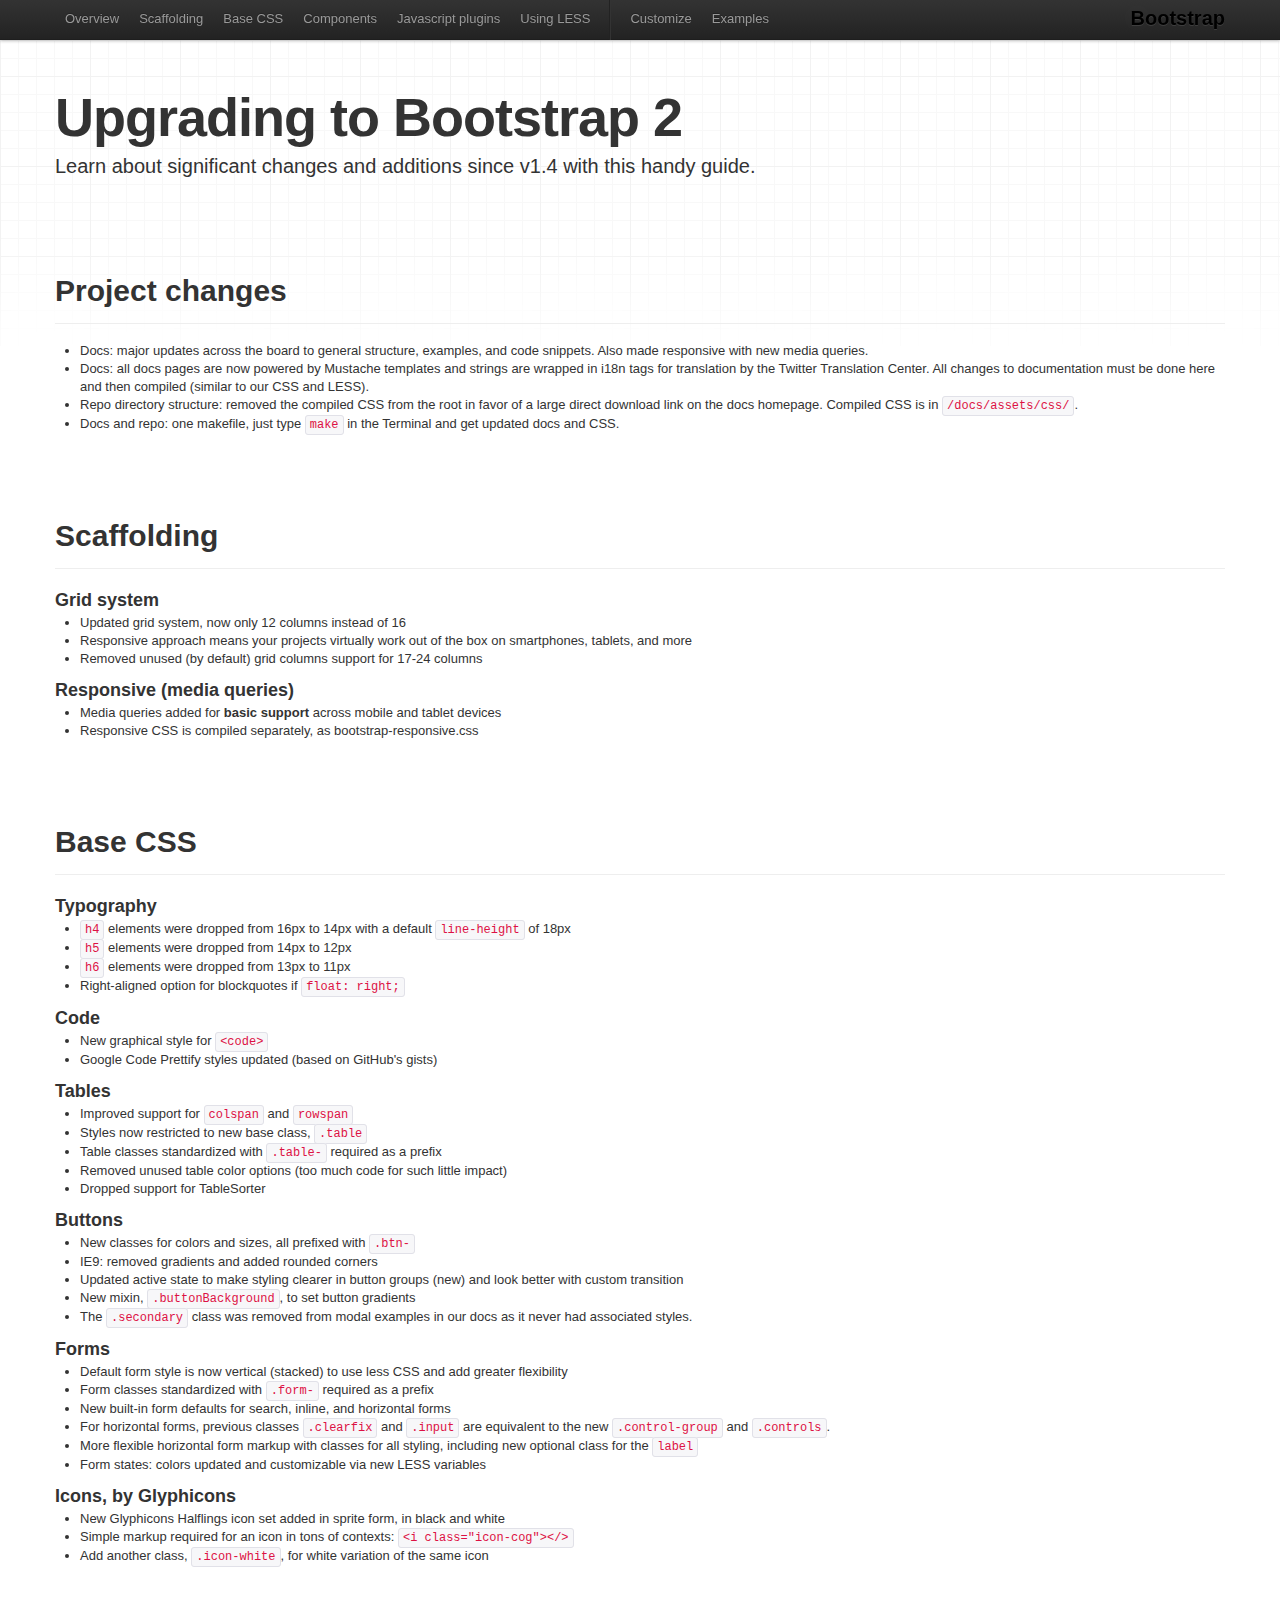
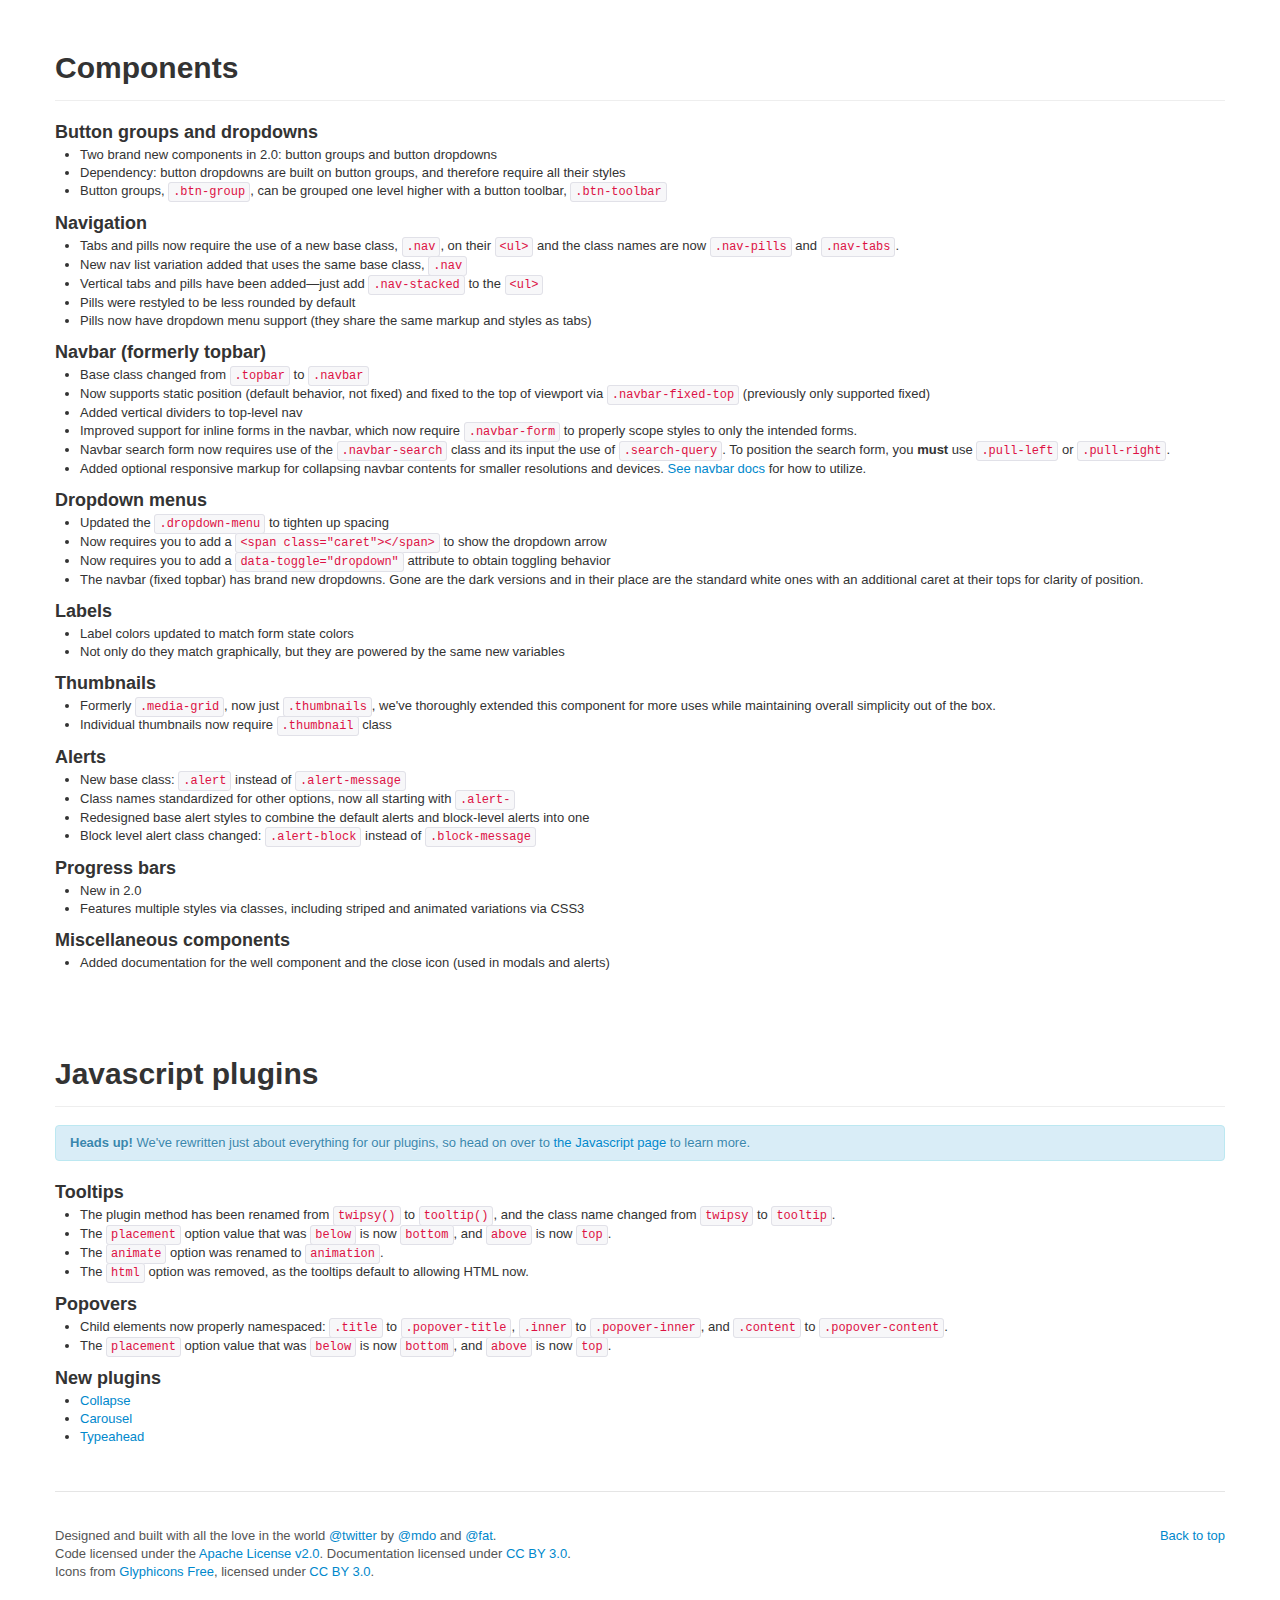
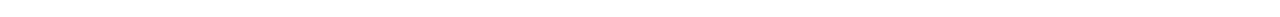
<file: bootstrap/docs/upgrading.html>
<!DOCTYPE html>
<html lang="en">
  <head>
    <meta charset="utf-8">
    <title>Upgrading · Twitter Bootstrap</title>
    <meta name="viewport" content="width=device-width, initial-scale=1.0">
    <meta name="description" content="">
    <meta name="author" content="">

    <!-- Le styles -->
    <link href="assets/css/bootstrap.css" rel="stylesheet">
    <link href="assets/css/bootstrap-responsive.css" rel="stylesheet">
    <link href="assets/css/docs.css" rel="stylesheet">
    <link href="assets/js/google-code-prettify/prettify.css" rel="stylesheet">

    <!-- Le HTML5 shim, for IE6-8 support of HTML5 elements -->
    <!--[if lt IE 9]>
      <script src="http://html5shim.googlecode.com/svn/trunk/html5.js"></script>
    <![endif]-->

    <!-- Le fav and touch icons -->
    <link rel="shortcut icon" href="assets/ico/favicon.ico">
    <link rel="apple-touch-icon-precomposed" sizes="144x144" href="assets/ico/apple-touch-icon-144-precomposed.png">
    <link rel="apple-touch-icon-precomposed" sizes="114x114" href="assets/ico/apple-touch-icon-114-precomposed.png">
    <link rel="apple-touch-icon-precomposed" sizes="72x72" href="assets/ico/apple-touch-icon-72-precomposed.png">
    <link rel="apple-touch-icon-precomposed" href="assets/ico/apple-touch-icon-57-precomposed.png">

  </head>

  <body data-spy="scroll" data-target=".subnav" data-offset="50">


  <!-- Navbar
    ================================================== -->
    <div class="navbar navbar-fixed-top">
      <div class="navbar-inner">
        <div class="container">
          <button type="button"class="btn btn-navbar" data-toggle="collapse" data-target=".nav-collapse">
            <span class="icon-bar"></span>
            <span class="icon-bar"></span>
            <span class="icon-bar"></span>
          </button>
          <a class="brand" href="./index.html">Bootstrap</a>
          <div class="nav-collapse collapse">
            <ul class="nav">
              <li class="">
                <a href="./index.html">Overview</a>
              </li>
              <li class="">
                <a href="./scaffolding.html">Scaffolding</a>
              </li>
              <li class="">
                <a href="./base-css.html">Base CSS</a>
              </li>
              <li class="">
                <a href="./components.html">Components</a>
              </li>
              <li class="">
                <a href="./javascript.html">Javascript plugins</a>
              </li>
              <li class="">
                <a href="./less.html">Using LESS</a>
              </li>
              <li class="divider-vertical"></li>
              <li class="">
                <a href="./download.html">Customize</a>
              </li>
              <li class="">
                <a href="./examples.html">Examples</a>
              </li>
            </ul>
          </div>
        </div>
      </div>
    </div>

    <div class="container">

<!-- Masthead
================================================== -->
<header class="jumbotron subhead" id="overview">
  <h1>Upgrading to Bootstrap 2</h1>
  <p class="lead">Learn about significant changes and additions since v1.4 with this handy guide.</p>
</header>



<!-- Project
================================================== -->
<section id="docs">
  <div class="page-header">
    <h1>Project changes</h1>
  </div>
  <ul>
    <li>Docs: major updates across the board to general structure, examples, and code snippets. Also made responsive with new media queries.</li>
    <li>Docs: all docs pages are now powered by Mustache templates and strings are wrapped in i18n tags for translation by the Twitter Translation Center. All changes to documentation must be done here and then compiled (similar to our CSS and LESS).</li>
    <li>Repo directory structure: removed the compiled CSS from the root in favor of a large direct download link on the docs homepage. Compiled CSS is in <code>/docs/assets/css/</code>.</li>
    <li>Docs and repo: one makefile, just type <code>make</code> in the Terminal and get updated docs and CSS.</li>
  </ul>
</section>



<!-- Scaffolding
================================================== -->
<section id="scaffolding">
  <div class="page-header">
    <h1>Scaffolding</h1>
  </div>
  <h3>Grid system</h3>
  <ul>
    <li>Updated grid system, now only 12 columns instead of 16
    <li>Responsive approach means your projects virtually work out of the box on smartphones, tablets, and more</li>
    <li>Removed unused (by default) grid columns support for 17-24 columns</li>
  </ul>
  <h3>Responsive (media queries)</h3>
  <ul>
    <li>Media queries added for <strong>basic support</strong> across mobile and tablet devices
    <li>Responsive CSS is compiled separately, as bootstrap-responsive.css</li>
  </ul>
</section>



<!-- Base CSS
================================================== -->
<section id="baseCSS">
  <div class="page-header">
    <h1>Base CSS</h1>
  </div>
  <h3>Typography</h3>
  <ul>
    <li><code>h4</code> elements were dropped from 16px to 14px with a default <code>line-height</code> of 18px</li>
    <li><code>h5</code> elements were dropped from 14px to 12px</li>
    <li><code>h6</code> elements were dropped from 13px to 11px</li>
    <li>Right-aligned option for blockquotes if <code>float: right;</code></li>
  </ul>
  <h3>Code</h3>
  <ul>
    <li>New graphical style for <code>&lt;code&gt;</code></li>
    <li>Google Code Prettify styles updated (based on GitHub's gists)</li>
  </ul>
  <h3>Tables</h3>
  <ul>
    <li>Improved support for <code>colspan</code> and <code>rowspan</code></li>
    <li>Styles now restricted to new base class, <code>.table</code></li>
    <li>Table classes standardized with <code>.table-</code> required as a prefix</li>
    <li>Removed unused table color options (too much code for such little impact)</li>
    <li>Dropped support for TableSorter</li>
  </ul>
  <h3>Buttons</h3>
  <ul>
    <li>New classes for colors and sizes, all prefixed with <code>.btn-</code></li>
    <li>IE9: removed gradients and added rounded corners</li>
    <li>Updated active state to make styling clearer in button groups (new) and look better with custom transition</li>
    <li>New mixin, <code>.buttonBackground</code>, to set button gradients</li>
    <li>The <code>.secondary</code> class was removed from modal examples in our docs as it never had associated styles.</li>
  </ul>
  <h3>Forms</h3>
  <ul>
    <li>Default form style is now vertical (stacked) to use less CSS and add greater flexibility</li>
    <li>Form classes standardized with <code>.form-</code> required as a prefix</li>
    <li>New built-in form defaults for search, inline, and horizontal forms</li>
    <li>For horizontal forms, previous classes <code>.clearfix</code> and <code>.input</code> are equivalent to the new <code>.control-group</code> and <code>.controls</code>.</li>
    <li>More flexible horizontal form markup with classes for all styling, including new optional class for the <code>label</code></li>
    <li>Form states: colors updated and customizable via new LESS variables</li>
  </ul>
  <h3>Icons, by Glyphicons</h3>
  <ul>
    <li>New Glyphicons Halflings icon set added in sprite form, in black and white</li>
    <li>Simple markup required for an icon in tons of contexts: <code>&lt;i class="icon-cog"&gt;&lt;/&gt;</code></li>
    <li>Add another class, <code>.icon-white</code>, for white variation of the same icon</li>
  </ul>
</section>



<!-- Components
================================================== -->
<section id="components">
  <div class="page-header">
    <h1>Components</h1>
  </div>
  <h3>Button groups and dropdowns</h3>
  <ul>
    <li>Two brand new components in 2.0: button groups and button dropdowns</li>
    <li>Dependency: button dropdowns are built on button groups, and therefore require all their styles</li>
    <li>Button groups, <code>.btn-group</code>, can be grouped one level higher with a button toolbar, <code>.btn-toolbar</code></li>
  </ul>
  <h3>Navigation</h3>
  <ul>
    <li>Tabs and pills now require the use of a new base class, <code>.nav</code>, on their <code>&lt;ul&gt;</code> and the class names are now <code>.nav-pills</code> and <code>.nav-tabs</code>.</li>
    <li>New nav list variation added that uses the same base class, <code>.nav</code></li>
    <li>Vertical tabs and pills have been added&mdash;just add <code>.nav-stacked</code> to the <code>&lt;ul&gt;</code></li>
    <li>Pills were restyled to be less rounded by default</li>
    <li>Pills now have dropdown menu support (they share the same markup and styles as tabs)</li>
  </ul>
  <h3>Navbar (formerly topbar)</h3>
  <ul>
    <li>Base class changed from <code>.topbar</code> to <code>.navbar</code></li>
    <li>Now supports static position (default behavior, not fixed) and fixed to the top of viewport via <code>.navbar-fixed-top</code> (previously only supported fixed)</li>
    <li>Added vertical dividers to top-level nav</li>
    <li>Improved support for inline forms in the navbar, which now require <code>.navbar-form</code> to properly scope styles to only the intended forms.</li>
    <li>Navbar search form now requires use of the <code>.navbar-search</code> class and its input the use of <code>.search-query</code>. To position the search form, you <strong>must</strong> use <code>.pull-left</code> or <code>.pull-right</code>.</li>
    <li>Added optional responsive markup for collapsing navbar contents for smaller resolutions and devices. <a href="./components.html#navbar">See navbar docs</a> for how to utilize.</li>
  </ul>
  <h3>Dropdown menus</h3>
  <ul>
    <li>Updated the <code>.dropdown-menu</code> to tighten up spacing</li>
    <li>Now requires you to add a <code>&lt;span class="caret"&gt;&lt;/span&gt;</code> to show the dropdown arrow</li>
    <li>Now requires you to add a <code>data-toggle="dropdown"</code> attribute to obtain toggling behavior</li>
    <li>The navbar (fixed topbar) has brand new dropdowns. Gone are the dark versions and in their place are the standard white ones with an additional caret at their tops for clarity of position.</li>
  </ul>
  <h3>Labels</h3>
  <ul>
    <li>Label colors updated to match form state colors</li>
    <li>Not only do they match graphically, but they are powered by the same new variables</li>
  </ul>
  <h3>Thumbnails</h3>
  <ul>
    <li>Formerly <code>.media-grid</code>, now just <code>.thumbnails</code>, we've thoroughly extended this component for more uses while maintaining overall simplicity out of the box.</li>
    <li>Individual thumbnails now require <code>.thumbnail</code> class</li>
  </ul>
  <h3>Alerts</h3>
  <ul>
    <li>New base class: <code>.alert</code> instead of <code>.alert-message</code></li>
    <li>Class names standardized for other options, now all starting with <code>.alert-</code></li>
    <li>Redesigned base alert styles to combine the default alerts and block-level alerts into one</li>
    <li>Block level alert class changed: <code>.alert-block</code> instead of <code>.block-message</code></li>
  </ul>
  <h3>Progress bars</h3>
  <ul>
    <li>New in 2.0</li>
    <li>Features multiple styles via classes, including striped and animated variations via CSS3</li>
  </ul>
  <h3>Miscellaneous components</h3>
  <ul>
    <li>Added documentation for the well component and the close icon (used in modals and alerts)</li>
  </ul>
</section>



<!-- Javascript
================================================== -->
<section id="javascript">
  <div class="page-header">
    <h1>Javascript plugins</h1>
  </div>
  <div class="alert alert-info">
    <strong>Heads up!</strong> We've rewritten just about everything for our plugins, so head on over to <a href="./javascript.html">the Javascript page</a> to learn more.
  </div>
  <h3>Tooltips</h3>
  <ul>
    <li>The plugin method has been renamed from <code>twipsy()</code> to <code>tooltip()</code>, and the class name changed from <code>twipsy</code> to <code>tooltip</code>.</li>
    <li>The <code>placement</code> option value that was <code>below</code> is now <code>bottom</code>, and <code>above</code> is now <code>top</code>.</li>
    <li>The <code>animate</code> option was renamed to <code>animation</code>.</li>
    <li>The <code>html</code> option was removed, as the tooltips default to allowing HTML now.</li>
  </ul>
  <h3>Popovers</h3>
  <ul>
    <li>Child elements now properly namespaced: <code>.title</code> to <code>.popover-title</code>, <code>.inner</code> to <code>.popover-inner</code>, and <code>.content</code> to <code>.popover-content</code>.</li>
    <li>The <code>placement</code> option value that was <code>below</code> is now <code>bottom</code>, and <code>above</code> is now <code>top</code>.</li>
  </ul>
  <h3>New plugins</h3>
  <ul>
    <li><a href="./javascript.html#collapse">Collapse</a></li>
    <li><a href="./javascript.html#carousel">Carousel</a></li>
    <li><a href="./javascript.html#typeahead">Typeahead</a></li>
  </ul>
</section>



     <!-- Footer
      ================================================== -->
      <footer class="footer">
        <p class="pull-right"><a href="#">Back to top</a></p>
        <p>Designed and built with all the love in the world <a href="http://twitter.com/twitter" target="_blank">@twitter</a> by <a href="http://twitter.com/mdo" target="_blank">@mdo</a> and <a href="http://twitter.com/fat" target="_blank">@fat</a>.</p>
        <p>Code licensed under the <a href="http://www.apache.org/licenses/LICENSE-2.0" target="_blank">Apache License v2.0</a>. Documentation licensed under <a href="http://creativecommons.org/licenses/by/3.0/">CC BY 3.0</a>.</p>
        <p>Icons from <a href="http://glyphicons.com">Glyphicons Free</a>, licensed under <a href="http://creativecommons.org/licenses/by/3.0/">CC BY 3.0</a>.</p>
      </footer>

    </div><!-- /container -->



    <!-- Le javascript
    ================================================== -->
    <!-- Placed at the end of the document so the pages load faster -->
    <script type="text/javascript" src="http://platform.twitter.com/widgets.js"></script>
    <script src="assets/js/jquery.js"></script>
    <script src="assets/js/google-code-prettify/prettify.js"></script>
    <script src="assets/js/bootstrap-transition.js"></script>
    <script src="assets/js/bootstrap-alert.js"></script>
    <script src="assets/js/bootstrap-modal.js"></script>
    <script src="assets/js/bootstrap-dropdown.js"></script>
    <script src="assets/js/bootstrap-scrollspy.js"></script>
    <script src="assets/js/bootstrap-tab.js"></script>
    <script src="assets/js/bootstrap-tooltip.js"></script>
    <script src="assets/js/bootstrap-popover.js"></script>
    <script src="assets/js/bootstrap-button.js"></script>
    <script src="assets/js/bootstrap-collapse.js"></script>
    <script src="assets/js/bootstrap-carousel.js"></script>
    <script src="assets/js/bootstrap-typeahead.js"></script>
    <script src="assets/js/application.js"></script>


  </body>
</html>
</file>
<file: bootstrap/docs/assets/js/google-code-prettify/prettify.css>
.com { color: #93a1a1; }
.lit { color: #195f91; }
.pun, .opn, .clo { color: #93a1a1; }
.fun { color: #dc322f; }
.str, .atv { color: #D14; }
.kwd, .linenums .tag { color: #1e347b; }
.typ, .atn, .dec, .var { color: teal; }
.pln { color: #48484c; }

.prettyprint {
  padding: 8px;
  background-color: #f7f7f9;
  border: 1px solid #e1e1e8;
}
.prettyprint.linenums {
  -webkit-box-shadow: inset 40px 0 0 #fbfbfc, inset 41px 0 0 #ececf0;
     -moz-box-shadow: inset 40px 0 0 #fbfbfc, inset 41px 0 0 #ececf0;
          box-shadow: inset 40px 0 0 #fbfbfc, inset 41px 0 0 #ececf0;
}

/* Specify class=linenums on a pre to get line numbering */
ol.linenums {
  margin: 0 0 0 33px; /* IE indents via margin-left */
} 
ol.linenums li {
  padding-left: 12px;
  color: #bebec5;
  line-height: 18px;
  text-shadow: 0 1px 0 #fff;
}
</file>
<file: bootstrap/docs/assets/css/docs.css>
/* Add additional stylesheets below
-------------------------------------------------- */
/*
  Bootstrap's documentation styles
  Special styles for presenting Bootstrap's documentation and examples
*/


/* Body and structure
-------------------------------------------------- */
body {
  position: relative;
  padding-top: 90px;
  background-color: #fff;
  background-image: url(../img/grid-18px-masked.png);
  background-repeat: repeat-x;
  background-position: 0 40px;
}


/* Tweak navbar brand link to be super sleek
-------------------------------------------------- */
.navbar-fixed-top .brand {
  padding-right: 0;
  padding-left: 0;
  margin-left: 20px;
  float: right;
  font-weight: bold;
  color: #000;
  text-shadow: 0 1px 0 rgba(255,255,255,.1), 0 0 30px rgba(255,255,255,.125);
  -webkit-transition: all .2s linear;
     -moz-transition: all .2s linear;
          transition: all .2s linear;
}
.navbar-fixed-top .brand:hover {
  text-decoration: none;
}


/* Space out sub-sections more
-------------------------------------------------- */
section {
  padding-top: 60px;
}

/* Faded out hr */
hr.soften {
  height: 1px;
  margin: 54px 0;
  background-image: -webkit-linear-gradient(left, rgba(0,0,0,0), rgba(0,0,0,.1), rgba(0,0,0,0));
  background-image:    -moz-linear-gradient(left, rgba(0,0,0,0), rgba(0,0,0,.1), rgba(0,0,0,0));
  background-image:     -ms-linear-gradient(left, rgba(0,0,0,0), rgba(0,0,0,.1), rgba(0,0,0,0));
  background-image:      -o-linear-gradient(left, rgba(0,0,0,0), rgba(0,0,0,.1), rgba(0,0,0,0));
  border: 0;
}


/* Jumbotrons
-------------------------------------------------- */
.jumbotron {
  position: relative;
}
.jumbotron h1 {
  margin-bottom: 9px;
  font-size: 81px;
  font-weight: bold;
  letter-spacing: -1px;
  line-height: 1;
}
.jumbotron p {
  margin-bottom: 18px;
  font-weight: 300;
}
.jumbotron .btn-large {
  font-size: 20px;
  font-weight: normal;
  padding: 14px 24px;
  margin-right: 10px;
  -webkit-border-radius: 6px;
     -moz-border-radius: 6px;
          border-radius: 6px;
}
.jumbotron .btn-large small {
  font-size: 14px;
}

/* Masthead (docs home) */
.masthead {
  padding-top: 36px;
  margin-bottom: 72px;
}
.masthead h1,
.masthead p {
  text-align: center;
}
.masthead h1 {
  margin-bottom: 18px;
}
.masthead p {
  margin-left: 5%;
  margin-right: 5%;
  font-size: 30px;
  line-height: 36px;
}


/* Specific jumbotrons
------------------------- */
/* supporting docs pages */
.subhead {
  padding-bottom: 0;
  margin-bottom: 9px;
}
.subhead h1 {
  font-size: 54px;
}

/* Subnav */
.subnav {
  width: 100%;
  height: 36px;
  background-color: #eeeeee; /* Old browsers */
  background-repeat: repeat-x; /* Repeat the gradient */
  background-image: -moz-linear-gradient(top, #f5f5f5 0%, #eeeeee 100%); /* FF3.6+ */
  background-image: -webkit-gradient(linear, left top, left bottom, color-stop(0%,#f5f5f5), color-stop(100%,#eeeeee)); /* Chrome,Safari4+ */
  background-image: -webkit-linear-gradient(top, #f5f5f5 0%,#eeeeee 100%); /* Chrome 10+,Safari 5.1+ */
  background-image: -ms-linear-gradient(top, #f5f5f5 0%,#eeeeee 100%); /* IE10+ */
  background-image: -o-linear-gradient(top, #f5f5f5 0%,#eeeeee 100%); /* Opera 11.10+ */
  filter: progid:DXImageTransform.Microsoft.gradient( startColorstr='#f5f5f5', endColorstr='#eeeeee',GradientType=0 ); /* IE6-9 */
  background-image: linear-gradient(top, #f5f5f5 0%,#eeeeee 100%); /* W3C */
  border: 1px solid #e5e5e5;
  -webkit-border-radius: 4px;
     -moz-border-radius: 4px;
          border-radius: 4px;
}
.subnav .nav {
  margin-bottom: 0;
}
.subnav .nav > li > a {
  margin: 0;
  padding-top:    11px;
  padding-bottom: 11px;
  border-left: 1px solid #f5f5f5;
  border-right: 1px solid #e5e5e5;
  -webkit-border-radius: 0;
     -moz-border-radius: 0;
          border-radius: 0;
}
.subnav .nav > .active > a,
.subnav .nav > .active > a:hover {
  padding-left: 13px;
  color: #777;
  background-color: #e9e9e9;
  border-right-color: #ddd;
  border-left: 0;
  -webkit-box-shadow: inset 0 3px 5px rgba(0,0,0,.05);
     -moz-box-shadow: inset 0 3px 5px rgba(0,0,0,.05);
          box-shadow: inset 0 3px 5px rgba(0,0,0,.05);
}
.subnav .nav > .active > a .caret,
.subnav .nav > .active > a:hover .caret {
  border-top-color: #777;
}
.subnav .nav > li:first-child > a,
.subnav .nav > li:first-child > a:hover {
  border-left: 0;
  padding-left: 12px;
  -webkit-border-radius: 4px 0 0 4px;
     -moz-border-radius: 4px 0 0 4px;
          border-radius: 4px 0 0 4px;
}
.subnav .nav > li:last-child > a {
  border-right: 0;
}
.subnav .dropdown-menu {
  -webkit-border-radius: 0 0 4px 4px;
     -moz-border-radius: 0 0 4px 4px;
          border-radius: 0 0 4px 4px;
}

/* Fixed subnav on scroll, but only for 980px and up (sorry IE!) */
@media (min-width: 980px) {
  .subnav-fixed {
    position: fixed;
    top: 40px;
    left: 0;
    right: 0;
    z-index: 1020; /* 10 less than .navbar-fixed to prevent any overlap */
    border-color: #d5d5d5;
    border-width: 0 0 1px; /* drop the border on the fixed edges */
    -webkit-border-radius: 0;
       -moz-border-radius: 0;
            border-radius: 0;
    -webkit-box-shadow: inset 0 1px 0 #fff, 0 1px 5px rgba(0,0,0,.1);
       -moz-box-shadow: inset 0 1px 0 #fff, 0 1px 5px rgba(0,0,0,.1);
            box-shadow: inset 0 1px 0 #fff, 0 1px 5px rgba(0,0,0,.1);
    filter: progid:DXImageTransform.Microsoft.gradient(enabled=false); /* IE6-9 */
  }
  .subnav-fixed .nav {
    width: 938px;
    margin: 0 auto;
    padding: 0 1px;
  }
  .subnav .nav > li:first-child > a,
  .subnav .nav > li:first-child > a:hover {
    -webkit-border-radius: 0;
       -moz-border-radius: 0;
            border-radius: 0;
  }
}


/* Quick links
-------------------------------------------------- */
.bs-links {
  margin: 36px 0;
}
.quick-links {
  min-height: 30px;
  margin: 0;
  padding: 5px 20px;
  list-style: none;
  text-align: center;
  overflow: hidden;
}
.quick-links:first-child {
  min-height: 0;
}
.quick-links li {
  display: inline;
  margin: 0 8px;
  color: #999;
}
.quick-links .github-btn,
.quick-links .tweet-btn,
.quick-links .follow-btn {
  position: relative;
  top: 5px;
}


/* Marketing section of Overview
-------------------------------------------------- */
.marketing .row {
  margin-bottom: 9px;
}
.marketing h1 {
  margin: 36px 0 27px;
  font-size: 40px;
  font-weight: 300;
  text-align: center;
}
.marketing h2,
.marketing h3 {
  font-weight: 300;
}
.marketing h2 {
  font-size: 22px;
}
.marketing p {
  margin-right: 10px;
}
.marketing .bs-icon {
  float: left;
  margin: 7px 10px 0 0;
  opacity: .8;
}
.marketing .small-bs-icon {
  float: left;
  margin: 4px 5px 0 0;
}



/* Footer
-------------------------------------------------- */
.footer {
  margin-top: 45px;
  padding: 35px 0 36px;
  border-top: 1px solid #e5e5e5;
}
.footer p {
  margin-bottom: 0;
  color: #555;
}



/* Special grid styles
-------------------------------------------------- */
.show-grid {
  margin-top: 10px;
  margin-bottom: 20px;
}
.show-grid [class*="span"] {
  background-color: #eee;
  text-align: center;
  -webkit-border-radius: 3px;
     -moz-border-radius: 3px;
          border-radius: 3px;
  min-height: 30px;
  line-height: 30px;
}
.show-grid:hover [class*="span"] {
  background: #ddd;
}
.show-grid .show-grid {
  margin-top: 0;
  margin-bottom: 0;
}
.show-grid .show-grid [class*="span"] {
  background-color: #ccc;
}


/* Render mini layout previews
-------------------------------------------------- */
.mini-layout {
  border: 1px solid #ddd;
  -webkit-border-radius: 6px;
     -moz-border-radius: 6px;
          border-radius: 6px;
  -webkit-box-shadow: 0 1px 2px rgba(0,0,0,.075);
     -moz-box-shadow: 0 1px 2px rgba(0,0,0,.075);
          box-shadow: 0 1px 2px rgba(0,0,0,.075);
}
.mini-layout {
  height: 240px;
  margin-bottom: 20px;
  padding: 9px;
}
.mini-layout div {
  -webkit-border-radius: 3px;
     -moz-border-radius: 3px;
          border-radius: 3px;
}
.mini-layout .mini-layout-body {
  background-color: #dceaf4;
  margin: 0 auto;
  width: 70%;
  height: 240px;
}
.mini-layout.fluid .mini-layout-sidebar,
.mini-layout.fluid .mini-layout-header,
.mini-layout.fluid .mini-layout-body {
  float: left;
}
.mini-layout.fluid .mini-layout-sidebar {
  background-color: #bbd8e9;
  width: 20%;
  height: 240px;
}
.mini-layout.fluid .mini-layout-body {
  width: 77.5%;
  margin-left: 2.5%;
}


/* Popover docs
-------------------------------------------------- */
.popover-well {
  min-height: 160px;
}
.popover-well .popover {
  display: block;
}
.popover-well .popover-wrapper {
  width: 50%;
  height: 160px;
  float: left;
  margin-left: 55px;
  position: relative;
}
.popover-well .popover-menu-wrapper {
  height: 80px;
}
.large-bird {
  margin: 5px 0 0 310px;
  opacity: .1;
}


/* Download page
-------------------------------------------------- */
.download .page-header {
  margin-top: 36px;
}
.page-header .toggle-all {
  margin-top: 5px;
}

/* Space out h3s when following a section */
.download h3 {
  margin-bottom: 5px;
}
.download-builder input + h3,
.download-builder .checkbox + h3 {
  margin-top: 9px;
}

/* Fields for variables */
.download-builder input[type=text] {
  margin-bottom: 9px;
  font-family: Menlo, Monaco, "Courier New", monospace;
  font-size: 12px;
  color: #d14;
}
.download-builder input[type=text]:focus {
  background-color: #fff;
}

/* Custom, larger checkbox labels */
.download .checkbox {
  padding: 6px 10px 6px 25px;
  color: #555;
  background-color: #f9f9f9;
  -webkit-border-radius: 3px;
     -moz-border-radius: 3px;
          border-radius: 3px;
  cursor: pointer;
}
.download .checkbox:hover {
  color: #333;
  background-color: #f5f5f5;
}
.download .checkbox small {
  font-size: 12px;
  color: #777;
}

/* Variables section */
#variables label {
  margin-bottom: 0;
}

/* Giant download button */
.download-btn {
  margin: 36px 0 108px;
}
#download p,
#download h4 {
  max-width: 50%;
  margin: 0 auto;
  color: #999;
  text-align: center;
}
#download h4 {
  margin-bottom: 0;
}
#download p {
  margin-bottom: 18px;
}
.download-btn .btn {
  display: block;
  width: auto;
  padding: 19px 24px;
  margin-bottom: 27px;
  font-size: 30px;
  line-height: 1;
  text-align: center;
  -webkit-border-radius: 6px;
     -moz-border-radius: 6px;
          border-radius: 6px;
}



/* Color swatches on LESS docs page
-------------------------------------------------- */
/* Sets the width of the td */
.swatch-col {
  width: 30px;
}
/* Le swatch */
.swatch {
  display: inline-block;
  width: 30px;
  height: 20px;
  margin: -6px 0;
  -webkit-border-radius: 3px;
     -moz-border-radius: 3px;
          border-radius: 3px;
}
/* For white swatches, give a border */
.swatch-bordered {
  width: 28px;
  height: 18px;
  border: 1px solid #eee;
}


/* Misc
-------------------------------------------------- */

/* Make tables spaced out a bit more */
h2 + table,
h3 + table,
h4 + table,
h2 + .row {
  margin-top: 5px;
}

/* Example sites showcase */
.example-sites img {
  max-width: 100%;
  margin: 0 auto;
}
.marketing-byline {
  margin: -18px 0 27px;
  font-size: 18px;
  font-weight: 300;
  line-height: 24px;
  color: #999;
  text-align: center;
}

.scrollspy-example {
  height: 200px;
  overflow: auto;
  position: relative;
}

/* Remove bottom margin on example forms in wells */
form.well {
  padding: 14px;
}

/* Tighten up spacing */
.well hr {
  margin: 18px 0;
}

/* Fake the :focus state to demo it */
.focused {
  border-color: rgba(82,168,236,.8);
  -webkit-box-shadow: inset 0 1px 3px rgba(0,0,0,.1), 0 0 8px rgba(82,168,236,.6);
     -moz-box-shadow: inset 0 1px 3px rgba(0,0,0,.1), 0 0 8px rgba(82,168,236,.6);
          box-shadow: inset 0 1px 3px rgba(0,0,0,.1), 0 0 8px rgba(82,168,236,.6);
  outline: 0;
}

/* For input sizes, make them display block */
.docs-input-sizes select,
.docs-input-sizes input[type=text] {
  display: block;
  margin-bottom: 9px;
}

/* Icons
------------------------- */
.the-icons {
  margin-left: 0;
  list-style: none;
}
.the-icons i:hover {
  background-color: rgba(255,0,0,.25);
}

/* Eaxmples page
------------------------- */
.bootstrap-examples .thumbnail {
  margin-bottom: 9px;
  background-color: #fff;
}

/* Responsive table
------------------------- */
.responsive-utilities th small {
  display: block;
  font-weight: normal;
  color: #999;
}
.responsive-utilities tbody th {
  font-weight: normal;
}
.responsive-utilities td {
  text-align: center;
}
.responsive-utilities td.is-visible {
  color: #468847;
  background-color: #dff0d8 !important;
}
.responsive-utilities td.is-hidden {
  color: #ccc;
  background-color: #f9f9f9 !important;
}

/* Responsive tests
------------------------- */
.responsive-utilities-test {
  margin-top: 5px;
  margin-left: 0;
  list-style: none;
  overflow: hidden; /* clear floats */
}
.responsive-utilities-test li {
  position: relative;
  float: left;
  width: 25%;
  height: 43px;
  font-size: 14px;
  font-weight: bold;
  line-height: 43px;
  color: #999;
  text-align: center;
  border: 1px solid #ddd;
  -webkit-border-radius: 4px;
     -moz-border-radius: 4px;
          border-radius: 4px;
}
.responsive-utilities-test li + li {
  margin-left: 10px;
}
.responsive-utilities-test span {
  position: absolute;
  top:    -1px;
  left:   -1px;
  right:  -1px;
  bottom: -1px;
  -webkit-border-radius: 4px;
     -moz-border-radius: 4px;
          border-radius: 4px;
}
.responsive-utilities-test span {
  color: #468847;
  background-color: #dff0d8;
  border: 1px solid #d6e9c6;
}


/* Responsive Docs
-------------------------------------------------- */
@media (max-width: 480px) {

  /* Reduce padding above jumbotron */
  body {
    padding-top: 70px;
  }

  /* Change up some type stuff */
  h2 {
    margin-top: 27px;
  }
  h2 small {
    display: block;
    line-height: 18px;
  }
  h3 {
    margin-top: 18px;
  }

  /* icons */
  .marketing .bs-icon {
    margin: 0;
  }

  /* Adjust the jumbotron */
  .jumbotron h1,
  .jumbotron p {
    text-align: center;
    margin-right: 0;
  }
  .jumbotron h1 {
    font-size: 45px;
    margin-right: 0;
  }
  .jumbotron p {
    margin-right: 0;
    margin-left: 0;
    font-size: 18px;
    line-height: 24px;
  }
  .jumbotron .btn {
    display: block;
    font-size: 18px;
    padding: 10px 14px;
    margin: 0 auto 10px;
  }
  /* Masthead (home page jumbotron) */
  .masthead {
    padding-top: 0;
  }

  /* Don't space out quick links so much */
  .quick-links {
    margin: 40px 0 0;
  }
  /* hide the bullets on mobile since our horizontal space is limited */
  .quick-links .divider {
    display: none;
  }

  /* center example sites */
  .example-sites {
    margin-left: 0;
  }
  .example-sites > li {
    float: none;
    display: block;
    max-width: 280px;
    margin: 0 auto 18px;
    text-align: center;
  }
  .example-sites .thumbnail > img {
    max-width: 270px;
  }

  table code {
    white-space: normal;
    word-wrap: break-word;
    word-break: break-all;
  }

  /* Modal example */
  .modal-example .modal {
    position: relative;
    top: auto;
    right: auto;
    bottom: auto;
    left: auto;
  }

}


@media (max-width: 768px) {

  /* Remove any padding from the body */
  body {
    padding-top: 0;
  }

  /* Jumbotron buttons */
  .jumbotron .btn {
    margin-bottom: 10px;
  }

  /* Subnav */
  .subnav {
    position: static;
    top: auto;
    z-index: auto;
    width: auto;
    height: auto;
    background: #fff; /* whole background property since we use a background-image for gradient */
    -webkit-box-shadow: none;
       -moz-box-shadow: none;
            box-shadow: none;
  }
  .subnav .nav > li {
    float: none;
  }
  .subnav .nav > li > a {
    border: 0;
  }
  .subnav .nav > li + li > a {
    border-top: 1px solid #e5e5e5;
  }
  .subnav .nav > li:first-child > a,
  .subnav .nav > li:first-child > a:hover {
      -webkit-border-radius: 4px 4px 0 0;
         -moz-border-radius: 4px 4px 0 0;
              border-radius: 4px 4px 0 0;
  }

  /* Popovers */
  .large-bird {
    display: none;
  }
  .popover-well .popover-wrapper {
    margin-left: 0;
  }

  /* Space out the show-grid examples */
  .show-grid [class*="span"] {
    margin-bottom: 5px;
  }

  /* Unfloat the back to top link in footer */
  .footer .pull-right {
    float: none;
  }
  .footer p {
    margin-bottom: 9px;
  }

}


@media (min-width: 480px) and (max-width: 768px) {

  /* Scale down the jumbotron content */
  .jumbotron h1 {
    font-size: 54px;
  }
  .jumbotron p {
    margin-right: 0;
    margin-left: 0;
  }

}


@media (min-width: 768px) and (max-width: 980px) {

  /* Remove any padding from the body */
  body {
    padding-top: 0;
  }

  /* Scale down the jumbotron content */
  .jumbotron h1 {
    font-size: 72px;
  }

}


@media (max-width: 980px) {

  /* Unfloat brand */
  .navbar-fixed-top .brand {
    float: left;
    margin-left: 0;
    padding-left: 10px;
    padding-right: 10px;
  }

  /* Inline-block quick links for more spacing */
  .quick-links li {
    display: inline-block;
    margin: 5px;
  }

}


/* LARGE DESKTOP SCREENS */
@media (min-width: 1210px) {

  /* Update subnav container */
  .subnav-fixed .nav {
    width: 1168px; /* 2px less to account for left/right borders being removed when in fixed mode */
  }

}
</file>
<file: bootstrap/js/tests/vendor/qunit.css>
/**
 * QUnit - A JavaScript Unit Testing Framework
 *
 * http://docs.jquery.com/QUnit
 *
 * Copyright (c) 2012 John Resig, Jörn Zaefferer
 * Dual licensed under the MIT (MIT-LICENSE.txt)
 * or GPL (GPL-LICENSE.txt) licenses.
 */

/** Font Family and Sizes */

#qunit-tests, #qunit-header, #qunit-banner, #qunit-testrunner-toolbar, #qunit-userAgent, #qunit-testresult {
	font-family: "Helvetica Neue Light", "HelveticaNeue-Light", "Helvetica Neue", Calibri, Helvetica, Arial, sans-serif;
}

#qunit-testrunner-toolbar, #qunit-userAgent, #qunit-testresult, #qunit-tests li { font-size: small; }
#qunit-tests { font-size: smaller; }


/** Resets */

#qunit-tests, #qunit-tests ol, #qunit-header, #qunit-banner, #qunit-userAgent, #qunit-testresult {
	margin: 0;
	padding: 0;
}


/** Header */

#qunit-header {
	padding: 0.5em 0 0.5em 1em;

	color: #8699a4;
	background-color: #0d3349;

	font-size: 1.5em;
	line-height: 1em;
	font-weight: normal;

	border-radius: 15px 15px 0 0;
	-moz-border-radius: 15px 15px 0 0;
	-webkit-border-top-right-radius: 15px;
	-webkit-border-top-left-radius: 15px;
}

#qunit-header a {
	text-decoration: none;
	color: #c2ccd1;
}

#qunit-header a:hover,
#qunit-header a:focus {
	color: #fff;
}

#qunit-banner {
	height: 5px;
}

#qunit-testrunner-toolbar {
	padding: 0.5em 0 0.5em 2em;
	color: #5E740B;
	background-color: #eee;
}

#qunit-userAgent {
	padding: 0.5em 0 0.5em 2.5em;
	background-color: #2b81af;
	color: #fff;
	text-shadow: rgba(0, 0, 0, 0.5) 2px 2px 1px;
}


/** Tests: Pass/Fail */

#qunit-tests {
	list-style-position: inside;
}

#qunit-tests li {
	padding: 0.4em 0.5em 0.4em 2.5em;
	border-bottom: 1px solid #fff;
	list-style-position: inside;
}

#qunit-tests.hidepass li.pass, #qunit-tests.hidepass li.running  {
	display: none;
}

#qunit-tests li strong {
	cursor: pointer;
}

#qunit-tests li a {
	padding: 0.5em;
	color: #c2ccd1;
	text-decoration: none;
}
#qunit-tests li a:hover,
#qunit-tests li a:focus {
	color: #000;
}

#qunit-tests ol {
	margin-top: 0.5em;
	padding: 0.5em;

	background-color: #fff;

	border-radius: 15px;
	-moz-border-radius: 15px;
	-webkit-border-radius: 15px;

	box-shadow: inset 0px 2px 13px #999;
	-moz-box-shadow: inset 0px 2px 13px #999;
	-webkit-box-shadow: inset 0px 2px 13px #999;
}

#qunit-tests table {
	border-collapse: collapse;
	margin-top: .2em;
}

#qunit-tests th {
	text-align: right;
	vertical-align: top;
	padding: 0 .5em 0 0;
}

#qunit-tests td {
	vertical-align: top;
}

#qunit-tests pre {
	margin: 0;
	white-space: pre-wrap;
	word-wrap: break-word;
}

#qunit-tests del {
	background-color: #e0f2be;
	color: #374e0c;
	text-decoration: none;
}

#qunit-tests ins {
	background-color: #ffcaca;
	color: #500;
	text-decoration: none;
}

/*** Test Counts */

#qunit-tests b.counts                       { color: black; }
#qunit-tests b.passed                       { color: #5E740B; }
#qunit-tests b.failed                       { color: #710909; }

#qunit-tests li li {
	margin: 0.5em;
	padding: 0.4em 0.5em 0.4em 0.5em;
	background-color: #fff;
	border-bottom: none;
	list-style-position: inside;
}

/*** Passing Styles */

#qunit-tests li li.pass {
	color: #5E740B;
	background-color: #fff;
	border-left: 26px solid #C6E746;
}

#qunit-tests .pass                          { color: #528CE0; background-color: #D2E0E6; }
#qunit-tests .pass .test-name               { color: #366097; }

#qunit-tests .pass .test-actual,
#qunit-tests .pass .test-expected           { color: #999999; }

#qunit-banner.qunit-pass                    { background-color: #C6E746; }

/*** Failing Styles */

#qunit-tests li li.fail {
	color: #710909;
	background-color: #fff;
	border-left: 26px solid #EE5757;
	white-space: pre;
}

#qunit-tests > li:last-child {
	border-radius: 0 0 15px 15px;
	-moz-border-radius: 0 0 15px 15px;
	-webkit-border-bottom-right-radius: 15px;
	-webkit-border-bottom-left-radius: 15px;
}

#qunit-tests .fail                          { color: #000000; background-color: #EE5757; }
#qunit-tests .fail .test-name,
#qunit-tests .fail .module-name             { color: #000000; }

#qunit-tests .fail .test-actual             { color: #EE5757; }
#qunit-tests .fail .test-expected           { color: green;   }

#qunit-banner.qunit-fail                    { background-color: #EE5757; }


/** Result */

#qunit-testresult {
	padding: 0.5em 0.5em 0.5em 2.5em;

	color: #2b81af;
	background-color: #D2E0E6;

	border-bottom: 1px solid white;
}

/** Fixture */

#qunit-fixture {
	position: absolute;
	top: -10000px;
	left: -10000px;
}

/** Runoff */

#qunit-fixture {
  display:none;
}
</file>
